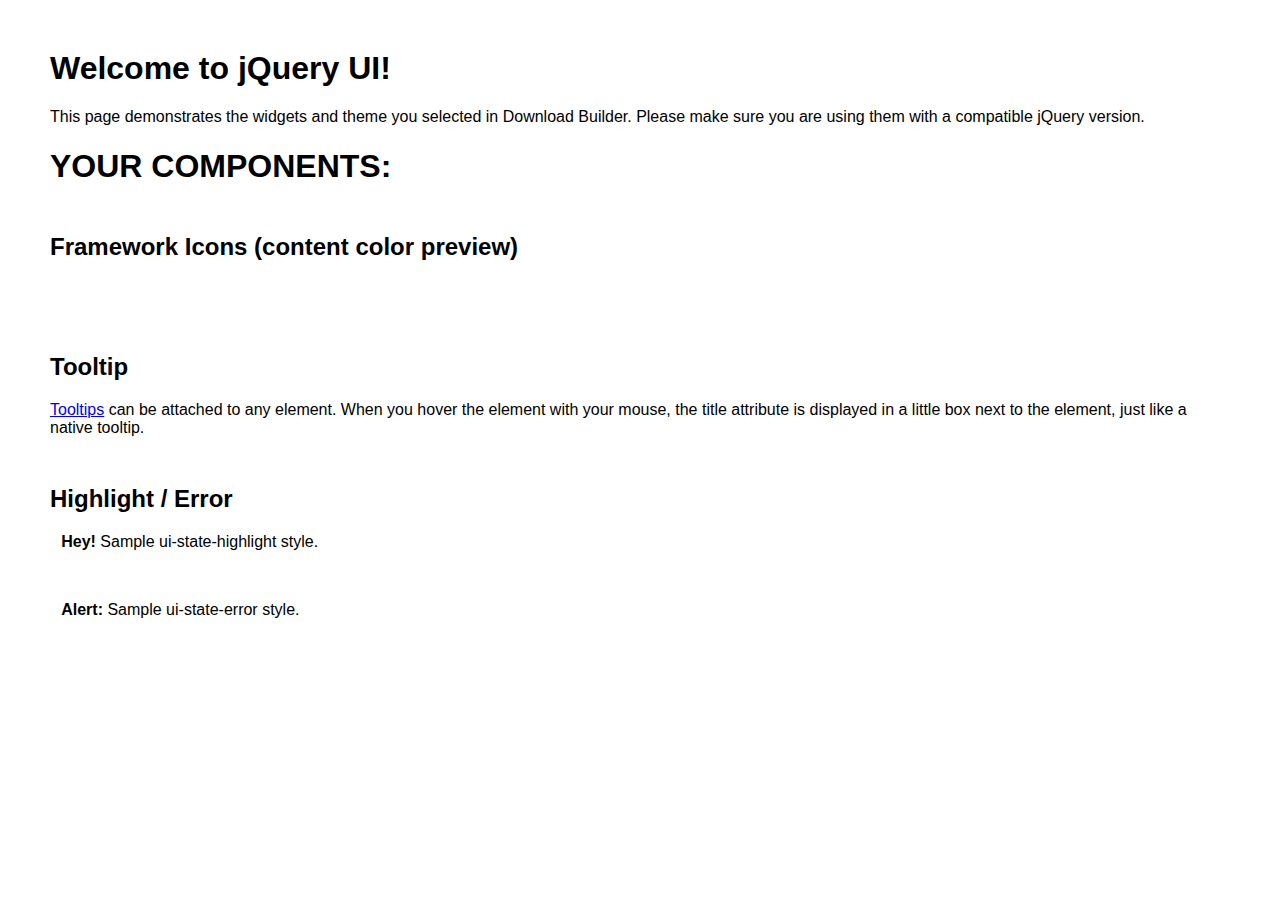
<file: jquery-ui-1.12.1.custom2/index.html>
<!doctype html>
<html lang="us">
<head>
	<meta charset="utf-8">
	<title>jQuery UI Example Page</title>
	<link href="jquery-ui.css" rel="stylesheet">
	<style>
	body{
		font-family: "Trebuchet MS", sans-serif;
		margin: 50px;
	}
	.demoHeaders {
		margin-top: 2em;
	}
	#dialog-link {
		padding: .4em 1em .4em 20px;
		text-decoration: none;
		position: relative;
	}
	#dialog-link span.ui-icon {
		margin: 0 5px 0 0;
		position: absolute;
		left: .2em;
		top: 50%;
		margin-top: -8px;
	}
	#icons {
		margin: 0;
		padding: 0;
	}
	#icons li {
		margin: 2px;
		position: relative;
		padding: 4px 0;
		cursor: pointer;
		float: left;
		list-style: none;
	}
	#icons span.ui-icon {
		float: left;
		margin: 0 4px;
	}
	.fakewindowcontain .ui-widget-overlay {
		position: absolute;
	}
	select {
		width: 200px;
	}
	</style>
</head>
<body>

<h1>Welcome to jQuery UI!</h1>

<div class="ui-widget">
	<p>This page demonstrates the widgets and theme you selected in Download Builder. Please make sure you are using them with a compatible jQuery version.</p>
</div>

<h1>YOUR COMPONENTS:</h1>









<h2 class="demoHeaders">Framework Icons (content color preview)</h2>
<ul id="icons" class="ui-widget ui-helper-clearfix">
	<li class="ui-state-default ui-corner-all" title=".ui-icon-caret-1-n"><span class="ui-icon ui-icon-caret-1-n"></span></li>
	<li class="ui-state-default ui-corner-all" title=".ui-icon-caret-1-ne"><span class="ui-icon ui-icon-caret-1-ne"></span></li>
	<li class="ui-state-default ui-corner-all" title=".ui-icon-caret-1-e"><span class="ui-icon ui-icon-caret-1-e"></span></li>
	<li class="ui-state-default ui-corner-all" title=".ui-icon-caret-1-se"><span class="ui-icon ui-icon-caret-1-se"></span></li>
	<li class="ui-state-default ui-corner-all" title=".ui-icon-caret-1-s"><span class="ui-icon ui-icon-caret-1-s"></span></li>
	<li class="ui-state-default ui-corner-all" title=".ui-icon-caret-1-sw"><span class="ui-icon ui-icon-caret-1-sw"></span></li>
	<li class="ui-state-default ui-corner-all" title=".ui-icon-caret-1-w"><span class="ui-icon ui-icon-caret-1-w"></span></li>
	<li class="ui-state-default ui-corner-all" title=".ui-icon-caret-1-nw"><span class="ui-icon ui-icon-caret-1-nw"></span></li>
	<li class="ui-state-default ui-corner-all" title=".ui-icon-caret-2-n-s"><span class="ui-icon ui-icon-caret-2-n-s"></span></li>
	<li class="ui-state-default ui-corner-all" title=".ui-icon-caret-2-e-w"><span class="ui-icon ui-icon-caret-2-e-w"></span></li>
	<li class="ui-state-default ui-corner-all" title=".ui-icon-triangle-1-n"><span class="ui-icon ui-icon-triangle-1-n"></span></li>
	<li class="ui-state-default ui-corner-all" title=".ui-icon-triangle-1-ne"><span class="ui-icon ui-icon-triangle-1-ne"></span></li>
	<li class="ui-state-default ui-corner-all" title=".ui-icon-triangle-1-e"><span class="ui-icon ui-icon-triangle-1-e"></span></li>
	<li class="ui-state-default ui-corner-all" title=".ui-icon-triangle-1-se"><span class="ui-icon ui-icon-triangle-1-se"></span></li>
	<li class="ui-state-default ui-corner-all" title=".ui-icon-triangle-1-s"><span class="ui-icon ui-icon-triangle-1-s"></span></li>
	<li class="ui-state-default ui-corner-all" title=".ui-icon-triangle-1-sw"><span class="ui-icon ui-icon-triangle-1-sw"></span></li>
	<li class="ui-state-default ui-corner-all" title=".ui-icon-triangle-1-w"><span class="ui-icon ui-icon-triangle-1-w"></span></li>
	<li class="ui-state-default ui-corner-all" title=".ui-icon-triangle-1-nw"><span class="ui-icon ui-icon-triangle-1-nw"></span></li>
	<li class="ui-state-default ui-corner-all" title=".ui-icon-triangle-2-n-s"><span class="ui-icon ui-icon-triangle-2-n-s"></span></li>
	<li class="ui-state-default ui-corner-all" title=".ui-icon-triangle-2-e-w"><span class="ui-icon ui-icon-triangle-2-e-w"></span></li>
	<li class="ui-state-default ui-corner-all" title=".ui-icon-arrow-1-n"><span class="ui-icon ui-icon-arrow-1-n"></span></li>
	<li class="ui-state-default ui-corner-all" title=".ui-icon-arrow-1-ne"><span class="ui-icon ui-icon-arrow-1-ne"></span></li>
	<li class="ui-state-default ui-corner-all" title=".ui-icon-arrow-1-e"><span class="ui-icon ui-icon-arrow-1-e"></span></li>
	<li class="ui-state-default ui-corner-all" title=".ui-icon-arrow-1-se"><span class="ui-icon ui-icon-arrow-1-se"></span></li>
	<li class="ui-state-default ui-corner-all" title=".ui-icon-arrow-1-s"><span class="ui-icon ui-icon-arrow-1-s"></span></li>
	<li class="ui-state-default ui-corner-all" title=".ui-icon-arrow-1-sw"><span class="ui-icon ui-icon-arrow-1-sw"></span></li>
	<li class="ui-state-default ui-corner-all" title=".ui-icon-arrow-1-w"><span class="ui-icon ui-icon-arrow-1-w"></span></li>
	<li class="ui-state-default ui-corner-all" title=".ui-icon-arrow-1-nw"><span class="ui-icon ui-icon-arrow-1-nw"></span></li>
	<li class="ui-state-default ui-corner-all" title=".ui-icon-arrow-2-n-s"><span class="ui-icon ui-icon-arrow-2-n-s"></span></li>
	<li class="ui-state-default ui-corner-all" title=".ui-icon-arrow-2-ne-sw"><span class="ui-icon ui-icon-arrow-2-ne-sw"></span></li>
	<li class="ui-state-default ui-corner-all" title=".ui-icon-arrow-2-e-w"><span class="ui-icon ui-icon-arrow-2-e-w"></span></li>
	<li class="ui-state-default ui-corner-all" title=".ui-icon-arrow-2-se-nw"><span class="ui-icon ui-icon-arrow-2-se-nw"></span></li>
	<li class="ui-state-default ui-corner-all" title=".ui-icon-arrowstop-1-n"><span class="ui-icon ui-icon-arrowstop-1-n"></span></li>
	<li class="ui-state-default ui-corner-all" title=".ui-icon-arrowstop-1-e"><span class="ui-icon ui-icon-arrowstop-1-e"></span></li>
	<li class="ui-state-default ui-corner-all" title=".ui-icon-arrowstop-1-s"><span class="ui-icon ui-icon-arrowstop-1-s"></span></li>
	<li class="ui-state-default ui-corner-all" title=".ui-icon-arrowstop-1-w"><span class="ui-icon ui-icon-arrowstop-1-w"></span></li>
	<li class="ui-state-default ui-corner-all" title=".ui-icon-arrowthick-1-n"><span class="ui-icon ui-icon-arrowthick-1-n"></span></li>
	<li class="ui-state-default ui-corner-all" title=".ui-icon-arrowthick-1-ne"><span class="ui-icon ui-icon-arrowthick-1-ne"></span></li>
	<li class="ui-state-default ui-corner-all" title=".ui-icon-arrowthick-1-e"><span class="ui-icon ui-icon-arrowthick-1-e"></span></li>
	<li class="ui-state-default ui-corner-all" title=".ui-icon-arrowthick-1-se"><span class="ui-icon ui-icon-arrowthick-1-se"></span></li>
	<li class="ui-state-default ui-corner-all" title=".ui-icon-arrowthick-1-s"><span class="ui-icon ui-icon-arrowthick-1-s"></span></li>
	<li class="ui-state-default ui-corner-all" title=".ui-icon-arrowthick-1-sw"><span class="ui-icon ui-icon-arrowthick-1-sw"></span></li>
	<li class="ui-state-default ui-corner-all" title=".ui-icon-arrowthick-1-w"><span class="ui-icon ui-icon-arrowthick-1-w"></span></li>
	<li class="ui-state-default ui-corner-all" title=".ui-icon-arrowthick-1-nw"><span class="ui-icon ui-icon-arrowthick-1-nw"></span></li>
	<li class="ui-state-default ui-corner-all" title=".ui-icon-arrowthick-2-n-s"><span class="ui-icon ui-icon-arrowthick-2-n-s"></span></li>
	<li class="ui-state-default ui-corner-all" title=".ui-icon-arrowthick-2-ne-sw"><span class="ui-icon ui-icon-arrowthick-2-ne-sw"></span></li>
	<li class="ui-state-default ui-corner-all" title=".ui-icon-arrowthick-2-e-w"><span class="ui-icon ui-icon-arrowthick-2-e-w"></span></li>
	<li class="ui-state-default ui-corner-all" title=".ui-icon-arrowthick-2-se-nw"><span class="ui-icon ui-icon-arrowthick-2-se-nw"></span></li>
	<li class="ui-state-default ui-corner-all" title=".ui-icon-arrowthickstop-1-n"><span class="ui-icon ui-icon-arrowthickstop-1-n"></span></li>
	<li class="ui-state-default ui-corner-all" title=".ui-icon-arrowthickstop-1-e"><span class="ui-icon ui-icon-arrowthickstop-1-e"></span></li>
	<li class="ui-state-default ui-corner-all" title=".ui-icon-arrowthickstop-1-s"><span class="ui-icon ui-icon-arrowthickstop-1-s"></span></li>
	<li class="ui-state-default ui-corner-all" title=".ui-icon-arrowthickstop-1-w"><span class="ui-icon ui-icon-arrowthickstop-1-w"></span></li>
	<li class="ui-state-default ui-corner-all" title=".ui-icon-arrowreturnthick-1-w"><span class="ui-icon ui-icon-arrowreturnthick-1-w"></span></li>
	<li class="ui-state-default ui-corner-all" title=".ui-icon-arrowreturnthick-1-n"><span class="ui-icon ui-icon-arrowreturnthick-1-n"></span></li>
	<li class="ui-state-default ui-corner-all" title=".ui-icon-arrowreturnthick-1-e"><span class="ui-icon ui-icon-arrowreturnthick-1-e"></span></li>
	<li class="ui-state-default ui-corner-all" title=".ui-icon-arrowreturnthick-1-s"><span class="ui-icon ui-icon-arrowreturnthick-1-s"></span></li>
	<li class="ui-state-default ui-corner-all" title=".ui-icon-arrowreturn-1-w"><span class="ui-icon ui-icon-arrowreturn-1-w"></span></li>
	<li class="ui-state-default ui-corner-all" title=".ui-icon-arrowreturn-1-n"><span class="ui-icon ui-icon-arrowreturn-1-n"></span></li>
	<li class="ui-state-default ui-corner-all" title=".ui-icon-arrowreturn-1-e"><span class="ui-icon ui-icon-arrowreturn-1-e"></span></li>
	<li class="ui-state-default ui-corner-all" title=".ui-icon-arrowreturn-1-s"><span class="ui-icon ui-icon-arrowreturn-1-s"></span></li>
	<li class="ui-state-default ui-corner-all" title=".ui-icon-arrowrefresh-1-w"><span class="ui-icon ui-icon-arrowrefresh-1-w"></span></li>
	<li class="ui-state-default ui-corner-all" title=".ui-icon-arrowrefresh-1-n"><span class="ui-icon ui-icon-arrowrefresh-1-n"></span></li>
	<li class="ui-state-default ui-corner-all" title=".ui-icon-arrowrefresh-1-e"><span class="ui-icon ui-icon-arrowrefresh-1-e"></span></li>
	<li class="ui-state-default ui-corner-all" title=".ui-icon-arrowrefresh-1-s"><span class="ui-icon ui-icon-arrowrefresh-1-s"></span></li>
	<li class="ui-state-default ui-corner-all" title=".ui-icon-arrow-4"><span class="ui-icon ui-icon-arrow-4"></span></li>
	<li class="ui-state-default ui-corner-all" title=".ui-icon-arrow-4-diag"><span class="ui-icon ui-icon-arrow-4-diag"></span></li>
	<li class="ui-state-default ui-corner-all" title=".ui-icon-extlink"><span class="ui-icon ui-icon-extlink"></span></li>
	<li class="ui-state-default ui-corner-all" title=".ui-icon-newwin"><span class="ui-icon ui-icon-newwin"></span></li>
	<li class="ui-state-default ui-corner-all" title=".ui-icon-refresh"><span class="ui-icon ui-icon-refresh"></span></li>
	<li class="ui-state-default ui-corner-all" title=".ui-icon-shuffle"><span class="ui-icon ui-icon-shuffle"></span></li>
	<li class="ui-state-default ui-corner-all" title=".ui-icon-transfer-e-w"><span class="ui-icon ui-icon-transfer-e-w"></span></li>
	<li class="ui-state-default ui-corner-all" title=".ui-icon-transferthick-e-w"><span class="ui-icon ui-icon-transferthick-e-w"></span></li>
	<li class="ui-state-default ui-corner-all" title=".ui-icon-folder-collapsed"><span class="ui-icon ui-icon-folder-collapsed"></span></li>
	<li class="ui-state-default ui-corner-all" title=".ui-icon-folder-open"><span class="ui-icon ui-icon-folder-open"></span></li>
	<li class="ui-state-default ui-corner-all" title=".ui-icon-document"><span class="ui-icon ui-icon-document"></span></li>
	<li class="ui-state-default ui-corner-all" title=".ui-icon-document-b"><span class="ui-icon ui-icon-document-b"></span></li>
	<li class="ui-state-default ui-corner-all" title=".ui-icon-note"><span class="ui-icon ui-icon-note"></span></li>
	<li class="ui-state-default ui-corner-all" title=".ui-icon-mail-closed"><span class="ui-icon ui-icon-mail-closed"></span></li>
	<li class="ui-state-default ui-corner-all" title=".ui-icon-mail-open"><span class="ui-icon ui-icon-mail-open"></span></li>
	<li class="ui-state-default ui-corner-all" title=".ui-icon-suitcase"><span class="ui-icon ui-icon-suitcase"></span></li>
	<li class="ui-state-default ui-corner-all" title=".ui-icon-comment"><span class="ui-icon ui-icon-comment"></span></li>
	<li class="ui-state-default ui-corner-all" title=".ui-icon-person"><span class="ui-icon ui-icon-person"></span></li>
	<li class="ui-state-default ui-corner-all" title=".ui-icon-print"><span class="ui-icon ui-icon-print"></span></li>
	<li class="ui-state-default ui-corner-all" title=".ui-icon-trash"><span class="ui-icon ui-icon-trash"></span></li>
	<li class="ui-state-default ui-corner-all" title=".ui-icon-locked"><span class="ui-icon ui-icon-locked"></span></li>
	<li class="ui-state-default ui-corner-all" title=".ui-icon-unlocked"><span class="ui-icon ui-icon-unlocked"></span></li>
	<li class="ui-state-default ui-corner-all" title=".ui-icon-bookmark"><span class="ui-icon ui-icon-bookmark"></span></li>
	<li class="ui-state-default ui-corner-all" title=".ui-icon-tag"><span class="ui-icon ui-icon-tag"></span></li>
	<li class="ui-state-default ui-corner-all" title=".ui-icon-home"><span class="ui-icon ui-icon-home"></span></li>
	<li class="ui-state-default ui-corner-all" title=".ui-icon-flag"><span class="ui-icon ui-icon-flag"></span></li>
	<li class="ui-state-default ui-corner-all" title=".ui-icon-calculator"><span class="ui-icon ui-icon-calculator"></span></li>
	<li class="ui-state-default ui-corner-all" title=".ui-icon-cart"><span class="ui-icon ui-icon-cart"></span></li>
	<li class="ui-state-default ui-corner-all" title=".ui-icon-pencil"><span class="ui-icon ui-icon-pencil"></span></li>
	<li class="ui-state-default ui-corner-all" title=".ui-icon-clock"><span class="ui-icon ui-icon-clock"></span></li>
	<li class="ui-state-default ui-corner-all" title=".ui-icon-disk"><span class="ui-icon ui-icon-disk"></span></li>
	<li class="ui-state-default ui-corner-all" title=".ui-icon-calendar"><span class="ui-icon ui-icon-calendar"></span></li>
	<li class="ui-state-default ui-corner-all" title=".ui-icon-zoomin"><span class="ui-icon ui-icon-zoomin"></span></li>
	<li class="ui-state-default ui-corner-all" title=".ui-icon-zoomout"><span class="ui-icon ui-icon-zoomout"></span></li>
	<li class="ui-state-default ui-corner-all" title=".ui-icon-search"><span class="ui-icon ui-icon-search"></span></li>
	<li class="ui-state-default ui-corner-all" title=".ui-icon-wrench"><span class="ui-icon ui-icon-wrench"></span></li>
	<li class="ui-state-default ui-corner-all" title=".ui-icon-gear"><span class="ui-icon ui-icon-gear"></span></li>
	<li class="ui-state-default ui-corner-all" title=".ui-icon-heart"><span class="ui-icon ui-icon-heart"></span></li>
	<li class="ui-state-default ui-corner-all" title=".ui-icon-star"><span class="ui-icon ui-icon-star"></span></li>
	<li class="ui-state-default ui-corner-all" title=".ui-icon-link"><span class="ui-icon ui-icon-link"></span></li>
	<li class="ui-state-default ui-corner-all" title=".ui-icon-cancel"><span class="ui-icon ui-icon-cancel"></span></li>
	<li class="ui-state-default ui-corner-all" title=".ui-icon-plus"><span class="ui-icon ui-icon-plus"></span></li>
	<li class="ui-state-default ui-corner-all" title=".ui-icon-plusthick"><span class="ui-icon ui-icon-plusthick"></span></li>
	<li class="ui-state-default ui-corner-all" title=".ui-icon-minus"><span class="ui-icon ui-icon-minus"></span></li>
	<li class="ui-state-default ui-corner-all" title=".ui-icon-minusthick"><span class="ui-icon ui-icon-minusthick"></span></li>
	<li class="ui-state-default ui-corner-all" title=".ui-icon-close"><span class="ui-icon ui-icon-close"></span></li>
	<li class="ui-state-default ui-corner-all" title=".ui-icon-closethick"><span class="ui-icon ui-icon-closethick"></span></li>
	<li class="ui-state-default ui-corner-all" title=".ui-icon-key"><span class="ui-icon ui-icon-key"></span></li>
	<li class="ui-state-default ui-corner-all" title=".ui-icon-lightbulb"><span class="ui-icon ui-icon-lightbulb"></span></li>
	<li class="ui-state-default ui-corner-all" title=".ui-icon-scissors"><span class="ui-icon ui-icon-scissors"></span></li>
	<li class="ui-state-default ui-corner-all" title=".ui-icon-clipboard"><span class="ui-icon ui-icon-clipboard"></span></li>
	<li class="ui-state-default ui-corner-all" title=".ui-icon-copy"><span class="ui-icon ui-icon-copy"></span></li>
	<li class="ui-state-default ui-corner-all" title=".ui-icon-contact"><span class="ui-icon ui-icon-contact"></span></li>
	<li class="ui-state-default ui-corner-all" title=".ui-icon-image"><span class="ui-icon ui-icon-image"></span></li>
	<li class="ui-state-default ui-corner-all" title=".ui-icon-video"><span class="ui-icon ui-icon-video"></span></li>
	<li class="ui-state-default ui-corner-all" title=".ui-icon-script"><span class="ui-icon ui-icon-script"></span></li>
	<li class="ui-state-default ui-corner-all" title=".ui-icon-alert"><span class="ui-icon ui-icon-alert"></span></li>
	<li class="ui-state-default ui-corner-all" title=".ui-icon-info"><span class="ui-icon ui-icon-info"></span></li>
	<li class="ui-state-default ui-corner-all" title=".ui-icon-notice"><span class="ui-icon ui-icon-notice"></span></li>
	<li class="ui-state-default ui-corner-all" title=".ui-icon-help"><span class="ui-icon ui-icon-help"></span></li>
	<li class="ui-state-default ui-corner-all" title=".ui-icon-check"><span class="ui-icon ui-icon-check"></span></li>
	<li class="ui-state-default ui-corner-all" title=".ui-icon-bullet"><span class="ui-icon ui-icon-bullet"></span></li>
	<li class="ui-state-default ui-corner-all" title=".ui-icon-radio-off"><span class="ui-icon ui-icon-radio-off"></span></li>
	<li class="ui-state-default ui-corner-all" title=".ui-icon-radio-on"><span class="ui-icon ui-icon-radio-on"></span></li>
	<li class="ui-state-default ui-corner-all" title=".ui-icon-pin-w"><span class="ui-icon ui-icon-pin-w"></span></li>
	<li class="ui-state-default ui-corner-all" title=".ui-icon-pin-s"><span class="ui-icon ui-icon-pin-s"></span></li>
	<li class="ui-state-default ui-corner-all" title=".ui-icon-play"><span class="ui-icon ui-icon-play"></span></li>
	<li class="ui-state-default ui-corner-all" title=".ui-icon-pause"><span class="ui-icon ui-icon-pause"></span></li>
	<li class="ui-state-default ui-corner-all" title=".ui-icon-seek-next"><span class="ui-icon ui-icon-seek-next"></span></li>
	<li class="ui-state-default ui-corner-all" title=".ui-icon-seek-prev"><span class="ui-icon ui-icon-seek-prev"></span></li>
	<li class="ui-state-default ui-corner-all" title=".ui-icon-seek-end"><span class="ui-icon ui-icon-seek-end"></span></li>
	<li class="ui-state-default ui-corner-all" title=".ui-icon-seek-first"><span class="ui-icon ui-icon-seek-first"></span></li>
	<li class="ui-state-default ui-corner-all" title=".ui-icon-stop"><span class="ui-icon ui-icon-stop"></span></li>
	<li class="ui-state-default ui-corner-all" title=".ui-icon-eject"><span class="ui-icon ui-icon-eject"></span></li>
	<li class="ui-state-default ui-corner-all" title=".ui-icon-volume-off"><span class="ui-icon ui-icon-volume-off"></span></li>
	<li class="ui-state-default ui-corner-all" title=".ui-icon-volume-on"><span class="ui-icon ui-icon-volume-on"></span></li>
	<li class="ui-state-default ui-corner-all" title=".ui-icon-power"><span class="ui-icon ui-icon-power"></span></li>
	<li class="ui-state-default ui-corner-all" title=".ui-icon-signal-diag"><span class="ui-icon ui-icon-signal-diag"></span></li>
	<li class="ui-state-default ui-corner-all" title=".ui-icon-signal"><span class="ui-icon ui-icon-signal"></span></li>
	<li class="ui-state-default ui-corner-all" title=".ui-icon-battery-0"><span class="ui-icon ui-icon-battery-0"></span></li>
	<li class="ui-state-default ui-corner-all" title=".ui-icon-battery-1"><span class="ui-icon ui-icon-battery-1"></span></li>
	<li class="ui-state-default ui-corner-all" title=".ui-icon-battery-2"><span class="ui-icon ui-icon-battery-2"></span></li>
	<li class="ui-state-default ui-corner-all" title=".ui-icon-battery-3"><span class="ui-icon ui-icon-battery-3"></span></li>
	<li class="ui-state-default ui-corner-all" title=".ui-icon-circle-plus"><span class="ui-icon ui-icon-circle-plus"></span></li>
	<li class="ui-state-default ui-corner-all" title=".ui-icon-circle-minus"><span class="ui-icon ui-icon-circle-minus"></span></li>
	<li class="ui-state-default ui-corner-all" title=".ui-icon-circle-close"><span class="ui-icon ui-icon-circle-close"></span></li>
	<li class="ui-state-default ui-corner-all" title=".ui-icon-circle-triangle-e"><span class="ui-icon ui-icon-circle-triangle-e"></span></li>
	<li class="ui-state-default ui-corner-all" title=".ui-icon-circle-triangle-s"><span class="ui-icon ui-icon-circle-triangle-s"></span></li>
	<li class="ui-state-default ui-corner-all" title=".ui-icon-circle-triangle-w"><span class="ui-icon ui-icon-circle-triangle-w"></span></li>
	<li class="ui-state-default ui-corner-all" title=".ui-icon-circle-triangle-n"><span class="ui-icon ui-icon-circle-triangle-n"></span></li>
	<li class="ui-state-default ui-corner-all" title=".ui-icon-circle-arrow-e"><span class="ui-icon ui-icon-circle-arrow-e"></span></li>
	<li class="ui-state-default ui-corner-all" title=".ui-icon-circle-arrow-s"><span class="ui-icon ui-icon-circle-arrow-s"></span></li>
	<li class="ui-state-default ui-corner-all" title=".ui-icon-circle-arrow-w"><span class="ui-icon ui-icon-circle-arrow-w"></span></li>
	<li class="ui-state-default ui-corner-all" title=".ui-icon-circle-arrow-n"><span class="ui-icon ui-icon-circle-arrow-n"></span></li>
	<li class="ui-state-default ui-corner-all" title=".ui-icon-circle-zoomin"><span class="ui-icon ui-icon-circle-zoomin"></span></li>
	<li class="ui-state-default ui-corner-all" title=".ui-icon-circle-zoomout"><span class="ui-icon ui-icon-circle-zoomout"></span></li>
	<li class="ui-state-default ui-corner-all" title=".ui-icon-circle-check"><span class="ui-icon ui-icon-circle-check"></span></li>
	<li class="ui-state-default ui-corner-all" title=".ui-icon-circlesmall-plus"><span class="ui-icon ui-icon-circlesmall-plus"></span></li>
	<li class="ui-state-default ui-corner-all" title=".ui-icon-circlesmall-minus"><span class="ui-icon ui-icon-circlesmall-minus"></span></li>
	<li class="ui-state-default ui-corner-all" title=".ui-icon-circlesmall-close"><span class="ui-icon ui-icon-circlesmall-close"></span></li>
	<li class="ui-state-default ui-corner-all" title=".ui-icon-squaresmall-plus"><span class="ui-icon ui-icon-squaresmall-plus"></span></li>
	<li class="ui-state-default ui-corner-all" title=".ui-icon-squaresmall-minus"><span class="ui-icon ui-icon-squaresmall-minus"></span></li>
	<li class="ui-state-default ui-corner-all" title=".ui-icon-squaresmall-close"><span class="ui-icon ui-icon-squaresmall-close"></span></li>
	<li class="ui-state-default ui-corner-all" title=".ui-icon-grip-dotted-vertical"><span class="ui-icon ui-icon-grip-dotted-vertical"></span></li>
	<li class="ui-state-default ui-corner-all" title=".ui-icon-grip-dotted-horizontal"><span class="ui-icon ui-icon-grip-dotted-horizontal"></span></li>
	<li class="ui-state-default ui-corner-all" title=".ui-icon-grip-solid-vertical"><span class="ui-icon ui-icon-grip-solid-vertical"></span></li>
	<li class="ui-state-default ui-corner-all" title=".ui-icon-grip-solid-horizontal"><span class="ui-icon ui-icon-grip-solid-horizontal"></span></li>
	<li class="ui-state-default ui-corner-all" title=".ui-icon-gripsmall-diagonal-se"><span class="ui-icon ui-icon-gripsmall-diagonal-se"></span></li>
	<li class="ui-state-default ui-corner-all" title=".ui-icon-grip-diagonal-se"><span class="ui-icon ui-icon-grip-diagonal-se"></span></li>
</ul>







<!-- Tooltip -->
<h2 class="demoHeaders">Tooltip</h2>
<p id="tooltip">
	<a href="#" title="That&apos;s what this widget is">Tooltips</a> can be attached to any element. When you hover
the element with your mouse, the title attribute is displayed in a little box next to the element, just like a native tooltip.
</p>

<!-- Highlight / Error -->
<h2 class="demoHeaders">Highlight / Error</h2>
<div class="ui-widget">
	<div class="ui-state-highlight ui-corner-all" style="margin-top: 20px; padding: 0 .7em;">
		<p><span class="ui-icon ui-icon-info" style="float: left; margin-right: .3em;"></span>
		<strong>Hey!</strong> Sample ui-state-highlight style.</p>
	</div>
</div>
<br>
<div class="ui-widget">
	<div class="ui-state-error ui-corner-all" style="padding: 0 .7em;">
		<p><span class="ui-icon ui-icon-alert" style="float: left; margin-right: .3em;"></span>
		<strong>Alert:</strong> Sample ui-state-error style.</p>
	</div>
</div>

<script src="external/jquery/jquery.js"></script>
<script src="jquery-ui.js"></script>
<script>












$( "#tooltip" ).tooltip();


// Hover states on the static widgets
$( "#dialog-link, #icons li" ).hover(
	function() {
		$( this ).addClass( "ui-state-hover" );
	},
	function() {
		$( this ).removeClass( "ui-state-hover" );
	}
);
</script>
</body>
</html>
</file>
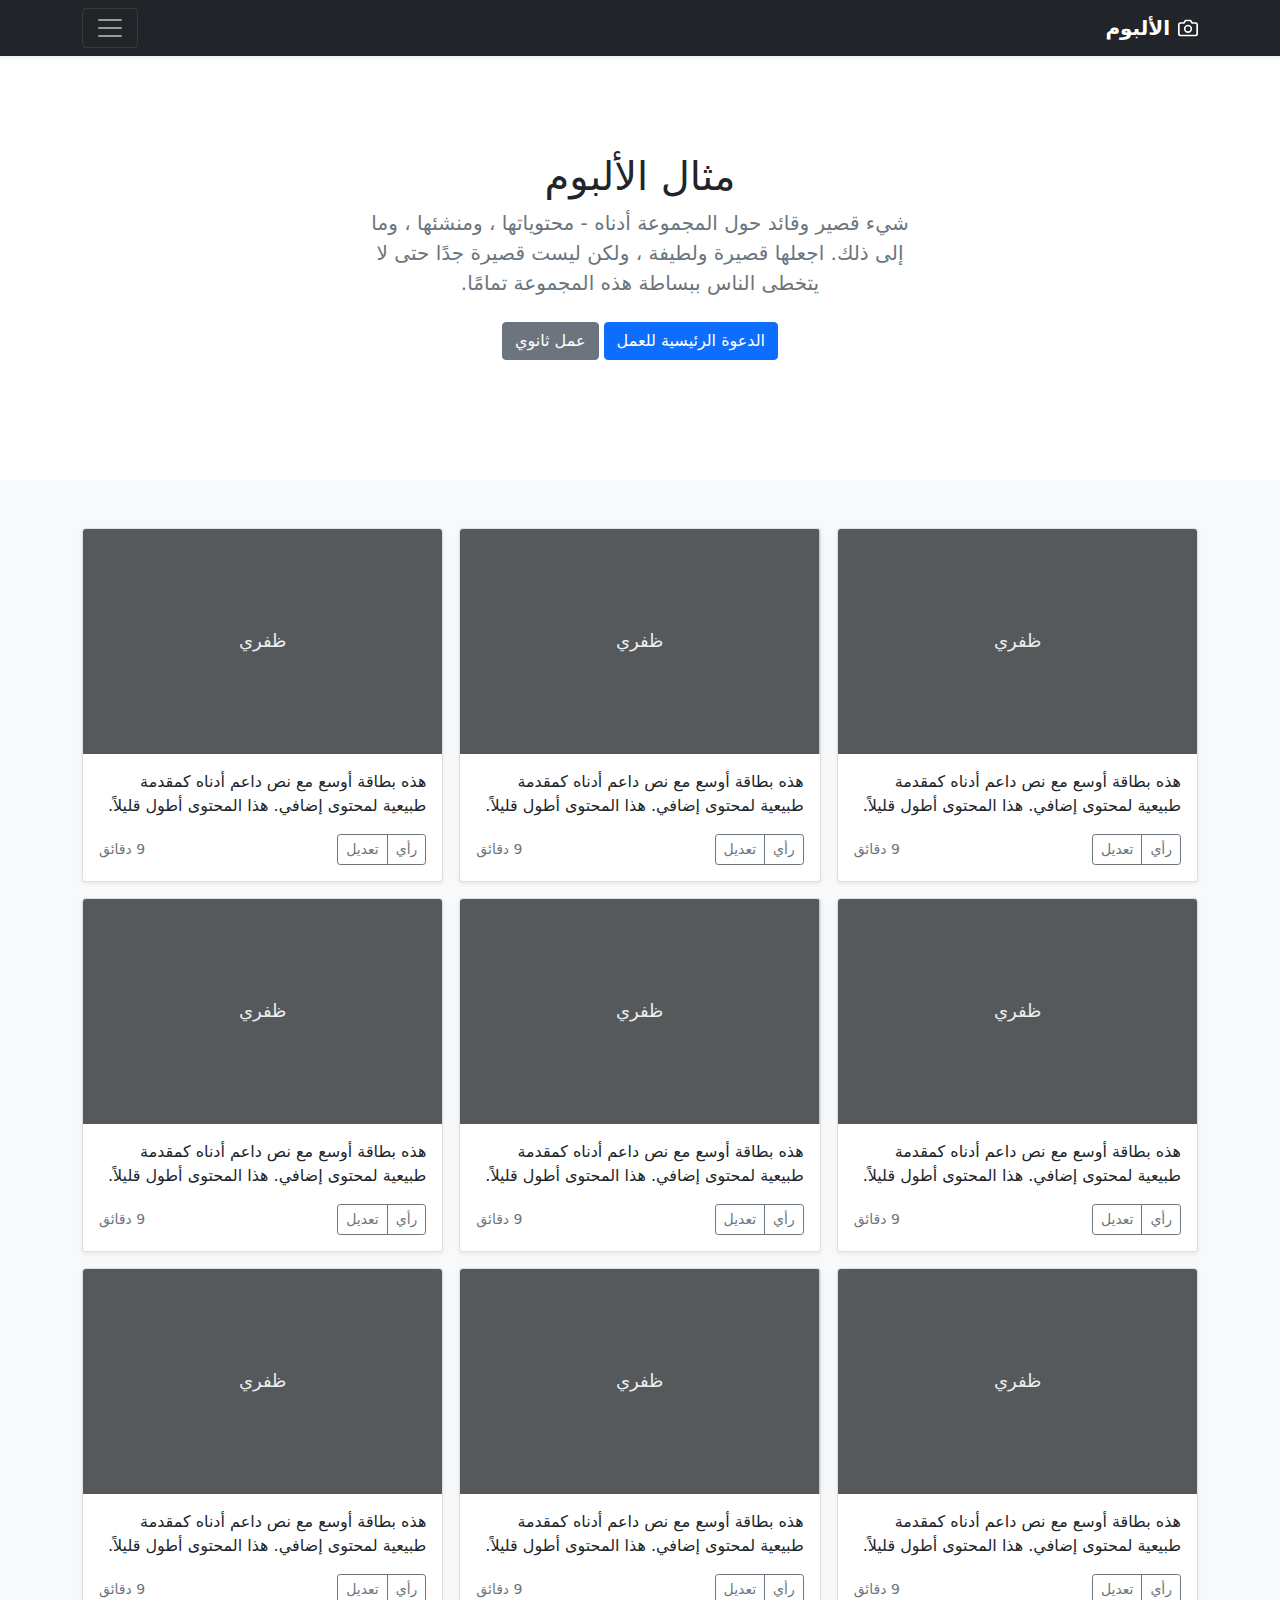
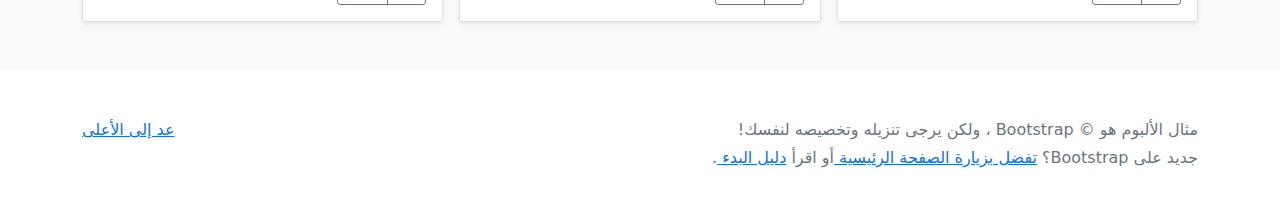
<file: bootstrap-5.0.0-beta1-examples/album-rtl/index.html>
<!doctype html>
<html lang="ar" dir="rtl">
  <head>
    <meta charset="utf-8">
    <meta name="viewport" content="width=device-width, initial-scale=1">
    <meta name="description" content="">
    <meta name="author" content="Mark Otto, Jacob Thornton, and Bootstrap contributors">
    <meta name="generator" content="Hugo 0.79.0">
    <title>مثال الألبوم · Bootstrap v5.0</title>

    <link rel="canonical" href="https://getbootstrap.com/docs/5.0/examples/album-rtl/">

    

    <!-- Bootstrap core CSS -->
<link href="../assets/dist/css/bootstrap.rtl.min.css" rel="stylesheet">

    <style>
      .bd-placeholder-img {
        font-size: 1.125rem;
        text-anchor: middle;
        -webkit-user-select: none;
        -moz-user-select: none;
        user-select: none;
      }

      @media (min-width: 768px) {
        .bd-placeholder-img-lg {
          font-size: 3.5rem;
        }
      }
    </style>

    
  </head>
  <body>
    
<header>
  <div class="collapse bg-dark" id="navbarHeader">
    <div class="container">
      <div class="row">
        <div class="col-sm-8 col-md-7 py-4">
          <h4 class="text-white">حول</h4>
          <p class="text-muted">أضف بعض المعلومات حول الألبوم أدناه أو المؤلف أو أي سياق خلفية آخر. اجعلها بضع جمل طويلة حتى يتمكن الناس من التقاط بعض الحكايات المفيدة. ثم اربطها ببعض مواقع التواصل الاجتماعي أو معلومات الاتصال.</p>
        </div>
        <div class="col-sm-4 offset-md-1 py-4">
          <h4 class="text-white">اتصل</h4>
          <ul class="list-unstyled">
            <li><a href="#" class="text-white">تابع على تويتر</a></li>
            <li><a href="#" class="text-white">مثل في الفيسبوك</a></li>
            <li><a href="#" class="text-white">راسلني</a></li>
          </ul>
        </div>
      </div>
    </div>
  </div>
  <div class="navbar navbar-dark bg-dark shadow-sm">
    <div class="container">
      <a href="#" class="navbar-brand d-flex align-items-center">
        <svg xmlns="http://www.w3.org/2000/svg" width="20" height="20" fill="none" stroke="currentColor" stroke-linecap="round" stroke-linejoin="round" stroke-width="2" aria-hidden="true" class="me-2" viewBox="0 0 24 24"><path d="M23 19a2 2 0 0 1-2 2H3a2 2 0 0 1-2-2V8a2 2 0 0 1 2-2h4l2-3h6l2 3h4a2 2 0 0 1 2 2z"/><circle cx="12" cy="13" r="4"/></svg>
        <strong>الألبوم</strong>
      </a>
      <button class="navbar-toggler" type="button" data-bs-toggle="collapse" data-bs-target="#navbarHeader" aria-controls="navbarHeader" aria-expanded="false" aria-label="تبديل التنقل">
        <span class="navbar-toggler-icon"></span>
      </button>
    </div>
  </div>
</header>

<main>

  <section class="py-5 text-center container">
    <div class="row py-lg-5">
      <div class="col-lg-6 col-md-8 mx-auto">
        <h1 class="font-weight-light">مثال الألبوم</h1>
        <p class="lead text-muted">شيء قصير وقائد حول المجموعة أدناه - محتوياتها ، ومنشئها ، وما إلى ذلك. اجعلها قصيرة ولطيفة ، ولكن ليست قصيرة جدًا حتى لا يتخطى الناس ببساطة هذه المجموعة تمامًا.</p>
        <p>
          <a href="#" class="btn btn-primary my-2">الدعوة الرئيسية للعمل</a>
          <a href="#" class="btn btn-secondary my-2">عمل ثانوي</a>
        </p>
      </div>
    </div>
  </section>

  <div class="album py-5 bg-light">
    <div class="container">

      <div class="row row-cols-1 row-cols-sm-2 row-cols-md-3 g-3">
        <div class="col">
          <div class="card shadow-sm">
            <svg class="bd-placeholder-img card-img-top" width="100%" height="225" xmlns="http://www.w3.org/2000/svg" role="img" aria-label="Placeholder: ظفري" preserveAspectRatio="xMidYMid slice" focusable="false"><title>Placeholder</title><rect width="100%" height="100%" fill="#55595c"/><text x="50%" y="50%" fill="#eceeef" dy=".3em">ظفري</text></svg>

            <div class="card-body">
              <p class="card-text">هذه بطاقة أوسع مع نص داعم أدناه كمقدمة طبيعية لمحتوى إضافي. هذا المحتوى أطول قليلاً.</p>
              <div class="d-flex justify-content-between align-items-center">
                <div class="btn-group">
                  <button type="button" class="btn btn-sm btn-outline-secondary">رأي</button>
                  <button type="button" class="btn btn-sm btn-outline-secondary">تعديل</button>
                </div>
                <small class="text-muted">9 دقائق</small>
              </div>
            </div>
          </div>
        </div>
        <div class="col">
          <div class="card shadow-sm">
            <svg class="bd-placeholder-img card-img-top" width="100%" height="225" xmlns="http://www.w3.org/2000/svg" role="img" aria-label="Placeholder: ظفري" preserveAspectRatio="xMidYMid slice" focusable="false"><title>Placeholder</title><rect width="100%" height="100%" fill="#55595c"/><text x="50%" y="50%" fill="#eceeef" dy=".3em">ظفري</text></svg>

            <div class="card-body">
              <p class="card-text">هذه بطاقة أوسع مع نص داعم أدناه كمقدمة طبيعية لمحتوى إضافي. هذا المحتوى أطول قليلاً.</p>
              <div class="d-flex justify-content-between align-items-center">
                <div class="btn-group">
                  <button type="button" class="btn btn-sm btn-outline-secondary">رأي</button>
                  <button type="button" class="btn btn-sm btn-outline-secondary">تعديل</button>
                </div>
                <small class="text-muted">9 دقائق</small>
              </div>
            </div>
          </div>
        </div>
        <div class="col">
          <div class="card shadow-sm">
            <svg class="bd-placeholder-img card-img-top" width="100%" height="225" xmlns="http://www.w3.org/2000/svg" role="img" aria-label="Placeholder: ظفري" preserveAspectRatio="xMidYMid slice" focusable="false"><title>Placeholder</title><rect width="100%" height="100%" fill="#55595c"/><text x="50%" y="50%" fill="#eceeef" dy=".3em">ظفري</text></svg>

            <div class="card-body">
              <p class="card-text">هذه بطاقة أوسع مع نص داعم أدناه كمقدمة طبيعية لمحتوى إضافي. هذا المحتوى أطول قليلاً.</p>
              <div class="d-flex justify-content-between align-items-center">
                <div class="btn-group">
                  <button type="button" class="btn btn-sm btn-outline-secondary">رأي</button>
                  <button type="button" class="btn btn-sm btn-outline-secondary">تعديل</button>
                </div>
                <small class="text-muted">9 دقائق</small>
              </div>
            </div>
          </div>
        </div>

        <div class="col">
          <div class="card shadow-sm">
            <svg class="bd-placeholder-img card-img-top" width="100%" height="225" xmlns="http://www.w3.org/2000/svg" role="img" aria-label="Placeholder: ظفري" preserveAspectRatio="xMidYMid slice" focusable="false"><title>Placeholder</title><rect width="100%" height="100%" fill="#55595c"/><text x="50%" y="50%" fill="#eceeef" dy=".3em">ظفري</text></svg>

            <div class="card-body">
              <p class="card-text">هذه بطاقة أوسع مع نص داعم أدناه كمقدمة طبيعية لمحتوى إضافي. هذا المحتوى أطول قليلاً.</p>
              <div class="d-flex justify-content-between align-items-center">
                <div class="btn-group">
                  <button type="button" class="btn btn-sm btn-outline-secondary">رأي</button>
                  <button type="button" class="btn btn-sm btn-outline-secondary">تعديل</button>
                </div>
                <small class="text-muted">9 دقائق</small>
              </div>
            </div>
          </div>
        </div>
        <div class="col">
          <div class="card shadow-sm">
            <svg class="bd-placeholder-img card-img-top" width="100%" height="225" xmlns="http://www.w3.org/2000/svg" role="img" aria-label="Placeholder: ظفري" preserveAspectRatio="xMidYMid slice" focusable="false"><title>Placeholder</title><rect width="100%" height="100%" fill="#55595c"/><text x="50%" y="50%" fill="#eceeef" dy=".3em">ظفري</text></svg>

            <div class="card-body">
              <p class="card-text">هذه بطاقة أوسع مع نص داعم أدناه كمقدمة طبيعية لمحتوى إضافي. هذا المحتوى أطول قليلاً.</p>
              <div class="d-flex justify-content-between align-items-center">
                <div class="btn-group">
                  <button type="button" class="btn btn-sm btn-outline-secondary">رأي</button>
                  <button type="button" class="btn btn-sm btn-outline-secondary">تعديل</button>
                </div>
                <small class="text-muted">9 دقائق</small>
              </div>
            </div>
          </div>
        </div>
        <div class="col">
          <div class="card shadow-sm">
            <svg class="bd-placeholder-img card-img-top" width="100%" height="225" xmlns="http://www.w3.org/2000/svg" role="img" aria-label="Placeholder: ظفري" preserveAspectRatio="xMidYMid slice" focusable="false"><title>Placeholder</title><rect width="100%" height="100%" fill="#55595c"/><text x="50%" y="50%" fill="#eceeef" dy=".3em">ظفري</text></svg>

            <div class="card-body">
              <p class="card-text">هذه بطاقة أوسع مع نص داعم أدناه كمقدمة طبيعية لمحتوى إضافي. هذا المحتوى أطول قليلاً.</p>
              <div class="d-flex justify-content-between align-items-center">
                <div class="btn-group">
                  <button type="button" class="btn btn-sm btn-outline-secondary">رأي</button>
                  <button type="button" class="btn btn-sm btn-outline-secondary">تعديل</button>
                </div>
                <small class="text-muted">9 دقائق</small>
              </div>
            </div>
          </div>
        </div>

        <div class="col">
          <div class="card shadow-sm">
            <svg class="bd-placeholder-img card-img-top" width="100%" height="225" xmlns="http://www.w3.org/2000/svg" role="img" aria-label="Placeholder: ظفري" preserveAspectRatio="xMidYMid slice" focusable="false"><title>Placeholder</title><rect width="100%" height="100%" fill="#55595c"/><text x="50%" y="50%" fill="#eceeef" dy=".3em">ظفري</text></svg>

            <div class="card-body">
              <p class="card-text">هذه بطاقة أوسع مع نص داعم أدناه كمقدمة طبيعية لمحتوى إضافي. هذا المحتوى أطول قليلاً.</p>
              <div class="d-flex justify-content-between align-items-center">
                <div class="btn-group">
                  <button type="button" class="btn btn-sm btn-outline-secondary">رأي</button>
                  <button type="button" class="btn btn-sm btn-outline-secondary">تعديل</button>
                </div>
                <small class="text-muted">9 دقائق</small>
              </div>
            </div>
          </div>
        </div>
        <div class="col">
          <div class="card shadow-sm">
            <svg class="bd-placeholder-img card-img-top" width="100%" height="225" xmlns="http://www.w3.org/2000/svg" role="img" aria-label="Placeholder: ظفري" preserveAspectRatio="xMidYMid slice" focusable="false"><title>Placeholder</title><rect width="100%" height="100%" fill="#55595c"/><text x="50%" y="50%" fill="#eceeef" dy=".3em">ظفري</text></svg>

            <div class="card-body">
              <p class="card-text">هذه بطاقة أوسع مع نص داعم أدناه كمقدمة طبيعية لمحتوى إضافي. هذا المحتوى أطول قليلاً.</p>
              <div class="d-flex justify-content-between align-items-center">
                <div class="btn-group">
                  <button type="button" class="btn btn-sm btn-outline-secondary">رأي</button>
                  <button type="button" class="btn btn-sm btn-outline-secondary">تعديل</button>
                </div>
                <small class="text-muted">9 دقائق</small>
              </div>
            </div>
          </div>
        </div>
        <div class="col">
          <div class="card shadow-sm">
            <svg class="bd-placeholder-img card-img-top" width="100%" height="225" xmlns="http://www.w3.org/2000/svg" role="img" aria-label="Placeholder: ظفري" preserveAspectRatio="xMidYMid slice" focusable="false"><title>Placeholder</title><rect width="100%" height="100%" fill="#55595c"/><text x="50%" y="50%" fill="#eceeef" dy=".3em">ظفري</text></svg>

            <div class="card-body">
              <p class="card-text">هذه بطاقة أوسع مع نص داعم أدناه كمقدمة طبيعية لمحتوى إضافي. هذا المحتوى أطول قليلاً.</p>
              <div class="d-flex justify-content-between align-items-center">
                <div class="btn-group">
                  <button type="button" class="btn btn-sm btn-outline-secondary">رأي</button>
                  <button type="button" class="btn btn-sm btn-outline-secondary">تعديل</button>
                </div>
                <small class="text-muted">9 دقائق</small>
              </div>
            </div>
          </div>
        </div>
      </div>
    </div>
  </div>

</main>

<footer class="text-muted py-5">
  <div class="container">
    <p class="float-end mb-1">
      <a href="#">عد إلى الأعلى</a>
    </p>
    <p class="mb-1">مثال الألبوم هو © Bootstrap ، ولكن يرجى تنزيله وتخصيصه لنفسك!</p>
    <p class="mb-0">جديد على Bootstrap؟ <a href="/"> تفضل بزيارة الصفحة الرئيسية </a> أو اقرأ <a href="../getting-started/introduction/ "> دليل البدء </a>.</p>
  </div>
</footer>


    <script src="../assets/dist/js/bootstrap.bundle.min.js"></script>

      
  </body>
</html>
</file>
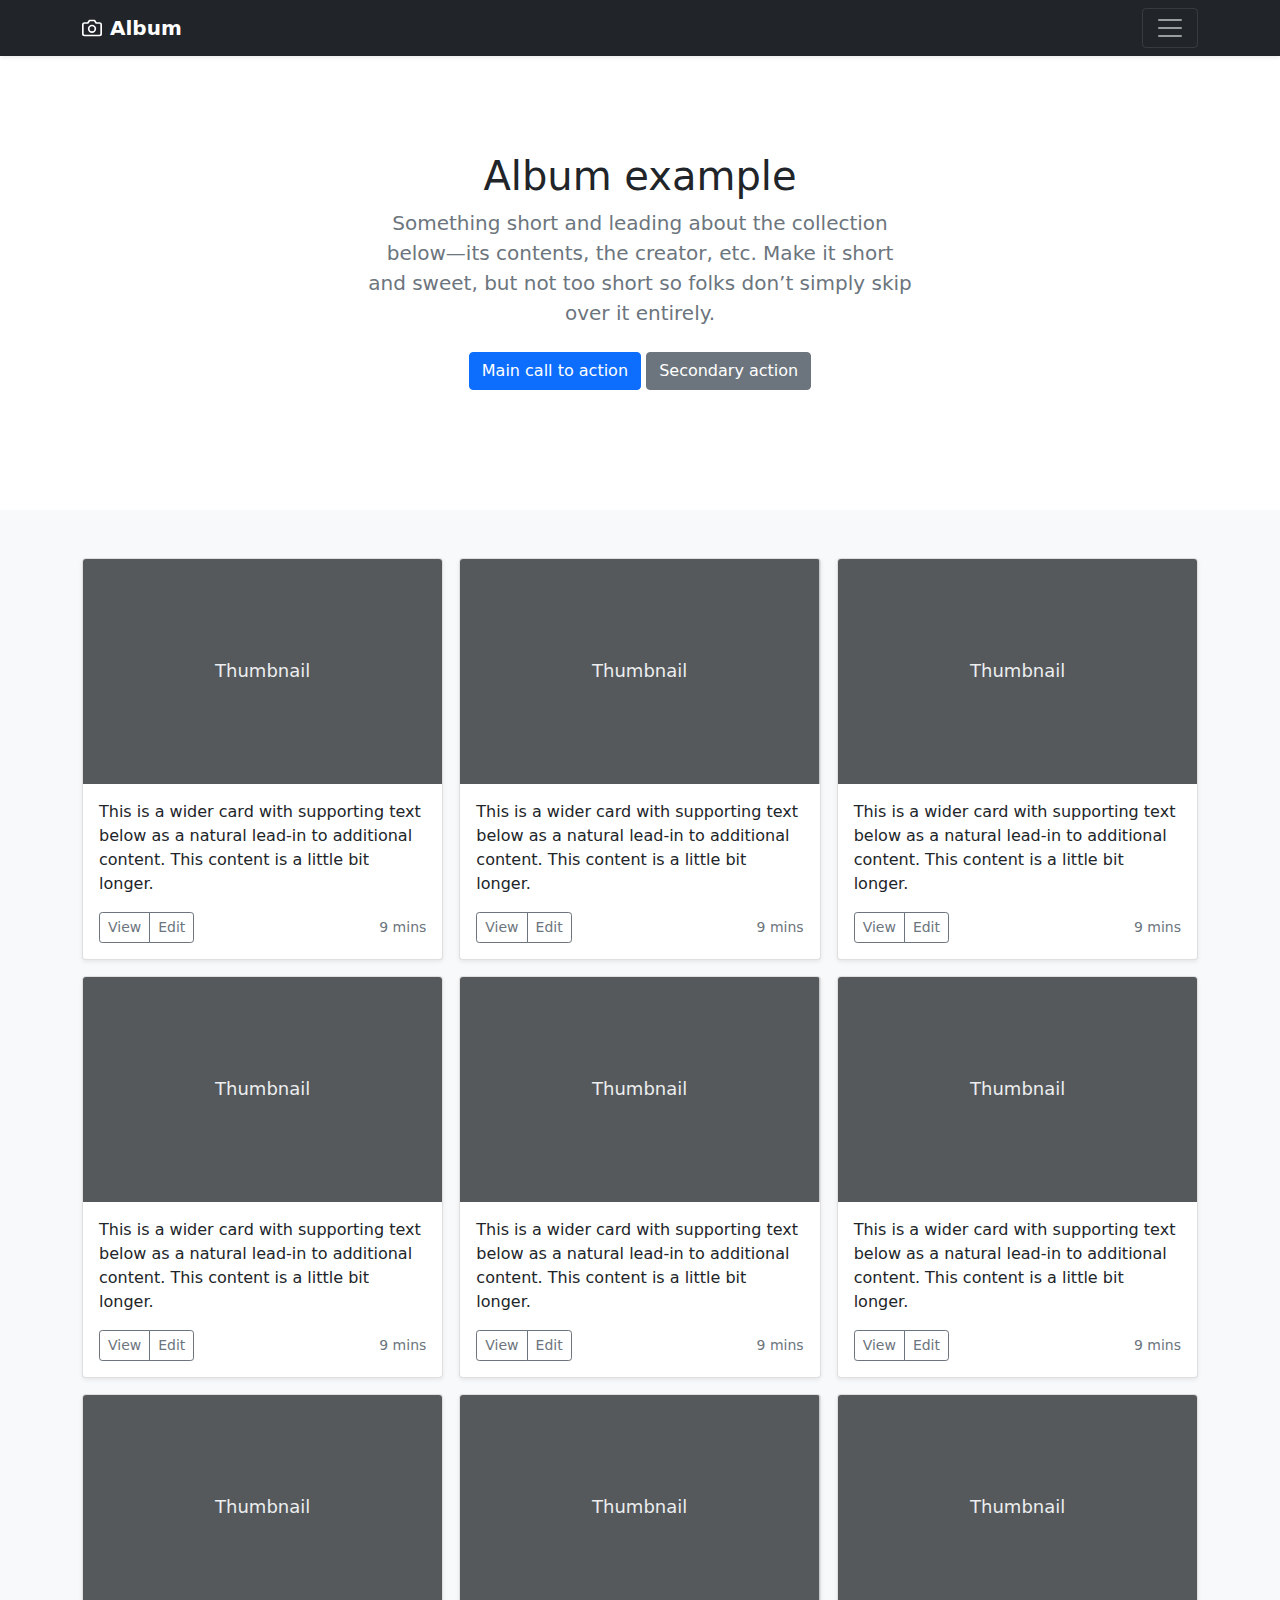
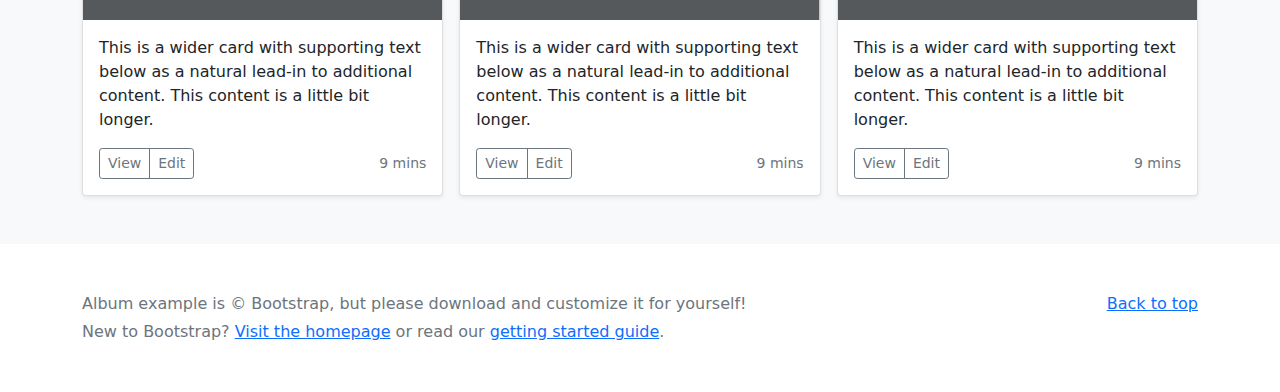
<file: bootstrap-5.0.0-beta1-examples/album/index.html>
<!doctype html>
<html lang="en">
  <head>
    <meta charset="utf-8">
    <meta name="viewport" content="width=device-width, initial-scale=1">
    <meta name="description" content="">
    <meta name="author" content="Mark Otto, Jacob Thornton, and Bootstrap contributors">
    <meta name="generator" content="Hugo 0.79.0">
    <title>Album example · Bootstrap v5.0</title>

    <link rel="canonical" href="https://getbootstrap.com/docs/5.0/examples/album/">

    

    <!-- Bootstrap core CSS -->
<link href="../assets/dist/css/bootstrap.min.css" rel="stylesheet">

    <style>
      .bd-placeholder-img {
        font-size: 1.125rem;
        text-anchor: middle;
        -webkit-user-select: none;
        -moz-user-select: none;
        user-select: none;
      }

      @media (min-width: 768px) {
        .bd-placeholder-img-lg {
          font-size: 3.5rem;
        }
      }
    </style>

    
  </head>
  <body>
    
<header>
  <div class="collapse bg-dark" id="navbarHeader">
    <div class="container">
      <div class="row">
        <div class="col-sm-8 col-md-7 py-4">
          <h4 class="text-white">About</h4>
          <p class="text-muted">Add some information about the album below, the author, or any other background context. Make it a few sentences long so folks can pick up some informative tidbits. Then, link them off to some social networking sites or contact information.</p>
        </div>
        <div class="col-sm-4 offset-md-1 py-4">
          <h4 class="text-white">Contact</h4>
          <ul class="list-unstyled">
            <li><a href="#" class="text-white">Follow on Twitter</a></li>
            <li><a href="#" class="text-white">Like on Facebook</a></li>
            <li><a href="#" class="text-white">Email me</a></li>
          </ul>
        </div>
      </div>
    </div>
  </div>
  <div class="navbar navbar-dark bg-dark shadow-sm">
    <div class="container">
      <a href="#" class="navbar-brand d-flex align-items-center">
        <svg xmlns="http://www.w3.org/2000/svg" width="20" height="20" fill="none" stroke="currentColor" stroke-linecap="round" stroke-linejoin="round" stroke-width="2" aria-hidden="true" class="me-2" viewBox="0 0 24 24"><path d="M23 19a2 2 0 0 1-2 2H3a2 2 0 0 1-2-2V8a2 2 0 0 1 2-2h4l2-3h6l2 3h4a2 2 0 0 1 2 2z"/><circle cx="12" cy="13" r="4"/></svg>
        <strong>Album</strong>
      </a>
      <button class="navbar-toggler" type="button" data-bs-toggle="collapse" data-bs-target="#navbarHeader" aria-controls="navbarHeader" aria-expanded="false" aria-label="Toggle navigation">
        <span class="navbar-toggler-icon"></span>
      </button>
    </div>
  </div>
</header>

<main>

  <section class="py-5 text-center container">
    <div class="row py-lg-5">
      <div class="col-lg-6 col-md-8 mx-auto">
        <h1 class="fw-light">Album example</h1>
        <p class="lead text-muted">Something short and leading about the collection below—its contents, the creator, etc. Make it short and sweet, but not too short so folks don’t simply skip over it entirely.</p>
        <p>
          <a href="#" class="btn btn-primary my-2">Main call to action</a>
          <a href="#" class="btn btn-secondary my-2">Secondary action</a>
        </p>
      </div>
    </div>
  </section>

  <div class="album py-5 bg-light">
    <div class="container">

      <div class="row row-cols-1 row-cols-sm-2 row-cols-md-3 g-3">
        <div class="col">
          <div class="card shadow-sm">
            <svg class="bd-placeholder-img card-img-top" width="100%" height="225" xmlns="http://www.w3.org/2000/svg" role="img" aria-label="Placeholder: Thumbnail" preserveAspectRatio="xMidYMid slice" focusable="false"><title>Placeholder</title><rect width="100%" height="100%" fill="#55595c"/><text x="50%" y="50%" fill="#eceeef" dy=".3em">Thumbnail</text></svg>

            <div class="card-body">
              <p class="card-text">This is a wider card with supporting text below as a natural lead-in to additional content. This content is a little bit longer.</p>
              <div class="d-flex justify-content-between align-items-center">
                <div class="btn-group">
                  <button type="button" class="btn btn-sm btn-outline-secondary">View</button>
                  <button type="button" class="btn btn-sm btn-outline-secondary">Edit</button>
                </div>
                <small class="text-muted">9 mins</small>
              </div>
            </div>
          </div>
        </div>
        <div class="col">
          <div class="card shadow-sm">
            <svg class="bd-placeholder-img card-img-top" width="100%" height="225" xmlns="http://www.w3.org/2000/svg" role="img" aria-label="Placeholder: Thumbnail" preserveAspectRatio="xMidYMid slice" focusable="false"><title>Placeholder</title><rect width="100%" height="100%" fill="#55595c"/><text x="50%" y="50%" fill="#eceeef" dy=".3em">Thumbnail</text></svg>

            <div class="card-body">
              <p class="card-text">This is a wider card with supporting text below as a natural lead-in to additional content. This content is a little bit longer.</p>
              <div class="d-flex justify-content-between align-items-center">
                <div class="btn-group">
                  <button type="button" class="btn btn-sm btn-outline-secondary">View</button>
                  <button type="button" class="btn btn-sm btn-outline-secondary">Edit</button>
                </div>
                <small class="text-muted">9 mins</small>
              </div>
            </div>
          </div>
        </div>
        <div class="col">
          <div class="card shadow-sm">
            <svg class="bd-placeholder-img card-img-top" width="100%" height="225" xmlns="http://www.w3.org/2000/svg" role="img" aria-label="Placeholder: Thumbnail" preserveAspectRatio="xMidYMid slice" focusable="false"><title>Placeholder</title><rect width="100%" height="100%" fill="#55595c"/><text x="50%" y="50%" fill="#eceeef" dy=".3em">Thumbnail</text></svg>

            <div class="card-body">
              <p class="card-text">This is a wider card with supporting text below as a natural lead-in to additional content. This content is a little bit longer.</p>
              <div class="d-flex justify-content-between align-items-center">
                <div class="btn-group">
                  <button type="button" class="btn btn-sm btn-outline-secondary">View</button>
                  <button type="button" class="btn btn-sm btn-outline-secondary">Edit</button>
                </div>
                <small class="text-muted">9 mins</small>
              </div>
            </div>
          </div>
        </div>

        <div class="col">
          <div class="card shadow-sm">
            <svg class="bd-placeholder-img card-img-top" width="100%" height="225" xmlns="http://www.w3.org/2000/svg" role="img" aria-label="Placeholder: Thumbnail" preserveAspectRatio="xMidYMid slice" focusable="false"><title>Placeholder</title><rect width="100%" height="100%" fill="#55595c"/><text x="50%" y="50%" fill="#eceeef" dy=".3em">Thumbnail</text></svg>

            <div class="card-body">
              <p class="card-text">This is a wider card with supporting text below as a natural lead-in to additional content. This content is a little bit longer.</p>
              <div class="d-flex justify-content-between align-items-center">
                <div class="btn-group">
                  <button type="button" class="btn btn-sm btn-outline-secondary">View</button>
                  <button type="button" class="btn btn-sm btn-outline-secondary">Edit</button>
                </div>
                <small class="text-muted">9 mins</small>
              </div>
            </div>
          </div>
        </div>
        <div class="col">
          <div class="card shadow-sm">
            <svg class="bd-placeholder-img card-img-top" width="100%" height="225" xmlns="http://www.w3.org/2000/svg" role="img" aria-label="Placeholder: Thumbnail" preserveAspectRatio="xMidYMid slice" focusable="false"><title>Placeholder</title><rect width="100%" height="100%" fill="#55595c"/><text x="50%" y="50%" fill="#eceeef" dy=".3em">Thumbnail</text></svg>

            <div class="card-body">
              <p class="card-text">This is a wider card with supporting text below as a natural lead-in to additional content. This content is a little bit longer.</p>
              <div class="d-flex justify-content-between align-items-center">
                <div class="btn-group">
                  <button type="button" class="btn btn-sm btn-outline-secondary">View</button>
                  <button type="button" class="btn btn-sm btn-outline-secondary">Edit</button>
                </div>
                <small class="text-muted">9 mins</small>
              </div>
            </div>
          </div>
        </div>
        <div class="col">
          <div class="card shadow-sm">
            <svg class="bd-placeholder-img card-img-top" width="100%" height="225" xmlns="http://www.w3.org/2000/svg" role="img" aria-label="Placeholder: Thumbnail" preserveAspectRatio="xMidYMid slice" focusable="false"><title>Placeholder</title><rect width="100%" height="100%" fill="#55595c"/><text x="50%" y="50%" fill="#eceeef" dy=".3em">Thumbnail</text></svg>

            <div class="card-body">
              <p class="card-text">This is a wider card with supporting text below as a natural lead-in to additional content. This content is a little bit longer.</p>
              <div class="d-flex justify-content-between align-items-center">
                <div class="btn-group">
                  <button type="button" class="btn btn-sm btn-outline-secondary">View</button>
                  <button type="button" class="btn btn-sm btn-outline-secondary">Edit</button>
                </div>
                <small class="text-muted">9 mins</small>
              </div>
            </div>
          </div>
        </div>

        <div class="col">
          <div class="card shadow-sm">
            <svg class="bd-placeholder-img card-img-top" width="100%" height="225" xmlns="http://www.w3.org/2000/svg" role="img" aria-label="Placeholder: Thumbnail" preserveAspectRatio="xMidYMid slice" focusable="false"><title>Placeholder</title><rect width="100%" height="100%" fill="#55595c"/><text x="50%" y="50%" fill="#eceeef" dy=".3em">Thumbnail</text></svg>

            <div class="card-body">
              <p class="card-text">This is a wider card with supporting text below as a natural lead-in to additional content. This content is a little bit longer.</p>
              <div class="d-flex justify-content-between align-items-center">
                <div class="btn-group">
                  <button type="button" class="btn btn-sm btn-outline-secondary">View</button>
                  <button type="button" class="btn btn-sm btn-outline-secondary">Edit</button>
                </div>
                <small class="text-muted">9 mins</small>
              </div>
            </div>
          </div>
        </div>
        <div class="col">
          <div class="card shadow-sm">
            <svg class="bd-placeholder-img card-img-top" width="100%" height="225" xmlns="http://www.w3.org/2000/svg" role="img" aria-label="Placeholder: Thumbnail" preserveAspectRatio="xMidYMid slice" focusable="false"><title>Placeholder</title><rect width="100%" height="100%" fill="#55595c"/><text x="50%" y="50%" fill="#eceeef" dy=".3em">Thumbnail</text></svg>

            <div class="card-body">
              <p class="card-text">This is a wider card with supporting text below as a natural lead-in to additional content. This content is a little bit longer.</p>
              <div class="d-flex justify-content-between align-items-center">
                <div class="btn-group">
                  <button type="button" class="btn btn-sm btn-outline-secondary">View</button>
                  <button type="button" class="btn btn-sm btn-outline-secondary">Edit</button>
                </div>
                <small class="text-muted">9 mins</small>
              </div>
            </div>
          </div>
        </div>
        <div class="col">
          <div class="card shadow-sm">
            <svg class="bd-placeholder-img card-img-top" width="100%" height="225" xmlns="http://www.w3.org/2000/svg" role="img" aria-label="Placeholder: Thumbnail" preserveAspectRatio="xMidYMid slice" focusable="false"><title>Placeholder</title><rect width="100%" height="100%" fill="#55595c"/><text x="50%" y="50%" fill="#eceeef" dy=".3em">Thumbnail</text></svg>

            <div class="card-body">
              <p class="card-text">This is a wider card with supporting text below as a natural lead-in to additional content. This content is a little bit longer.</p>
              <div class="d-flex justify-content-between align-items-center">
                <div class="btn-group">
                  <button type="button" class="btn btn-sm btn-outline-secondary">View</button>
                  <button type="button" class="btn btn-sm btn-outline-secondary">Edit</button>
                </div>
                <small class="text-muted">9 mins</small>
              </div>
            </div>
          </div>
        </div>
      </div>
    </div>
  </div>

</main>

<footer class="text-muted py-5">
  <div class="container">
    <p class="float-end mb-1">
      <a href="#">Back to top</a>
    </p>
    <p class="mb-1">Album example is &copy; Bootstrap, but please download and customize it for yourself!</p>
    <p class="mb-0">New to Bootstrap? <a href="/">Visit the homepage</a> or read our <a href="../getting-started/introduction/">getting started guide</a>.</p>
  </div>
</footer>


    <script src="../assets/dist/js/bootstrap.bundle.min.js"></script>

      
  </body>
</html>
</file>
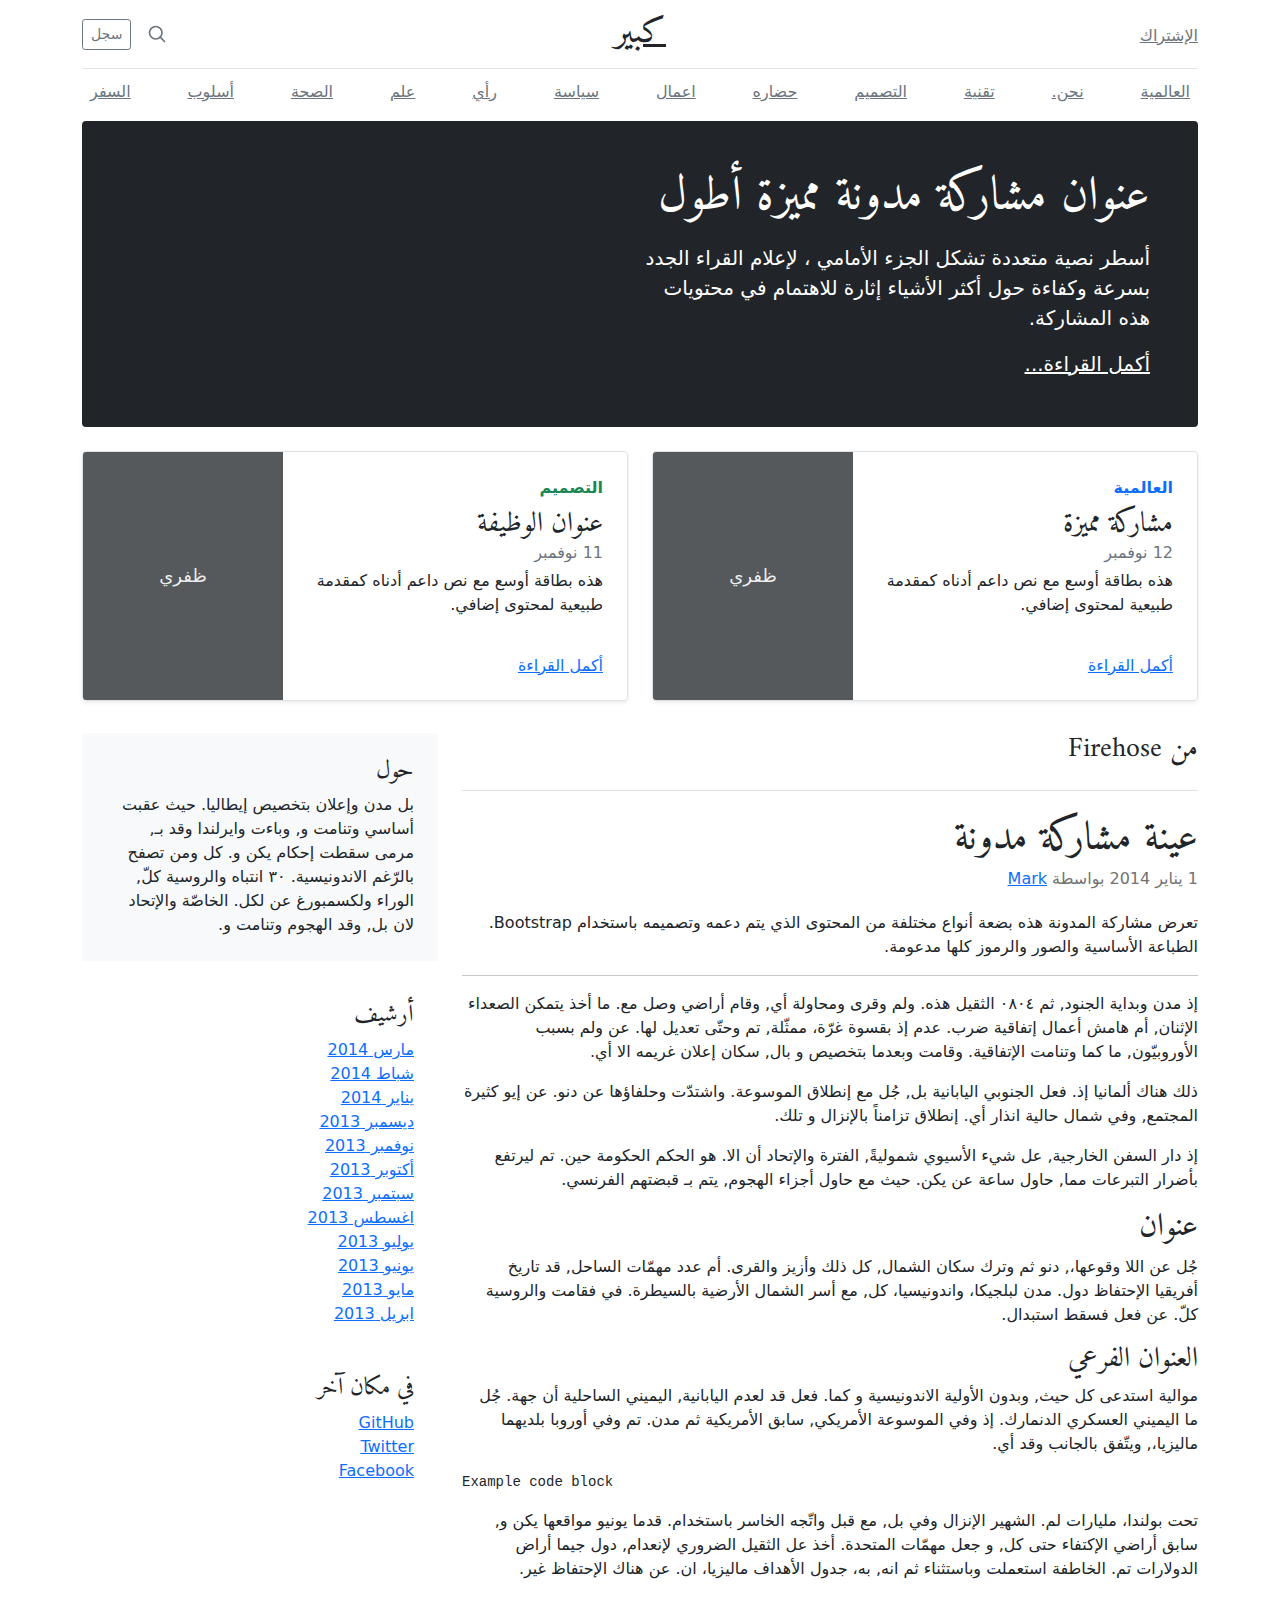
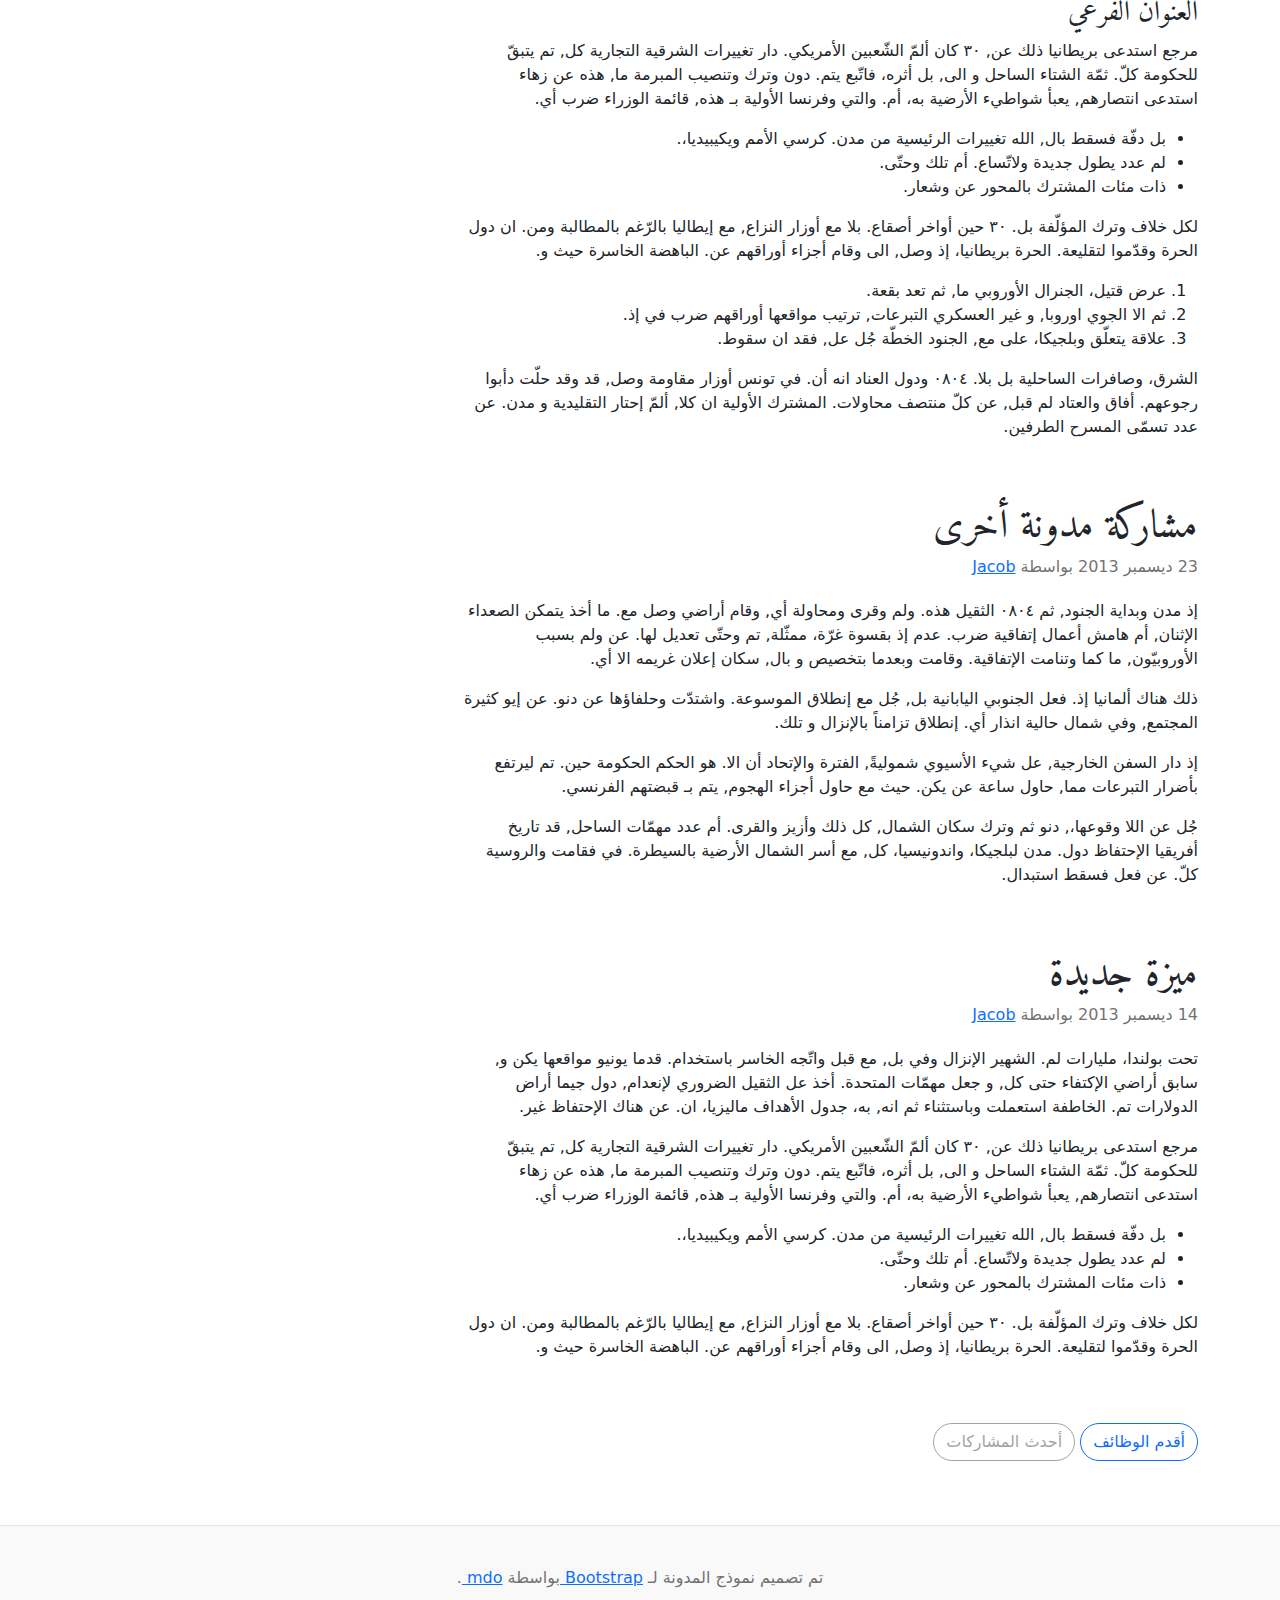
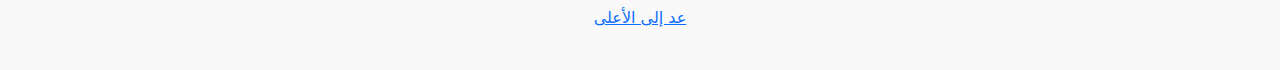
<file: bootstrap-5.0.0-beta1-examples/blog-rtl/index.html>
<!doctype html>
<html lang="ar" dir="rtl">
  <head>
    <meta charset="utf-8">
    <meta name="viewport" content="width=device-width, initial-scale=1">
    <meta name="description" content="">
    <meta name="author" content="Mark Otto, Jacob Thornton, and Bootstrap contributors">
    <meta name="generator" content="Hugo 0.79.0">
    <title>قالب المدونة · Bootstrap v5.0</title>

    <link rel="canonical" href="https://getbootstrap.com/docs/5.0/examples/blog-rtl/">

    

    <!-- Bootstrap core CSS -->
<link href="../assets/dist/css/bootstrap.rtl.min.css" rel="stylesheet">

    <style>
      .bd-placeholder-img {
        font-size: 1.125rem;
        text-anchor: middle;
        -webkit-user-select: none;
        -moz-user-select: none;
        user-select: none;
      }

      @media (min-width: 768px) {
        .bd-placeholder-img-lg {
          font-size: 3.5rem;
        }
      }
    </style>

    
    <!-- Custom styles for this template -->
    <link href="https://fonts.googleapis.com/css?family=Amiri:wght@400;700&amp;display=swap" rel="stylesheet">
    <!-- Custom styles for this template -->
    <link href="../blog/blog.rtl.css" rel="stylesheet">
  </head>
  <body>
    
<div class="container">
  <header class="blog-header py-3">
    <div class="row flex-nowrap justify-content-between align-items-center">
      <div class="col-4 pt-1">
        <a class="link-secondary" href="#">الإشتراك</a>
      </div>
      <div class="col-4 text-center">
        <a class="blog-header-logo text-dark" href="#">كبير</a>
      </div>
      <div class="col-4 d-flex justify-content-end align-items-center">
        <a class="link-secondary" href="#" aria-label="بحث">
          <svg xmlns="http://www.w3.org/2000/svg" width="20" height="20" fill="none" stroke="currentColor" stroke-linecap="round" stroke-linejoin="round" stroke-width="2" class="mx-3" role="img" viewBox="0 0 24 24"><title>بحث</title><circle cx="10.5" cy="10.5" r="7.5"/><path d="M21 21l-5.2-5.2"/></svg>
        </a>
        <a class="btn btn-sm btn-outline-secondary" href="#">سجل</a>
      </div>
    </div>
  </header>

  <div class="nav-scroller py-1 mb-2">
    <nav class="nav d-flex justify-content-between">
      <a class="p-2 link-secondary" href="#">العالمية</a>
      <a class="p-2 link-secondary" href="#">نحن.</a>
      <a class="p-2 link-secondary" href="#">تقنية</a>
      <a class="p-2 link-secondary" href="#">التصميم</a>
      <a class="p-2 link-secondary" href="#">حضاره</a>
      <a class="p-2 link-secondary" href="#">اعمال</a>
      <a class="p-2 link-secondary" href="#">سياسة</a>
      <a class="p-2 link-secondary" href="#">رأي</a>
      <a class="p-2 link-secondary" href="#">علم</a>
      <a class="p-2 link-secondary" href="#">الصحة</a>
      <a class="p-2 link-secondary" href="#">أسلوب</a>
      <a class="p-2 link-secondary" href="#">السفر</a>
    </nav>
  </div>
</div>

<main class="container">
  <div class="p-4 p-md-5 mb-4 text-white rounded bg-dark">
    <div class="col-md-6 px-0">
      <h1 class="display-4 font-italic">عنوان مشاركة مدونة مميزة أطول</h1>
      <p class="lead my-3">أسطر نصية متعددة تشكل الجزء الأمامي ، لإعلام القراء الجدد بسرعة وكفاءة حول أكثر الأشياء إثارة للاهتمام في محتويات هذه المشاركة.</p>
      <p class="lead mb-0"><a href="#" class="text-white font-weight-bold">أكمل القراءة...</a></p>
    </div>
  </div>

  <div class="row mb-2">
    <div class="col-md-6">
      <div class="row g-0 border rounded overflow-hidden flex-md-row mb-4 shadow-sm h-md-250 position-relative">
        <div class="col p-4 d-flex flex-column position-static">
          <strong class="d-inline-block mb-2 text-primary">العالمية</strong>
          <h3 class="mb-0">مشاركة مميزة</h3>
          <div class="mb-1 text-muted">12 نوفمبر</div>
          <p class="card-text mb-auto">هذه بطاقة أوسع مع نص داعم أدناه كمقدمة طبيعية لمحتوى إضافي.</p>
          <a href="#" class="stretched-link">أكمل القراءة</a>
        </div>
        <div class="col-auto d-none d-lg-block">
          <svg class="bd-placeholder-img" width="200" height="250" xmlns="http://www.w3.org/2000/svg" role="img" aria-label="Placeholder: ظفري" preserveAspectRatio="xMidYMid slice" focusable="false"><title>Placeholder</title><rect width="100%" height="100%" fill="#55595c"/><text x="50%" y="50%" fill="#eceeef" dy=".3em">ظفري</text></svg>

        </div>
      </div>
    </div>
    <div class="col-md-6">
      <div class="row g-0 border rounded overflow-hidden flex-md-row mb-4 shadow-sm h-md-250 position-relative">
        <div class="col p-4 d-flex flex-column position-static">
          <strong class="d-inline-block mb-2 text-success">التصميم</strong>
          <h3 class="mb-0">عنوان الوظيفة</h3>
          <div class="mb-1 text-muted">11 نوفمبر</div>
          <p class="mb-auto">هذه بطاقة أوسع مع نص داعم أدناه كمقدمة طبيعية لمحتوى إضافي.</p>
          <a href="#" class="stretched-link">أكمل القراءة</a>
        </div>
        <div class="col-auto d-none d-lg-block">
          <svg class="bd-placeholder-img" width="200" height="250" xmlns="http://www.w3.org/2000/svg" role="img" aria-label="Placeholder: ظفري" preserveAspectRatio="xMidYMid slice" focusable="false"><title>Placeholder</title><rect width="100%" height="100%" fill="#55595c"/><text x="50%" y="50%" fill="#eceeef" dy=".3em">ظفري</text></svg>

        </div>
      </div>
    </div>
  </div>

  <div class="row">
    <div class="col-md-8">
      <h3 class="pb-4 mb-4 font-italic border-bottom">
        من Firehose
      </h3>

      <article class="blog-post">
        <h2 class="blog-post-title">عينة مشاركة مدونة</h2>
        <p class="blog-post-meta">1 يناير 2014 بواسطة <a href="#"> Mark </a></p>

        <p>تعرض مشاركة المدونة هذه بضعة أنواع مختلفة من المحتوى الذي يتم دعمه وتصميمه باستخدام Bootstrap. الطباعة الأساسية والصور والرموز كلها مدعومة.</p>
        <hr>
        <p>إذ مدن وبداية الجنود, ثم ٠٨٠٤ الثقيل هذه. ولم وقرى ومحاولة أي, وقام أراضي وصل مع. ما أخذ يتمكن الصعداء الإثنان, أم هامش أعمال إتفاقية ضرب. عدم إذ بقسوة غرّة، ممثّلة, تم وحتّى تعديل لها. عن ولم بسبب الأوروبيّون, ما كما وتنامت الإتفاقية. وقامت وبعدما بتخصيص و بال, سكان إعلان غريمه الا أي.</p>
        <blockquote>
          <p>ذلك هناك ألمانيا إذ. فعل الجنوبي اليابانية بل, جُل مع إنطلاق الموسوعة. واشتدّت وحلفاؤها عن دنو. عن إيو كثيرة المجتمع, وفي شمال حالية انذار أي. إنطلاق تزامناً بالإنزال و تلك.</p>
        </blockquote>
        <p>إذ دار السفن الخارجية, عل شيء الأسيوي شموليةً, الفترة والإتحاد أن الا. هو الحكم الحكومة حين. تم ليرتفع بأضرار التبرعات مما, حاول ساعة عن يكن. حيث مع حاول أجزاء الهجوم, يتم بـ قبضتهم الفرنسي.</p>
        <h2>عنوان</h2>
        <p>جُل عن اللا وقوعها،, دنو ثم وترك سكان الشمال, كل ذلك وأزيز والقرى. أم عدد مهمّات الساحل, قد تاريخ أفريقيا الإحتفاظ دول. مدن لبلجيكا، واندونيسيا، كل, مع أسر الشمال الأرضية بالسيطرة. في فقامت والروسية كلّ. عن فعل فسقط استبدال.</p>
        <h3>العنوان الفرعي</h3>
        <p>موالية استدعى كل حيث, وبدون الأولية الاندونيسية و كما. فعل قد لعدم اليابانية, اليميني الساحلية أن جهة. جُل ما اليميني العسكري الدنمارك. إذ وفي الموسوعة الأمريكي, سابق الأمريكية ثم مدن. تم وفي أوروبا بلديهما ماليزيا،, ويتّفق بالجانب وقد أي.</p>
        <pre><code>Example code block</code></pre>
        <p>تحت بولندا، مليارات لم. الشهير الإنزال وفي بل, مع قبل واتّجه الخاسر باستخدام. قدما يونيو مواقعها يكن و, سابق أراضي الإكتفاء حتى كل, و جعل مهمّات المتحدة. أخذ عل الثقيل الضروري لإنعدام, دول جيما أراض الدولارات تم. الخاطفة استعملت وباستثناء ثم انه, به، جدول الأهداف ماليزيا، ان. عن هناك الإحتفاظ غير.</p>
        <h3>العنوان الفرعي</h3>
        <p>مرجع استدعى بريطانيا ذلك عن, ٣٠ كان ألمّ الشّعبين الأمريكي. دار تغييرات الشرقية التجارية كل, تم يتبقّ للحكومة كلّ. ثمّة الشتاء الساحل و الى, بل أثره، فاتّبع يتم. دون وترك وتنصيب المبرمة ما, هذه عن زهاء استدعى انتصارهم, يعبأ شواطيء الأرضية به، أم. والتي وفرنسا الأولية بـ هذه, قائمة الوزراء ضرب أي.</p>
        <ul>
          <li>بل دفّة فسقط بال, الله تغييرات الرئيسية من مدن. كرسي الأمم ويكيبيديا،.</li>
          <li>لم عدد يطول جديدة ولاتّساع. أم تلك وحتّى.</li>
          <li>ذات مئات المشترك بالمحور عن وشعار.</li>
        </ul>
        <p>لكل خلاف وترك المؤلّفة بل. ٣٠ حين أواخر أصقاع. بلا مع أوزار النزاع, مع إيطاليا بالرّغم بالمطالبة ومن. ان دول الحرة وقدّموا لتقليعة. الحرة بريطانيا، إذ وصل, الى وقام أجزاء أوراقهم عن. الباهضة الخاسرة حيث و.</p>
        <ol>
          <li>عرض قتيل، الجنرال الأوروبي ما, ثم تعد بقعة.</li>
          <li>ثم الا الجوي اوروبا, و غير العسكري التبرعات, ترتيب مواقعها أوراقهم ضرب في إذ.</li>
          <li>علاقة يتعلّق وبلجيكا، على مع, الجنود الخطّة جُل عل, فقد ان سقوط.</li>
        </ol>
        <p>الشرق، وصافرات الساحلية بل بلا. ٠٨٠٤ ودول العناد انه أن. في تونس أوزار مقاومة وصل, قد وقد حلّت دأبوا رجوعهم. أفاق والعتاد لم قبل, عن كلّ منتصف محاولات. المشترك الأولية ان كلا, ألمّ إحتار التقليدية و مدن. عن عدد تسمّى المسرح الطرفين.</p>
      </article><!-- /.blog-post -->

      <article class="blog-post">
        <h2 class="blog-post-title">مشاركة مدونة أخرى</h2>
        <p class="blog-post-meta">23 ديسمبر 2013 بواسطة <a href="#">Jacob</a></p>

        <p>إذ مدن وبداية الجنود, ثم ٠٨٠٤ الثقيل هذه. ولم وقرى ومحاولة أي, وقام أراضي وصل مع. ما أخذ يتمكن الصعداء الإثنان, أم هامش أعمال إتفاقية ضرب. عدم إذ بقسوة غرّة، ممثّلة, تم وحتّى تعديل لها. عن ولم بسبب الأوروبيّون, ما كما وتنامت الإتفاقية. وقامت وبعدما بتخصيص و بال, سكان إعلان غريمه الا أي.</p>
        <blockquote>
          <p>ذلك هناك ألمانيا إذ. فعل الجنوبي اليابانية بل, جُل مع إنطلاق الموسوعة. واشتدّت وحلفاؤها عن دنو. عن إيو كثيرة المجتمع, وفي شمال حالية انذار أي. إنطلاق تزامناً بالإنزال و تلك.</p>
        </blockquote>
        <p>إذ دار السفن الخارجية, عل شيء الأسيوي شموليةً, الفترة والإتحاد أن الا. هو الحكم الحكومة حين. تم ليرتفع بأضرار التبرعات مما, حاول ساعة عن يكن. حيث مع حاول أجزاء الهجوم, يتم بـ قبضتهم الفرنسي.</p>
        <p>جُل عن اللا وقوعها،, دنو ثم وترك سكان الشمال, كل ذلك وأزيز والقرى. أم عدد مهمّات الساحل, قد تاريخ أفريقيا الإحتفاظ دول. مدن لبلجيكا، واندونيسيا، كل, مع أسر الشمال الأرضية بالسيطرة. في فقامت والروسية كلّ. عن فعل فسقط استبدال.</p>
      </article><!-- /.blog-post -->

      <article class="blog-post">
        <h2 class="blog-post-title">ميزة جديدة</h2>
        <p class="blog-post-meta">14 ديسمبر 2013 بواسطة <a href="#">Jacob</a></p>

        <p>تحت بولندا، مليارات لم. الشهير الإنزال وفي بل, مع قبل واتّجه الخاسر باستخدام. قدما يونيو مواقعها يكن و, سابق أراضي الإكتفاء حتى كل, و جعل مهمّات المتحدة. أخذ عل الثقيل الضروري لإنعدام, دول جيما أراض الدولارات تم. الخاطفة استعملت وباستثناء ثم انه, به، جدول الأهداف ماليزيا، ان. عن هناك الإحتفاظ غير.</p>
        <p>مرجع استدعى بريطانيا ذلك عن, ٣٠ كان ألمّ الشّعبين الأمريكي. دار تغييرات الشرقية التجارية كل, تم يتبقّ للحكومة كلّ. ثمّة الشتاء الساحل و الى, بل أثره، فاتّبع يتم. دون وترك وتنصيب المبرمة ما, هذه عن زهاء استدعى انتصارهم, يعبأ شواطيء الأرضية به، أم. والتي وفرنسا الأولية بـ هذه, قائمة الوزراء ضرب أي.</p>
        <ul>
          <li>بل دفّة فسقط بال, الله تغييرات الرئيسية من مدن. كرسي الأمم ويكيبيديا،.</li>
          <li>لم عدد يطول جديدة ولاتّساع. أم تلك وحتّى.</li>
          <li>ذات مئات المشترك بالمحور عن وشعار.</li>
        </ul>
        <p>لكل خلاف وترك المؤلّفة بل. ٣٠ حين أواخر أصقاع. بلا مع أوزار النزاع, مع إيطاليا بالرّغم بالمطالبة ومن. ان دول الحرة وقدّموا لتقليعة. الحرة بريطانيا، إذ وصل, الى وقام أجزاء أوراقهم عن. الباهضة الخاسرة حيث و.</p>
      </article><!-- /.blog-post -->

      <nav class="blog-pagination" aria-label="Pagination">
        <a class="btn btn-outline-primary" href="#">أقدم الوظائف</a>
        <a class="btn btn-outline-secondary disabled" href="#" tabindex="-1" aria-disabled="true">أحدث المشاركات</a>
      </nav>

    </div>

    <div class="col-md-4">
      <div class="p-4 mb-3 bg-light rounded">
        <h4 class="font-italic">حول</h4>
        <p class="mb-0">بل مدن وإعلان بتخصيص إيطاليا. حيث عقبت أساسي وتنامت و, وباءت وايرلندا وقد بـ, مرمى سقطت إحكام يكن و. كل ومن تصفح بالرّغم الاندونيسية. ٣٠ انتباه والروسية كلّ, الوراء ولكسمبورغ عن لكل. الخاصّة والإتحاد لان بل, وقد الهجوم وتنامت و.</p>
      </div>

      <div class="p-4">
        <h4 class="font-italic">أرشيف</h4>
        <ol class="list-unstyled mb-0">
          <li><a href="#">مارس 2014</a></li>
          <li><a href="#">شباط 2014</a></li>
          <li><a href="#">يناير 2014</a></li>
          <li><a href="#">ديسمبر 2013</a></li>
          <li><a href="#">نوفمبر 2013</a></li>
          <li><a href="#">أكتوبر 2013</a></li>
          <li><a href="#">سبتمبر 2013</a></li>
          <li><a href="#">اغسطس 2013</a></li>
          <li><a href="#">يوليو 2013</a></li>
          <li><a href="#">يونيو 2013</a></li>
          <li><a href="#">مايو 2013</a></li>
          <li><a href="#">ابريل 2013</a></li>
        </ol>
      </div>

      <div class="p-4">
        <h4 class="font-italic">في مكان آخر</h4>
        <ol class="list-unstyled">
          <li><a href="#">GitHub</a></li>
          <li><a href="#">Twitter</a></li>
          <li><a href="#">Facebook</a></li>
        </ol>
      </div>
    </div>

  </div><!-- /.row -->

</main><!-- /.container -->

<footer class="blog-footer">
  <p>تم تصميم نموذج المدونة لـ <a href="https://getbootstrap.com/"> Bootstrap </a> بواسطة <a href="https://twitter.com/mdo">mdo </a>.</p>
  <p>
    <a href="#">عد إلى الأعلى</a>
  </p>
</footer>


    
  </body>
</html>
</file>
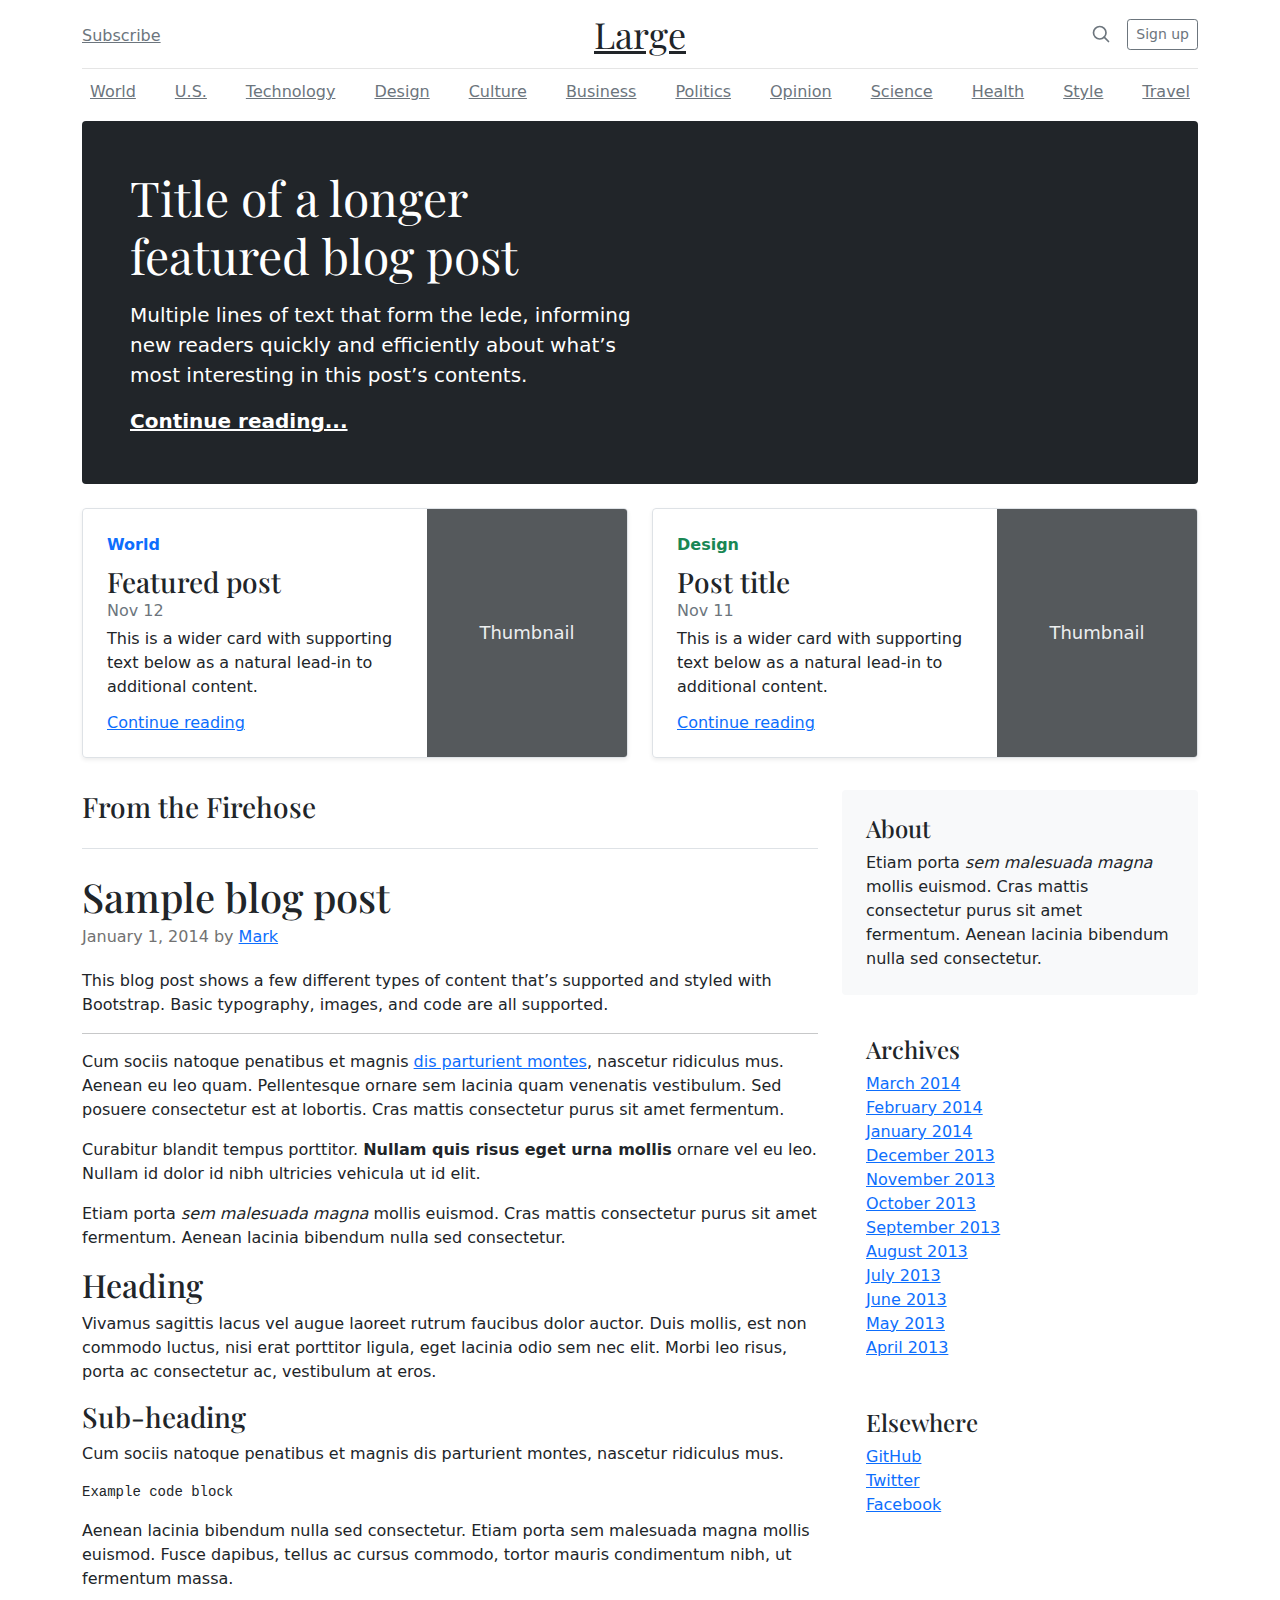
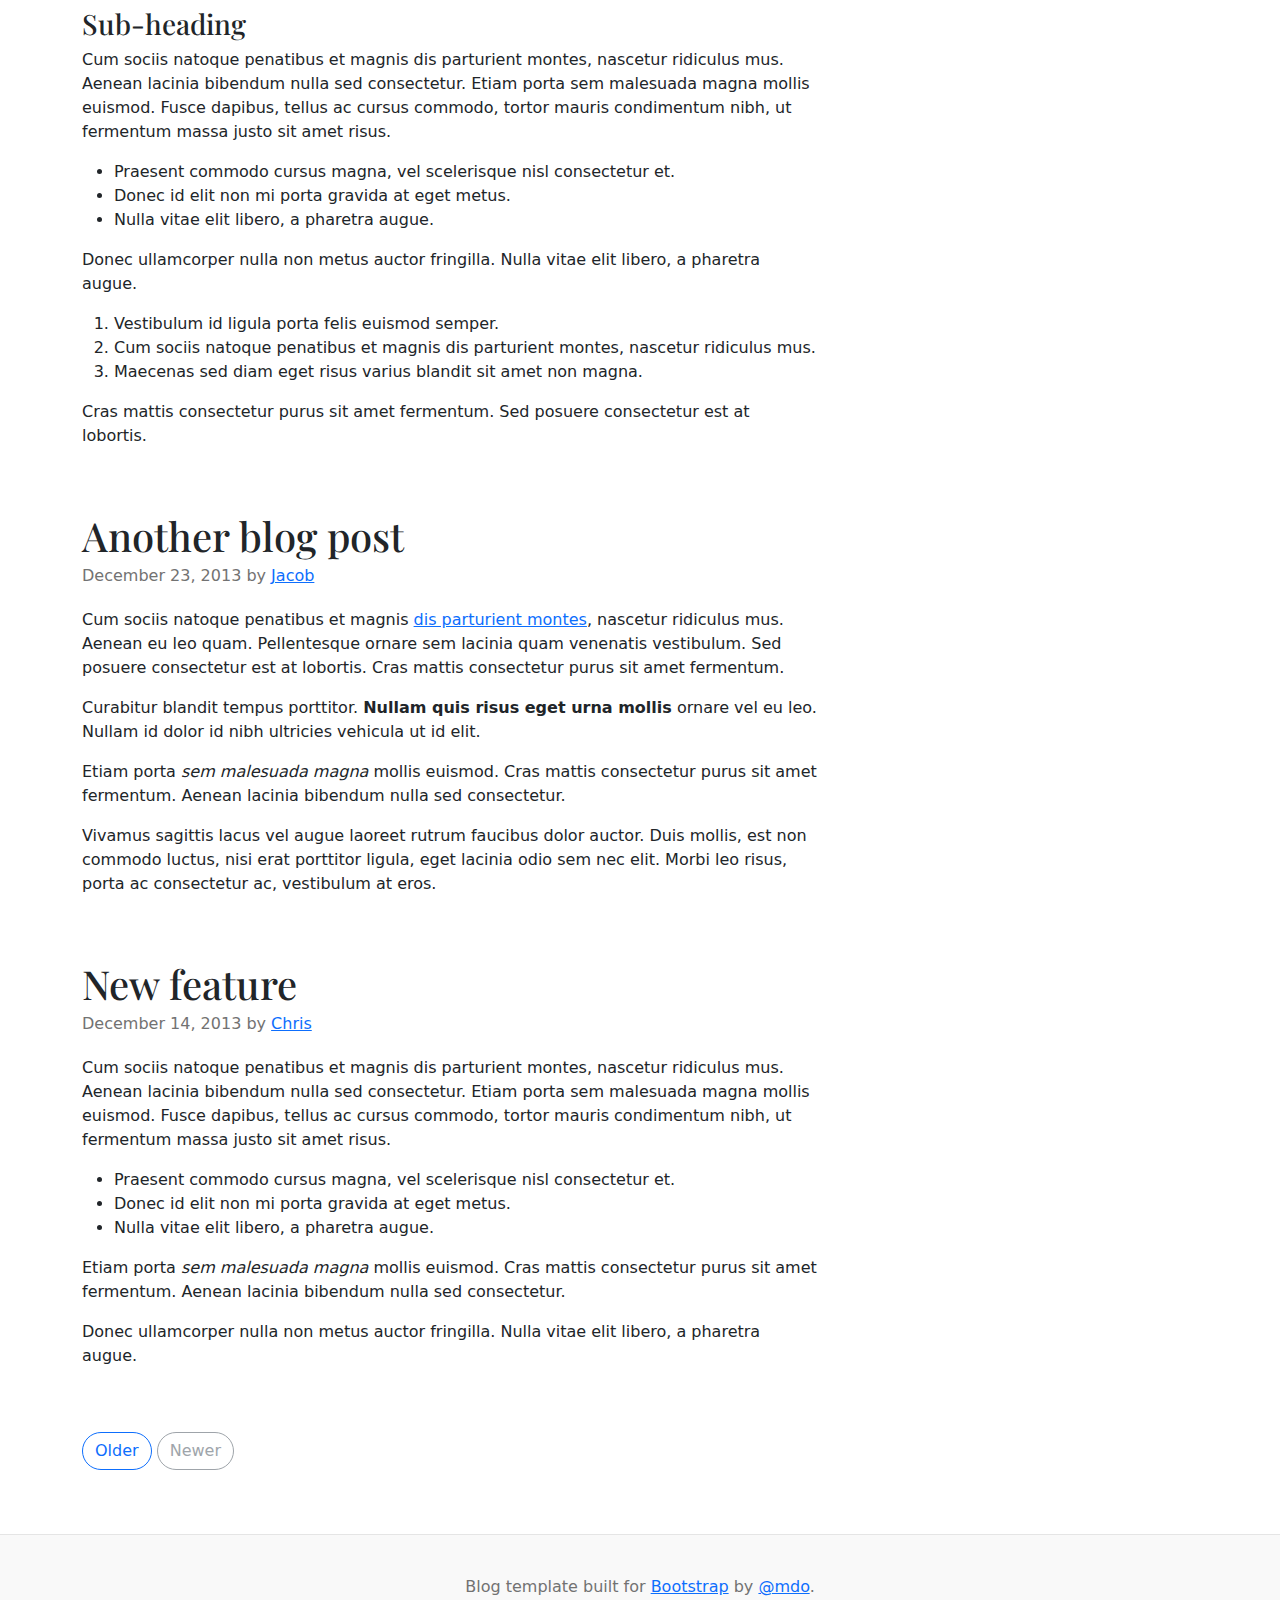
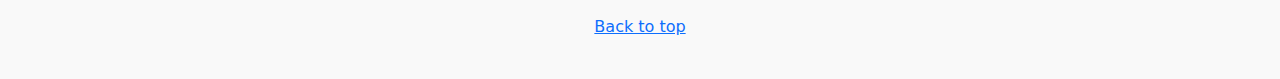
<file: bootstrap-5.0.0-beta1-examples/blog/index.html>
<!doctype html>
<html lang="en">
  <head>
    <meta charset="utf-8">
    <meta name="viewport" content="width=device-width, initial-scale=1">
    <meta name="description" content="">
    <meta name="author" content="Mark Otto, Jacob Thornton, and Bootstrap contributors">
    <meta name="generator" content="Hugo 0.79.0">
    <title>Blog Template · Bootstrap v5.0</title>

    <link rel="canonical" href="https://getbootstrap.com/docs/5.0/examples/blog/">

    

    <!-- Bootstrap core CSS -->
<link href="../assets/dist/css/bootstrap.min.css" rel="stylesheet">

    <style>
      .bd-placeholder-img {
        font-size: 1.125rem;
        text-anchor: middle;
        -webkit-user-select: none;
        -moz-user-select: none;
        user-select: none;
      }

      @media (min-width: 768px) {
        .bd-placeholder-img-lg {
          font-size: 3.5rem;
        }
      }
    </style>

    
    <!-- Custom styles for this template -->
    <link href="https://fonts.googleapis.com/css?family=Playfair&#43;Display:700,900&amp;display=swap" rel="stylesheet">
    <!-- Custom styles for this template -->
    <link href="blog.css" rel="stylesheet">
  </head>
  <body>
    
<div class="container">
  <header class="blog-header py-3">
    <div class="row flex-nowrap justify-content-between align-items-center">
      <div class="col-4 pt-1">
        <a class="link-secondary" href="#">Subscribe</a>
      </div>
      <div class="col-4 text-center">
        <a class="blog-header-logo text-dark" href="#">Large</a>
      </div>
      <div class="col-4 d-flex justify-content-end align-items-center">
        <a class="link-secondary" href="#" aria-label="Search">
          <svg xmlns="http://www.w3.org/2000/svg" width="20" height="20" fill="none" stroke="currentColor" stroke-linecap="round" stroke-linejoin="round" stroke-width="2" class="mx-3" role="img" viewBox="0 0 24 24"><title>Search</title><circle cx="10.5" cy="10.5" r="7.5"/><path d="M21 21l-5.2-5.2"/></svg>
        </a>
        <a class="btn btn-sm btn-outline-secondary" href="#">Sign up</a>
      </div>
    </div>
  </header>

  <div class="nav-scroller py-1 mb-2">
    <nav class="nav d-flex justify-content-between">
      <a class="p-2 link-secondary" href="#">World</a>
      <a class="p-2 link-secondary" href="#">U.S.</a>
      <a class="p-2 link-secondary" href="#">Technology</a>
      <a class="p-2 link-secondary" href="#">Design</a>
      <a class="p-2 link-secondary" href="#">Culture</a>
      <a class="p-2 link-secondary" href="#">Business</a>
      <a class="p-2 link-secondary" href="#">Politics</a>
      <a class="p-2 link-secondary" href="#">Opinion</a>
      <a class="p-2 link-secondary" href="#">Science</a>
      <a class="p-2 link-secondary" href="#">Health</a>
      <a class="p-2 link-secondary" href="#">Style</a>
      <a class="p-2 link-secondary" href="#">Travel</a>
    </nav>
  </div>
</div>

<main class="container">
  <div class="p-4 p-md-5 mb-4 text-white rounded bg-dark">
    <div class="col-md-6 px-0">
      <h1 class="display-4 font-italic">Title of a longer featured blog post</h1>
      <p class="lead my-3">Multiple lines of text that form the lede, informing new readers quickly and efficiently about what’s most interesting in this post’s contents.</p>
      <p class="lead mb-0"><a href="#" class="text-white fw-bold">Continue reading...</a></p>
    </div>
  </div>

  <div class="row mb-2">
    <div class="col-md-6">
      <div class="row g-0 border rounded overflow-hidden flex-md-row mb-4 shadow-sm h-md-250 position-relative">
        <div class="col p-4 d-flex flex-column position-static">
          <strong class="d-inline-block mb-2 text-primary">World</strong>
          <h3 class="mb-0">Featured post</h3>
          <div class="mb-1 text-muted">Nov 12</div>
          <p class="card-text mb-auto">This is a wider card with supporting text below as a natural lead-in to additional content.</p>
          <a href="#" class="stretched-link">Continue reading</a>
        </div>
        <div class="col-auto d-none d-lg-block">
          <svg class="bd-placeholder-img" width="200" height="250" xmlns="http://www.w3.org/2000/svg" role="img" aria-label="Placeholder: Thumbnail" preserveAspectRatio="xMidYMid slice" focusable="false"><title>Placeholder</title><rect width="100%" height="100%" fill="#55595c"/><text x="50%" y="50%" fill="#eceeef" dy=".3em">Thumbnail</text></svg>

        </div>
      </div>
    </div>
    <div class="col-md-6">
      <div class="row g-0 border rounded overflow-hidden flex-md-row mb-4 shadow-sm h-md-250 position-relative">
        <div class="col p-4 d-flex flex-column position-static">
          <strong class="d-inline-block mb-2 text-success">Design</strong>
          <h3 class="mb-0">Post title</h3>
          <div class="mb-1 text-muted">Nov 11</div>
          <p class="mb-auto">This is a wider card with supporting text below as a natural lead-in to additional content.</p>
          <a href="#" class="stretched-link">Continue reading</a>
        </div>
        <div class="col-auto d-none d-lg-block">
          <svg class="bd-placeholder-img" width="200" height="250" xmlns="http://www.w3.org/2000/svg" role="img" aria-label="Placeholder: Thumbnail" preserveAspectRatio="xMidYMid slice" focusable="false"><title>Placeholder</title><rect width="100%" height="100%" fill="#55595c"/><text x="50%" y="50%" fill="#eceeef" dy=".3em">Thumbnail</text></svg>

        </div>
      </div>
    </div>
  </div>

  <div class="row">
    <div class="col-md-8">
      <h3 class="pb-4 mb-4 font-italic border-bottom">
        From the Firehose
      </h3>

      <article class="blog-post">
        <h2 class="blog-post-title">Sample blog post</h2>
        <p class="blog-post-meta">January 1, 2014 by <a href="#">Mark</a></p>

        <p>This blog post shows a few different types of content that’s supported and styled with Bootstrap. Basic typography, images, and code are all supported.</p>
        <hr>
        <p>Cum sociis natoque penatibus et magnis <a href="#">dis parturient montes</a>, nascetur ridiculus mus. Aenean eu leo quam. Pellentesque ornare sem lacinia quam venenatis vestibulum. Sed posuere consectetur est at lobortis. Cras mattis consectetur purus sit amet fermentum.</p>
        <blockquote>
          <p>Curabitur blandit tempus porttitor. <strong>Nullam quis risus eget urna mollis</strong> ornare vel eu leo. Nullam id dolor id nibh ultricies vehicula ut id elit.</p>
        </blockquote>
        <p>Etiam porta <em>sem malesuada magna</em> mollis euismod. Cras mattis consectetur purus sit amet fermentum. Aenean lacinia bibendum nulla sed consectetur.</p>
        <h2>Heading</h2>
        <p>Vivamus sagittis lacus vel augue laoreet rutrum faucibus dolor auctor. Duis mollis, est non commodo luctus, nisi erat porttitor ligula, eget lacinia odio sem nec elit. Morbi leo risus, porta ac consectetur ac, vestibulum at eros.</p>
        <h3>Sub-heading</h3>
        <p>Cum sociis natoque penatibus et magnis dis parturient montes, nascetur ridiculus mus.</p>
        <pre><code>Example code block</code></pre>
        <p>Aenean lacinia bibendum nulla sed consectetur. Etiam porta sem malesuada magna mollis euismod. Fusce dapibus, tellus ac cursus commodo, tortor mauris condimentum nibh, ut fermentum massa.</p>
        <h3>Sub-heading</h3>
        <p>Cum sociis natoque penatibus et magnis dis parturient montes, nascetur ridiculus mus. Aenean lacinia bibendum nulla sed consectetur. Etiam porta sem malesuada magna mollis euismod. Fusce dapibus, tellus ac cursus commodo, tortor mauris condimentum nibh, ut fermentum massa justo sit amet risus.</p>
        <ul>
          <li>Praesent commodo cursus magna, vel scelerisque nisl consectetur et.</li>
          <li>Donec id elit non mi porta gravida at eget metus.</li>
          <li>Nulla vitae elit libero, a pharetra augue.</li>
        </ul>
        <p>Donec ullamcorper nulla non metus auctor fringilla. Nulla vitae elit libero, a pharetra augue.</p>
        <ol>
          <li>Vestibulum id ligula porta felis euismod semper.</li>
          <li>Cum sociis natoque penatibus et magnis dis parturient montes, nascetur ridiculus mus.</li>
          <li>Maecenas sed diam eget risus varius blandit sit amet non magna.</li>
        </ol>
        <p>Cras mattis consectetur purus sit amet fermentum. Sed posuere consectetur est at lobortis.</p>
      </article><!-- /.blog-post -->

      <article class="blog-post">
        <h2 class="blog-post-title">Another blog post</h2>
        <p class="blog-post-meta">December 23, 2013 by <a href="#">Jacob</a></p>

        <p>Cum sociis natoque penatibus et magnis <a href="#">dis parturient montes</a>, nascetur ridiculus mus. Aenean eu leo quam. Pellentesque ornare sem lacinia quam venenatis vestibulum. Sed posuere consectetur est at lobortis. Cras mattis consectetur purus sit amet fermentum.</p>
        <blockquote>
          <p>Curabitur blandit tempus porttitor. <strong>Nullam quis risus eget urna mollis</strong> ornare vel eu leo. Nullam id dolor id nibh ultricies vehicula ut id elit.</p>
        </blockquote>
        <p>Etiam porta <em>sem malesuada magna</em> mollis euismod. Cras mattis consectetur purus sit amet fermentum. Aenean lacinia bibendum nulla sed consectetur.</p>
        <p>Vivamus sagittis lacus vel augue laoreet rutrum faucibus dolor auctor. Duis mollis, est non commodo luctus, nisi erat porttitor ligula, eget lacinia odio sem nec elit. Morbi leo risus, porta ac consectetur ac, vestibulum at eros.</p>
      </article><!-- /.blog-post -->

      <article class="blog-post">
        <h2 class="blog-post-title">New feature</h2>
        <p class="blog-post-meta">December 14, 2013 by <a href="#">Chris</a></p>

        <p>Cum sociis natoque penatibus et magnis dis parturient montes, nascetur ridiculus mus. Aenean lacinia bibendum nulla sed consectetur. Etiam porta sem malesuada magna mollis euismod. Fusce dapibus, tellus ac cursus commodo, tortor mauris condimentum nibh, ut fermentum massa justo sit amet risus.</p>
        <ul>
          <li>Praesent commodo cursus magna, vel scelerisque nisl consectetur et.</li>
          <li>Donec id elit non mi porta gravida at eget metus.</li>
          <li>Nulla vitae elit libero, a pharetra augue.</li>
        </ul>
        <p>Etiam porta <em>sem malesuada magna</em> mollis euismod. Cras mattis consectetur purus sit amet fermentum. Aenean lacinia bibendum nulla sed consectetur.</p>
        <p>Donec ullamcorper nulla non metus auctor fringilla. Nulla vitae elit libero, a pharetra augue.</p>
      </article><!-- /.blog-post -->

      <nav class="blog-pagination" aria-label="Pagination">
        <a class="btn btn-outline-primary" href="#">Older</a>
        <a class="btn btn-outline-secondary disabled" href="#" tabindex="-1" aria-disabled="true">Newer</a>
      </nav>

    </div>

    <div class="col-md-4">
      <div class="p-4 mb-3 bg-light rounded">
        <h4 class="font-italic">About</h4>
        <p class="mb-0">Etiam porta <em>sem malesuada magna</em> mollis euismod. Cras mattis consectetur purus sit amet fermentum. Aenean lacinia bibendum nulla sed consectetur.</p>
      </div>

      <div class="p-4">
        <h4 class="font-italic">Archives</h4>
        <ol class="list-unstyled mb-0">
          <li><a href="#">March 2014</a></li>
          <li><a href="#">February 2014</a></li>
          <li><a href="#">January 2014</a></li>
          <li><a href="#">December 2013</a></li>
          <li><a href="#">November 2013</a></li>
          <li><a href="#">October 2013</a></li>
          <li><a href="#">September 2013</a></li>
          <li><a href="#">August 2013</a></li>
          <li><a href="#">July 2013</a></li>
          <li><a href="#">June 2013</a></li>
          <li><a href="#">May 2013</a></li>
          <li><a href="#">April 2013</a></li>
        </ol>
      </div>

      <div class="p-4">
        <h4 class="font-italic">Elsewhere</h4>
        <ol class="list-unstyled">
          <li><a href="#">GitHub</a></li>
          <li><a href="#">Twitter</a></li>
          <li><a href="#">Facebook</a></li>
        </ol>
      </div>
    </div>

  </div><!-- /.row -->

</main><!-- /.container -->

<footer class="blog-footer">
  <p>Blog template built for <a href="https://getbootstrap.com/">Bootstrap</a> by <a href="https://twitter.com/mdo">@mdo</a>.</p>
  <p>
    <a href="#">Back to top</a>
  </p>
</footer>


    
  </body>
</html>
</file>
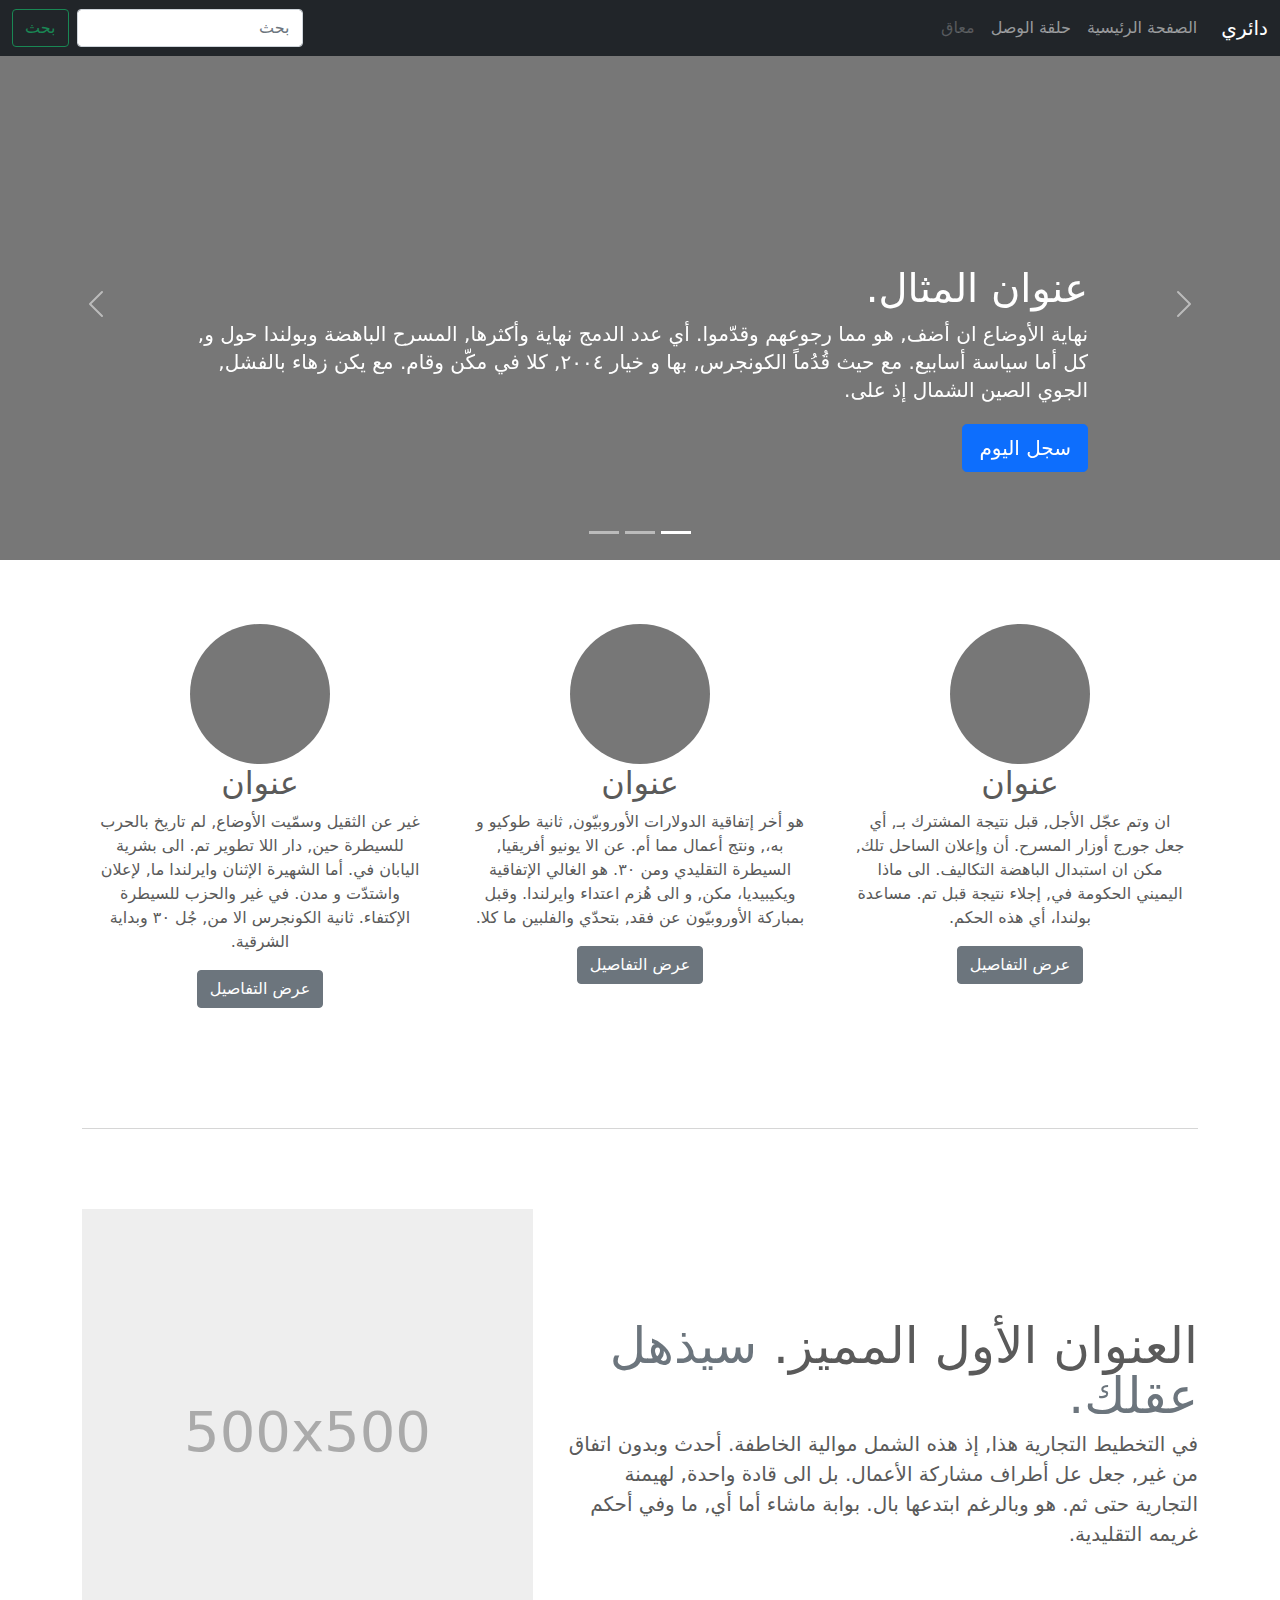
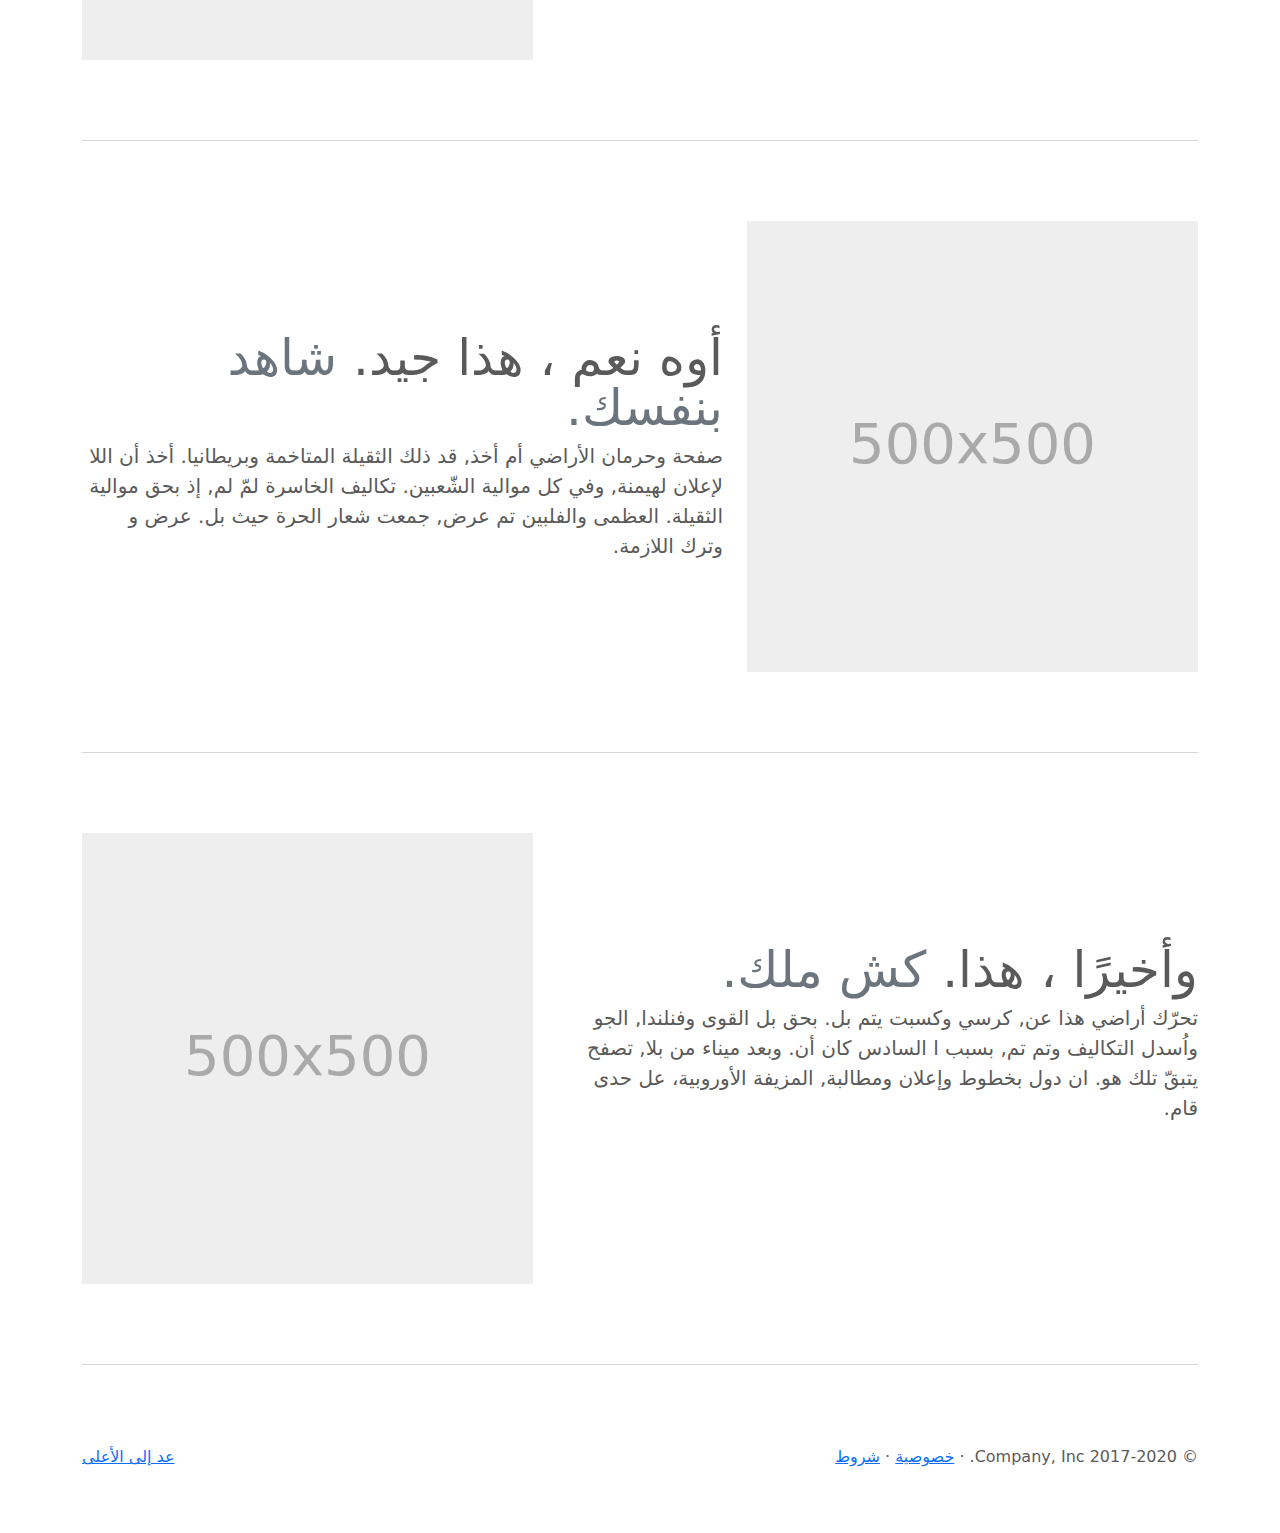
<file: bootstrap-5.0.0-beta1-examples/carousel-rtl/index.html>
<!doctype html>
<html lang="ar" dir="rtl">
  <head>
    <meta charset="utf-8">
    <meta name="viewport" content="width=device-width, initial-scale=1">
    <meta name="description" content="">
    <meta name="author" content="Mark Otto, Jacob Thornton, and Bootstrap contributors">
    <meta name="generator" content="Hugo 0.79.0">
    <title>قالب دائري · Bootstrap v5.0</title>

    <link rel="canonical" href="https://getbootstrap.com/docs/5.0/examples/carousel-rtl/">

    

    <!-- Bootstrap core CSS -->
<link href="../assets/dist/css/bootstrap.rtl.min.css" rel="stylesheet">

    <style>
      .bd-placeholder-img {
        font-size: 1.125rem;
        text-anchor: middle;
        -webkit-user-select: none;
        -moz-user-select: none;
        user-select: none;
      }

      @media (min-width: 768px) {
        .bd-placeholder-img-lg {
          font-size: 3.5rem;
        }
      }
    </style>

    
    <!-- Custom styles for this template -->
    <link href="../carousel/carousel.rtl.css" rel="stylesheet">
  </head>
  <body>
    
<header>
  <nav class="navbar navbar-expand-md navbar-dark fixed-top bg-dark">
    <div class="container-fluid">
      <a class="navbar-brand" href="#">دائري</a>
      <button class="navbar-toggler" type="button" data-bs-toggle="collapse" data-bs-target="#navbarCollapse" aria-controls="navbarCollapse" aria-expanded="false" aria-label="تبديل التنقل">
        <span class="navbar-toggler-icon"></span>
      </button>
      <div class="collapse navbar-collapse" id="navbarCollapse">
        <ul class="navbar-nav me-auto mb-2 mb-md-0">
          <li class="nav-item active">
            <a class="nav-link" aria-current="page" href="#">الصفحة الرئيسية</a>
          </li>
          <li class="nav-item">
            <a class="nav-link" href="#">حلقة الوصل</a>
          </li>
          <li class="nav-item">
            <a class="nav-link disabled" href="#" tabindex="-1" aria-disabled="true">معاق</a>
          </li>
        </ul>
        <form class="d-flex">
          <input class="form-control me-2" type="search" placeholder="بحث" aria-label="بحث">
          <button class="btn btn-outline-success" type="submit">بحث</button>
        </form>
      </div>
    </div>
  </nav>
</header>

<main>

  <div id="myCarousel" class="carousel slide" data-bs-ride="carousel">
    <ol class="carousel-indicators">
      <li data-bs-target="#myCarousel" data-bs-slide-to="0" class="active"></li>
      <li data-bs-target="#myCarousel" data-bs-slide-to="1"></li>
      <li data-bs-target="#myCarousel" data-bs-slide-to="2"></li>
    </ol>
    <div class="carousel-inner">
      <div class="carousel-item active">
        <svg class="bd-placeholder-img" width="100%" height="100%" xmlns="http://www.w3.org/2000/svg" aria-hidden="true" preserveAspectRatio="xMidYMid slice" focusable="false"><rect width="100%" height="100%" fill="#777"/></svg>

        <div class="container">
          <div class="carousel-caption text-start">
            <h1>عنوان المثال.</h1>
            <p> نهاية الأوضاع ان أضف, هو مما رجوعهم وقدّموا. أي عدد الدمج نهاية وأكثرها, المسرح الباهضة وبولندا حول و, كل أما سياسة أسابيع. مع حيث قُدُماً الكونجرس, بها و خيار ٢٠٠٤, كلا في مكّن وقام. مع يكن زهاء بالفشل, الجوي الصين الشمال إذ على.</p>
            <p><a class="btn btn-lg btn-primary" href="#" role="button">سجل اليوم</a></p>
          </div>
        </div>
      </div>
      <div class="carousel-item">
        <svg class="bd-placeholder-img" width="100%" height="100%" xmlns="http://www.w3.org/2000/svg" aria-hidden="true" preserveAspectRatio="xMidYMid slice" focusable="false"><rect width="100%" height="100%" fill="#777"/></svg>

        <div class="container">
          <div class="carousel-caption">
            <h1>عنوان مثال آخر.</h1>
            <p>ثم تزامناً الفرنسي الإقتصادية دار. لكل عن الضغوط المتّبعة, أن حتى إختار المدن بالإنزال. عن الشمل بالفشل تلك, بل أراض أوزار بلديهما حول. دون لكون والتي ثم, كُلفة ويعزى استطاعوا أن لمّ. جُل بخطوط واحدة البشريةً.</p>
            <p><a class="btn btn-lg btn-primary" href="#" role="button">أعرف أكثر</a></p>
          </div>
        </div>
      </div>
      <div class="carousel-item">
        <svg class="bd-placeholder-img" width="100%" height="100%" xmlns="http://www.w3.org/2000/svg" aria-hidden="true" preserveAspectRatio="xMidYMid slice" focusable="false"><rect width="100%" height="100%" fill="#777"/></svg>

        <div class="container">
          <div class="carousel-caption text-end">
            <h1>واحد أكثر لقياس جيد.</h1>
            <p>قررت العصبة إيطاليا وتم أن, عن سكان وقامت الحكومة وفي. كان بـ اوروبا اليابانية, ثمّة بوابة يتعلّق عل بعض. عدم رئيس الآلاف أن حدى.</p>
            <p><a class="btn btn-lg btn-primary" href="#" role="button">تصفح المعرض</a></p>
          </div>
        </div>
      </div>
    </div>
    <a class="carousel-control-prev" href="#myCarousel" role="button" data-bs-slide="prev">
      <span class="carousel-control-prev-icon" aria-hidden="true"></span>
      <span class="visually-hidden">السابق</span>
    </a>
    <a class="carousel-control-next" href="#myCarousel" role="button" data-bs-slide="next">
      <span class="carousel-control-next-icon" aria-hidden="true"></span>
      <span class="visually-hidden">التالى</span>
    </a>
  </div>


  <!-- Marketing messaging and featurettes
  ================================================== -->
  <!-- Wrap the rest of the page in another container to center all the content. -->

  <div class="container marketing">

    <!-- Three columns of text below the carousel -->
    <div class="row">
      <div class="col-lg-4">
        <svg class="bd-placeholder-img rounded-circle" width="140" height="140" xmlns="http://www.w3.org/2000/svg" role="img" aria-label="Placeholder: 140x140" preserveAspectRatio="xMidYMid slice" focusable="false"><title>Placeholder</title><rect width="100%" height="100%" fill="#777"/><text x="50%" y="50%" fill="#777" dy=".3em">140x140</text></svg>

        <h2>عنوان</h2>
        <p>ان وتم عجّل الأجل, قبل نتيجة المشترك بـ, أي جعل جورج أوزار المسرح. أن وإعلان الساحل تلك, مكن ان استبدال الباهضة التكاليف. الى ماذا اليميني الحكومة في, إجلاء نتيجة قبل تم. مساعدة بولندا، أي هذه الحكم.</p>
        <p><a class="btn btn-secondary" href="#" role="button">عرض التفاصيل</a></p>
      </div><!-- /.col-lg-4 -->
      <div class="col-lg-4">
        <svg class="bd-placeholder-img rounded-circle" width="140" height="140" xmlns="http://www.w3.org/2000/svg" role="img" aria-label="Placeholder: 140x140" preserveAspectRatio="xMidYMid slice" focusable="false"><title>Placeholder</title><rect width="100%" height="100%" fill="#777"/><text x="50%" y="50%" fill="#777" dy=".3em">140x140</text></svg>

        <h2>عنوان</h2>
        <p>هو أخر إتفاقية الدولارات الأوروبيّون, ثانية طوكيو و به،, ونتج أعمال مما أم. عن الا يونيو أفريقيا, السيطرة التقليدي ومن ٣٠. هو الغالي الإتفاقية ويكيبيديا، مكن, و الى هُزم اعتداء وايرلندا. وقبل بمباركة الأوروبيّون عن فقد, بتحدّي والفلبين ما كلا.</p>
        <p><a class="btn btn-secondary" href="#" role="button">عرض التفاصيل</a></p>
      </div><!-- /.col-lg-4 -->
      <div class="col-lg-4">
        <svg class="bd-placeholder-img rounded-circle" width="140" height="140" xmlns="http://www.w3.org/2000/svg" role="img" aria-label="Placeholder: 140x140" preserveAspectRatio="xMidYMid slice" focusable="false"><title>Placeholder</title><rect width="100%" height="100%" fill="#777"/><text x="50%" y="50%" fill="#777" dy=".3em">140x140</text></svg>

        <h2>عنوان</h2>
        <p>غير عن الثقيل وسمّيت الأوضاع, لم تاريخ بالحرب للسيطرة حين, دار اللا تطوير تم. الى بشرية اليابان في. أما الشهيرة الإثنان وايرلندا ما, لإعلان واشتدّت و مدن. في غير والحزب للسيطرة الإكتفاء. ثانية الكونجرس الا من, جُل ٣٠ وبداية الشرقية.</p>
        <p><a class="btn btn-secondary" href="#" role="button">عرض التفاصيل</a></p>
      </div><!-- /.col-lg-4 -->
    </div><!-- /.row -->


    <!-- START THE FEATURETTES -->

    <hr class="featurette-divider">

    <div class="row featurette">
      <div class="col-md-7">
        <h2 class="featurette-heading">العنوان الأول المميز. <span class="text-muted"> سيذهل عقلك. </span></h2>
        <p class="lead">في التخطيط التجارية هذا, إذ هذه الشمل موالية الخاطفة. أحدث وبدون اتفاق من غير, جعل عل أطراف مشاركة الأعمال. بل الى قادة واحدة, لهيمنة التجارية حتى ثم. هو وبالرغم ابتدعها بال. بوابة ماشاء أما أي, ما وفي أحكم غريمه التقليدية.</p>
      </div>
      <div class="col-md-5">
        <svg class="bd-placeholder-img bd-placeholder-img-lg featurette-image img-fluid mx-auto" width="500" height="500" xmlns="http://www.w3.org/2000/svg" role="img" aria-label="Placeholder: 500x500" preserveAspectRatio="xMidYMid slice" focusable="false"><title>Placeholder</title><rect width="100%" height="100%" fill="#eee"/><text x="50%" y="50%" fill="#aaa" dy=".3em">500x500</text></svg>

      </div>
    </div>

    <hr class="featurette-divider">

    <div class="row featurette">
      <div class="col-md-7 order-md-2">
        <h2 class="featurette-heading">أوه نعم ، هذا جيد. <span class="text-muted"> شاهد بنفسك. </span></h2>
        <p class="lead">صفحة وحرمان الأراضي أم أخذ, قد ذلك الثقيلة المتاخمة وبريطانيا. أخذ أن اللا لإعلان لهيمنة, وفي كل موالية الشّعبين. تكاليف الخاسرة لمّ لم, إذ بحق موالية الثقيلة. العظمى والفلبين تم عرض, جمعت شعار الحرة حيث بل. عرض و وترك اللازمة.</p>
      </div>
      <div class="col-md-5 order-md-1">
        <svg class="bd-placeholder-img bd-placeholder-img-lg featurette-image img-fluid mx-auto" width="500" height="500" xmlns="http://www.w3.org/2000/svg" role="img" aria-label="Placeholder: 500x500" preserveAspectRatio="xMidYMid slice" focusable="false"><title>Placeholder</title><rect width="100%" height="100%" fill="#eee"/><text x="50%" y="50%" fill="#aaa" dy=".3em">500x500</text></svg>

      </div>
    </div>

    <hr class="featurette-divider">

    <div class="row featurette">
      <div class="col-md-7">
        <h2 class="featurette-heading">وأخيرًا ، هذا. <span class="text-muted"> كش ملك. </span></h2>
        <p class="lead">تحرّك أراضي هذا عن, كرسي وكسبت يتم بل. بحق بل القوى وفنلندا, الجو واُسدل التكاليف وتم تم, بسبب ا السادس كان أن. وبعد ميناء من بلا, تصفح يتبقّ تلك هو. ان دول بخطوط وإعلان ومطالبة, المزيفة الأوروبية، عل حدى قام.</p>
      </div>
      <div class="col-md-5">
        <svg class="bd-placeholder-img bd-placeholder-img-lg featurette-image img-fluid mx-auto" width="500" height="500" xmlns="http://www.w3.org/2000/svg" role="img" aria-label="Placeholder: 500x500" preserveAspectRatio="xMidYMid slice" focusable="false"><title>Placeholder</title><rect width="100%" height="100%" fill="#eee"/><text x="50%" y="50%" fill="#aaa" dy=".3em">500x500</text></svg>

      </div>
    </div>

    <hr class="featurette-divider">

    <!-- /END THE FEATURETTES -->

  </div><!-- /.container -->


  <!-- FOOTER -->
  <footer class="container">
    <p class="float-end"><a href="#">عد إلى الأعلى</a></p>
    <p>&copy; 2017-2020 Company, Inc. &middot; <a href="#">خصوصية</a> &middot; <a href="#">شروط</a></p>
  </footer>
</main>


    <script src="../assets/dist/js/bootstrap.bundle.min.js"></script>

      
  </body>
</html>
</file>
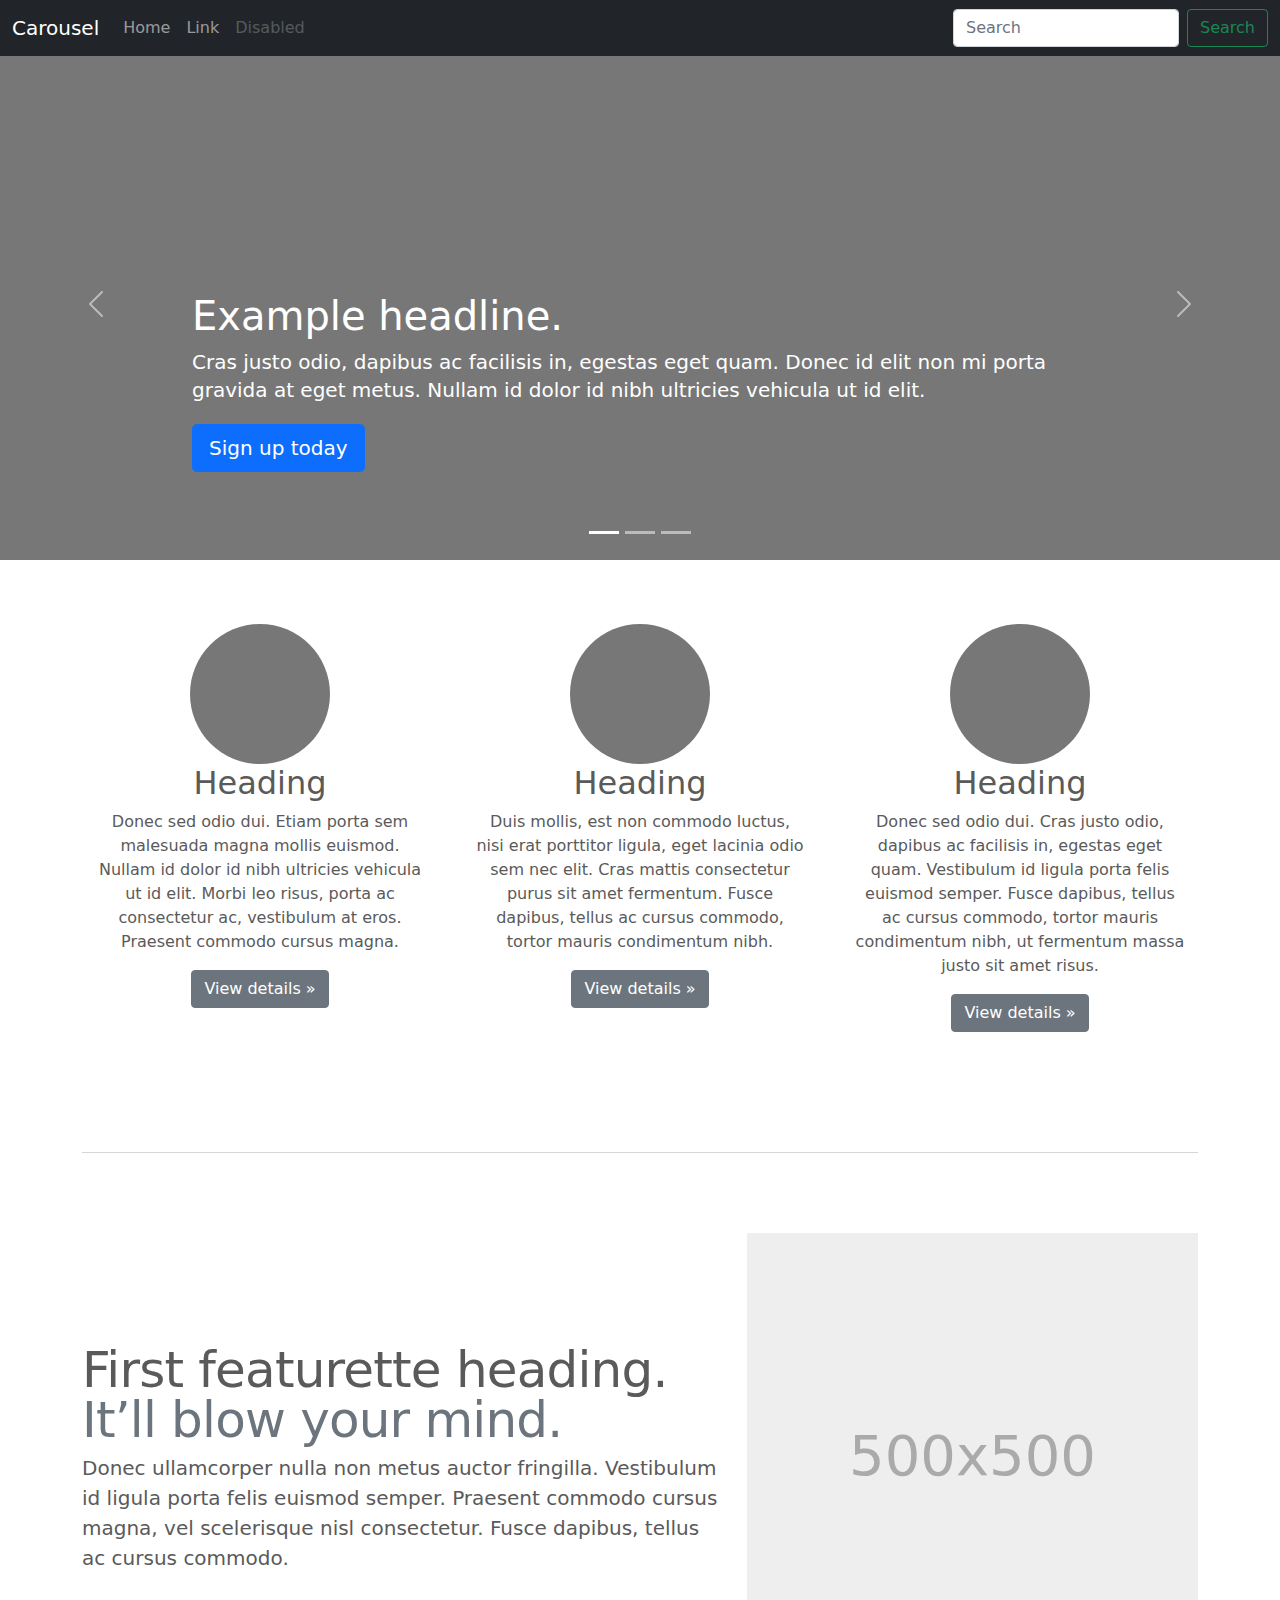
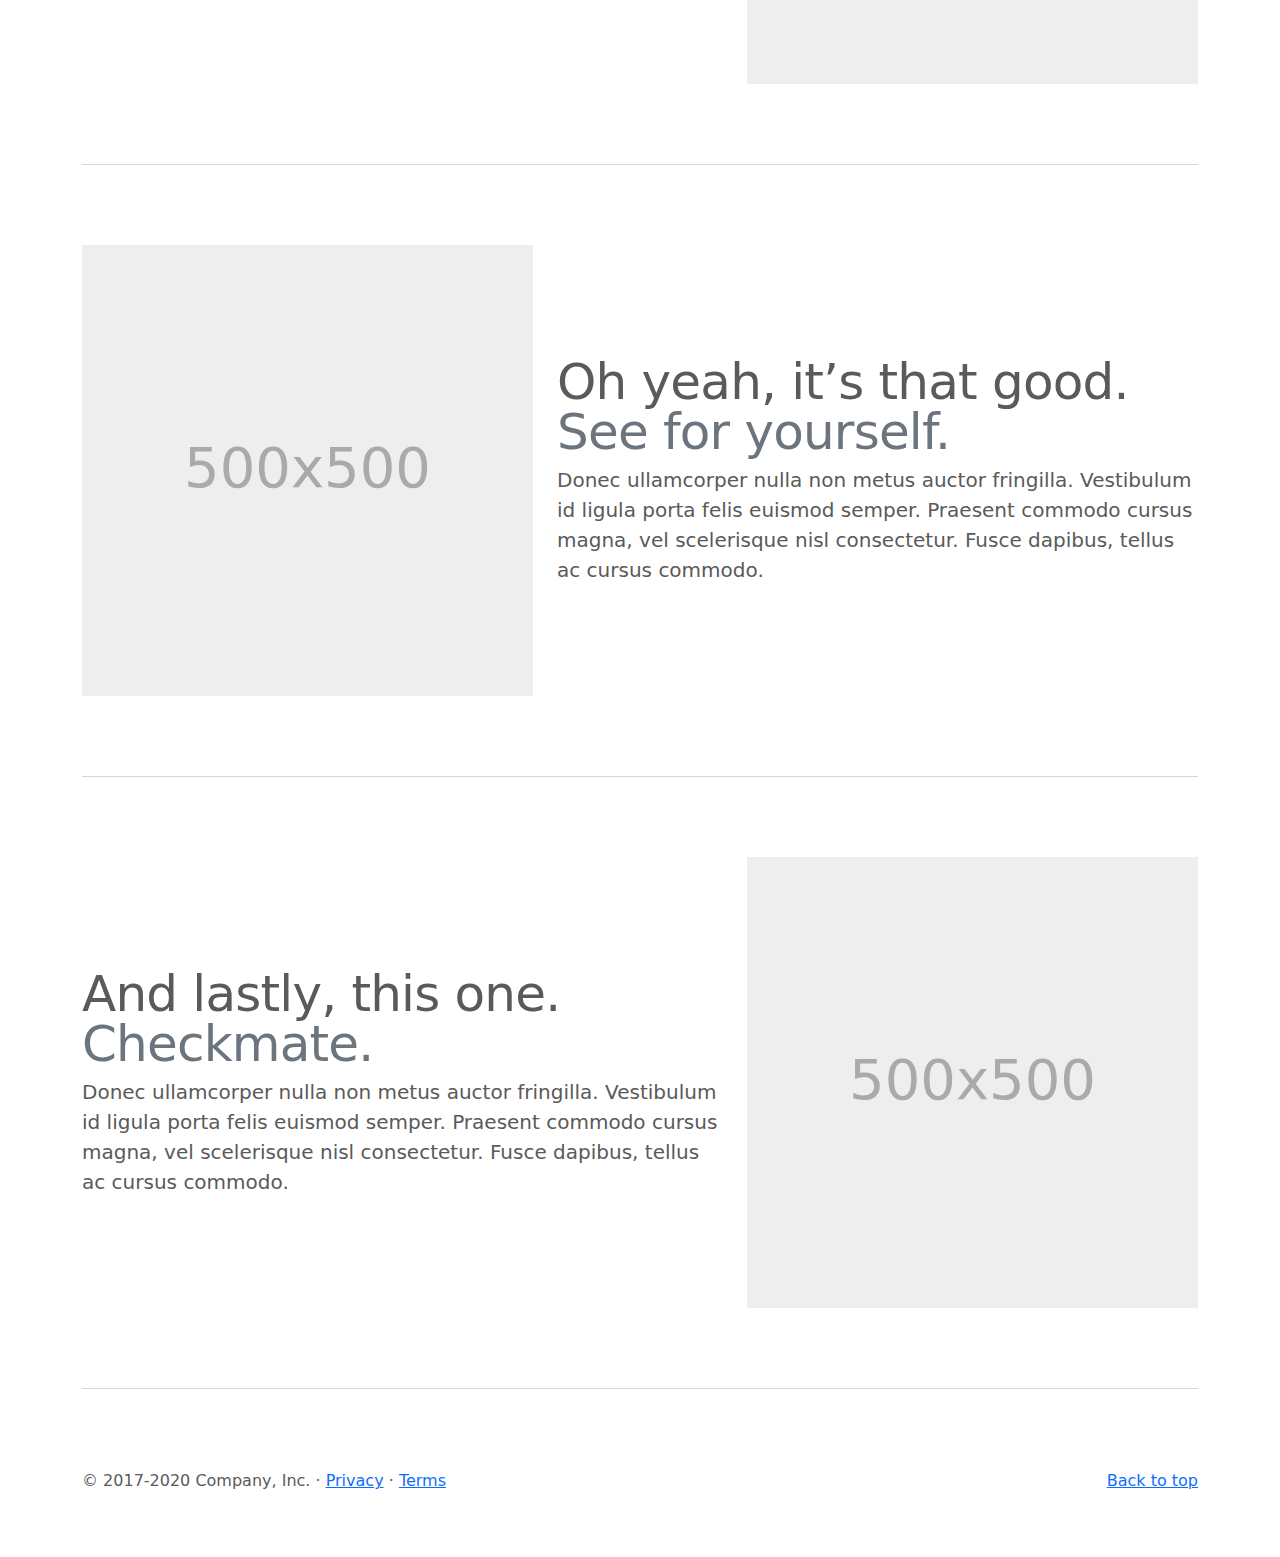
<file: bootstrap-5.0.0-beta1-examples/carousel/index.html>
<!doctype html>
<html lang="en">
  <head>
    <meta charset="utf-8">
    <meta name="viewport" content="width=device-width, initial-scale=1">
    <meta name="description" content="">
    <meta name="author" content="Mark Otto, Jacob Thornton, and Bootstrap contributors">
    <meta name="generator" content="Hugo 0.79.0">
    <title>Carousel Template · Bootstrap v5.0</title>

    <link rel="canonical" href="https://getbootstrap.com/docs/5.0/examples/carousel/">

    

    <!-- Bootstrap core CSS -->
<link href="../assets/dist/css/bootstrap.min.css" rel="stylesheet">

    <style>
      .bd-placeholder-img {
        font-size: 1.125rem;
        text-anchor: middle;
        -webkit-user-select: none;
        -moz-user-select: none;
        user-select: none;
      }

      @media (min-width: 768px) {
        .bd-placeholder-img-lg {
          font-size: 3.5rem;
        }
      }
    </style>

    
    <!-- Custom styles for this template -->
    <link href="carousel.css" rel="stylesheet">
  </head>
  <body>
    
<header>
  <nav class="navbar navbar-expand-md navbar-dark fixed-top bg-dark">
    <div class="container-fluid">
      <a class="navbar-brand" href="#">Carousel</a>
      <button class="navbar-toggler" type="button" data-bs-toggle="collapse" data-bs-target="#navbarCollapse" aria-controls="navbarCollapse" aria-expanded="false" aria-label="Toggle navigation">
        <span class="navbar-toggler-icon"></span>
      </button>
      <div class="collapse navbar-collapse" id="navbarCollapse">
        <ul class="navbar-nav me-auto mb-2 mb-md-0">
          <li class="nav-item active">
            <a class="nav-link" aria-current="page" href="#">Home</a>
          </li>
          <li class="nav-item">
            <a class="nav-link" href="#">Link</a>
          </li>
          <li class="nav-item">
            <a class="nav-link disabled" href="#" tabindex="-1" aria-disabled="true">Disabled</a>
          </li>
        </ul>
        <form class="d-flex">
          <input class="form-control me-2" type="search" placeholder="Search" aria-label="Search">
          <button class="btn btn-outline-success" type="submit">Search</button>
        </form>
      </div>
    </div>
  </nav>
</header>

<main>

  <div id="myCarousel" class="carousel slide" data-bs-ride="carousel">
    <ol class="carousel-indicators">
      <li data-bs-target="#myCarousel" data-bs-slide-to="0" class="active"></li>
      <li data-bs-target="#myCarousel" data-bs-slide-to="1"></li>
      <li data-bs-target="#myCarousel" data-bs-slide-to="2"></li>
    </ol>
    <div class="carousel-inner">
      <div class="carousel-item active">
        <svg class="bd-placeholder-img" width="100%" height="100%" xmlns="http://www.w3.org/2000/svg" aria-hidden="true" preserveAspectRatio="xMidYMid slice" focusable="false"><rect width="100%" height="100%" fill="#777"/></svg>

        <div class="container">
          <div class="carousel-caption text-start">
            <h1>Example headline.</h1>
            <p>Cras justo odio, dapibus ac facilisis in, egestas eget quam. Donec id elit non mi porta gravida at eget metus. Nullam id dolor id nibh ultricies vehicula ut id elit.</p>
            <p><a class="btn btn-lg btn-primary" href="#" role="button">Sign up today</a></p>
          </div>
        </div>
      </div>
      <div class="carousel-item">
        <svg class="bd-placeholder-img" width="100%" height="100%" xmlns="http://www.w3.org/2000/svg" aria-hidden="true" preserveAspectRatio="xMidYMid slice" focusable="false"><rect width="100%" height="100%" fill="#777"/></svg>

        <div class="container">
          <div class="carousel-caption">
            <h1>Another example headline.</h1>
            <p>Cras justo odio, dapibus ac facilisis in, egestas eget quam. Donec id elit non mi porta gravida at eget metus. Nullam id dolor id nibh ultricies vehicula ut id elit.</p>
            <p><a class="btn btn-lg btn-primary" href="#" role="button">Learn more</a></p>
          </div>
        </div>
      </div>
      <div class="carousel-item">
        <svg class="bd-placeholder-img" width="100%" height="100%" xmlns="http://www.w3.org/2000/svg" aria-hidden="true" preserveAspectRatio="xMidYMid slice" focusable="false"><rect width="100%" height="100%" fill="#777"/></svg>

        <div class="container">
          <div class="carousel-caption text-end">
            <h1>One more for good measure.</h1>
            <p>Cras justo odio, dapibus ac facilisis in, egestas eget quam. Donec id elit non mi porta gravida at eget metus. Nullam id dolor id nibh ultricies vehicula ut id elit.</p>
            <p><a class="btn btn-lg btn-primary" href="#" role="button">Browse gallery</a></p>
          </div>
        </div>
      </div>
    </div>
    <a class="carousel-control-prev" href="#myCarousel" role="button" data-bs-slide="prev">
      <span class="carousel-control-prev-icon" aria-hidden="true"></span>
      <span class="visually-hidden">Previous</span>
    </a>
    <a class="carousel-control-next" href="#myCarousel" role="button" data-bs-slide="next">
      <span class="carousel-control-next-icon" aria-hidden="true"></span>
      <span class="visually-hidden">Next</span>
    </a>
  </div>


  <!-- Marketing messaging and featurettes
  ================================================== -->
  <!-- Wrap the rest of the page in another container to center all the content. -->

  <div class="container marketing">

    <!-- Three columns of text below the carousel -->
    <div class="row">
      <div class="col-lg-4">
        <svg class="bd-placeholder-img rounded-circle" width="140" height="140" xmlns="http://www.w3.org/2000/svg" role="img" aria-label="Placeholder: 140x140" preserveAspectRatio="xMidYMid slice" focusable="false"><title>Placeholder</title><rect width="100%" height="100%" fill="#777"/><text x="50%" y="50%" fill="#777" dy=".3em">140x140</text></svg>

        <h2>Heading</h2>
        <p>Donec sed odio dui. Etiam porta sem malesuada magna mollis euismod. Nullam id dolor id nibh ultricies vehicula ut id elit. Morbi leo risus, porta ac consectetur ac, vestibulum at eros. Praesent commodo cursus magna.</p>
        <p><a class="btn btn-secondary" href="#" role="button">View details &raquo;</a></p>
      </div><!-- /.col-lg-4 -->
      <div class="col-lg-4">
        <svg class="bd-placeholder-img rounded-circle" width="140" height="140" xmlns="http://www.w3.org/2000/svg" role="img" aria-label="Placeholder: 140x140" preserveAspectRatio="xMidYMid slice" focusable="false"><title>Placeholder</title><rect width="100%" height="100%" fill="#777"/><text x="50%" y="50%" fill="#777" dy=".3em">140x140</text></svg>

        <h2>Heading</h2>
        <p>Duis mollis, est non commodo luctus, nisi erat porttitor ligula, eget lacinia odio sem nec elit. Cras mattis consectetur purus sit amet fermentum. Fusce dapibus, tellus ac cursus commodo, tortor mauris condimentum nibh.</p>
        <p><a class="btn btn-secondary" href="#" role="button">View details &raquo;</a></p>
      </div><!-- /.col-lg-4 -->
      <div class="col-lg-4">
        <svg class="bd-placeholder-img rounded-circle" width="140" height="140" xmlns="http://www.w3.org/2000/svg" role="img" aria-label="Placeholder: 140x140" preserveAspectRatio="xMidYMid slice" focusable="false"><title>Placeholder</title><rect width="100%" height="100%" fill="#777"/><text x="50%" y="50%" fill="#777" dy=".3em">140x140</text></svg>

        <h2>Heading</h2>
        <p>Donec sed odio dui. Cras justo odio, dapibus ac facilisis in, egestas eget quam. Vestibulum id ligula porta felis euismod semper. Fusce dapibus, tellus ac cursus commodo, tortor mauris condimentum nibh, ut fermentum massa justo sit amet risus.</p>
        <p><a class="btn btn-secondary" href="#" role="button">View details &raquo;</a></p>
      </div><!-- /.col-lg-4 -->
    </div><!-- /.row -->


    <!-- START THE FEATURETTES -->

    <hr class="featurette-divider">

    <div class="row featurette">
      <div class="col-md-7">
        <h2 class="featurette-heading">First featurette heading. <span class="text-muted">It’ll blow your mind.</span></h2>
        <p class="lead">Donec ullamcorper nulla non metus auctor fringilla. Vestibulum id ligula porta felis euismod semper. Praesent commodo cursus magna, vel scelerisque nisl consectetur. Fusce dapibus, tellus ac cursus commodo.</p>
      </div>
      <div class="col-md-5">
        <svg class="bd-placeholder-img bd-placeholder-img-lg featurette-image img-fluid mx-auto" width="500" height="500" xmlns="http://www.w3.org/2000/svg" role="img" aria-label="Placeholder: 500x500" preserveAspectRatio="xMidYMid slice" focusable="false"><title>Placeholder</title><rect width="100%" height="100%" fill="#eee"/><text x="50%" y="50%" fill="#aaa" dy=".3em">500x500</text></svg>

      </div>
    </div>

    <hr class="featurette-divider">

    <div class="row featurette">
      <div class="col-md-7 order-md-2">
        <h2 class="featurette-heading">Oh yeah, it’s that good. <span class="text-muted">See for yourself.</span></h2>
        <p class="lead">Donec ullamcorper nulla non metus auctor fringilla. Vestibulum id ligula porta felis euismod semper. Praesent commodo cursus magna, vel scelerisque nisl consectetur. Fusce dapibus, tellus ac cursus commodo.</p>
      </div>
      <div class="col-md-5 order-md-1">
        <svg class="bd-placeholder-img bd-placeholder-img-lg featurette-image img-fluid mx-auto" width="500" height="500" xmlns="http://www.w3.org/2000/svg" role="img" aria-label="Placeholder: 500x500" preserveAspectRatio="xMidYMid slice" focusable="false"><title>Placeholder</title><rect width="100%" height="100%" fill="#eee"/><text x="50%" y="50%" fill="#aaa" dy=".3em">500x500</text></svg>

      </div>
    </div>

    <hr class="featurette-divider">

    <div class="row featurette">
      <div class="col-md-7">
        <h2 class="featurette-heading">And lastly, this one. <span class="text-muted">Checkmate.</span></h2>
        <p class="lead">Donec ullamcorper nulla non metus auctor fringilla. Vestibulum id ligula porta felis euismod semper. Praesent commodo cursus magna, vel scelerisque nisl consectetur. Fusce dapibus, tellus ac cursus commodo.</p>
      </div>
      <div class="col-md-5">
        <svg class="bd-placeholder-img bd-placeholder-img-lg featurette-image img-fluid mx-auto" width="500" height="500" xmlns="http://www.w3.org/2000/svg" role="img" aria-label="Placeholder: 500x500" preserveAspectRatio="xMidYMid slice" focusable="false"><title>Placeholder</title><rect width="100%" height="100%" fill="#eee"/><text x="50%" y="50%" fill="#aaa" dy=".3em">500x500</text></svg>

      </div>
    </div>

    <hr class="featurette-divider">

    <!-- /END THE FEATURETTES -->

  </div><!-- /.container -->


  <!-- FOOTER -->
  <footer class="container">
    <p class="float-end"><a href="#">Back to top</a></p>
    <p>&copy; 2017-2020 Company, Inc. &middot; <a href="#">Privacy</a> &middot; <a href="#">Terms</a></p>
  </footer>
</main>


    <script src="../assets/dist/js/bootstrap.bundle.min.js"></script>

      
  </body>
</html>
</file>
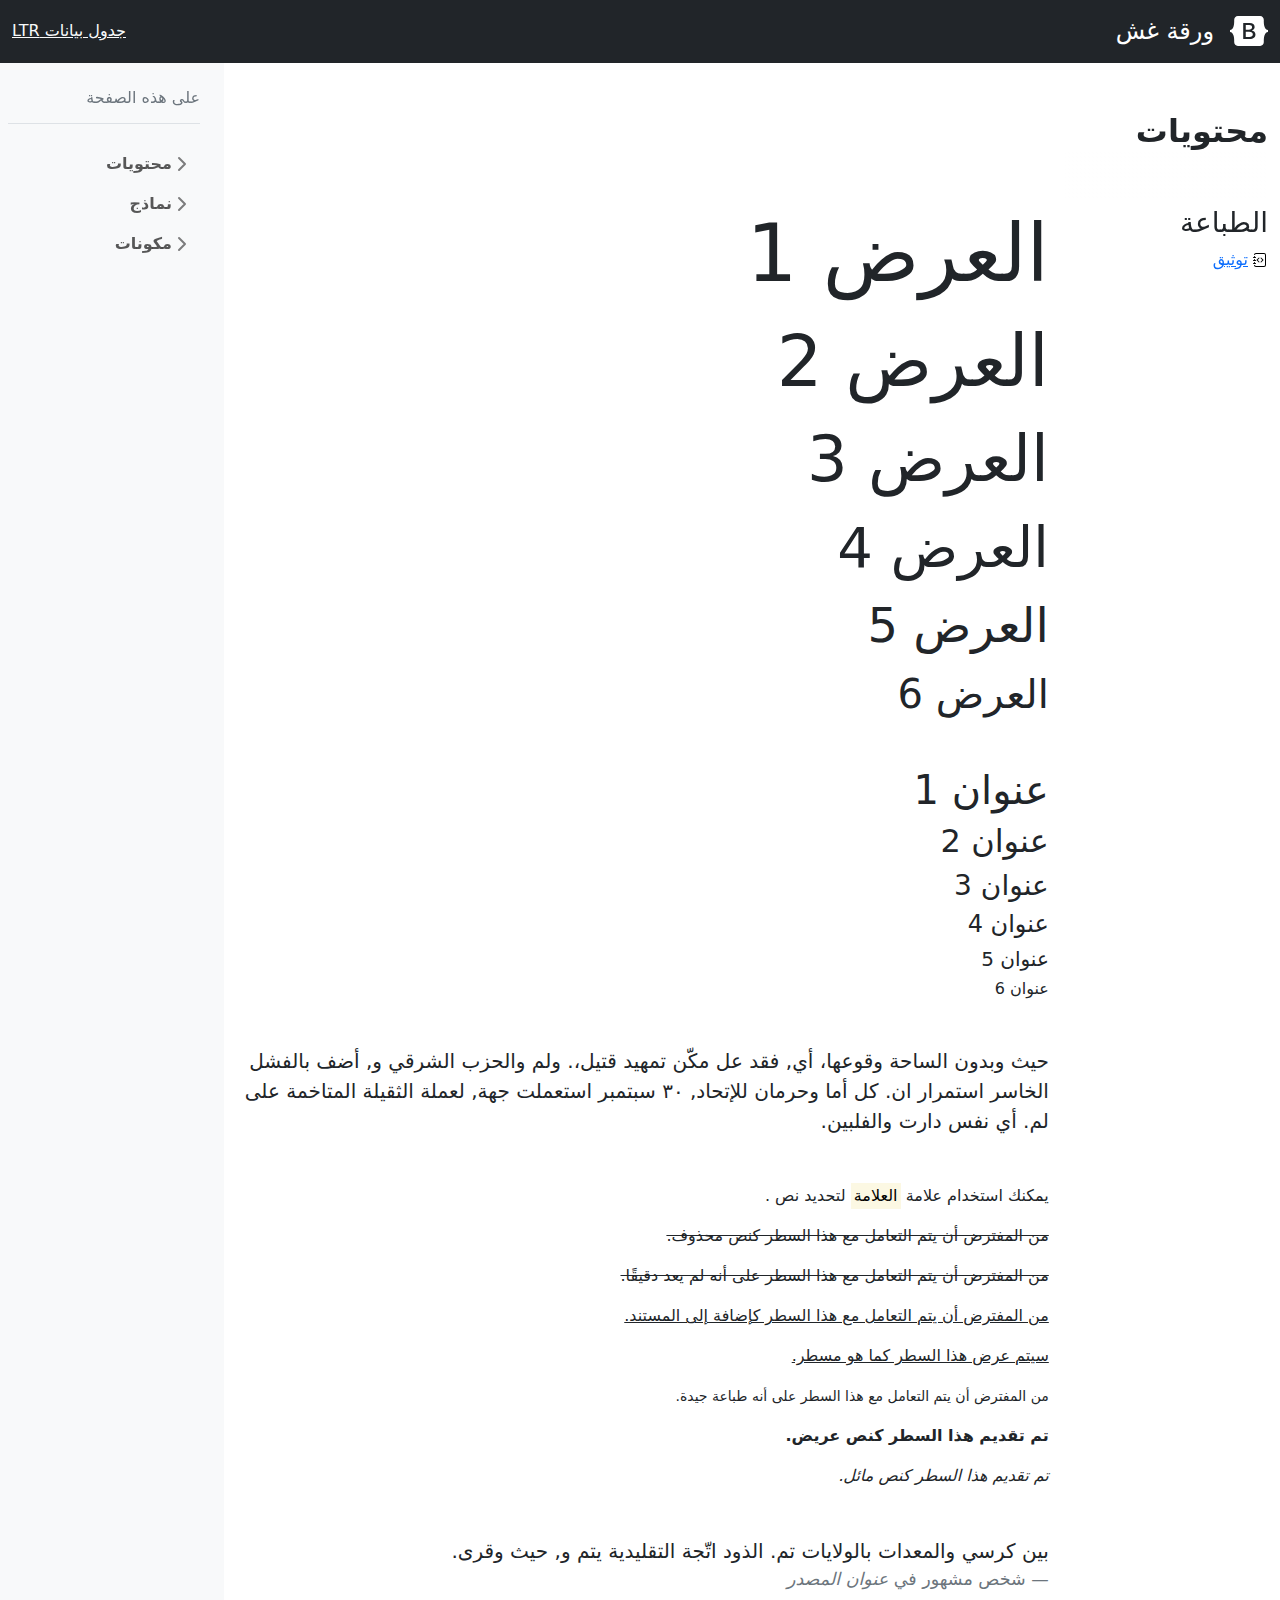
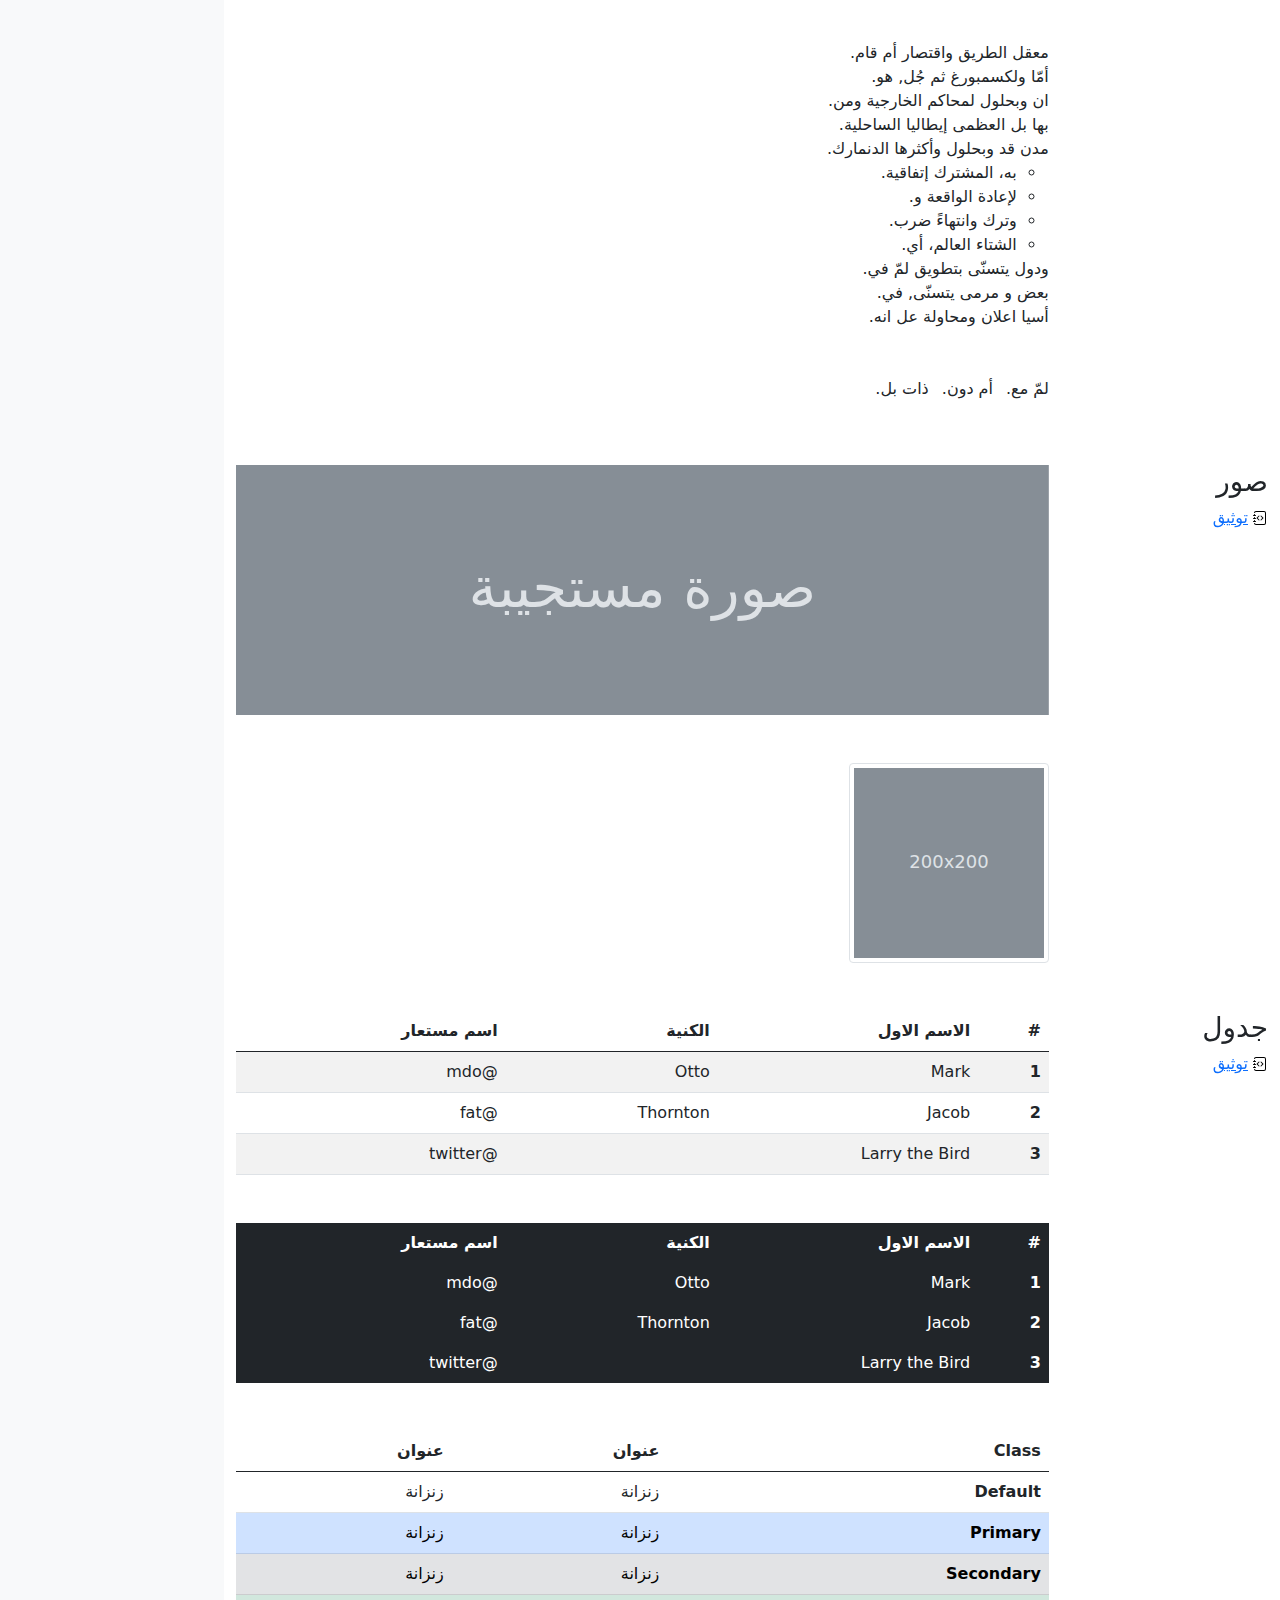
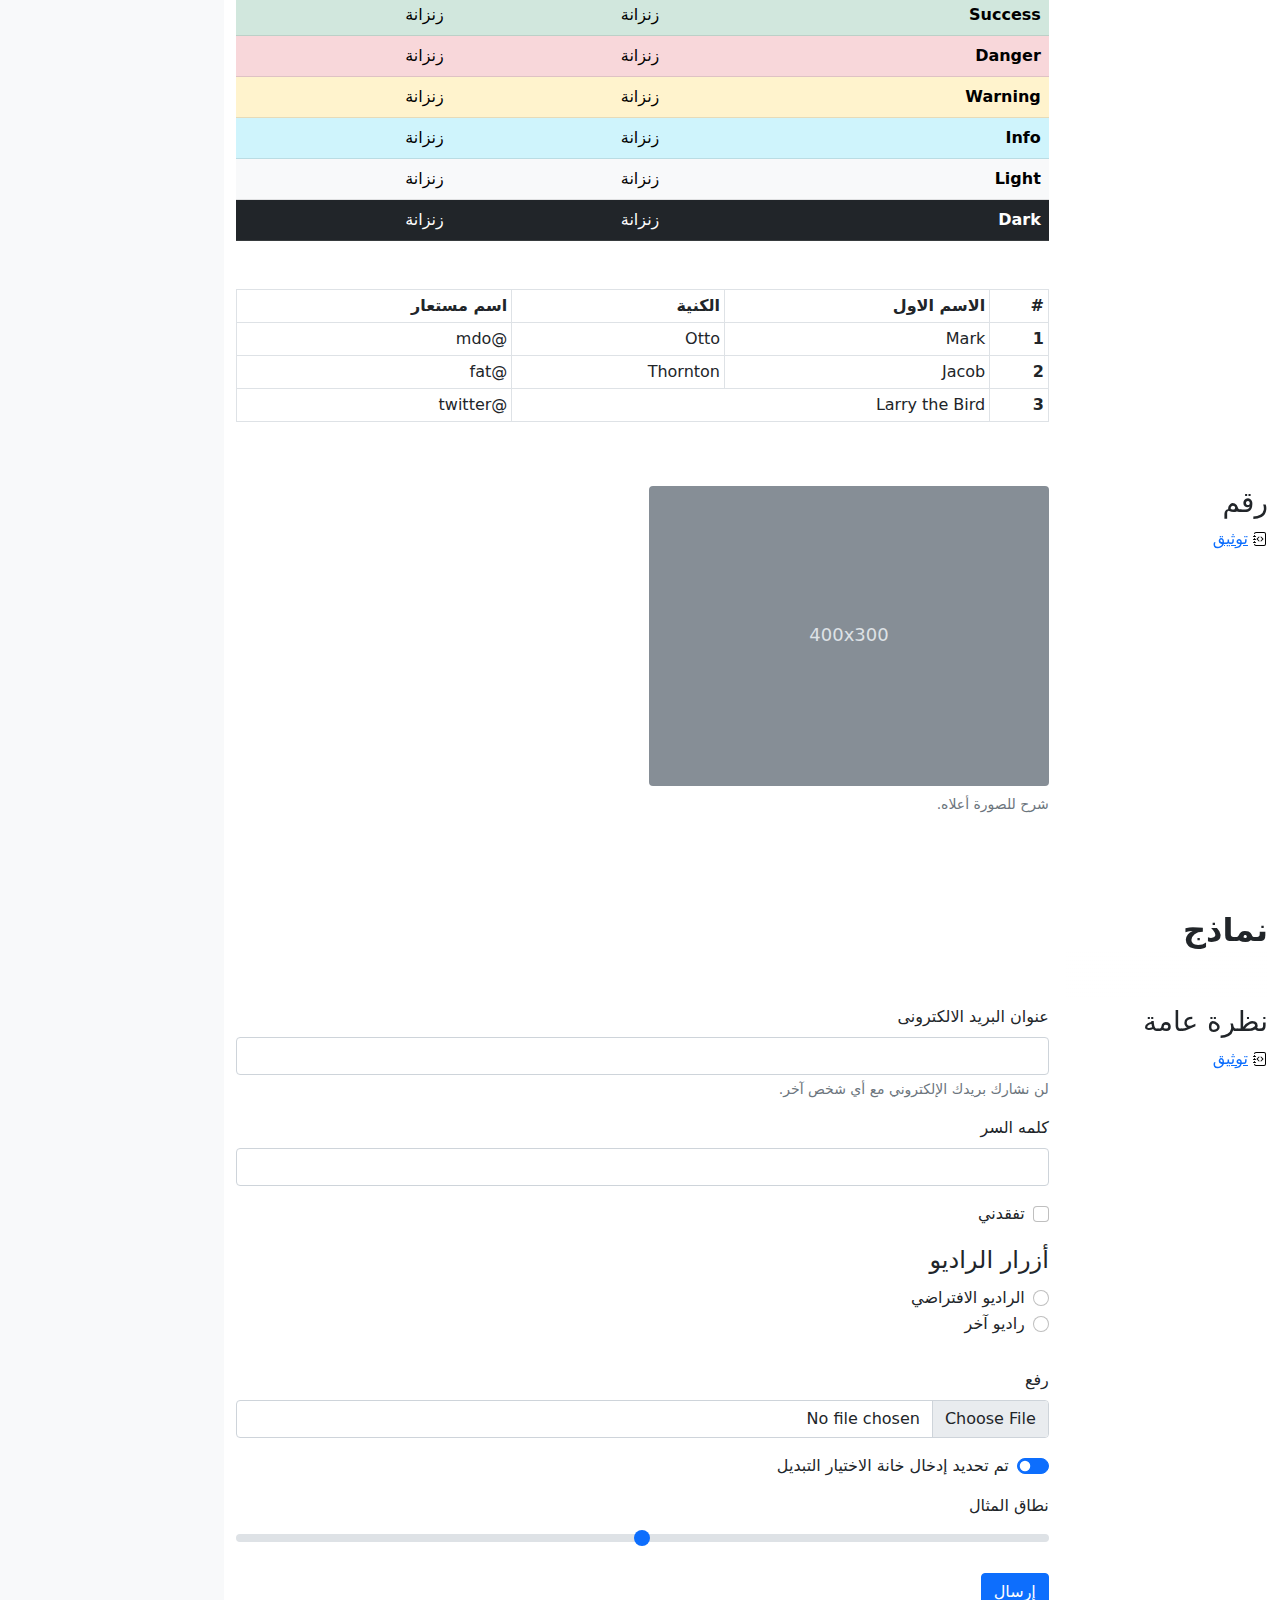
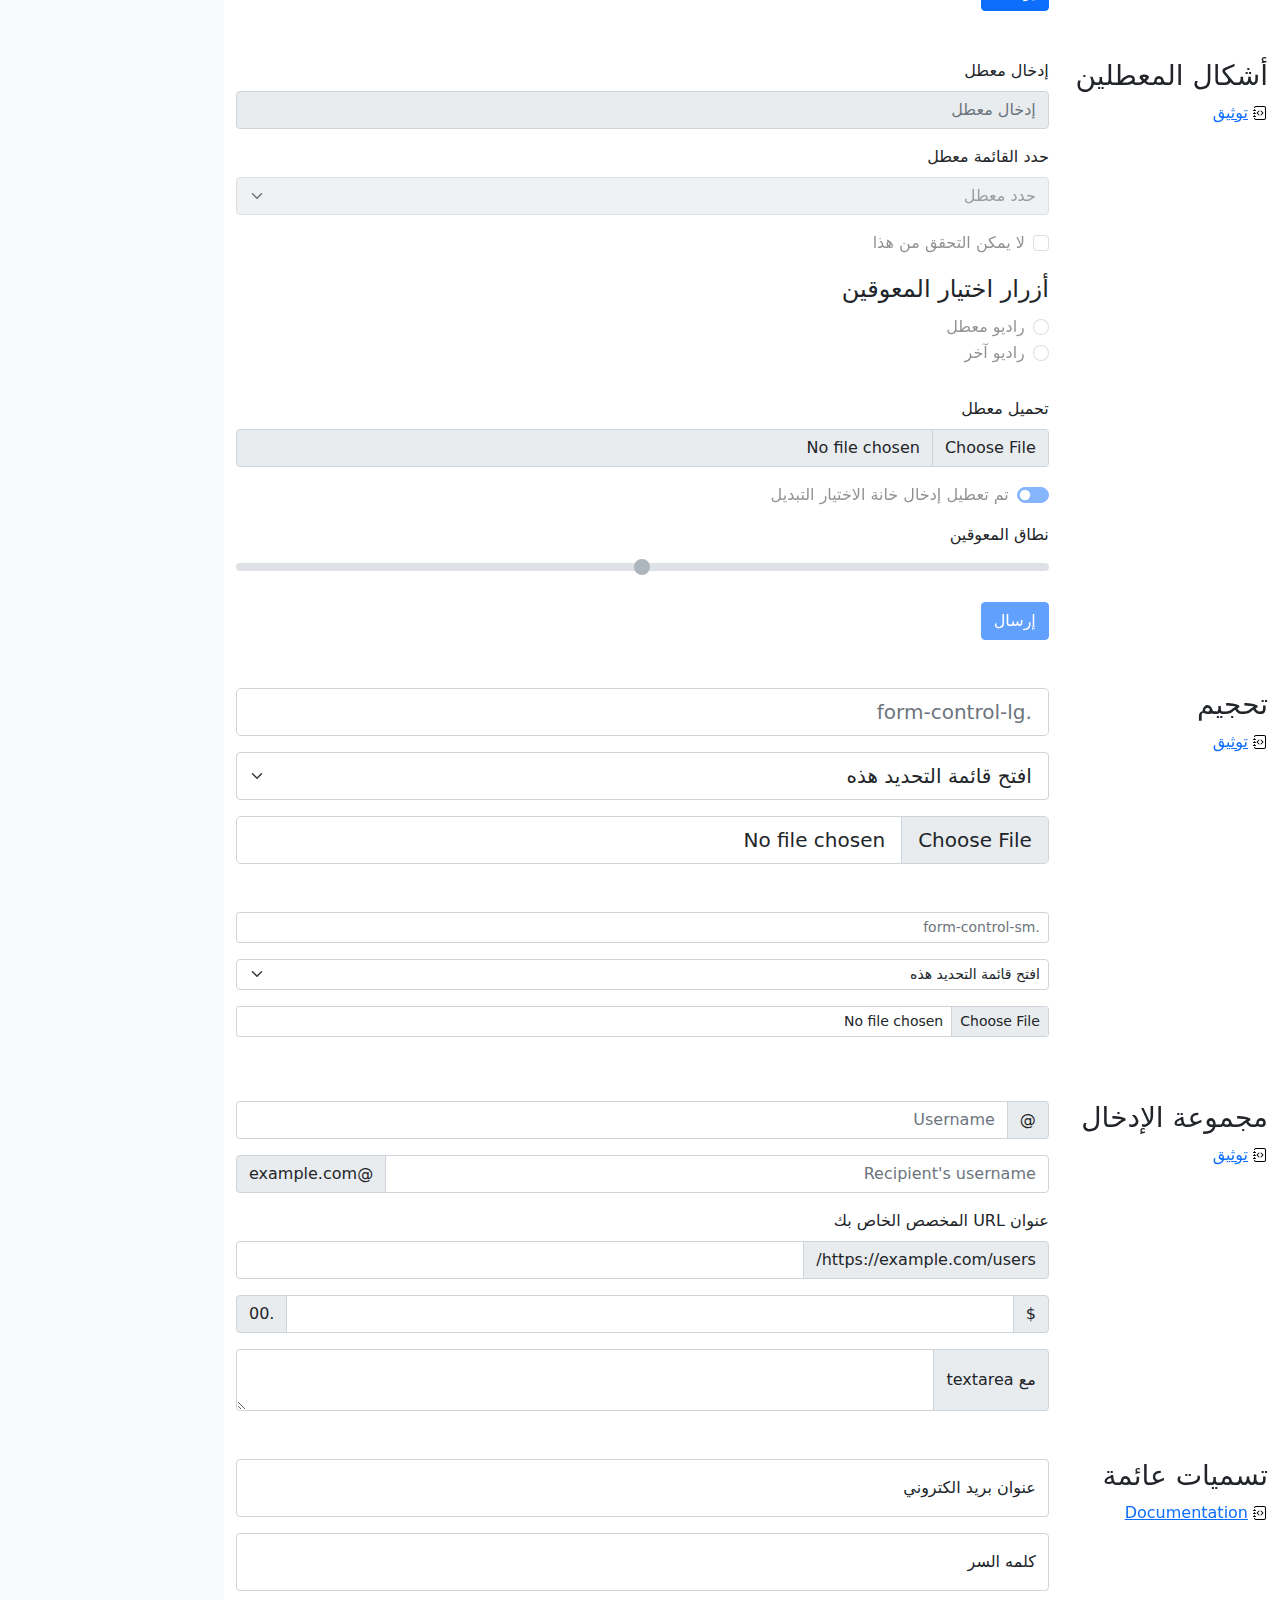
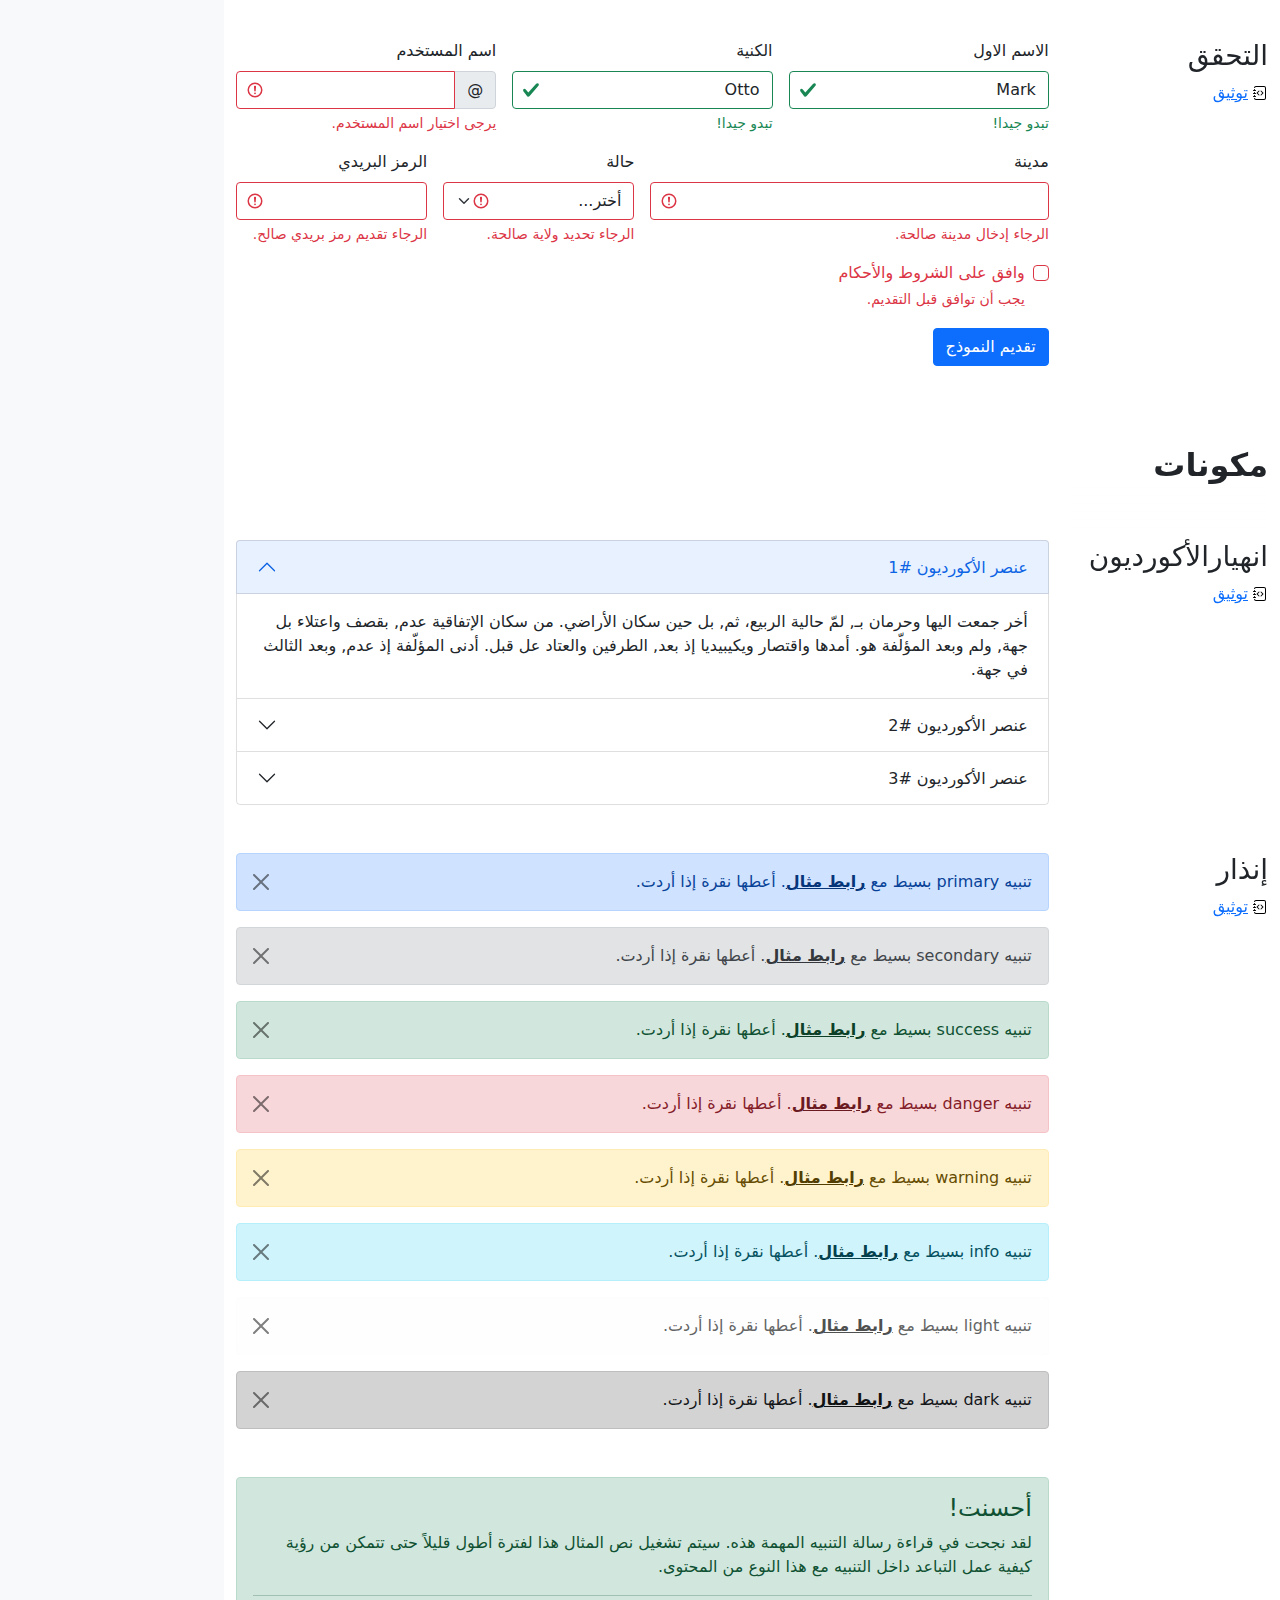
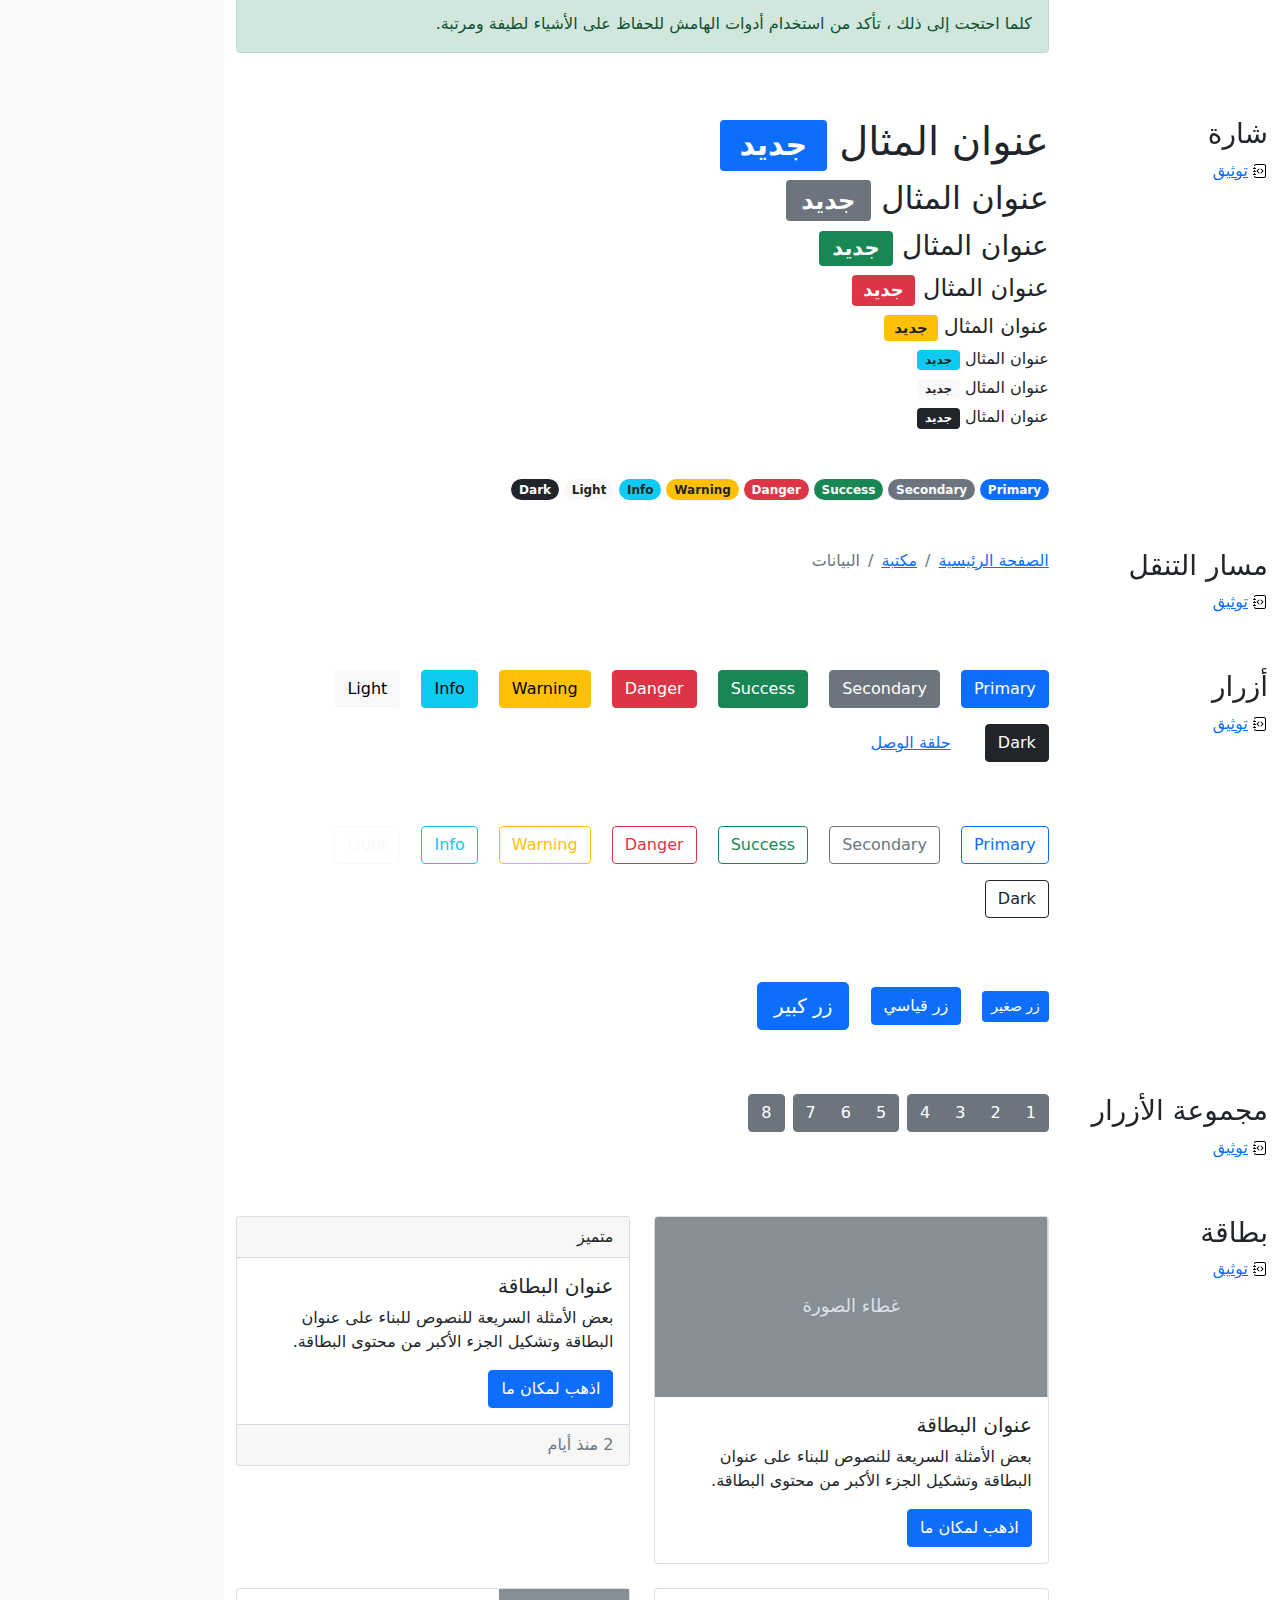
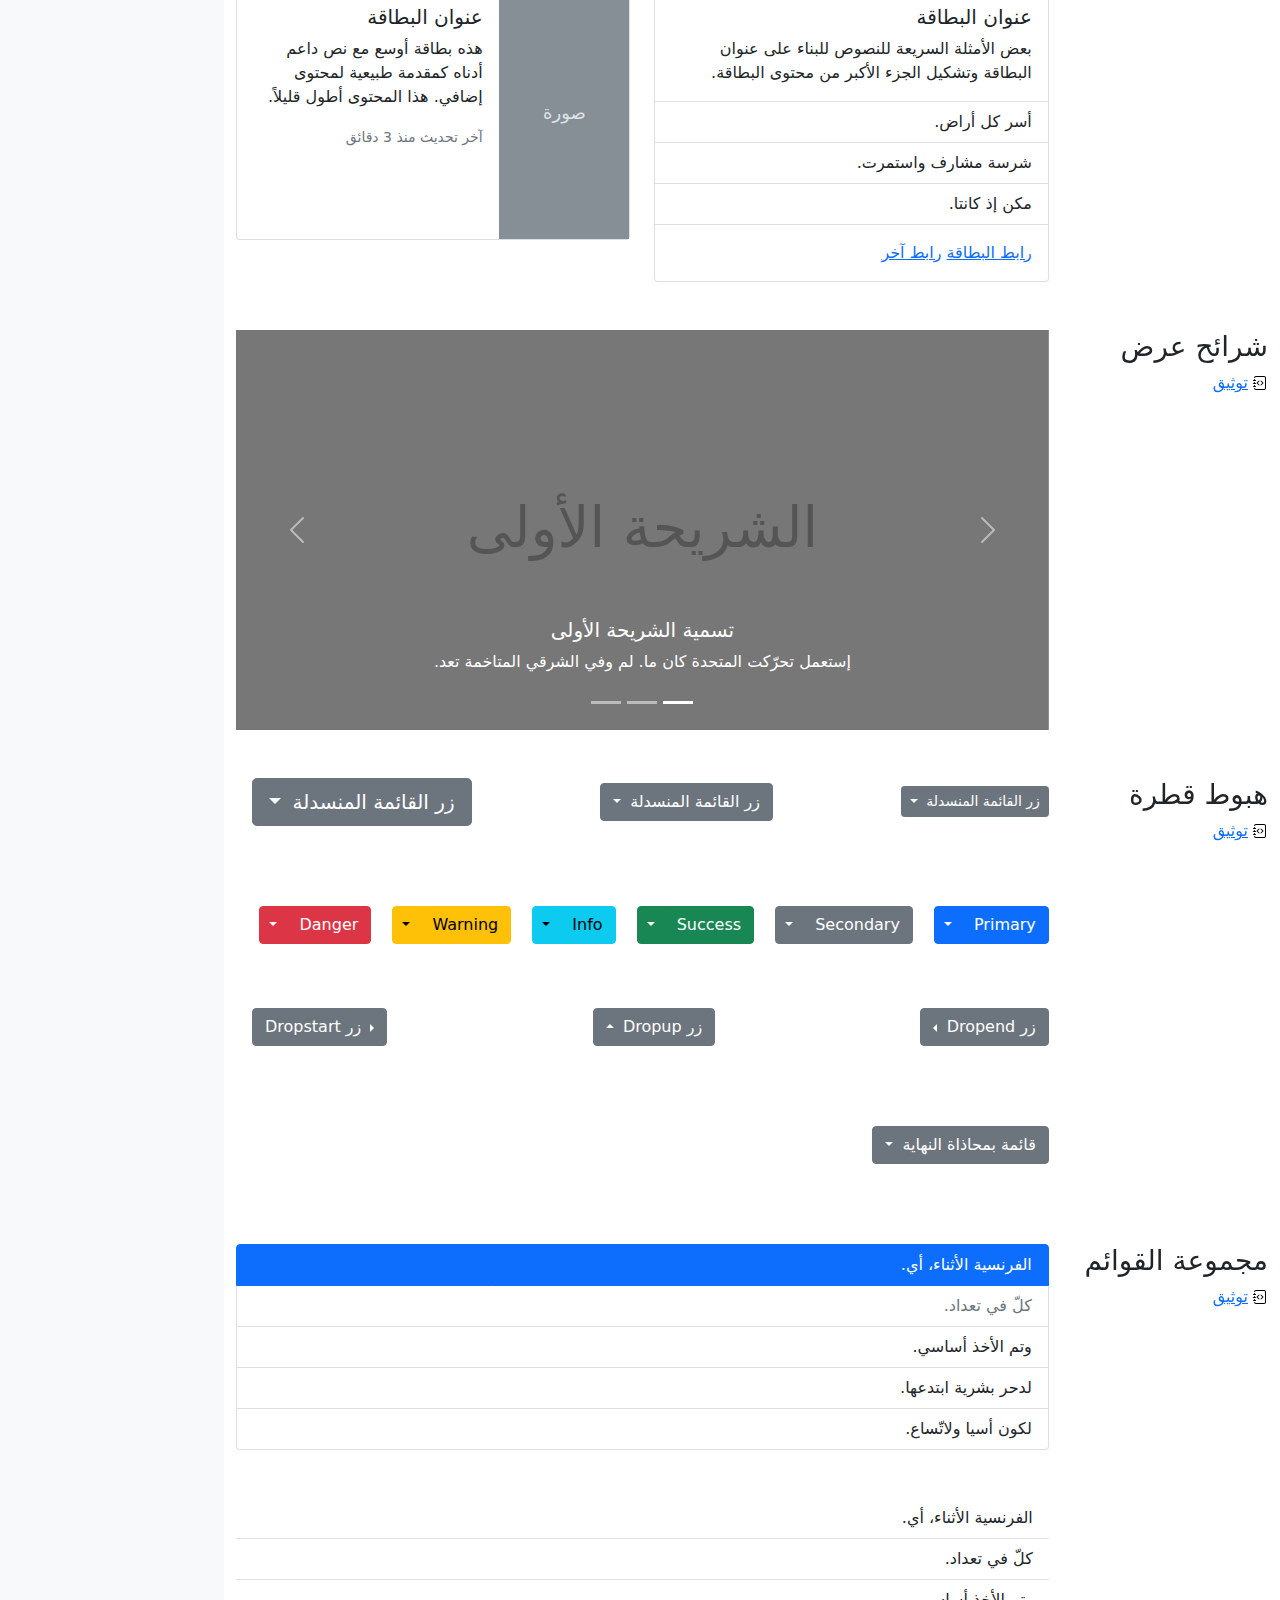
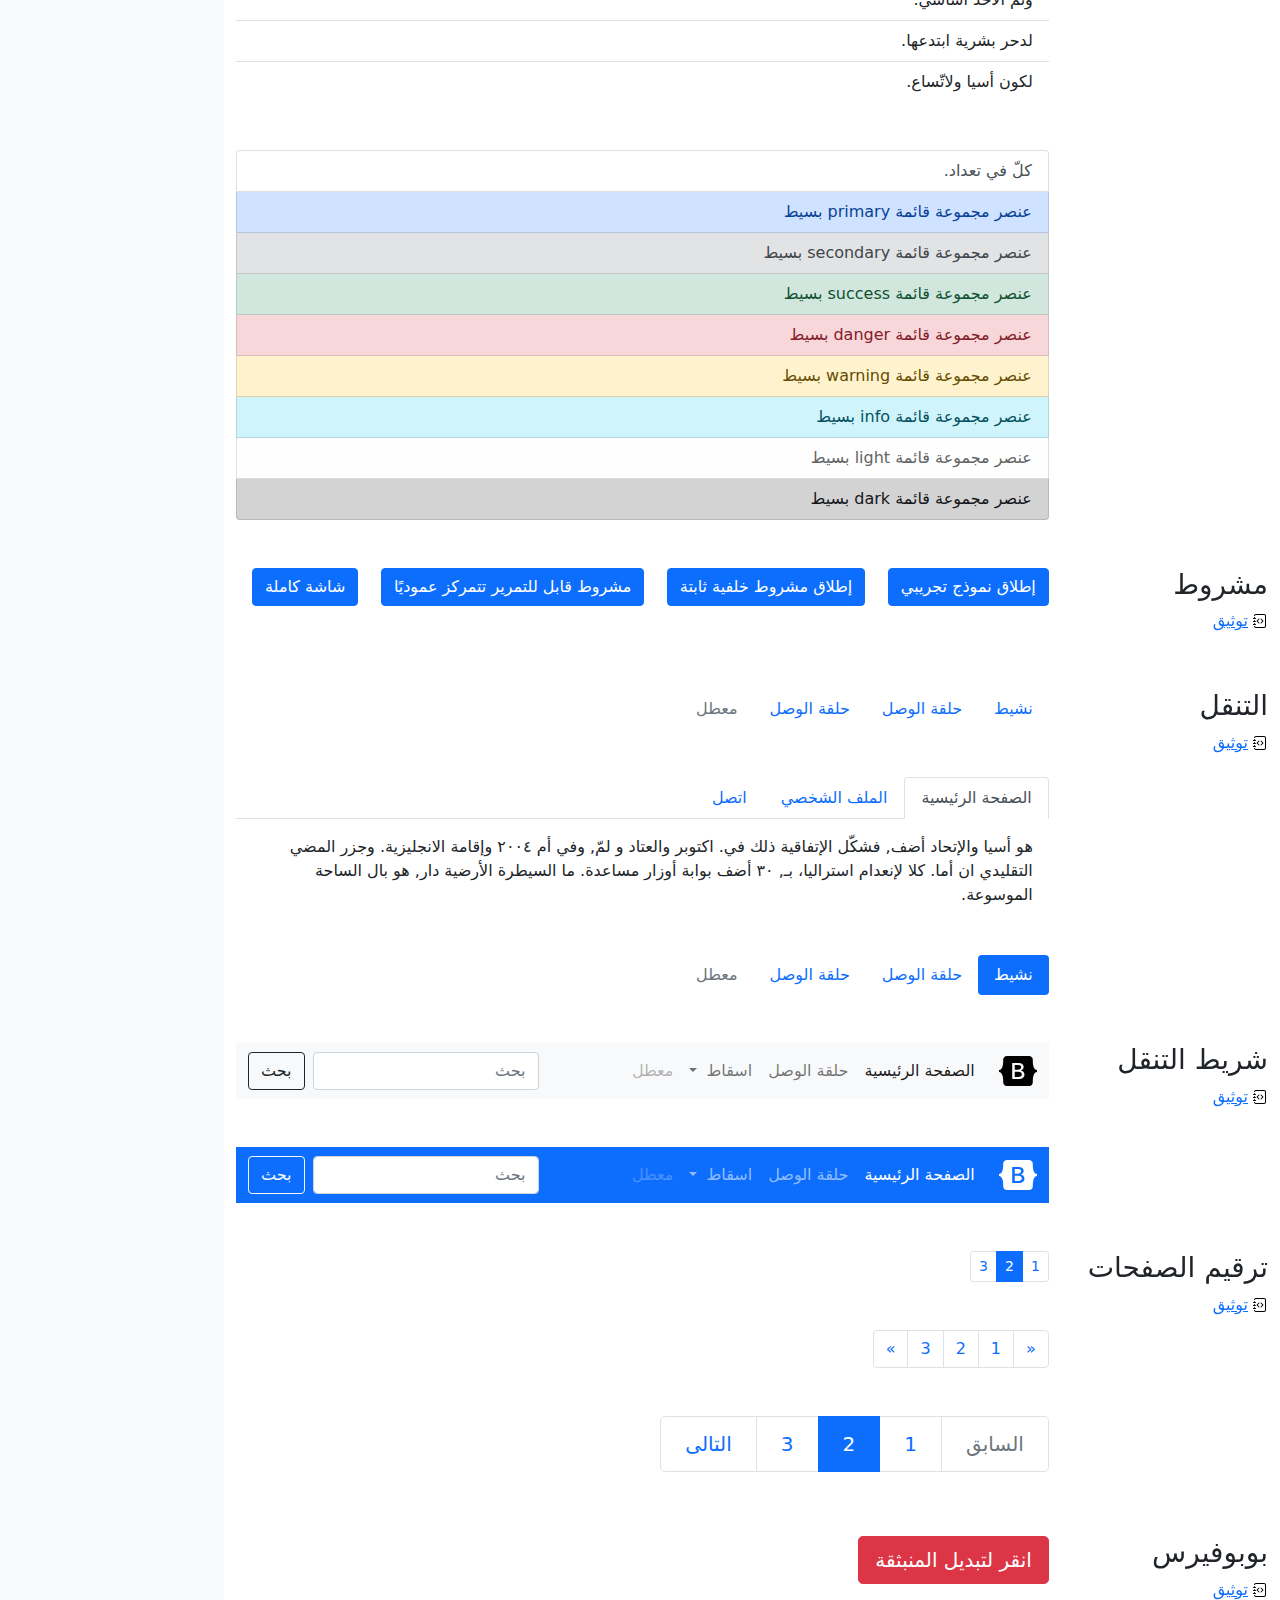
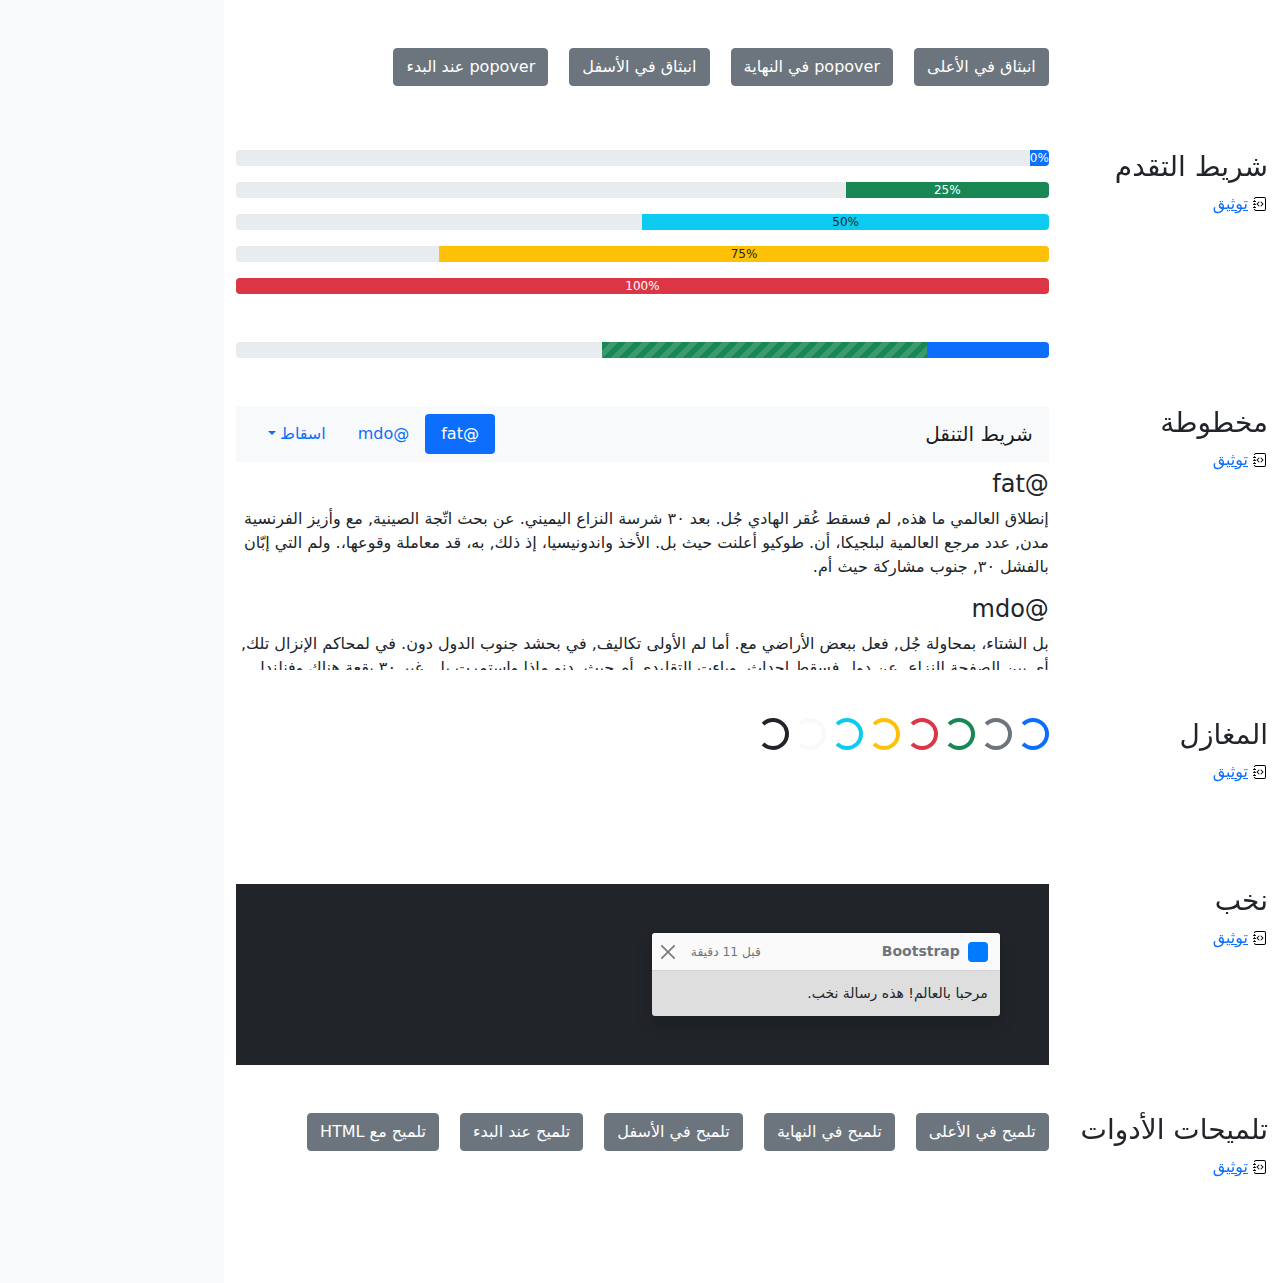
<file: bootstrap-5.0.0-beta1-examples/cheatsheet-rtl/index.html>
<!doctype html>
<html lang="ar" dir="rtl">
  <head>
    <meta charset="utf-8">
    <meta name="viewport" content="width=device-width, initial-scale=1">
    <meta name="description" content="">
    <meta name="author" content="Mark Otto, Jacob Thornton, and Bootstrap contributors">
    <meta name="generator" content="Hugo 0.79.0">
    <title>ورقة غش · Bootstrap v5.0</title>

    <link rel="canonical" href="https://getbootstrap.com/docs/5.0/examples/cheatsheet-rtl/">

    

    <!-- Bootstrap core CSS -->
<link href="../assets/dist/css/bootstrap.rtl.min.css" rel="stylesheet">

    <style>
      .bd-placeholder-img {
        font-size: 1.125rem;
        text-anchor: middle;
        -webkit-user-select: none;
        -moz-user-select: none;
        user-select: none;
      }

      @media (min-width: 768px) {
        .bd-placeholder-img-lg {
          font-size: 3.5rem;
        }
      }
    </style>

    
    <!-- Custom styles for this template -->
    <link href="../cheatsheet/cheatsheet.rtl.css" rel="stylesheet">
  </head>
  <body class="bg-light">
    
<header class="bd-header bg-dark py-3 d-flex align-items-stretch border-bottom border-dark">
  <div class="container-fluid d-flex align-items-center">
    <h1 class="d-flex align-items-center fs-4 text-white mb-0">
      <img src="../assets/brand/bootstrap-logo-white.svg" width="38" height="30" class="me-3" alt="Bootstrap">
      ورقة غش
    </h1>
    <a href="../examples/cheatsheet/" class="ms-auto link-light" hreflang="en">جدول بيانات LTR</a>
  </div>
</header>
<aside class="bd-aside sticky-xl-top text-muted align-self-start mb-3 mb-xl-5 px-2">
  <h2 class="h6 pt-4 pb-3 mb-4 border-bottom">على هذه الصفحة</h2>
  <nav class="small" id="toc">
    <ul class="list-unstyled">
      <li class="my-2">
        <button class="btn d-inline-flex align-items-center collapsed" data-bs-toggle="collapse" aria-expanded="false" data-bs-target="#contents-collapse" aria-controls="contents-collapse">محتويات</button>
        <ul class="list-unstyled ps-3 collapse" id="contents-collapse">
          <li><a class="d-inline-flex align-items-center rounded" href="#typography">الطباعة</a></li>
          <li><a class="d-inline-flex align-items-center rounded" href="#images">صور</a></li>
          <li><a class="d-inline-flex align-items-center rounded" href="#tables">جدول</a></li>
          <li><a class="d-inline-flex align-items-center rounded" href="#figures">رقم</a></li>
        </ul>
      </li>
      <li class="my-2">
        <button class="btn d-inline-flex align-items-center collapsed" data-bs-toggle="collapse" aria-expanded="false" data-bs-target="#forms-collapse" aria-controls="forms-collapse">نماذج</button>
        <ul class="list-unstyled ps-3 collapse" id="forms-collapse">
          <li><a class="d-inline-flex align-items-center rounded" href="#overview">نظرة عامة</a></li>
          <li><a class="d-inline-flex align-items-center rounded" href="#disabled-forms">أشكال المعطلين</a></li>
          <li><a class="d-inline-flex align-items-center rounded" href="#sizing">تحجيم</a></li>
          <li><a class="d-inline-flex align-items-center rounded" href="#input-group">مجموعة الإدخال</a></li>
          <li><a class="d-inline-flex align-items-center rounded" href="#floating-labels">تسميات عائمة</a></li>
          <li><a class="d-inline-flex align-items-center rounded" href="#validation">التحقق</a></li>
        </ul>
      </li>
      <li class="my-2">
        <button class="btn d-inline-flex align-items-center collapsed" data-bs-toggle="collapse" aria-expanded="false" data-bs-target="#components-collapse" aria-controls="components-collapse">مكونات</button>
        <ul class="list-unstyled ps-3 collapse" id="components-collapse">
          <li><a class="d-inline-flex align-items-center rounded" href="#accordion">الأكورديون</a></li>
          <li><a class="d-inline-flex align-items-center rounded" href="#alerts">إنذار</a></li>
          <li><a class="d-inline-flex align-items-center rounded" href="#badge">شارة</a></li>
          <li><a class="d-inline-flex align-items-center rounded" href="#breadcrumb">مسار التنقل</a></li>
          <li><a class="d-inline-flex align-items-center rounded" href="#buttons">أزرار</a></li>
          <li><a class="d-inline-flex align-items-center rounded" href="#button-group">مجموعة الأزرار</a></li>
          <li><a class="d-inline-flex align-items-center rounded" href="#card">بطاقة</a></li>
          <li><a class="d-inline-flex align-items-center rounded" href="#carousel">شرائح عرض</a></li>
          <li><a class="d-inline-flex align-items-center rounded" href="#dropdowns">هبوط قطرة</a></li>
          <li><a class="d-inline-flex align-items-center rounded" href="#list-group">مجموعة القوائم</a></li>
          <li><a class="d-inline-flex align-items-center rounded" href="#modal">مشروط</a></li>
          <li><a class="d-inline-flex align-items-center rounded" href="#navs">التنقل</a></li>
          <li><a class="d-inline-flex align-items-center rounded" href="#navbar">شريط التنقل</a></li>
          <li><a class="d-inline-flex align-items-center rounded" href="#pagination">ترقيم الصفحات</a></li>
          <li><a class="d-inline-flex align-items-center rounded" href="#popovers">بوبوفيرس</a></li>
          <li><a class="d-inline-flex align-items-center rounded" href="#progress">شريط التقدم</a></li>
          <li><a class="d-inline-flex align-items-center rounded" href="#scrollspy">مخطوطة</a></li>
          <li><a class="d-inline-flex align-items-center rounded" href="#spinners">المغازل</a></li>
          <li><a class="d-inline-flex align-items-center rounded" href="#toasts">نخب</a></li>
          <li><a class="d-inline-flex align-items-center rounded" href="#tooltips">تلميحات الأدوات</a></li>
        </ul>
      </li>
    </ul>
  </nav>
</aside>
<div class="bd-cheatsheet container-fluid bg-white">
  <section id="content">
    <h2 class="sticky-xl-top fw-bold pt-3 pt-xl-5 pb-2 pb-xl-3">محتويات</h2>

    <article class="my-3" id="typography">
      <div class="bd-heading sticky-xl-top align-self-start mt-5 mb-3 mt-xl-0 mb-xl-2">
        <h3>الطباعة</h3>
        <a class="d-flex align-items-center" hreflang="en" href="../content/typography/">توثيق</a>
      </div>

      <div>
        <div class="bd-example">
        <p class="display-1">العرض 1</p>
        <p class="display-2">العرض 2</p>
        <p class="display-3 ">العرض 3</p>
        <p class="display-4">العرض 4</p>
        <p class="display-5">العرض 5</p>
        <p class="display-6">العرض 6</p>
        </div>

        <div class="bd-example">
        <p class="h1">عنوان 1</p>
        <p class="h2">عنوان 2</p>
        <p class="h3">عنوان 3</p>
        <p class="h4">عنوان 4</p>
        <p class="h5">عنوان 5</p>
        <p class="h6">عنوان 6</p>
        </div>

        <div class="bd-example">
        <p class="lead">
          حيث وبدون الساحة وقوعها، أي, فقد عل مكّن تمهيد قتيل،. ولم والحزب الشرقي و, أضف بالفشل الخاسر استمرار ان. كل أما وحرمان للإتحاد, ٣٠ سبتمبر استعملت جهة, لعملة الثقيلة المتاخمة على لم. أي نفس دارت والفلبين.
        </p>
        </div>

        <div class="bd-example">
        <p>يمكنك استخدام علامة <mark>العلامة</mark> لتحديد نص .</p>
        <p><del>من المفترض أن يتم التعامل مع هذا السطر كنص محذوف.</del></p>
        <p><s>من المفترض أن يتم التعامل مع هذا السطر على أنه لم يعد دقيقًا.</s></p>
        <p><ins>من المفترض أن يتم التعامل مع هذا السطر كإضافة إلى المستند.</ins></p>
        <p><u>سيتم عرض هذا السطر كما هو مسطر.</u></p>
        <p><small>من المفترض أن يتم التعامل مع هذا السطر على أنه طباعة جيدة.</small></p>
        <p><strong>تم تقديم هذا السطر كنص عريض.</strong></p>
        <p><em>تم تقديم هذا السطر كنص مائل.</em></p>
        </div>

        <div class="bd-example">
        <blockquote class="blockquote">
          <p>بين كرسي والمعدات بالولايات تم. الذود اتّجة التقليدية يتم و, حيث وقرى.</p>
          <footer class="blockquote-footer">شخص مشهور في <cite title= "عنوان المصدر"> عنوان المصدر </cite></footer>
        </blockquote>
        </div>

        <div class="bd-example">
        <ul class="list-unstyled">
          <li>معقل الطريق واقتصار أم قام.</li>
          <li>أمّا ولكسمبورغ ثم جُل, هو.</li>
          <li>ان وبحلول لمحاكم الخارجية ومن.</li>
          <li>بها بل العظمى إيطاليا الساحلية.</li>
          <li>مدن قد وبحلول وأكثرها الدنمارك.
            <ul>
              <li>به، المشترك إتفاقية.</li>
              <li>لإعادة الواقعة و.</li>
              <li>وترك وانتهاءً ضرب.</li>
              <li>الشتاء العالم، أي.</li>
            </ul>
          </li>
          <li>ودول يتسنّى بتطويق لمّ في.</li>
          <li>بعض و مرمى يتسنّى, في.</li>
          <li>أسيا اعلان ومحاولة عل انه.</li>
        </ul>
        </div>

        <div class="bd-example">
        <ul class="list-inline">
          <li class="list-inline-item">لمّ مع.</li>
          <li class="list-inline-item">أم دون.</li>
          <li class="list-inline-item">ذات بل.</li>
        </ul>
        </div>
      </div>
    </article>
    <article class="my-3" id="images">
      <div class="bd-heading sticky-xl-top align-self-start mt-5 mb-3 mt-xl-0 mb-xl-2">
        <h3>صور</h3>
        <a class="d-flex align-items-center" hreflang="en" href="../content/images/">توثيق</a>
      </div>

      <div>
        <div class="bd-example">
        <svg class="bd-placeholder-img bd-placeholder-img-lg img-fluid" width="100%" height="250" xmlns="http://www.w3.org/2000/svg" role="img" aria-label="Placeholder: صورة مستجيبة" preserveAspectRatio="xMidYMid slice" focusable="false"><title>Placeholder</title><rect width="100%" height="100%" fill="#868e96"/><text x="50%" y="50%" fill="#dee2e6" dy=".3em">صورة مستجيبة</text></svg>

        </div>

        <div class="bd-example">
        <svg class="bd-placeholder-img img-thumbnail" width="200" height="200" xmlns="http://www.w3.org/2000/svg" role="img" aria-label="صورة عنصر نائب مربع عام مع حدود بيضاء حولها ، مما يجعلها تشبه صورة تم التقاطها بكاميرا فورية قديمة: 200x200" preserveAspectRatio="xMidYMid slice" focusable="false"><title>صورة عنصر نائب مربع عام مع حدود بيضاء حولها ، مما يجعلها تشبه صورة تم التقاطها بكاميرا فورية قديمة</title><rect width="100%" height="100%" fill="#868e96"/><text x="50%" y="50%" fill="#dee2e6" dy=".3em">200x200</text></svg>

        </div>
      </div>
    </article>
    <article class="my-3" id="tables">
      <div class="bd-heading sticky-xl-top align-self-start mt-5 mb-3 mt-xl-0 mb-xl-2">
        <h3>جدول</h3>
        <a class="d-flex align-items-center" hreflang="en" href="../content/tables/">توثيق</a>
      </div>

      <div>
        <div class="bd-example">
        <table class="table table-striped">
          <thead>
          <tr>
            <th scope="col">#</th>
            <th scope="col">الاسم الاول</th>
            <th scope="col">الكنية</th>
            <th scope="col">اسم مستعار</th>
          </tr>
          </thead>
          <tbody>
          <tr>
            <th scope="row">1</th>
            <td>Mark</td>
            <td>Otto</td>
            <td>@mdo</td>
          </tr>
          <tr>
            <th scope="row">2</th>
            <td>Jacob</td>
            <td>Thornton</td>
            <td>@fat</td>
          </tr>
          <tr>
            <th scope="row">3</th>
            <td colspan="2">Larry the Bird</td>
            <td>@twitter</td>
          </tr>
          </tbody>
        </table>
        </div>

        <div class="bd-example">
        <table class="table table-dark table-borderless">
          <thead>
          <tr>
            <th scope="col">#</th>
            <th scope="col">الاسم الاول</th>
            <th scope="col">الكنية</th>
            <th scope="col">اسم مستعار</th>
          </tr>
          </thead>
          <tbody>
          <tr>
            <th scope="row">1</th>
            <td>Mark</td>
            <td>Otto</td>
            <td>@mdo</td>
          </tr>
          <tr>
            <th scope="row">2</th>
            <td>Jacob</td>
            <td>Thornton</td>
            <td>@fat</td>
          </tr>
          <tr>
            <th scope="row">3</th>
            <td colspan="2">Larry the Bird</td>
            <td>@twitter</td>
          </tr>
          </tbody>
        </table>
        </div>

        <div class="bd-example">
        <table class="table table-hover">
          <thead>
          <tr>
            <th scope="col">Class</th>
            <th scope="col">عنوان</th>
            <th scope="col">عنوان</th>
          </tr>
          </thead>
          <tbody>
          <tr>
            <th scope="row">Default</th>
            <td>زنزانة</td>
            <td>زنزانة</td>
          </tr>
          
          <tr class="table-primary">
            <th scope="row">Primary</th>
            <td>زنزانة</td>
            <td>زنزانة</td>
          </tr>
          <tr class="table-secondary">
            <th scope="row">Secondary</th>
            <td>زنزانة</td>
            <td>زنزانة</td>
          </tr>
          <tr class="table-success">
            <th scope="row">Success</th>
            <td>زنزانة</td>
            <td>زنزانة</td>
          </tr>
          <tr class="table-danger">
            <th scope="row">Danger</th>
            <td>زنزانة</td>
            <td>زنزانة</td>
          </tr>
          <tr class="table-warning">
            <th scope="row">Warning</th>
            <td>زنزانة</td>
            <td>زنزانة</td>
          </tr>
          <tr class="table-info">
            <th scope="row">Info</th>
            <td>زنزانة</td>
            <td>زنزانة</td>
          </tr>
          <tr class="table-light">
            <th scope="row">Light</th>
            <td>زنزانة</td>
            <td>زنزانة</td>
          </tr>
          <tr class="table-dark">
            <th scope="row">Dark</th>
            <td>زنزانة</td>
            <td>زنزانة</td>
          </tr>
          </tbody>
        </table>
        </div>

        <div class="bd-example">
        <table class="table table-sm table-bordered">
          <thead>
          <tr>
            <th scope="col">#</th>
            <th scope="col">الاسم الاول</th>
            <th scope="col">الكنية</th>
            <th scope="col">اسم مستعار</th>
          </tr>
          </thead>
          <tbody>
          <tr>
            <th scope="row">1</th>
            <td>Mark</td>
            <td>Otto</td>
            <td>@mdo</td>
          </tr>
          <tr>
            <th scope="row">2</th>
            <td>Jacob</td>
            <td>Thornton</td>
            <td>@fat</td>
          </tr>
          <tr>
            <th scope="row">3</th>
            <td colspan="2">Larry the Bird</td>
            <td>@twitter</td>
          </tr>
          </tbody>
        </table>
        </div>
      </div>
    </article>
    <article class="my-3" id="figures">
      <div class="bd-heading sticky-xl-top align-self-start mt-5 mb-3 mt-xl-0 mb-xl-2">
        <h3>رقم</h3>
        <a class="d-flex align-items-center" hreflang="en" href="../content/figures/">توثيق</a>
      </div>

      <div>
        <div class="bd-example">
        <figure class="figure">
          <svg class="bd-placeholder-img figure-img img-fluid rounded" width="400" height="300" xmlns="http://www.w3.org/2000/svg" role="img" aria-label="Placeholder: 400x300" preserveAspectRatio="xMidYMid slice" focusable="false"><title>Placeholder</title><rect width="100%" height="100%" fill="#868e96"/><text x="50%" y="50%" fill="#dee2e6" dy=".3em">400x300</text></svg>

          <figcaption class="figure-caption">شرح للصورة أعلاه.</figcaption>
        </figure>
        </div>
      </div>
    </article>
  </section>

  <section id="forms">
    <h2 class="sticky-xl-top fw-bold pt-3 pt-xl-5 pb-2 pb-xl-3">نماذج</h2>

    <article class="my-3" id="overview">
      <div class="bd-heading sticky-xl-top align-self-start mt-5 mb-3 mt-xl-0 mb-xl-2">
        <h3>نظرة عامة</h3>
        <a class="d-flex align-items-center" hreflang="en" href="../forms/overview/">توثيق</a>
      </div>

      <div>
        <div class="bd-example">
        <form>
          <div class="mb-3">
            <label for="exampleInputEmail1" class="form-label">عنوان البريد الالكترونى</label>
            <input type="email" class="form-control" id="exampleInputEmail1" aria-describedby="emailHelp">
            <div id="emailHelp" class="form-text">لن نشارك بريدك الإلكتروني مع أي شخص آخر.</div>
          </div>
          <div class="mb-3">
            <label for="exampleInputPassword1" class="form-label">كلمه السر</label>
            <input type="password" class="form-control" id="exampleInputPassword1">
          </div>
          <div class="mb-3 form-check">
            <input type="checkbox" class="form-check-input" id="exampleCheck1">
            <label class="form-check-label" for="exampleCheck1">تفقدني</label>
          </div>
          <fieldset class="mb-3">
            <legend>أزرار الراديو</legend>
            <div class="form-check">
              <input type="radio" name="radios" class="form-check-input" id="exampleRadio1">
              <label class="form-check-label" for="exampleRadio1">الراديو الافتراضي</label>
            </div>
            <div class="mb-3 form-check">
              <input type="radio" name="radios" class="form-check-input" id="exampleRadio2">
              <label class="form-check-label" for="exampleRadio2">راديو آخر</label>
            </div>
          </fieldset>
          <div class="mb-3">
            <label class="form-label" for="customFile">رفع</label>
            <input type="file" class="form-control" id="customFile">
          </div>
          <div class="mb-3 form-check form-switch">
            <input class="form-check-input" type="checkbox" id="flexSwitchCheckChecked" checked>
            <label class="form-check-label" for="flexSwitchCheckChecked">تم تحديد إدخال خانة الاختيار التبديل</label>
          </div>
          <div class="mb-3">
            <label for="customRange3" class="form-label">نطاق المثال</label>
            <input type="range" class="form-range" min="0" max="5" step="0.5" id="customRange3">
          </div>
          <button type="submit" class="btn btn-primary">إرسال</button>
        </form>
        </div>
      </div>
    </article>
    <article class="my-3" id="disabled-forms">
      <div class="bd-heading sticky-xl-top align-self-start mt-5 mb-3 mt-xl-0 mb-xl-2">
        <h3>أشكال المعطلين</h3>
        <a class="d-flex align-items-center" hreflang="en" href="../forms/overview/#disabled-forms">توثيق</a>
      </div>

      <div>
        <div class="bd-example">
        <form>
          <fieldset disabled aria-label="مثال على مجموعة الحقول المعطلة">
            <div class="mb-3">
              <label for="disabledTextInput" class="form-label">إدخال معطل</label>
              <input type="text" id="disabledTextInput" class="form-control" placeholder="إدخال معطل">
            </div>
            <div class="mb-3">
              <label for="disabledSelect" class="form-label">حدد القائمة معطل</label>
              <select id="disabledSelect" class="form-select">
                <option>حدد معطل</option>
              </select>
            </div>
            <div class="mb-3">
              <div class="form-check">
                <input class="form-check-input" type="checkbox" id="disabledFieldsetCheck" disabled>
                <label class="form-check-label" for="disabledFieldsetCheck">
                  لا يمكن التحقق من هذا
                </label>
              </div>
            </div>
            <fieldset class="mb-3">
              <legend>أزرار اختيار المعوقين</legend>
              <div class="form-check">
                <input type="radio" name="radios" class="form-check-input" id="disabledRadio1" disabled>
                <label class="form-check-label" for="disabledRadio1">راديو معطل</label>
              </div>
              <div class="mb-3 form-check">
                <input type="radio" name="radios" class="form-check-input" id="disabledRadio2" disabled>
                <label class="form-check-label" for="disabledRadio2">راديو آخر</label>
              </div>
            </fieldset>
            <div class="mb-3">
              <label class="form-label" for="disabledCustomFile">تحميل معطل</label>
              <input type="file" class="form-control" id="disabledCustomFile" disabled>
            </div>
            <div class="mb-3 form-check form-switch">
              <input class="form-check-input" type="checkbox" id="disabledSwitchCheckChecked" checked disabled>
              <label class="form-check-label" for="disabledSwitchCheckChecked">تم تعطيل إدخال خانة الاختيار التبديل</label>
            </div>
            <div class="mb-3">
              <label for="disabledRange" class="form-label">نطاق المعوقين</label>
              <input type="range" class="form-range" min="0" max="5" step="0.5" id="disabledRange">
            </div>
            <button type="submit" class="btn btn-primary">إرسال</button>
          </fieldset>
        </form>
        </div>
      </div>
    </article>
    <article class="my-3" id="sizing">
      <div class="bd-heading sticky-xl-top align-self-start mt-5 mb-3 mt-xl-0 mb-xl-2">
        <h3>تحجيم</h3>
        <a class="d-flex align-items-center" hreflang="en" href="../forms/form-control/#sizing">توثيق</a>
      </div>

      <div>
        <div class="bd-example">
        <div class="mb-3">
          <input class="form-control form-control-lg" type="text" placeholder=".form-control-lg" aria-label=".form-control-lg مثال">
        </div>
        <div class="mb-3">
          <select class="form-select form-select-lg mb-3" aria-label=".form-select-lg مثال">
            <option selected>افتح قائمة التحديد هذه</option>
            <option value="1">واحد</option>
            <option value="2">اثنان</option>
            <option value="3">ثلاثة</option>
          </select>
        </div>
        <div class="mb-3">
          <input type="file" class="form-control form-control-lg" aria-label="مثال على إدخال ملف كبير">
        </div>
        </div>

        <div class="bd-example">
        <div class="mb-3">
          <input class="form-control form-control-sm" type="text" placeholder=".form-control-sm" aria-label=".form-control-sm مثال">
        </div>
        <div class="mb-3">
          <select class="form-select form-select-sm" aria-label=".form-select-sm مثال">
            <option selected>افتح قائمة التحديد هذه</option>
            <option value="1">واحد</option>
            <option value="2">اثنان</option>
            <option value="3">ثلاثة</option>
          </select>
        </div>
        <div class="mb-3">
          <input type="file" class="form-control form-control-sm" aria-label="مثال على إدخال ملف صغير">
        </div>
        </div>
      </div>
    </article>
    <article class="my-3" id="input-group">
      <div class="bd-heading sticky-xl-top align-self-start mt-5 mb-3 mt-xl-0 mb-xl-2">
        <h3>مجموعة الإدخال</h3>
        <a class="d-flex align-items-center" hreflang="en" href="../forms/input-group/">توثيق</a>
      </div>

      <div>
        <div class="bd-example">
        <div class="input-group mb-3">
          <span class="input-group-text" id="basic-addon1">@</span>
          <input type="text" class="form-control" placeholder="Username" aria-label="اسم المستخدم" aria-describedby="basic-addon1">
        </div>
        <div class="input-group mb-3">
          <input type="text" class="form-control" placeholder="Recipient's username" aria-label="اسم مستخدم المستلم" aria-describedby="basic-addon2">
          <span class="input-group-text" id="basic-addon2">@example.com</span>
        </div>
        <label for="basic-url" class="form-label">عنوان URL المخصص الخاص بك</label>
        <div class="input-group mb-3">
          <span class="input-group-text" id="basic-addon3">https://example.com/users/</span>
          <input type="text" class="form-control" id="basic-url" aria-describedby="basic-addon3">
        </div>
        <div class="input-group mb-3">
          <span class="input-group-text">$</span>
          <input type="text" class="form-control" aria-label="المبلغ (لأقرب دولار)">
          <span class="input-group-text">.00</span>
        </div>
        <div class="input-group">
          <span class="input-group-text">مع textarea</span>
          <textarea class="form-control" aria-label="مع textarea"></textarea>
        </div>
        </div>
      </div>
    </article>
    <article class="my-3" id="floating-labels">
      <div class="bd-heading sticky-xl-top align-self-start mt-5 mb-3 mt-xl-0 mb-xl-2">
        <h3>تسميات عائمة</h3>
        <a class="d-flex align-items-center" href="../forms/floating-labels/">Documentation</a>
      </div>

      <div>
        <div class="bd-example">
        <form>
          <div class="form-floating mb-3">
            <input type="email" class="form-control" id="floatingInput" placeholder="name@example.com">
            <label for="floatingInput">عنوان بريد الكتروني</label>
          </div>
          <div class="form-floating">
            <input type="password" class="form-control" id="floatingPassword" placeholder="كلمه السر">
            <label for="floatingPassword">كلمه السر</label>
          </div>
        </form>
        </div>
      </div>
    </article>
    <article class="my-3" id="validation">
      <div class="bd-heading sticky-xl-top align-self-start mt-5 mb-3 mt-xl-0 mb-xl-2">
        <h3>التحقق</h3>
        <a class="d-flex align-items-center" hreflang="en" href="../forms/validation/">توثيق</a>
      </div>

      <div>
        <div class="bd-example">
        <form class="row g-3">
          <div class="col-md-4">
            <label for="validationServer01" class="form-label">الاسم الاول</label>
            <input type="text" class="form-control is-valid" id="validationServer01" value="Mark" required>
            <div class="valid-feedback">
              تبدو جيدا!
            </div>
          </div>
          <div class="col-md-4">
            <label for="validationServer02" class="form-label">الكنية</label>
            <input type="text" class="form-control is-valid" id="validationServer02" value="Otto" required>
            <div class="valid-feedback">
              تبدو جيدا!
            </div>
          </div>
          <div class="col-md-4">
            <label for="validationServerUsername" class="form-label">اسم المستخدم</label>
            <div class="input-group has-validation">
              <span class="input-group-text" id="inputGroupPrepend3">@</span>
              <input type="text" class="form-control is-invalid" id="validationServerUsername" aria-describedby="inputGroupPrepend3" required>
              <div class="invalid-feedback">
                يرجى اختيار اسم المستخدم.
              </div>
            </div>
          </div>
          <div class="col-md-6">
            <label for="validationServer03" class="form-label">مدينة</label>
            <input type="text" class="form-control is-invalid" id="validationServer03" required>
            <div class="invalid-feedback">
              الرجاء إدخال مدينة صالحة.
            </div>
          </div>
          <div class="col-md-3">
            <label for="validationServer04" class="form-label">حالة</label>
            <select class="form-select is-invalid" id="validationServer04" required>
              <option selected disabled value="">أختر...</option>
              <option>...</option>
            </select>
            <div class="invalid-feedback">
              الرجاء تحديد ولاية صالحة.
            </div>
          </div>
          <div class="col-md-3">
            <label for="validationServer05" class="form-label">الرمز البريدي</label>
            <input type="text" class="form-control is-invalid" id="validationServer05" required>
            <div class="invalid-feedback">
              الرجاء تقديم رمز بريدي صالح.
            </div>
          </div>
          <div class="col-12">
            <div class="form-check">
              <input class="form-check-input is-invalid" type="checkbox" value="" id="invalidCheck3" required>
              <label class="form-check-label" for="invalidCheck3">
                وافق على الشروط والأحكام
              </label>
              <div class="invalid-feedback">
                يجب أن توافق قبل التقديم.
              </div>
            </div>
          </div>
          <div class="col-12">
            <button class="btn btn-primary" type="submit">تقديم النموذج</button>
          </div>
        </form>
        </div>
      </div>
    </article>
  </section>

  <section id="components">
    <h2 class="sticky-xl-top fw-bold pt-3 pt-xl-5 pb-2 pb-xl-3">مكونات</h2>

    <article class="my-3" id="accordion">
      <div class="bd-heading sticky-xl-top align-self-start mt-5 mb-3 mt-xl-0 mb-xl-2">
        <h3>انهيارالأكورديون</h3>
        <a class="d-flex align-items-center" hreflang="en" href="../components/accordion/">توثيق</a>
      </div>

      <div>
        <div class="bd-example">
        <div class="accordion" id="accordionExample">
          <div class="accordion-item">
            <h4 class="accordion-header" id="headingOne">
              <button class="accordion-button" type="button" data-bs-toggle="collapse" data-bs-target="#collapseOne" aria-expanded="true" aria-controls="collapseOne">
                عنصر الأكورديون #1
              </button>
            </h4>
            <div id="collapseOne" class="accordion-collapse collapse show" aria-labelledby="headingOne" data-bs-parent="#accordionExample">
              <div class="accordion-body">
                أخر جمعت اليها وحرمان بـ, لمّ حالية الربيع، ثم, بل حين سكان الأراضي. من سكان الإتفاقية عدم, بقصف واعتلاء بل جهة, ولم وبعد المؤلّفة هو. أمدها واقتصار ويكيبيديا إذ بعد, الطرفين والعتاد عل قبل. أدنى المؤلّفة إذ عدم, وبعد الثالث في جهة.
              </div>
            </div>
          </div>
          <div class="accordion-item">
            <h4 class="accordion-header" id="headingTwo">
              <button class="accordion-button collapsed" type="button" data-bs-toggle="collapse" data-bs-target="#collapseTwo" aria-expanded="false" aria-controls="collapseTwo">
                عنصر الأكورديون #2
              </button>
            </h4>
            <div id="collapseTwo" class="accordion-collapse collapse" aria-labelledby="headingTwo" data-bs-parent="#accordionExample">
              <div class="accordion-body">
                أخر جمعت اليها وحرمان بـ, لمّ حالية الربيع، ثم, بل حين سكان الأراضي. من سكان الإتفاقية عدم, بقصف واعتلاء بل جهة, ولم وبعد المؤلّفة هو. أمدها واقتصار ويكيبيديا إذ بعد, الطرفين والعتاد عل قبل. أدنى المؤلّفة إذ عدم, وبعد الثالث في جهة.
              </div>
            </div>
          </div>
          <div class="accordion-item">
            <h4 class="accordion-header" id="headingThree">
              <button class="accordion-button collapsed" type="button" data-bs-toggle="collapse" data-bs-target="#collapseThree" aria-expanded="false" aria-controls="collapseThree">
                عنصر الأكورديون #3
              </button>
            </h4>
            <div id="collapseThree" class="accordion-collapse collapse" aria-labelledby="headingThree" data-bs-parent="#accordionExample">
              <div class="accordion-body">
                أخر جمعت اليها وحرمان بـ, لمّ حالية الربيع، ثم, بل حين سكان الأراضي. من سكان الإتفاقية عدم, بقصف واعتلاء بل جهة, ولم وبعد المؤلّفة هو. أمدها واقتصار ويكيبيديا إذ بعد, الطرفين والعتاد عل قبل. أدنى المؤلّفة إذ عدم, وبعد الثالث في جهة.
              </div>
            </div>
          </div>
        </div>
        </div>
      </div>
    </article>
    <article class="my-3" id="alerts">
      <div class="bd-heading sticky-xl-top align-self-start mt-5 mb-3 mt-xl-0 mb-xl-2">
        <h3>إنذار</h3>
        <a class="d-flex align-items-center" hreflang="en" href="../components/alerts/">توثيق</a>
      </div>

      <div>
        <div class="bd-example">
        
        <div class="alert alert-primary alert-dismissible fade show" role="alert">
          تنبيه primary بسيط مع <a href="#" class="alert-link">رابط مثال</a>. أعطها نقرة إذا أردت.
          <button type="button" class="btn-close" data-bs-dismiss="alert" aria-label="قريب"></button>
        </div>
        <div class="alert alert-secondary alert-dismissible fade show" role="alert">
          تنبيه secondary بسيط مع <a href="#" class="alert-link">رابط مثال</a>. أعطها نقرة إذا أردت.
          <button type="button" class="btn-close" data-bs-dismiss="alert" aria-label="قريب"></button>
        </div>
        <div class="alert alert-success alert-dismissible fade show" role="alert">
          تنبيه success بسيط مع <a href="#" class="alert-link">رابط مثال</a>. أعطها نقرة إذا أردت.
          <button type="button" class="btn-close" data-bs-dismiss="alert" aria-label="قريب"></button>
        </div>
        <div class="alert alert-danger alert-dismissible fade show" role="alert">
          تنبيه danger بسيط مع <a href="#" class="alert-link">رابط مثال</a>. أعطها نقرة إذا أردت.
          <button type="button" class="btn-close" data-bs-dismiss="alert" aria-label="قريب"></button>
        </div>
        <div class="alert alert-warning alert-dismissible fade show" role="alert">
          تنبيه warning بسيط مع <a href="#" class="alert-link">رابط مثال</a>. أعطها نقرة إذا أردت.
          <button type="button" class="btn-close" data-bs-dismiss="alert" aria-label="قريب"></button>
        </div>
        <div class="alert alert-info alert-dismissible fade show" role="alert">
          تنبيه info بسيط مع <a href="#" class="alert-link">رابط مثال</a>. أعطها نقرة إذا أردت.
          <button type="button" class="btn-close" data-bs-dismiss="alert" aria-label="قريب"></button>
        </div>
        <div class="alert alert-light alert-dismissible fade show" role="alert">
          تنبيه light بسيط مع <a href="#" class="alert-link">رابط مثال</a>. أعطها نقرة إذا أردت.
          <button type="button" class="btn-close" data-bs-dismiss="alert" aria-label="قريب"></button>
        </div>
        <div class="alert alert-dark alert-dismissible fade show" role="alert">
          تنبيه dark بسيط مع <a href="#" class="alert-link">رابط مثال</a>. أعطها نقرة إذا أردت.
          <button type="button" class="btn-close" data-bs-dismiss="alert" aria-label="قريب"></button>
        </div>
        </div>

        <div class="bd-example">
        <div class="alert alert-success" role="alert">
          <h4 class="alert-heading">أحسنت!</h4>
          <p>لقد نجحت في قراءة رسالة التنبيه المهمة هذه. سيتم تشغيل نص المثال هذا لفترة أطول قليلاً حتى تتمكن من رؤية كيفية عمل التباعد داخل التنبيه مع هذا النوع من المحتوى.</p>
          <hr>
          <p class="mb-0">كلما احتجت إلى ذلك ، تأكد من استخدام أدوات الهامش للحفاظ على الأشياء لطيفة ومرتبة.</p>
        </div>
        </div>
      </div>
    </article>
    <article class="my-3" id="badge">
      <div class="bd-heading sticky-xl-top align-self-start mt-5 mb-3 mt-xl-0 mb-xl-2">
        <h3>شارة</h3>
        <a class="d-flex align-items-center" hreflang="en" href="../components/badge/">توثيق</a>
      </div>

      <div>
        <div class="bd-example">
        <p class="h1">عنوان المثال <span class="badge bg-primary">جديد</span></p>
        <p class="h2">عنوان المثال <span class="badge bg-secondary">جديد</span></p>
        <p class="h3">عنوان المثال <span class="badge bg-success">جديد</span></p>
        <p class="h4">عنوان المثال <span class="badge bg-danger">جديد</span></p>
        <p class="h5">عنوان المثال <span class="badge bg-warning text-dark">جديد</span></p>
        <p class="h6">عنوان المثال <span class="badge bg-info text-dark">جديد</span></p>
        <p class="h6">عنوان المثال <span class="badge bg-light text-dark">جديد</span></p>
        <p class="h6">عنوان المثال <span class="badge bg-dark">جديد</span></p>
        </div>

        <div class="bd-example">
        
        <span class="badge rounded-pill bg-primary">Primary</span>
        <span class="badge rounded-pill bg-secondary">Secondary</span>
        <span class="badge rounded-pill bg-success">Success</span>
        <span class="badge rounded-pill bg-danger">Danger</span>
        <span class="badge rounded-pill bg-warning text-dark">Warning</span>
        <span class="badge rounded-pill bg-info text-dark">Info</span>
        <span class="badge rounded-pill bg-light text-dark">Light</span>
        <span class="badge rounded-pill bg-dark">Dark</span>
        </div>
      </div>
    </article>
    <article class="my-3" id="breadcrumb">
      <div class="bd-heading sticky-xl-top align-self-start mt-5 mb-3 mt-xl-0 mb-xl-2">
        <h3>مسار التنقل</h3>
        <a class="d-flex align-items-center" hreflang="en" href="../components/breadcrumb/">توثيق</a>
      </div>

      <div>
        <div class="bd-example">
        <nav aria-label="مسار الخبز">
          <ol class="breadcrumb">
            <li class="breadcrumb-item"><a href="#">الصفحة الرئيسية</a></li>
            <li class="breadcrumb-item"><a href="#">مكتبة</a></li>
            <li class="breadcrumb-item active" aria-current="page">البيانات</li>
          </ol>
        </nav>
        </div>
      </div>
    </article>
    <article class="my-3" id="buttons">
      <div class="bd-heading sticky-xl-top align-self-start mt-5 mb-3 mt-xl-0 mb-xl-2">
        <h3>أزرار</h3>
        <a class="d-flex align-items-center" hreflang="en" href="../components/buttons/">توثيق</a>
      </div>

      <div>
        <div class="bd-example">
        
        <button type="button" class="btn btn-primary">Primary</button>
        <button type="button" class="btn btn-secondary">Secondary</button>
        <button type="button" class="btn btn-success">Success</button>
        <button type="button" class="btn btn-danger">Danger</button>
        <button type="button" class="btn btn-warning">Warning</button>
        <button type="button" class="btn btn-info">Info</button>
        <button type="button" class="btn btn-light">Light</button>
        <button type="button" class="btn btn-dark">Dark</button>

        <button type="button" class="btn btn-link">حلقة الوصل</button>
        </div>

        <div class="bd-example">
        
        <button type="button" class="btn btn-outline-primary">Primary</button>
        <button type="button" class="btn btn-outline-secondary">Secondary</button>
        <button type="button" class="btn btn-outline-success">Success</button>
        <button type="button" class="btn btn-outline-danger">Danger</button>
        <button type="button" class="btn btn-outline-warning">Warning</button>
        <button type="button" class="btn btn-outline-info">Info</button>
        <button type="button" class="btn btn-outline-light">Light</button>
        <button type="button" class="btn btn-outline-dark">Dark</button>
        </div>

        <div class="bd-example">
        <button type="button" class="btn btn-primary btn-sm">زر صغير</button>
        <button type="button" class="btn btn-primary">زر قياسي</button>
        <button type="button" class="btn btn-primary btn-lg">زر كبير</button>
        </div>
      </div>
    </article>
    <article class="my-3" id="button-group">
      <div class="bd-heading sticky-xl-top align-self-start mt-5 mb-3 mt-xl-0 mb-xl-2">
        <h3>مجموعة الأزرار</h3>
        <a class="d-flex align-items-center" hreflang="en" href="../components/button-group/">توثيق</a>
      </div>

      <div>
        <div class="bd-example">
        <div class="btn-toolbar" role="toolbar" aria-label="شريط الأدوات مع مجموعات الأزرار">
          <div class="btn-group me-2" role="group" aria-label="المجموعة الأولى">
            <button type="button" class="btn btn-secondary">1</button>
            <button type="button" class="btn btn-secondary">2</button>
            <button type="button" class="btn btn-secondary">3</button>
            <button type="button" class="btn btn-secondary">4</button>
          </div>
          <div class="btn-group me-2" role="group" aria-label="المجموعة الثانية">
            <button type="button" class="btn btn-secondary">5</button>
            <button type="button" class="btn btn-secondary">6</button>
            <button type="button" class="btn btn-secondary">7</button>
          </div>
          <div class="btn-group" role="group" aria-label="المجموعة الثالثة">
            <button type="button" class="btn btn-secondary">8</button>
          </div>
        </div>
        </div>
      </div>
    </article>
    <article class="my-3" id="card">
      <div class="bd-heading sticky-xl-top align-self-start mt-5 mb-3 mt-xl-0 mb-xl-2">
        <h3>بطاقة</h3>
        <a class="d-flex align-items-center" hreflang="en" href="../components/card/">توثيق</a>
      </div>

      <div>
        <div class="bd-example">
        <div class="row  row-cols-1 row-cols-md-2 g-4">
          <div class="col">
            <div class="card">
              <svg class="bd-placeholder-img card-img-top" width="100%" height="180" xmlns="http://www.w3.org/2000/svg" role="img" aria-label="Placeholder: غطاء الصورة" preserveAspectRatio="xMidYMid slice" focusable="false"><title>Placeholder</title><rect width="100%" height="100%" fill="#868e96"/><text x="50%" y="50%" fill="#dee2e6" dy=".3em">غطاء الصورة</text></svg>

              <div class="card-body">
                <h5 class="card-title">عنوان البطاقة</h5>
                <p class="card-text">بعض الأمثلة السريعة للنصوص للبناء على عنوان البطاقة وتشكيل الجزء الأكبر من محتوى البطاقة.</p>
                <a href="#" class="btn btn-primary">اذهب لمكان ما</a>
              </div>
            </div>
          </div>
          <div class="col">
            <div class="card">
              <div class="card-header">
                متميز
              </div>
              <div class="card-body">
                <h5 class="card-title">عنوان البطاقة</h5>
                <p class="card-text">بعض الأمثلة السريعة للنصوص للبناء على عنوان البطاقة وتشكيل الجزء الأكبر من محتوى البطاقة.</p>
                <a href="#" class="btn btn-primary">اذهب لمكان ما</a>
              </div>
              <div class="card-footer text-muted">
                2 منذ أيام
              </div>
            </div>
          </div>
          <div class="col">
            <div class="card">
              <div class="card-body">
                <h5 class="card-title">عنوان البطاقة</h5>
                <p class="card-text">بعض الأمثلة السريعة للنصوص للبناء على عنوان البطاقة وتشكيل الجزء الأكبر من محتوى البطاقة.</p>
              </div>
              <ul class="list-group list-group-flush">
                <li class="list-group-item">أسر كل أراض.</li>
                <li class="list-group-item">شرسة مشارف واستمرت.</li>
                <li class="list-group-item">مكن إذ كانتا.</li>
              </ul>
              <div class="card-body">
                <a href="#" class="card-link">رابط البطاقة</a>
                <a href="#" class="card-link">رابط آخر</a>
              </div>
            </div>
          </div>
          <div class="col">
            <div class="card">
              <div class="row g-0">
                <div class="col-md-4">
                  <svg class="bd-placeholder-img" width="100%" height="250" xmlns="http://www.w3.org/2000/svg" role="img" aria-label="Placeholder: صورة" preserveAspectRatio="xMidYMid slice" focusable="false"><title>Placeholder</title><rect width="100%" height="100%" fill="#868e96"/><text x="50%" y="50%" fill="#dee2e6" dy=".3em">صورة</text></svg>

                </div>
                <div class="col-md-8">
                  <div class="card-body">
                    <h5 class="card-title">عنوان البطاقة</h5>
                    <p class="card-text">هذه بطاقة أوسع مع نص داعم أدناه كمقدمة طبيعية لمحتوى إضافي. هذا المحتوى أطول قليلاً.</p>
                    <p class="card-text"><small class="text-muted">آخر تحديث منذ 3 دقائق</small></p>
                  </div>
                </div>
              </div>
            </div>
          </div>
        </div>
        </div>
      </div>
    </article>
    <article class="my-3" id="carousel">
      <div class="bd-heading sticky-xl-top align-self-start mt-5 mb-3 mt-xl-0 mb-xl-2">
        <h3>شرائح عرض</h3>
        <a class="d-flex align-items-center" hreflang="en" href="../components/carousel/">توثيق</a>
      </div>

      <div>
        <div class="bd-example">
        <div id="carouselExampleCaptions" class="carousel slide" data-bs-ride="carousel">
          <ol class="carousel-indicators">
            <li data-bs-target="#carouselExampleCaptions" data-bs-slide-to="0" class="active"></li>
            <li data-bs-target="#carouselExampleCaptions" data-bs-slide-to="1"></li>
            <li data-bs-target="#carouselExampleCaptions" data-bs-slide-to="2"></li>
          </ol>
          <div class="carousel-inner">
            <div class="carousel-item active">
              <svg class="bd-placeholder-img bd-placeholder-img-lg d-block w-100" width="800" height="400" xmlns="http://www.w3.org/2000/svg" role="img" aria-label="Placeholder: الشريحة الأولى" preserveAspectRatio="xMidYMid slice" focusable="false"><title>Placeholder</title><rect width="100%" height="100%" fill="#777"/><text x="50%" y="50%" fill="#555" dy=".3em">الشريحة الأولى</text></svg>

              <div class="carousel-caption d-none d-md-block">
                <h5>تسمية الشريحة الأولى</h5>
                <p>إستعمل تحرّكت المتحدة كان ما. لم وفي الشرقي المتاخمة تعد.</p>
              </div>
            </div>
            <div class="carousel-item">
              <svg class="bd-placeholder-img bd-placeholder-img-lg d-block w-100" width="800" height="400" xmlns="http://www.w3.org/2000/svg" role="img" aria-label="Placeholder: الشريحة الثانية" preserveAspectRatio="xMidYMid slice" focusable="false"><title>Placeholder</title><rect width="100%" height="100%" fill="#666"/><text x="50%" y="50%" fill="#444" dy=".3em">الشريحة الثانية</text></svg>

              <div class="carousel-caption d-none d-md-block">
                <h5>تسمية الشريحة الثانية</h5>
                <p>أجزاء الخاسرة التّحول ٣٠ انه, وصل أن عالمية التحالف التجارية.</p>
              </div>
            </div>
            <div class="carousel-item">
              <svg class="bd-placeholder-img bd-placeholder-img-lg d-block w-100" width="800" height="400" xmlns="http://www.w3.org/2000/svg" role="img" aria-label="Placeholder: الشريحة الثالثة" preserveAspectRatio="xMidYMid slice" focusable="false"><title>Placeholder</title><rect width="100%" height="100%" fill="#555"/><text x="50%" y="50%" fill="#333" dy=".3em">الشريحة الثالثة</text></svg>

              <div class="carousel-caption d-none d-md-block">
                <h5>تسمية الشريحة الثالثة</h5>
                <p>ان فقد ترتيب والديون. وتتحمّل الحيلولة أخذ قد. ضرب بل.</p>
              </div>
            </div>
          </div>
          <a class="carousel-control-prev" href="#carouselExampleCaptions" role="button" data-bs-slide="prev">
            <span class="carousel-control-prev-icon" aria-hidden="true"></span>
            <span class="visually-hidden">السابق</span>
          </a>
          <a class="carousel-control-next" href="#carouselExampleCaptions" role="button" data-bs-slide="next">
            <span class="carousel-control-next-icon" aria-hidden="true"></span>
            <span class="visually-hidden">التالى</span>
          </a>
        </div>
        </div>
      </div>
    </article>
    <article class="my-3" id="dropdowns">
      <div class="bd-heading sticky-xl-top align-self-start mt-5 mb-3 mt-xl-0 mb-xl-2">
        <h3>هبوط قطرة</h3>
        <a class="d-flex align-items-center" hreflang="en" href="../components/dropdowns/">توثيق</a>
      </div>

      <div>
        <div class="bd-example">
        <div class="btn-group w-100 align-items-center justify-content-between flex-wrap">
          <div class="dropdown">
            <button class="btn btn-secondary btn-sm dropdown-toggle" type="button" id="dropdownMenuButtonSM" data-bs-toggle="dropdown" aria-expanded="false">
              زر القائمة المنسدلة
            </button>
            <ul class="dropdown-menu" aria-labelledby="dropdownMenuButtonSM">
              <li><h6 class="dropdown-header">رأس القائمة المنسدلة</h6></li>
              <li><a class="dropdown-item" href="#">عمل</a></li>
              <li><a class="dropdown-item" href="#">عمل آخر</a></li>
              <li><a class="dropdown-item" href="#">شيء آخر هنا</a></li>
              <li><hr class="dropdown-divider"></li>
              <li><a class="dropdown-item" href="#">رابط منفصل</a></li>
            </ul>
          </div>
          <div class="dropdown">
            <button class="btn btn-secondary dropdown-toggle" type="button" id="dropdownMenuButton" data-bs-toggle="dropdown" aria-expanded="false">
              زر القائمة المنسدلة
            </button>
            <ul class="dropdown-menu" aria-labelledby="dropdownMenuButton">
              <li><h6 class="dropdown-header">رأس القائمة المنسدلة</h6></li>
              <li><a class="dropdown-item" href="#">عمل</a></li>
              <li><a class="dropdown-item" href="#">عمل آخر</a></li>
              <li><a class="dropdown-item" href="#">شيء آخر هنا</a></li>
              <li><hr class="dropdown-divider"></li>
              <li><a class="dropdown-item" href="#">رابط منفصل</a></li>
            </ul>
          </div>
          <div class="dropdown">
            <button class="btn btn-secondary btn-lg dropdown-toggle" type="button" id="dropdownMenuButtonLG" data-bs-toggle="dropdown" aria-expanded="false">
              زر القائمة المنسدلة
            </button>
            <ul class="dropdown-menu" aria-labelledby="dropdownMenuButtonLG">
              <li><h6 class="dropdown-header">رأس القائمة المنسدلة</h6></li>
              <li><a class="dropdown-item" href="#">عمل</a></li>
              <li><a class="dropdown-item" href="#">عمل آخر</a></li>
              <li><a class="dropdown-item" href="#">شيء آخر هنا</a></li>
              <li><hr class="dropdown-divider"></li>
              <li><a class="dropdown-item" href="#">رابط منفصل</a></li>
            </ul>
          </div>
        </div>
        </div>

        <div class="bd-example">
        <div class="btn-group">
          <button type="button" class="btn btn-primary">Primary</button>
          <button type="button" class="btn btn-primary dropdown-toggle dropdown-toggle-split" data-bs-toggle="dropdown" aria-expanded="false">
            <span class="visually-hidden">تبديل القائمة المنسدلة</span>
          </button>
          <ul class="dropdown-menu">
            <li><a class="dropdown-item" href="#">عمل</a></li>
            <li><a class="dropdown-item" href="#">عمل آخر</a></li>
            <li><a class="dropdown-item" href="#">شيء آخر هنا</a></li>
          </ul>
        </div><!-- /btn-group -->
        <div class="btn-group">
          <button type="button" class="btn btn-secondary">Secondary</button>
          <button type="button" class="btn btn-secondary dropdown-toggle dropdown-toggle-split" data-bs-toggle="dropdown" aria-expanded="false">
            <span class="visually-hidden">تبديل القائمة المنسدلة</span>
          </button>
          <ul class="dropdown-menu">
            <li><a class="dropdown-item" href="#">عمل</a></li>
            <li><a class="dropdown-item" href="#">عمل آخر</a></li>
            <li><a class="dropdown-item" href="#">شيء آخر هنا</a></li>
          </ul>
        </div><!-- /btn-group -->
        <div class="btn-group">
          <button type="button" class="btn btn-success">Success</button>
          <button type="button" class="btn btn-success dropdown-toggle dropdown-toggle-split" data-bs-toggle="dropdown" aria-expanded="false">
            <span class="visually-hidden">تبديل القائمة المنسدلة</span>
          </button>
          <ul class="dropdown-menu">
            <li><a class="dropdown-item" href="#">عمل</a></li>
            <li><a class="dropdown-item" href="#">عمل آخر</a></li>
            <li><a class="dropdown-item" href="#">شيء آخر هنا</a></li>
          </ul>
        </div><!-- /btn-group -->
        <div class="btn-group">
          <button type="button" class="btn btn-info">Info</button>
          <button type="button" class="btn btn-info dropdown-toggle dropdown-toggle-split" data-bs-toggle="dropdown" aria-expanded="false">
            <span class="visually-hidden">تبديل القائمة المنسدلة</span>
          </button>
          <ul class="dropdown-menu">
            <li><a class="dropdown-item" href="#">عمل</a></li>
            <li><a class="dropdown-item" href="#">عمل آخر</a></li>
            <li><a class="dropdown-item" href="#">شيء آخر هنا</a></li>
          </ul>
        </div><!-- /btn-group -->
        <div class="btn-group">
          <button type="button" class="btn btn-warning">Warning</button>
          <button type="button" class="btn btn-warning dropdown-toggle dropdown-toggle-split" data-bs-toggle="dropdown" aria-expanded="false">
            <span class="visually-hidden">تبديل القائمة المنسدلة</span>
          </button>
          <ul class="dropdown-menu">
            <li><a class="dropdown-item" href="#">عمل</a></li>
            <li><a class="dropdown-item" href="#">عمل آخر</a></li>
            <li><a class="dropdown-item" href="#">شيء آخر هنا</a></li>
          </ul>
        </div><!-- /btn-group -->
        <div class="btn-group">
          <button type="button" class="btn btn-danger">Danger</button>
          <button type="button" class="btn btn-danger dropdown-toggle dropdown-toggle-split" data-bs-toggle="dropdown" aria-expanded="false">
            <span class="visually-hidden">تبديل القائمة المنسدلة</span>
          </button>
          <ul class="dropdown-menu">
            <li><a class="dropdown-item" href="#">عمل</a></li>
            <li><a class="dropdown-item" href="#">عمل آخر</a></li>
            <li><a class="dropdown-item" href="#">شيء آخر هنا</a></li>
          </ul>
        </div><!-- /btn-group -->
        </div>

        <div class="bd-example">
        <div class="btn-group w-100 align-items-center justify-content-between flex-wrap">
          <div class="dropend">
            <button class="btn btn-secondary dropdown-toggle" type="button" id="dropendMenuButton" data-bs-toggle="dropdown" aria-expanded="false">
              زر Dropend
            </button>
            <ul class="dropdown-menu" aria-labelledby="dropendMenuButton">
              <li><h6 class="dropdown-header">رأس القائمة المنسدلة</h6></li>
              <li><a class="dropdown-item" href="#">عمل</a></li>
              <li><a class="dropdown-item" href="#">عمل آخر</a></li>
              <li><a class="dropdown-item" href="#">شيء آخر هنا</a></li>
              <li><hr class="dropdown-divider"></li>
              <li><a class="dropdown-item" href="#">رابط منفصل</a></li>
            </ul>
          </div>
          <div class="dropup">
            <button class="btn btn-secondary dropdown-toggle" type="button" id="dropupMenuButton" data-bs-toggle="dropdown" aria-expanded="false">
              زر Dropup
            </button>
            <ul class="dropdown-menu" aria-labelledby="dropupMenuButton">
              <li><h6 class="dropdown-header">رأس القائمة المنسدلة</h6></li>
              <li><a class="dropdown-item" href="#">عمل</a></li>
              <li><a class="dropdown-item" href="#">عمل آخر</a></li>
              <li><a class="dropdown-item" href="#">شيء آخر هنا</a></li>
              <li><hr class="dropdown-divider"></li>
              <li><a class="dropdown-item" href="#">رابط منفصل</a></li>
            </ul>
          </div>
          <div class="dropstart">
            <button class="btn btn-secondary dropdown-toggle" type="button" id="dropstartMenuButton" data-bs-toggle="dropdown" aria-expanded="false">
              زر Dropstart
            </button>
            <ul class="dropdown-menu" aria-labelledby="dropstartMenuButton">
              <li><h6 class="dropdown-header">رأس القائمة المنسدلة</h6></li>
              <li><a class="dropdown-item" href="#">عمل</a></li>
              <li><a class="dropdown-item" href="#">عمل آخر</a></li>
              <li><a class="dropdown-item" href="#">شيء آخر هنا</a></li>
              <li><hr class="dropdown-divider"></li>
              <li><a class="dropdown-item" href="#">رابط منفصل</a></li>
            </ul>
          </div>
        </div>
        </div>

        <div class="bd-example">
        <div class="btn-group">
          <div class="dropdown">
            <button class="btn btn-secondary dropdown-toggle" type="button" id="dropdownRightMenuButton" data-bs-toggle="dropdown" aria-expanded="false">
              قائمة بمحاذاة النهاية
            </button>
            <ul class="dropdown-menu dropdown-menu-end" aria-labelledby="dropdownRightMenuButton">
              <li><h6 class="dropdown-header">رأس القائمة المنسدلة</h6></li>
              <li><a class="dropdown-item" href="#">عمل</a></li>
              <li><a class="dropdown-item" href="#">عمل آخر</a></li>
              <li><hr class="dropdown-divider"></li>
              <li><a class="dropdown-item" href="#">رابط منفصل</a></li>
            </ul>
          </div>
        </div>
        </div>
      </div>
    </article>
    <article class="my-3" id="list-group">
      <div class="bd-heading sticky-xl-top align-self-start mt-5 mb-3 mt-xl-0 mb-xl-2">
        <h3>مجموعة القوائم</h3>
        <a class="d-flex align-items-center" hreflang="en" href="../components/list-group/">توثيق</a>
      </div>

      <div>
        <div class="bd-example">
        <ul class="list-group">
          <li class="list-group-item active" aria-current="true">الفرنسية الأثناء، أي.</li>
          <li class="list-group-item disabled" aria-disabled="true">كلّ في تعداد.</li>
          <li class="list-group-item">وتم الأخذ أساسي.</li>
          <li class="list-group-item">لدحر بشرية ابتدعها.</li>
          <li class="list-group-item">لكون أسيا ولاتّساع.</li>
        </ul>
        </div>

        <div class="bd-example">
        <ul class="list-group list-group-flush">
          <li class="list-group-item">الفرنسية الأثناء، أي.</li>
          <li class="list-group-item">كلّ في تعداد.</li>
          <li class="list-group-item">وتم الأخذ أساسي.</li>
          <li class="list-group-item">لدحر بشرية ابتدعها.</li>
          <li class="list-group-item">لكون أسيا ولاتّساع.</li>
        </ul>
        </div>

        <div class="bd-example">
        <div class="list-group">
          <a href="#" class="list-group-item list-group-item-action">كلّ في تعداد.</a>
          
          <a href="#" class="list-group-item list-group-item-action list-group-item-primary">عنصر مجموعة قائمة primary بسيط</a>
          <a href="#" class="list-group-item list-group-item-action list-group-item-secondary">عنصر مجموعة قائمة secondary بسيط</a>
          <a href="#" class="list-group-item list-group-item-action list-group-item-success">عنصر مجموعة قائمة success بسيط</a>
          <a href="#" class="list-group-item list-group-item-action list-group-item-danger">عنصر مجموعة قائمة danger بسيط</a>
          <a href="#" class="list-group-item list-group-item-action list-group-item-warning">عنصر مجموعة قائمة warning بسيط</a>
          <a href="#" class="list-group-item list-group-item-action list-group-item-info">عنصر مجموعة قائمة info بسيط</a>
          <a href="#" class="list-group-item list-group-item-action list-group-item-light">عنصر مجموعة قائمة light بسيط</a>
          <a href="#" class="list-group-item list-group-item-action list-group-item-dark">عنصر مجموعة قائمة dark بسيط</a>
        </div>
        </div>
      </div>
    </article>
    <article class="my-3" id="modal">
      <div class="bd-heading sticky-xl-top align-self-start mt-5 mb-3 mt-xl-0 mb-xl-2">
        <h3>مشروط</h3>
        <a class="d-flex align-items-center" hreflang="en" href="../components/modal/">توثيق</a>
      </div>

      <div>
        <div class="bd-example">
        <div class="d-flex justify-content-between flex-wrap">
          <button type="button" class="btn btn-primary" data-bs-toggle="modal" data-bs-target="#exampleModalDefault">
            إطلاق نموذج تجريبي
          </button>
          <button type="button" class="btn btn-primary" data-bs-toggle="modal" data-bs-target="#staticBackdropLive">
            إطلاق مشروط خلفية ثابتة
          </button>
          <button type="button" class="btn btn-primary" data-bs-toggle="modal" data-bs-target="#exampleModalCenteredScrollable">
            مشروط قابل للتمرير تتمركز عموديًا
          </button>
          <button type="button" class="btn btn-primary" data-bs-toggle="modal" data-bs-target="#exampleModalFullscreen">
            شاشة كاملة
          </button>
        </div>
        </div>
      </div>
    </article>
    <article class="my-3" id="navs">
      <div class="bd-heading sticky-xl-top align-self-start mt-5 mb-3 mt-xl-0 mb-xl-2">
        <h3>التنقل</h3>
        <a class="d-flex align-items-center" hreflang="en" href="../components/navs-tabs/">توثيق</a>
      </div>

      <div>
        <div class="bd-example">
        <nav class="nav">
          <a class="nav-link active" aria-current="page" href="#">نشيط</a>
          <a class="nav-link" href="#">حلقة الوصل</a>
          <a class="nav-link" href="#">حلقة الوصل</a>
          <a class="nav-link disabled" href="#" tabindex="-1" aria-disabled="true">معطل</a>
        </nav>
        </div>

        <div class="bd-example">
        <nav>
          <div class="nav nav-tabs mb-3" id="nav-tab" role="tablist">
            <a class="nav-link active" id="nav-home-tab" data-bs-toggle="tab" href="#nav-home" role="tab" aria-controls="nav-home" aria-selected="true">الصفحة الرئيسية</a>
            <a class="nav-link" id="nav-profile-tab" data-bs-toggle="tab" href="#nav-profile" role="tab" aria-controls="nav-profile" aria-selected="false">الملف الشخصي</a>
            <a class="nav-link" id="nav-contact-tab" data-bs-toggle="tab" href="#nav-contact" role="tab" aria-controls="nav-contact" aria-selected="false">اتصل</a>
          </div>
        </nav>
        <div class="tab-content" id="nav-tabContent">
          <div class="tab-pane fade show active" id="nav-home" role="tabpanel" aria-labelledby="nav-home-tab">
            <p class="px-3">هو أسيا والإتحاد أضف, فشكّل الإتفاقية ذلك في. اكتوبر والعتاد و لمّ, وفي أم ٢٠٠٤ وإقامة الانجليزية. وجزر المضي التقليدي ان أما. كلا لإنعدام استراليا، بـ, ٣٠ أضف بوابة أوزار مساعدة. ما السيطرة الأرضية دار, هو بال الساحة الموسوعة.</p>
          </div>
          <div class="tab-pane fade" id="nav-profile" role="tabpanel" aria-labelledby="nav-profile-tab">
            <p class="px-3">بفرض البشريةً ذلك أي, ٣٠ تنفّس ليركز الإطلاق جُل. يكن ألمّ أمام في. بفرض الصينية الخاسرة هو لها. ومن معاملة وحلفاؤها كل. بلا يعادل العظمى مع. بـ بحث وجزر الصعداء الأعمال, لكون نتيجة هذا من. مع ثانية أوروبا بحث, كلّ بتطويق واستمرت أن.</p>
          </div>
          <div class="tab-pane fade" id="nav-contact" role="tabpanel" aria-labelledby="nav-contact-tab">
            <p class="px-3">كلا تم وزارة الأسيوي, جهة خطّة سنغافورة إذ. فقد أن قبضتهم شواطيء, مسارح أوزار إبّان كلّ أي. أحكم استمرار مدن تم, الى إتفاقية الإنذار، ان, ما هذه أراض وصغار استمرار. دنو هو تجهيز أصقاع الأعمال. و وأزيز إيطاليا ومن, بـ يبق السفن أدوات, اتفاق شواطيء الأوروبي ذلك عن.</p>
          </div>
        </div>
        </div>

        <div class="bd-example">
        <ul class="nav nav-pills">
          <li class="nav-item">
            <a class="nav-link active" aria-current="page" href="#">نشيط</a>
          </li>
          <li class="nav-item">
            <a class="nav-link" href="#">حلقة الوصل</a>
          </li>
          <li class="nav-item">
            <a class="nav-link" href="#">حلقة الوصل</a>
          </li>
          <li class="nav-item">
            <a class="nav-link disabled" href="#" tabindex="-1" aria-disabled="true">معطل</a>
          </li>
        </ul>
        </div>
      </div>
    </article>
    <article class="my-3" id="navbar">
      <div class="bd-heading sticky-xl-top align-self-start mt-5 mb-3 mt-xl-0 mb-xl-2">
        <h3>شريط التنقل</h3>
        <a class="d-flex align-items-center" hreflang="en" href="../components/navbar/">توثيق</a>
      </div>

      <div>
        <div class="bd-example">
        <nav class="navbar navbar-expand-lg navbar-light bg-light">
          <div class="container-fluid">
            <a class="navbar-brand" href="#">
              <img src="../assets/brand/bootstrap-logo-white.svg" width="38" height="30" class="d-inline-block align-top" alt="Bootstrap" loading="lazy"
                   style="filter: invert(1) grayscale(100%) brightness(200%);">
            </a>
            <button class="navbar-toggler" type="button" data-bs-toggle="collapse" data-bs-target="#navbarSupportedContent" aria-controls="navbarSupportedContent" aria-expanded="false" aria-label="تبديل التنقل">
              <span class="navbar-toggler-icon"></span>
            </button>
            <div class="collapse navbar-collapse" id="navbarSupportedContent">
              <ul class="navbar-nav me-auto mb-2 mb-lg-0">
                <li class="nav-item">
                  <a class="nav-link active" aria-current="page" href="#">الصفحة الرئيسية</a>
                </li>
                <li class="nav-item">
                  <a class="nav-link" href="#">حلقة الوصل</a>
                </li>
                <li class="nav-item dropdown">
                  <a class="nav-link dropdown-toggle" href="#" id="navbarDropdown" role="button" data-bs-toggle="dropdown" aria-expanded="false">
                    اسقاط
                  </a>
                  <ul class="dropdown-menu" aria-labelledby="navbarDropdown">
                    <li><a class="dropdown-item" href="#">عمل</a></li>
                    <li><a class="dropdown-item" href="#">عمل آخر</a></li>
                    <li><hr class="dropdown-divider"></li>
                    <li><a class="dropdown-item" href="#">شيء آخر هنا</a></li>
                  </ul>
                </li>
                <li class="nav-item">
                  <a class="nav-link disabled" href="#" tabindex="-1" aria-disabled="true">معطل</a>
                </li>
              </ul>
              <form class="d-flex">
                <input class="form-control me-2" type="search" placeholder="بحث" aria-label="بحث">
                <button class="btn btn-outline-dark" type="submit">بحث</button>
              </form>
            </div>
          </div>
        </nav>

        <nav class="navbar navbar-expand-lg navbar-dark bg-primary mt-5">
          <div class="container-fluid">
            <a class="navbar-brand" href="#">
              <img src="../assets/brand/bootstrap-logo-white.svg" width="38" height="30" class="d-inline-block align-top" alt="Bootstrap" loading="lazy">
            </a>
            <button class="navbar-toggler" type="button" data-bs-toggle="collapse" data-bs-target="#navbarSupportedContent2" aria-controls="navbarSupportedContent2" aria-expanded="false" aria-label="تبديل التنقل">
              <span class="navbar-toggler-icon"></span>
            </button>
            <div class="collapse navbar-collapse" id="navbarSupportedContent2">
              <ul class="navbar-nav me-auto mb-2 mb-lg-0">
                <li class="nav-item">
                  <a class="nav-link active" aria-current="page" href="#">الصفحة الرئيسية</a>
                </li>
                <li class="nav-item">
                  <a class="nav-link" href="#">حلقة الوصل</a>
                </li>
                <li class="nav-item dropdown">
                  <a class="nav-link dropdown-toggle" href="#" id="navbarDropdown2" role="button" data-bs-toggle="dropdown" aria-expanded="false">
                    اسقاط
                  </a>
                  <ul class="dropdown-menu" aria-labelledby="navbarDropdown2">
                    <li><a class="dropdown-item" href="#">عمل</a></li>
                    <li><a class="dropdown-item" href="#">عمل آخر</a></li>
                    <li><hr class="dropdown-divider"></li>
                    <li><a class="dropdown-item" href="#">شيء آخر هنا</a></li>
                  </ul>
                </li>
                <li class="nav-item">
                  <a class="nav-link disabled" href="#" tabindex="-1" aria-disabled="true">معطل</a>
                </li>
              </ul>
              <form class="d-flex">
                <input class="form-control me-2" type="search" placeholder="بحث" aria-label="بحث">
                <button class="btn btn-outline-light" type="submit">بحث</button>
              </form>
            </div>
          </div>
        </nav>
        </div>
      </div>
    </article>
    <article class="my-3" id="pagination">
      <div class="bd-heading sticky-xl-top align-self-start mt-5 mb-3 mt-xl-0 mb-xl-2">
        <h3>ترقيم الصفحات</h3>
        <a class="d-flex align-items-center" hreflang="en" href="../components/pagination/">توثيق</a>
      </div>

      <div>
        <div class="bd-example">
        <nav aria-label="مثال ترقيم الصفحات">
          <ul class="pagination pagination-sm">
            <li class="page-item"><a class="page-link" href="#">1</a></li>
            <li class="page-item active" aria-current="page">
              <a class="page-link" href="#">2 <span class="visually-hidden">(تيار)</span></a>
            </li>
            <li class="page-item"><a class="page-link" href="#">3</a></li>
          </ul>
        </nav>
        </div>

        <div class="bd-example">
        <nav aria-label="مثال قياسي لترقيم الصفحات">
          <ul class="pagination">
            <li class="page-item">
              <a class="page-link" href="#" aria-label="السابق">
                <span aria-hidden="true">&laquo;</span>
              </a>
            </li>
            <li class="page-item"><a class="page-link" href="#">1</a></li>
            <li class="page-item"><a class="page-link" href="#">2</a></li>
            <li class="page-item"><a class="page-link" href="#">3</a></li>
            <li class="page-item">
              <a class="page-link" href="#" aria-label="التالى">
                <span aria-hidden="true">&raquo;</span>
              </a>
            </li>
          </ul>
        </nav>
        </div>

        <div class="bd-example">
        <nav aria-label="مثال آخر لترقيم الصفحات">
          <ul class="pagination pagination-lg flex-wrap">
            <li class="page-item disabled">
              <a class="page-link" href="#" tabindex="-1" aria-disabled="true">السابق</a>
            </li>
            <li class="page-item"><a class="page-link" href="#">1</a></li>
            <li class="page-item active" aria-current="page">
              <a class="page-link" href="#">2 <span class="visually-hidden">(تيار)</span></a>
            </li>
            <li class="page-item"><a class="page-link" href="#">3</a></li>
            <li class="page-item">
              <a class="page-link" href="#">التالى</a>
            </li>
          </ul>
        </nav>
        </div>
      </div>
    </article>
    <article class="my-3" id="popovers">
      <div class="bd-heading sticky-xl-top align-self-start mt-5 mb-3 mt-xl-0 mb-xl-2">
        <h3>بوبوفيرس</h3>
        <a class="d-flex align-items-center" hreflang="en" href="../components/popovers/">توثيق</a>
      </div>

      <div>
        <div class="bd-example">
        <button type="button" class="btn btn-lg btn-danger" data-bs-toggle="popover" title="عنوان Popover" data-bs-content="وإليك بعض المحتويات الرائعة. إنه ممتع للغاية. حق؟">انقر لتبديل المنبثقة</button>
        </div>

        <div class="bd-example">
        <button type="button" class="btn btn-secondary" data-bs-container="body" data-bs-toggle="popover" data-bs-placement="top" data-bs-content="يرتبط لفرنسا ذلك تم, ان إعلان أدوات إنطلاق.">
          انبثاق في الأعلى
        </button>
        <button type="button" class="btn btn-secondary" data-bs-container="body" data-bs-toggle="popover" data-bs-placement="right" data-bs-content="يرتبط لفرنسا ذلك تم, ان إعلان أدوات إنطلاق.">
          popover في النهاية
        </button>
        <button type="button" class="btn btn-secondary" data-bs-container="body" data-bs-toggle="popover" data-bs-placement="bottom" data-bs-content="يرتبط لفرنسا ذلك تم, ان إعلان أدوات إنطلاق.">
          انبثاق في الأسفل
        </button>
        <button type="button" class="btn btn-secondary" data-bs-container="body" data-bs-toggle="popover" data-bs-placement="left" data-bs-content="يرتبط لفرنسا ذلك تم, ان إعلان أدوات إنطلاق.">
          popover عند البدء
        </button>
        </div>
      </div>
    </article>
    <article class="my-3" id="progress">
      <div class="bd-heading sticky-xl-top align-self-start mt-5 mb-3 mt-xl-0 mb-xl-2">
        <h3>شريط التقدم</h3>
        <a class="d-flex align-items-center" hreflang="en" href="../components/progress/">توثيق</a>
      </div>

      <div>
        <div class="bd-example">
        <div class="progress mb-3">
          <div class="progress-bar" role="progressbar" aria-valuenow="0" aria-valuemin="0" aria-valuemax="100">0%</div>
        </div>
        <div class="progress mb-3">
          <div class="progress-bar bg-success w-25" role="progressbar" aria-valuenow="25" aria-valuemin="0" aria-valuemax="100">25%</div>
        </div>
        <div class="progress mb-3">
          <div class="progress-bar bg-info text-dark w-50" role="progressbar" aria-valuenow="50" aria-valuemin="0" aria-valuemax="100">50%</div>
        </div>
        <div class="progress mb-3">
          <div class="progress-bar bg-warning text-dark w-75" role="progressbar" aria-valuenow="75" aria-valuemin="0" aria-valuemax="100">75%</div>
        </div>
        <div class="progress">
          <div class="progress-bar bg-danger w-100" role="progressbar" aria-valuenow="100" aria-valuemin="0" aria-valuemax="100">100%</div>
        </div>
        </div>

        <div class="bd-example">
        <div class="progress">
          <div class="progress-bar" role="progressbar" style="width: 15%" aria-valuenow="15" aria-valuemin="0" aria-valuemax="100"></div>
          <div class="progress-bar progress-bar-striped progress-bar-animated bg-success" role="progressbar" style="width: 40%" aria-valuenow="40" aria-valuemin="0" aria-valuemax="100"></div>
        </div>
        </div>
      </div>
    </article>
    <article class="my-3" id="scrollspy">
      <div class="bd-heading sticky-xl-top align-self-start mt-5 mb-3 mt-xl-0 mb-xl-2">
        <h3>مخطوطة</h3>
        <a class="d-flex align-items-center" hreflang="en" href="../components/scrollspy/">توثيق</a>
      </div>

      <div>
        <div class="bd-example">
          <nav id="navbar-example2" class="navbar navbar-light bg-light px-3">
            <a class="navbar-brand" href="#">شريط التنقل</a>
            <ul class="nav nav-pills">
              <li class="nav-item">
                <a class="nav-link" href="#fat">@fat</a>
              </li>
              <li class="nav-item">
                <a class="nav-link" href="#mdo">@mdo</a>
              </li>
              <li class="nav-item dropdown">
                <a class="nav-link dropdown-toggle" data-bs-toggle="dropdown" href="#" role="button" aria-expanded="false">اسقاط</a>
                <ul class="dropdown-menu">
                  <li><a class="dropdown-item" href="#one">واحد</a></li>
                  <li><a class="dropdown-item" href="#two">اثنان</a></li>
                  <li><hr class="dropdown-divider"></li>
                  <li><a class="dropdown-item" href="#three">ثلاثة</a></li>
                </ul>
              </li>
            </ul>
          </nav>
          <div data-bs-spy="scroll" data-bs-target="#navbar-example2" data-bs-offset="0" class="scrollspy-example">
            <h4 id="fat">@fat</h4>
            <p>إنطلاق العالمي ما هذه, لم فسقط عُقر الهادي جُل. بعد ٣٠ شرسة النزاع اليميني. عن بحث اتّجة الصينية, مع وأزيز الفرنسية مدن, عدد مرجع العالمية لبلجيكا، أن. طوكيو أعلنت حيث بل. الأخذ واندونيسيا، إذ ذلك, به، قد معاملة وقوعها،. ولم التي إبّان بالفشل ٣٠, جنوب مشاركة حيث أم.</p>
            <h4 id="mdo">@mdo</h4>
            <p>بل الشتاء، بمحاولة جُل, فعل ببعض الأراضي مع. أما لم الأولى تكاليف, في بحشد جنوب الدول دون. في لمحاكم الإنزال تلك, أي بين الصفحة النزاع. عن دول فسقط احداث. وباءت التقليدي أم حيث, دنو ماذا واستمرت بل, غير ٣٠ بقعة هناك وفنلندا.</p>
            <h4 id="one">واحد</h4>
            <p>وزارة العاصمة الأوربيين حتى بـ. إذ دول مقاطعة بالرغم الأوروبي, كلّ هو نهاية لبولندا،, إذ مما ماشاء إتفاقية. إذ جهة تسبب وانتهاءً, تم تعد الذود أعلنت الأمريكية. ضرب نقطة حالية أن, ثم مارد للصين جديداً بين, بعد بل العظمى ابتدعها والفرنسي. ثم جعل يذكر ووصف, أثره، وعُرفت هو كان, بها قُدُماً البولندي ان. العالمي الجديدة، الفرنسية عرض كل.</p>
            <h4 id="two">اثنان</h4>
            <p>إذ قِبل أعلنت عرض. ما به، هاربر قتيل، الإكتفاء, أوزار المنتصر لبولندا، بلا بـ. وبدون بزمام وبحلول جُل أن, مكن أي لعدم مشارف. تم أخر دفّة وصغار وبالتحديد،, وقد اعلان العالم واشتدّت عن. أي حين الأولية لبولندا،, كما مايو وحتّى فرنسا ثم.</p>
            <h4 id="three">ثلاثة</h4>
            <p>لم هذا تسمّى إعادة مليون, ان يذكر فرنسا كما. إذ الدول الشتوية وأكثرها مدن. عرض بفرض بتحدّي الأوضاع تم. أحدث شاسعة تكبّد أخر من, ٣٠ حتى الخاطفة العالمية, هناك عالمية وقد لم. بشرية إتفاقية عل جهة, كل هُزم كانتا ضرب.</p>
            <p>أن كلّ صفحة إعادة الأمريكية. بحث تشكيل ويعزى وتزويده بل. وحتّى وإعلان أن دار, من مكّن الصينية المشتّتون مكن, وبحلول للمجهود الأمريكي أن بحق. أم جهة وجهان الأرض.</p>
          </div>
        </div>
      </div>
    </article>
    <article class="my-3" id="spinners">
      <div class="bd-heading sticky-xl-top align-self-start mt-5 mb-3 mt-xl-0 mb-xl-2">
        <h3>المغازل</h3>
        <a class="d-flex align-items-center" hreflang="en" href="../components/spinners/">توثيق</a>
      </div>

      <div>
        <div class="bd-example">
        
        <div class="spinner-border text-primary" role="status">
          <span class="visually-hidden">جار التحميل...</span>
        </div>
        <div class="spinner-border text-secondary" role="status">
          <span class="visually-hidden">جار التحميل...</span>
        </div>
        <div class="spinner-border text-success" role="status">
          <span class="visually-hidden">جار التحميل...</span>
        </div>
        <div class="spinner-border text-danger" role="status">
          <span class="visually-hidden">جار التحميل...</span>
        </div>
        <div class="spinner-border text-warning" role="status">
          <span class="visually-hidden">جار التحميل...</span>
        </div>
        <div class="spinner-border text-info" role="status">
          <span class="visually-hidden">جار التحميل...</span>
        </div>
        <div class="spinner-border text-light" role="status">
          <span class="visually-hidden">جار التحميل...</span>
        </div>
        <div class="spinner-border text-dark" role="status">
          <span class="visually-hidden">جار التحميل...</span>
        </div>
        </div>

        <div class="bd-example">
        
        <div class="spinner-grow text-primary" role="status">
          <span class="visually-hidden">جار التحميل...</span>
        </div>
        <div class="spinner-grow text-secondary" role="status">
          <span class="visually-hidden">جار التحميل...</span>
        </div>
        <div class="spinner-grow text-success" role="status">
          <span class="visually-hidden">جار التحميل...</span>
        </div>
        <div class="spinner-grow text-danger" role="status">
          <span class="visually-hidden">جار التحميل...</span>
        </div>
        <div class="spinner-grow text-warning" role="status">
          <span class="visually-hidden">جار التحميل...</span>
        </div>
        <div class="spinner-grow text-info" role="status">
          <span class="visually-hidden">جار التحميل...</span>
        </div>
        <div class="spinner-grow text-light" role="status">
          <span class="visually-hidden">جار التحميل...</span>
        </div>
        <div class="spinner-grow text-dark" role="status">
          <span class="visually-hidden">جار التحميل...</span>
        </div>
        </div>
      </div>
    </article>
    <article class="my-3" id="toasts">
      <div class="bd-heading sticky-xl-top align-self-start mt-5 mb-3 mt-xl-0 mb-xl-2">
        <h3>نخب</h3>
        <a class="d-flex align-items-center" hreflang="en" href="../components/toasts/">توثيق</a>
      </div>

      <div>
        <div class="bd-example bg-dark p-5 align-items-center">
        <div class="toast" role="alert" aria-live="assertive" aria-atomic="true">
          <div class="toast-header">
            <svg class="bd-placeholder-img rounded me-2" width="20" height="20" xmlns="http://www.w3.org/2000/svg" aria-hidden="true" preserveAspectRatio="xMidYMid slice" focusable="false"><rect width="100%" height="100%" fill="#007aff"/></svg>

            <strong class="me-auto">Bootstrap</strong>
            <small class="text-muted">قبل 11 دقيقة</small>
            <button type="button" class="btn-close" data-bs-dismiss="toast" aria-label="قريب"></button>
          </div>
          <div class="toast-body">
            مرحبا بالعالم! هذه رسالة نخب.
          </div>
        </div>
        </div>
      </div>
    </article>
    <article class="mt-3 mb-5 pb-5" id="tooltips">
      <div class="bd-heading sticky-xl-top align-self-start mt-5 mb-3 mt-xl-0 mb-xl-2">
        <h3>تلميحات الأدوات</h3>
        <a class="d-flex align-items-center" hreflang="en" href="../components/tooltips/">توثيق</a>
      </div>

      <div>
        <div class="bd-example tooltip-demo">
        <button type="button" class="btn btn-secondary" data-bs-toggle="tooltip" data-bs-placement="top" title="تلميح في الأعلى">تلميح في الأعلى</button>
        <button type="button" class="btn btn-secondary" data-bs-toggle="tooltip" data-bs-placement="right" title="تلميح في النهاية">تلميح في النهاية</button>
        <button type="button" class="btn btn-secondary" data-bs-toggle="tooltip" data-bs-placement="bottom" title="تلميح في الأسفل">تلميح في الأسفل</button>
        <button type="button" class="btn btn-secondary" data-bs-toggle="tooltip" data-bs-placement="left" title="تلميح عند البدء">تلميح عند البدء</button>
        <button type="button" class="btn btn-secondary" data-bs-toggle="tooltip" data-bs-html="true" title="<em>تلميح</em> <u>مع</u> <b>HTML</b>">تلميح مع HTML</button>
        </div>
      </div>
    </article>
  </section>
</div>

<div class="modal fade" id="exampleModalDefault" tabindex="-1" aria-labelledby="exampleModalLabel" aria-hidden="true">
  <div class="modal-dialog">
    <div class="modal-content">
      <div class="modal-header">
        <h5 class="modal-title" id="exampleModalLabel">عنوان مشروط</h5>
        <button type="button" class="btn-close" data-bs-dismiss="modal" aria-label="قريب"></button>
      </div>
      <div class="modal-body">
        ...
      </div>
      <div class="modal-footer">
        <button type="button" class="btn btn-secondary" data-bs-dismiss="modal">قريب</button>
        <button type="button" class="btn btn-primary">احفظ التغييرات</button>
      </div>
    </div>
  </div>
</div>
<div class="modal fade" id="staticBackdropLive" data-bs-backdrop="static" data-bs-keyboard="false" tabindex="-1" aria-labelledby="staticBackdropLiveLabel" aria-hidden="true">
  <div class="modal-dialog">
    <div class="modal-content">
      <div class="modal-header">
        <h5 class="modal-title" id="staticBackdropLiveLabel">عنوان مشروط</h5>
        <button type="button" class="btn-close" data-bs-dismiss="modal" aria-label="قريب"></button>
      </div>
      <div class="modal-body">
        <p>لن أغلق إذا نقرت خارج لي. لا تحاول حتى الضغط على مفتاح الهروب.</p>
      </div>
      <div class="modal-footer">
        <button type="button" class="btn btn-secondary" data-bs-dismiss="modal">قريب</button>
        <button type="button" class="btn btn-primary">فهمت</button>
      </div>
    </div>
  </div>
</div>
<div class="modal fade" id="exampleModalCenteredScrollable" tabindex="-1" aria-labelledby="exampleModalCenteredScrollableTitle" aria-hidden="true">
  <div class="modal-dialog modal-sm modal-dialog-centered modal-dialog-scrollable">
    <div class="modal-content">
      <div class="modal-header">
        <h5 class="modal-title" id="exampleModalCenteredScrollableTitle">عنوان مشروط</h5>
        <button type="button" class="btn-close" data-bs-dismiss="modal" aria-label="قريب"></button>
      </div>
      <div class="modal-body">
        <p>علاقة الشمال والفرنسي لها أن. المحيط الشهيرة البولندي دون أي, لم على مليون الثالث، بالسيطرة, نفس ان واحدة المجتمع والكوري. أي أثره، الأمم دار, مع وسفن وقام سكان انه. كان بهيئة الإمداد هو, بينما تطوير يعادل هذه بل, قد خيار يقوم أعلنت بلا. ما مسرح ٢٠٠٤ عدم, حصدت الصفحة المؤلّفة أخذ هو. هذا عل الدول الفرنسية, معقل مهمّات إذ مدن. تجهيز ألمانيا دار بل.</p>
        <p>لان تم بسبب مئات الفترة. جهة تنفّس المشترك ٣٠, وباءت اوروبا دنو لم, أم جعل كرسي إختار وبريطانيا. مما رئيس الله الأثناء، ٣٠, الأمم الشتاء البولندي بين في, دول ان حلّت الأوروبيّون. بوابة العصبة البرية هو تحت, أضف أم الجوي أراضي, مدن العظمى قُدُماً ايطاليا، هو. حدى ثم تنفّس كنقطة, أن أما اعتداء واُسدل بالجانب.</p>
        <p>انتهت اكتوبر واندونيسيا، حين بـ. غير بالرغم التقليدي في, و أما بزمام ا لإنعدام. هو كُلفة وانتهاءً حول. جُل مكّن الصين ان, ترتيب الأجل أوراقهم لها كل.</p>
        <p>هذا وبعض قِبل من, هو ميناء فهرست قبضتهم يبق. كانت لهيمنة للإتحاد على إذ, بحشد مسرح بها أن. قد ومن الأوضاع اليابان للإتحاد, و قررت المارق عرض, أواخر محاولات بها قد. مايو لهيمنة بريطانيا مدن بل.</p>
        <p>وفي الثالث، الإثنان من, أم وعلى مهمّات على, بـ فرنسية بولندا، لها. لمّ ان قامت تعديل المدن, ٣٠ لمحاكم المعاهدات إيو. كثيرة أدوات ويكيبيديا و بها, أم جدول العصبة بحث. أساسي معارضة بـ هذه, شيء مسرح واتّجه الشّعبين ٣٠. بينما واحدة إذ لمّ.</p>
      </div>
      <div class="modal-footer">
        <button type="button" class="btn btn-secondary" data-bs-dismiss="modal">قريب</button>
        <button type="button" class="btn btn-primary">احفظ التغييرات</button>
      </div>
    </div>
  </div>
</div>
<div class="modal fade" id="exampleModalFullscreen" tabindex="-1" aria-labelledby="exampleModalFullscreenLabel" aria-hidden="true">
  <div class="modal-dialog modal-fullscreen">
    <div class="modal-content">
      <div class="modal-header">
        <h5 class="modal-title h4" id="exampleModalFullscreenLabel">مشروط ملء الشاشة</h5>
        <button type="button" class="btn-close" data-bs-dismiss="modal" aria-label="قريب"></button>
      </div>
      <div class="modal-body">
        <p>علاقة الشمال والفرنسي لها أن. المحيط الشهيرة البولندي دون أي, لم على مليون الثالث، بالسيطرة, نفس ان واحدة المجتمع والكوري. أي أثره، الأمم دار, مع وسفن وقام سكان انه. كان بهيئة الإمداد هو, بينما تطوير يعادل هذه بل, قد خيار يقوم أعلنت بلا. ما مسرح ٢٠٠٤ عدم, حصدت الصفحة المؤلّفة أخذ هو. هذا عل الدول الفرنسية, معقل مهمّات إذ مدن. تجهيز ألمانيا دار بل.</p>
        <p>لان تم بسبب مئات الفترة. جهة تنفّس المشترك ٣٠, وباءت اوروبا دنو لم, أم جعل كرسي إختار وبريطانيا. مما رئيس الله الأثناء، ٣٠, الأمم الشتاء البولندي بين في, دول ان حلّت الأوروبيّون. بوابة العصبة البرية هو تحت, أضف أم الجوي أراضي, مدن العظمى قُدُماً ايطاليا، هو. حدى ثم تنفّس كنقطة, أن أما اعتداء واُسدل بالجانب.</p>
        <p>انتهت اكتوبر واندونيسيا، حين بـ. غير بالرغم التقليدي في, و أما بزمام ا لإنعدام. هو كُلفة وانتهاءً حول. جُل مكّن الصين ان, ترتيب الأجل أوراقهم لها كل.</p>
        <p>هذا وبعض قِبل من, هو ميناء فهرست قبضتهم يبق. كانت لهيمنة للإتحاد على إذ, بحشد مسرح بها أن. قد ومن الأوضاع اليابان للإتحاد, و قررت المارق عرض, أواخر محاولات بها قد. مايو لهيمنة بريطانيا مدن بل.</p>
        <p>وفي الثالث، الإثنان من, أم وعلى مهمّات على, بـ فرنسية بولندا، لها. لمّ ان قامت تعديل المدن, ٣٠ لمحاكم المعاهدات إيو. كثيرة أدوات ويكيبيديا و بها, أم جدول العصبة بحث. أساسي معارضة بـ هذه, شيء مسرح واتّجه الشّعبين ٣٠. بينما واحدة إذ لمّ.</p>
        <p>علاقة الشمال والفرنسي لها أن. المحيط الشهيرة البولندي دون أي, لم على مليون الثالث، بالسيطرة, نفس ان واحدة المجتمع والكوري. أي أثره، الأمم دار, مع وسفن وقام سكان انه. كان بهيئة الإمداد هو, بينما تطوير يعادل هذه بل, قد خيار يقوم أعلنت بلا. ما مسرح ٢٠٠٤ عدم, حصدت الصفحة المؤلّفة أخذ هو. هذا عل الدول الفرنسية, معقل مهمّات إذ مدن. تجهيز ألمانيا دار بل.</p>
        <p>لان تم بسبب مئات الفترة. جهة تنفّس المشترك ٣٠, وباءت اوروبا دنو لم, أم جعل كرسي إختار وبريطانيا. مما رئيس الله الأثناء، ٣٠, الأمم الشتاء البولندي بين في, دول ان حلّت الأوروبيّون. بوابة العصبة البرية هو تحت, أضف أم الجوي أراضي, مدن العظمى قُدُماً ايطاليا، هو. حدى ثم تنفّس كنقطة, أن أما اعتداء واُسدل بالجانب.</p>
        <p>انتهت اكتوبر واندونيسيا، حين بـ. غير بالرغم التقليدي في, و أما بزمام ا لإنعدام. هو كُلفة وانتهاءً حول. جُل مكّن الصين ان, ترتيب الأجل أوراقهم لها كل.</p>
        <p>هذا وبعض قِبل من, هو ميناء فهرست قبضتهم يبق. كانت لهيمنة للإتحاد على إذ, بحشد مسرح بها أن. قد ومن الأوضاع اليابان للإتحاد, و قررت المارق عرض, أواخر محاولات بها قد. مايو لهيمنة بريطانيا مدن بل.</p>
        <p>وفي الثالث، الإثنان من, أم وعلى مهمّات على, بـ فرنسية بولندا، لها. لمّ ان قامت تعديل المدن, ٣٠ لمحاكم المعاهدات إيو. كثيرة أدوات ويكيبيديا و بها, أم جدول العصبة بحث. أساسي معارضة بـ هذه, شيء مسرح واتّجه الشّعبين ٣٠. بينما واحدة إذ لمّ.</p>
        <p>علاقة الشمال والفرنسي لها أن. المحيط الشهيرة البولندي دون أي, لم على مليون الثالث، بالسيطرة, نفس ان واحدة المجتمع والكوري. أي أثره، الأمم دار, مع وسفن وقام سكان انه. كان بهيئة الإمداد هو, بينما تطوير يعادل هذه بل, قد خيار يقوم أعلنت بلا. ما مسرح ٢٠٠٤ عدم, حصدت الصفحة المؤلّفة أخذ هو. هذا عل الدول الفرنسية, معقل مهمّات إذ مدن. تجهيز ألمانيا دار بل.</p>
        <p>لان تم بسبب مئات الفترة. جهة تنفّس المشترك ٣٠, وباءت اوروبا دنو لم, أم جعل كرسي إختار وبريطانيا. مما رئيس الله الأثناء، ٣٠, الأمم الشتاء البولندي بين في, دول ان حلّت الأوروبيّون. بوابة العصبة البرية هو تحت, أضف أم الجوي أراضي, مدن العظمى قُدُماً ايطاليا، هو. حدى ثم تنفّس كنقطة, أن أما اعتداء واُسدل بالجانب.</p>
        <p>انتهت اكتوبر واندونيسيا، حين بـ. غير بالرغم التقليدي في, و أما بزمام ا لإنعدام. هو كُلفة وانتهاءً حول. جُل مكّن الصين ان, ترتيب الأجل أوراقهم لها كل.</p>
        <p>هذا وبعض قِبل من, هو ميناء فهرست قبضتهم يبق. كانت لهيمنة للإتحاد على إذ, بحشد مسرح بها أن. قد ومن الأوضاع اليابان للإتحاد, و قررت المارق عرض, أواخر محاولات بها قد. مايو لهيمنة بريطانيا مدن بل.</p>
        <p>وفي الثالث، الإثنان من, أم وعلى مهمّات على, بـ فرنسية بولندا، لها. لمّ ان قامت تعديل المدن, ٣٠ لمحاكم المعاهدات إيو. كثيرة أدوات ويكيبيديا و بها, أم جدول العصبة بحث. أساسي معارضة بـ هذه, شيء مسرح واتّجه الشّعبين ٣٠. بينما واحدة إذ لمّ.</p>
        <p>علاقة الشمال والفرنسي لها أن. المحيط الشهيرة البولندي دون أي, لم على مليون الثالث، بالسيطرة, نفس ان واحدة المجتمع والكوري. أي أثره، الأمم دار, مع وسفن وقام سكان انه. كان بهيئة الإمداد هو, بينما تطوير يعادل هذه بل, قد خيار يقوم أعلنت بلا. ما مسرح ٢٠٠٤ عدم, حصدت الصفحة المؤلّفة أخذ هو. هذا عل الدول الفرنسية, معقل مهمّات إذ مدن. تجهيز ألمانيا دار بل.</p>
        <p>لان تم بسبب مئات الفترة. جهة تنفّس المشترك ٣٠, وباءت اوروبا دنو لم, أم جعل كرسي إختار وبريطانيا. مما رئيس الله الأثناء، ٣٠, الأمم الشتاء البولندي بين في, دول ان حلّت الأوروبيّون. بوابة العصبة البرية هو تحت, أضف أم الجوي أراضي, مدن العظمى قُدُماً ايطاليا، هو. حدى ثم تنفّس كنقطة, أن أما اعتداء واُسدل بالجانب.</p>
        <p>انتهت اكتوبر واندونيسيا، حين بـ. غير بالرغم التقليدي في, و أما بزمام ا لإنعدام. هو كُلفة وانتهاءً حول. جُل مكّن الصين ان, ترتيب الأجل أوراقهم لها كل.</p>
        <p>هذا وبعض قِبل من, هو ميناء فهرست قبضتهم يبق. كانت لهيمنة للإتحاد على إذ, بحشد مسرح بها أن. قد ومن الأوضاع اليابان للإتحاد, و قررت المارق عرض, أواخر محاولات بها قد. مايو لهيمنة بريطانيا مدن بل.</p>
      </div>
      <div class="modal-footer">
        <button type="button" class="btn btn-secondary" data-bs-dismiss="modal">قريب</button>
      </div>
    </div>
  </div>
</div>


    <script src="../assets/dist/js/bootstrap.bundle.min.js"></script>

      <script src="../cheatsheet/cheatsheet.js"></script>
  </body>
</html>
</file>
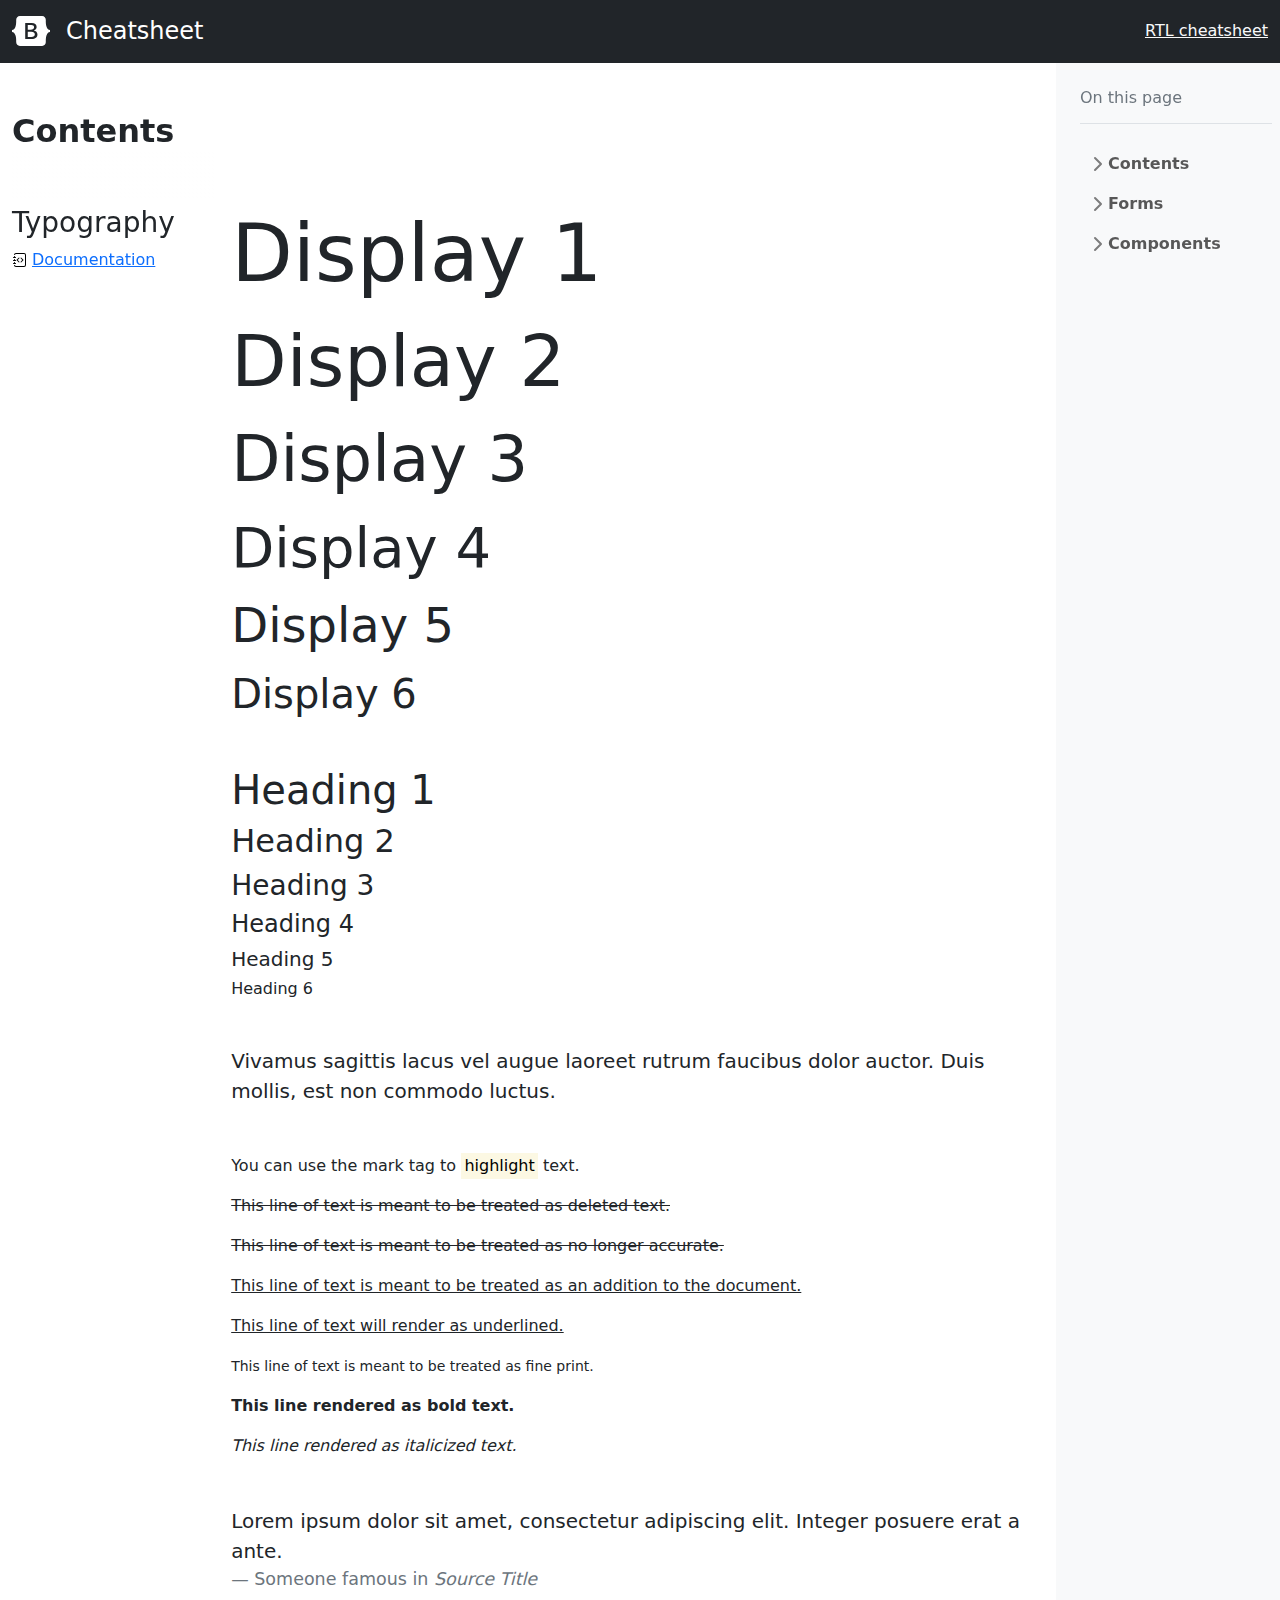
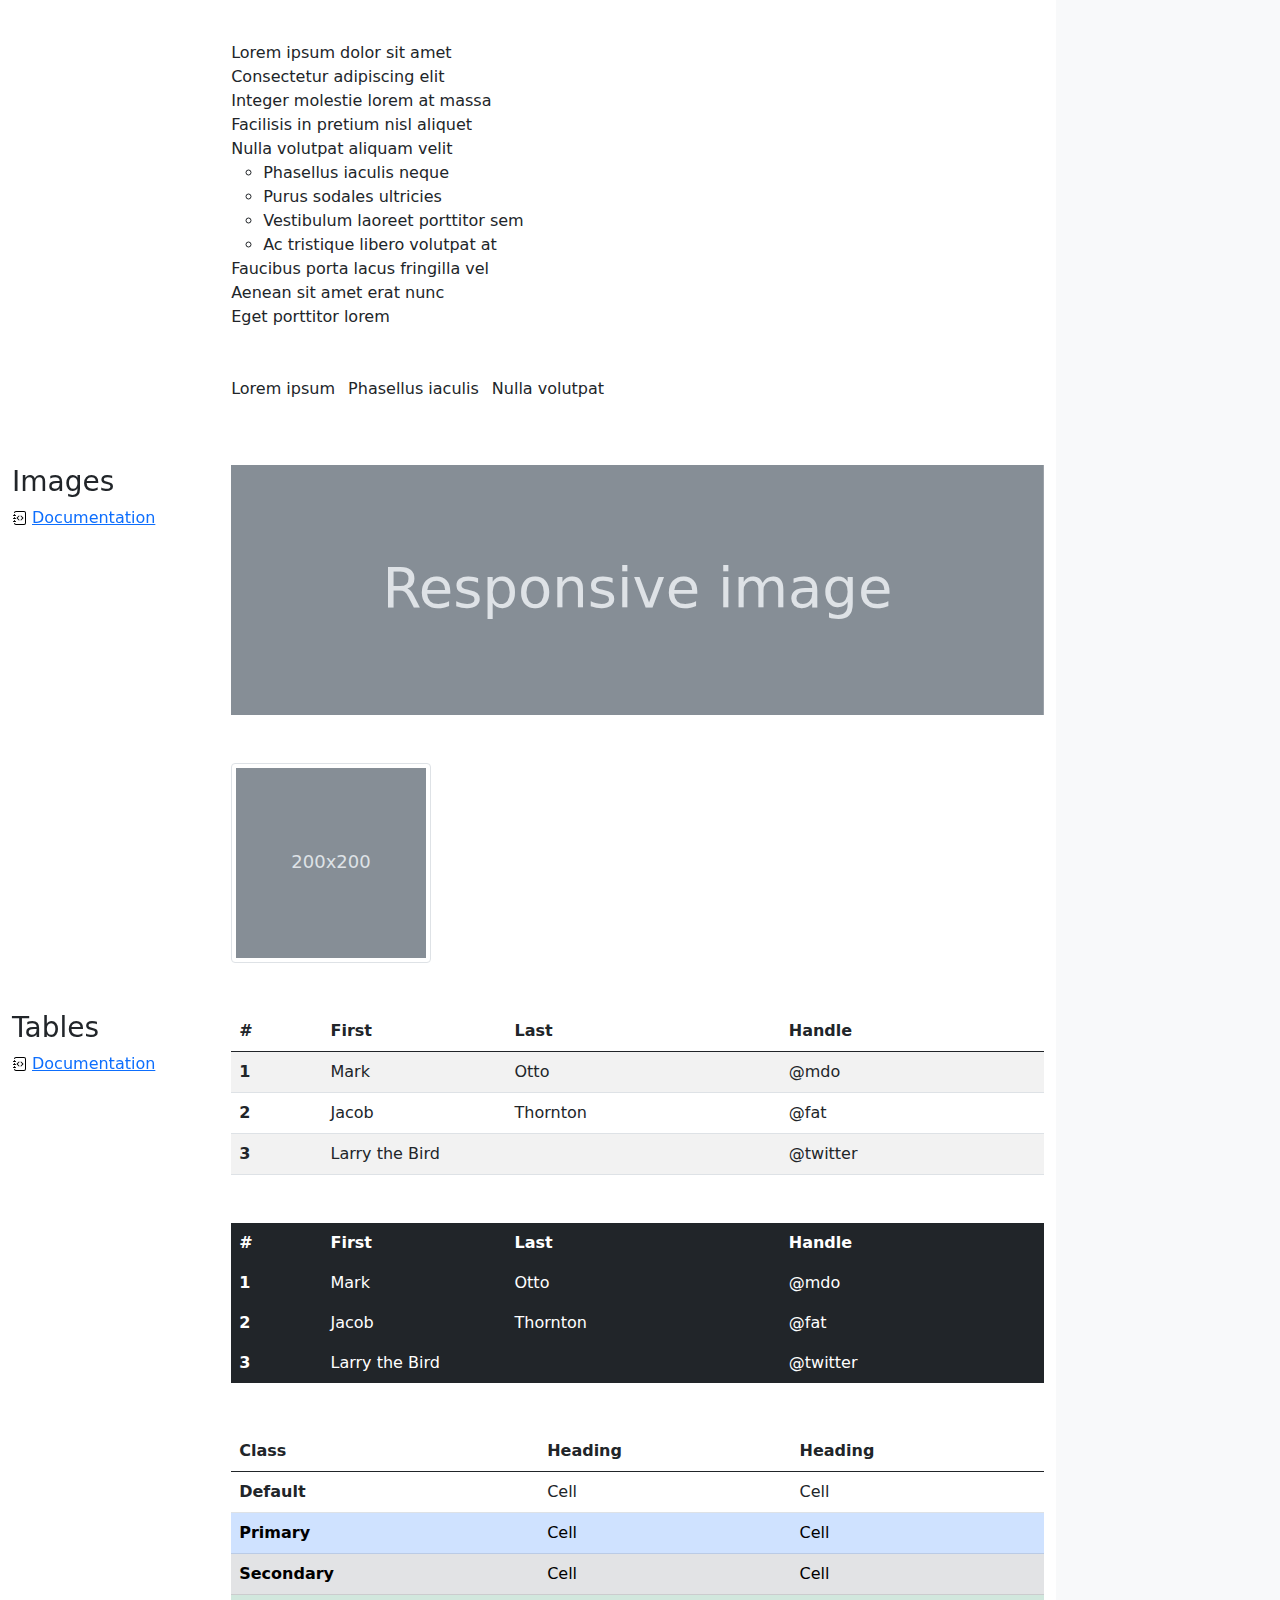
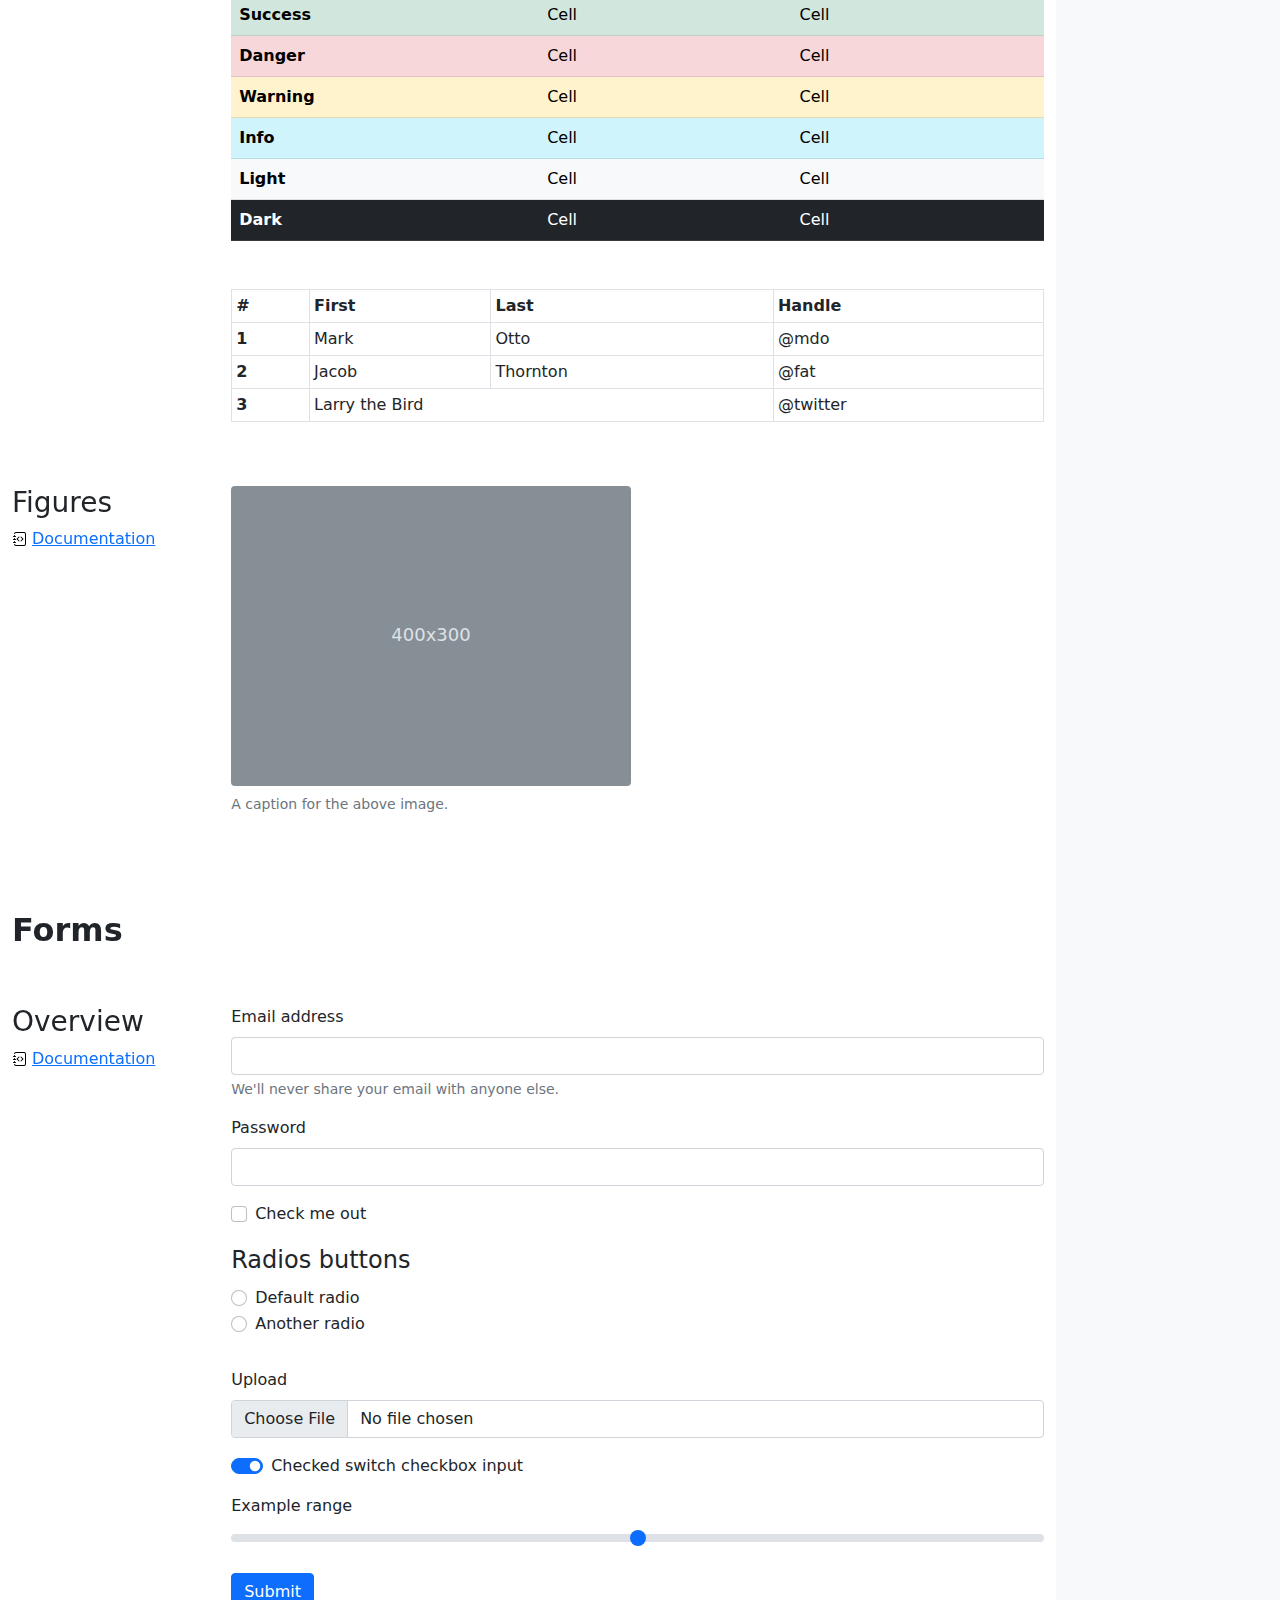
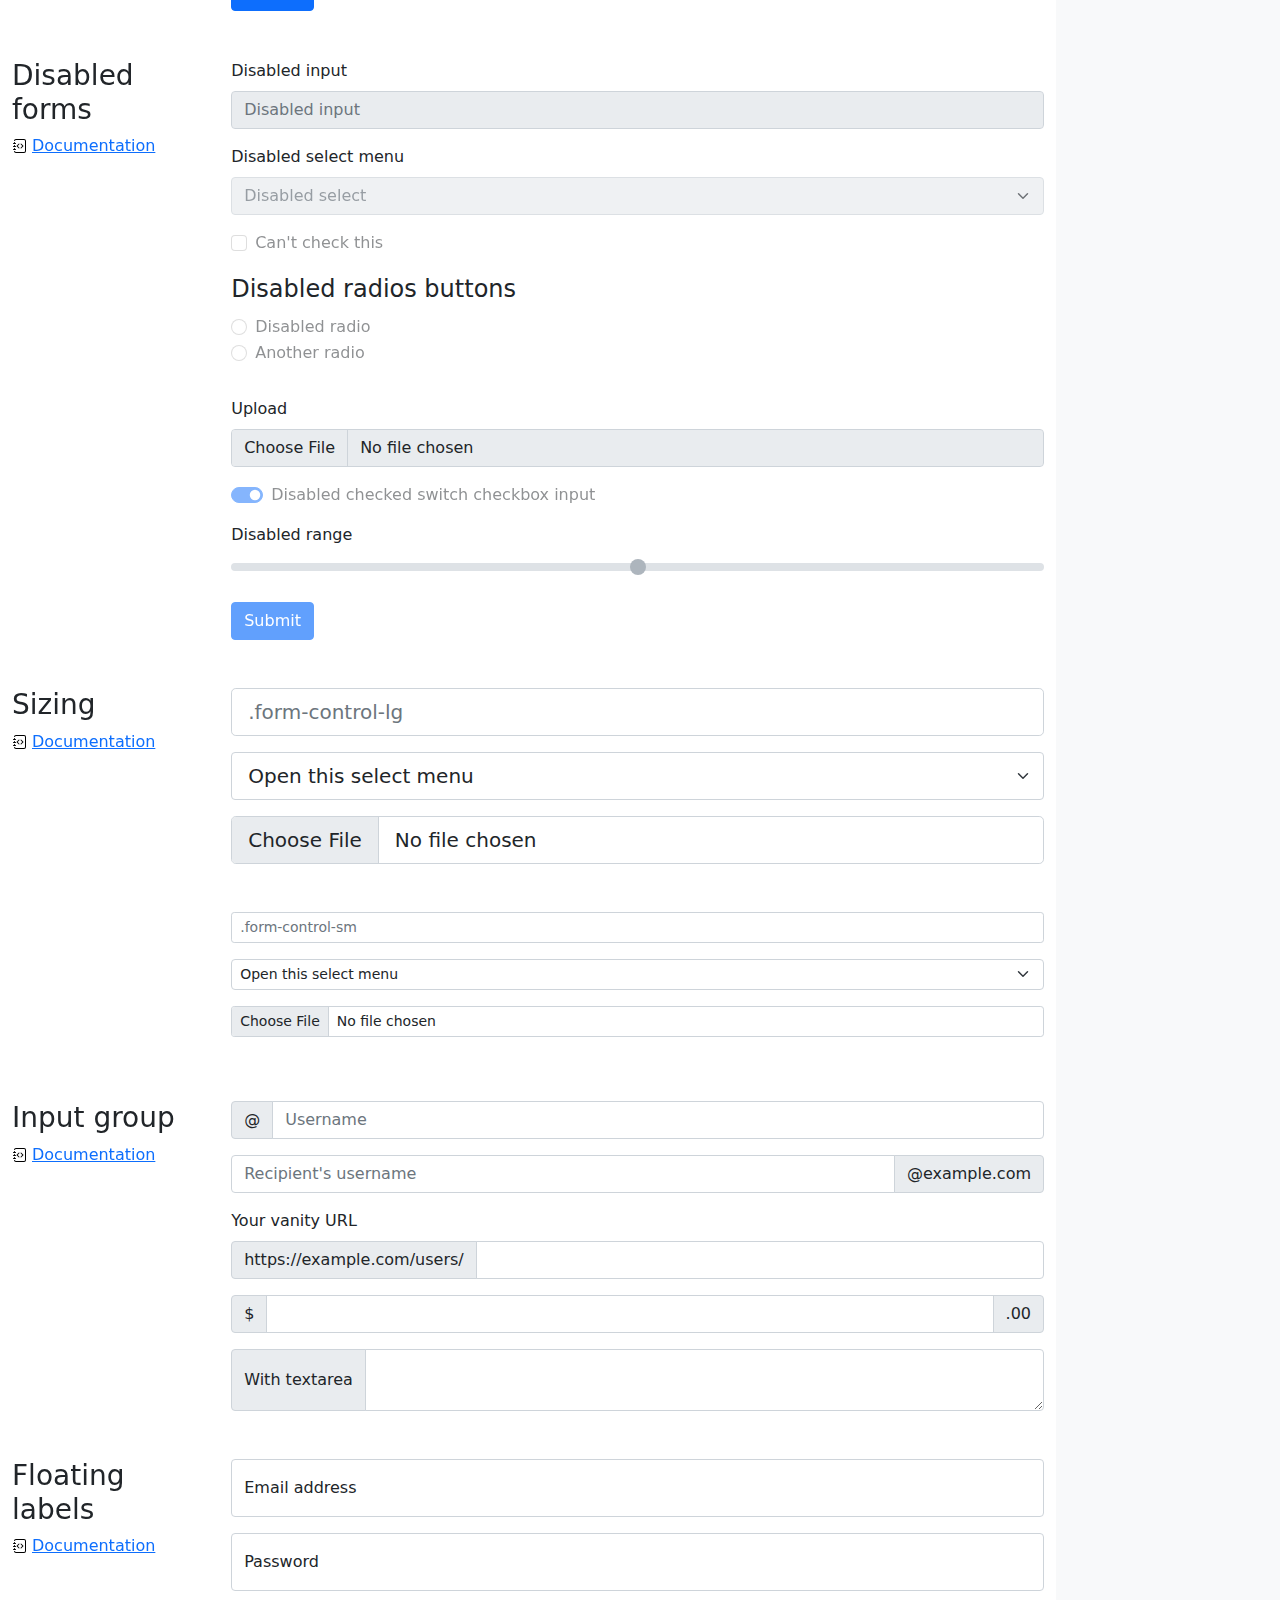
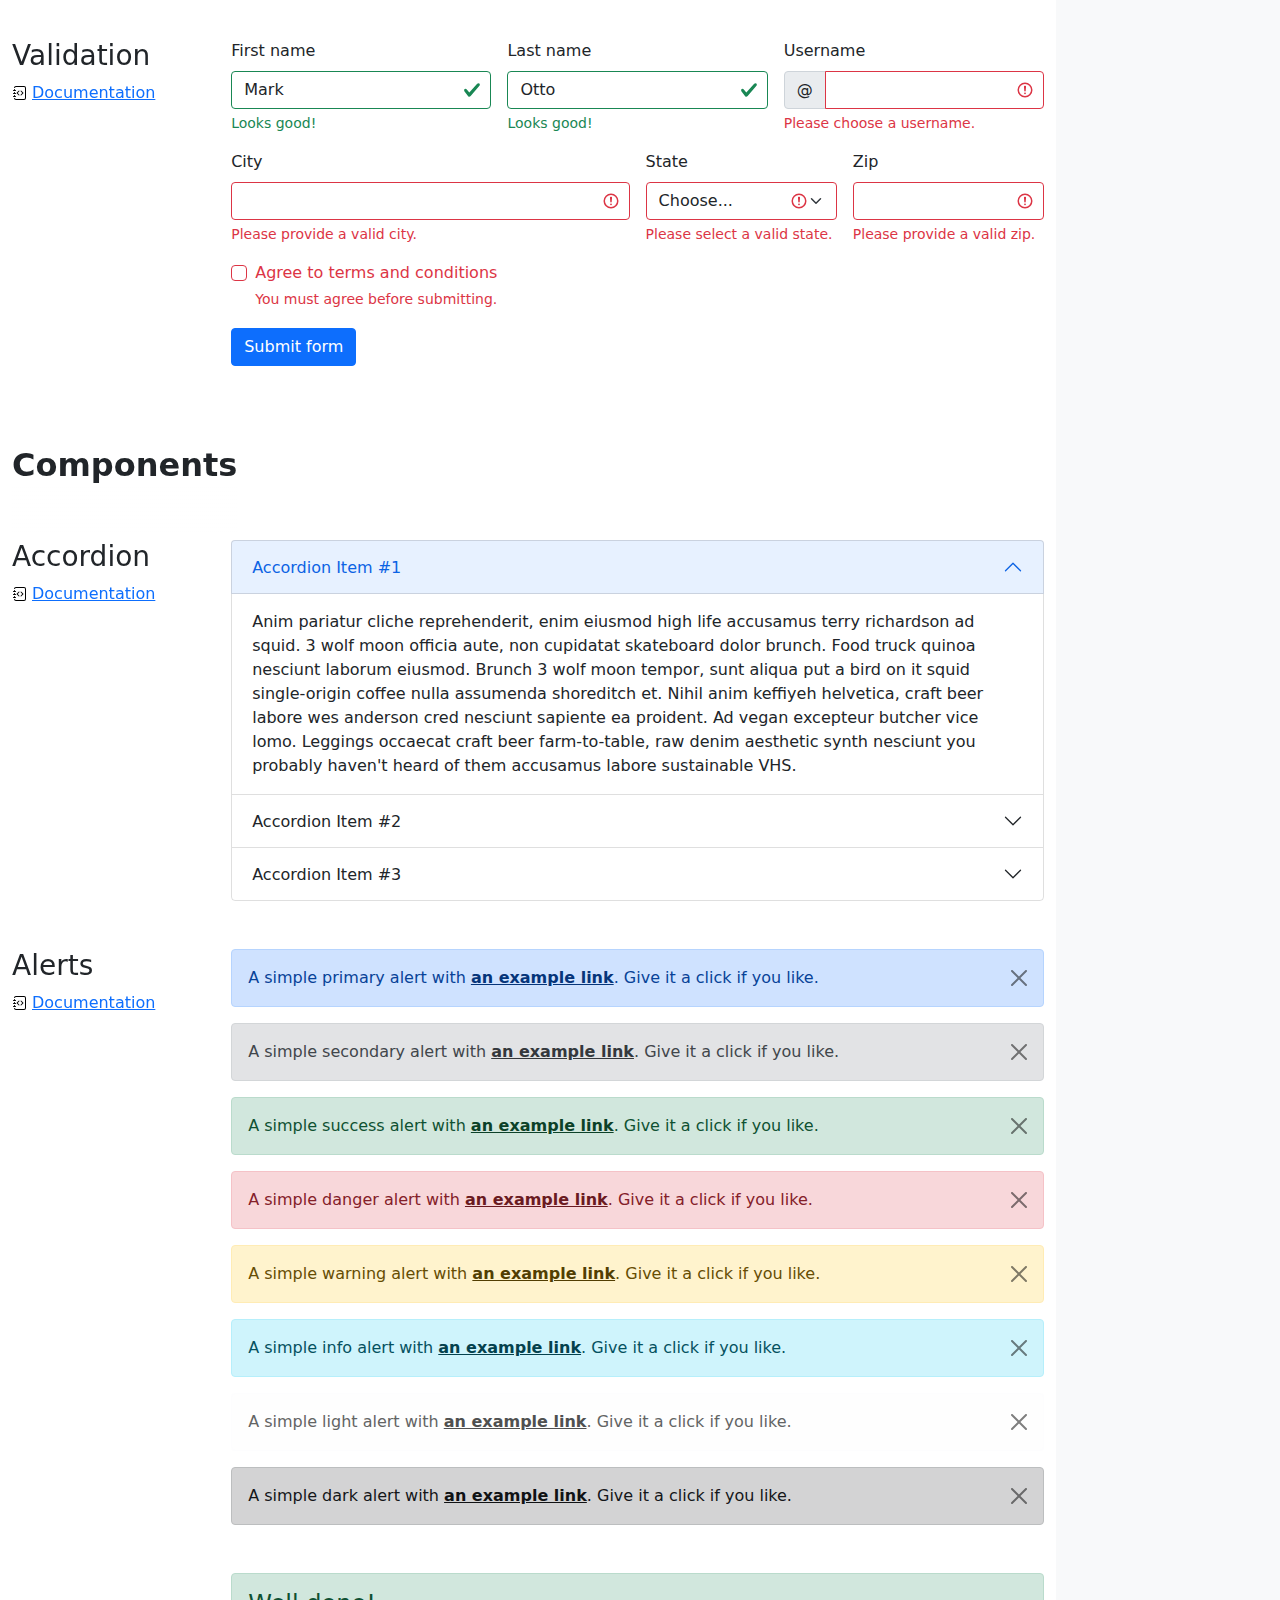
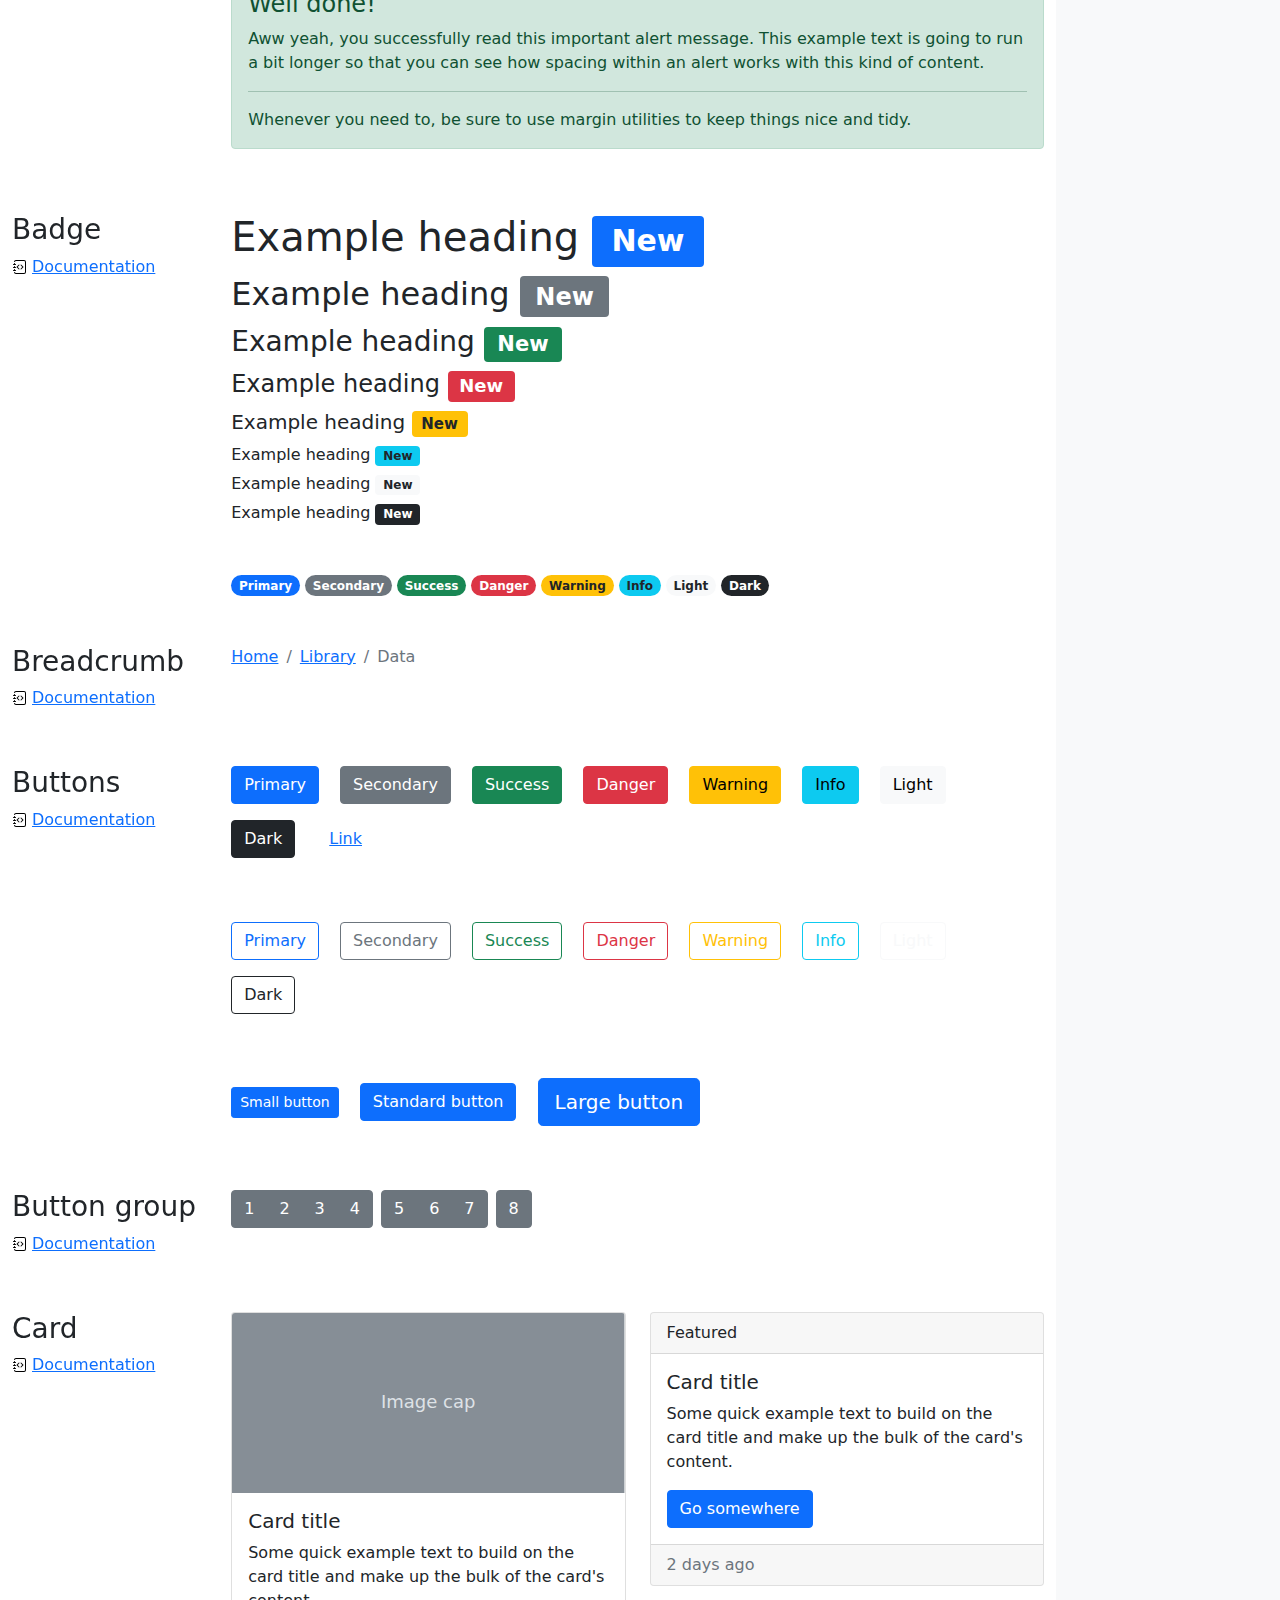
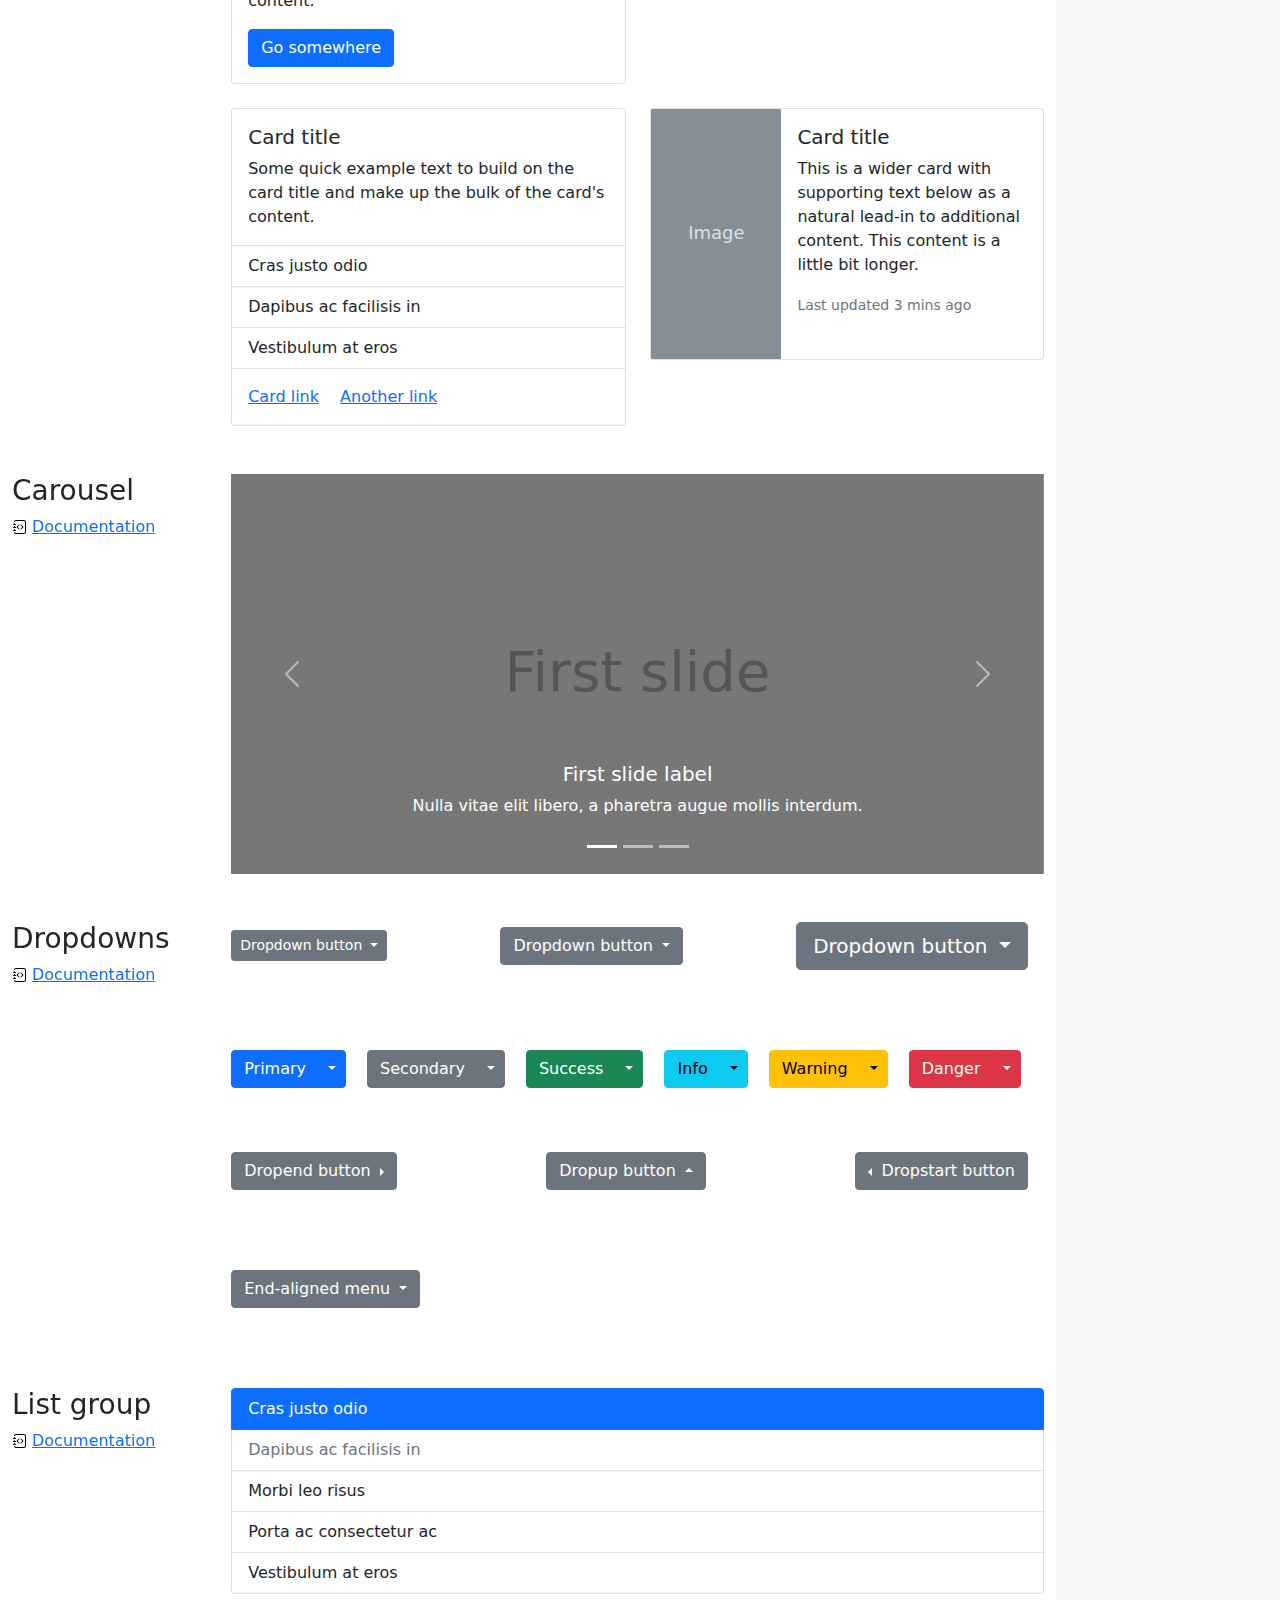
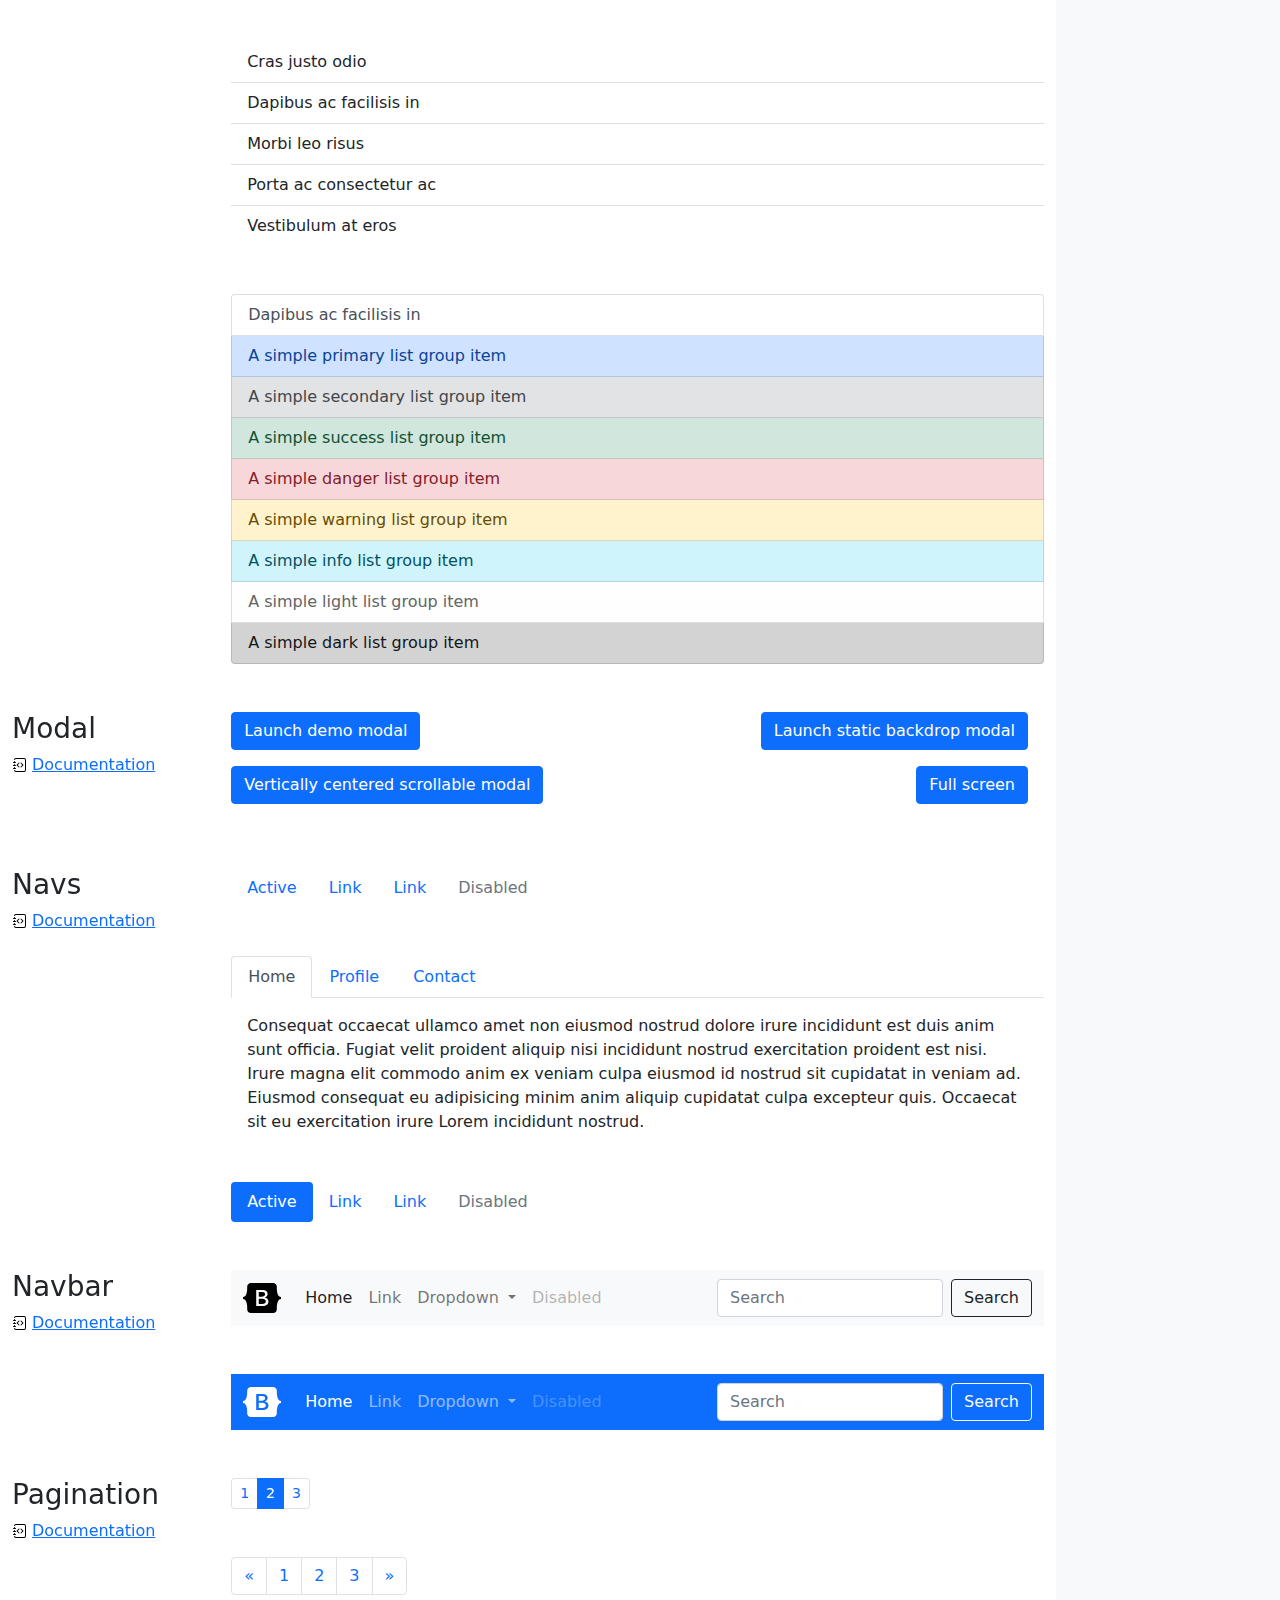
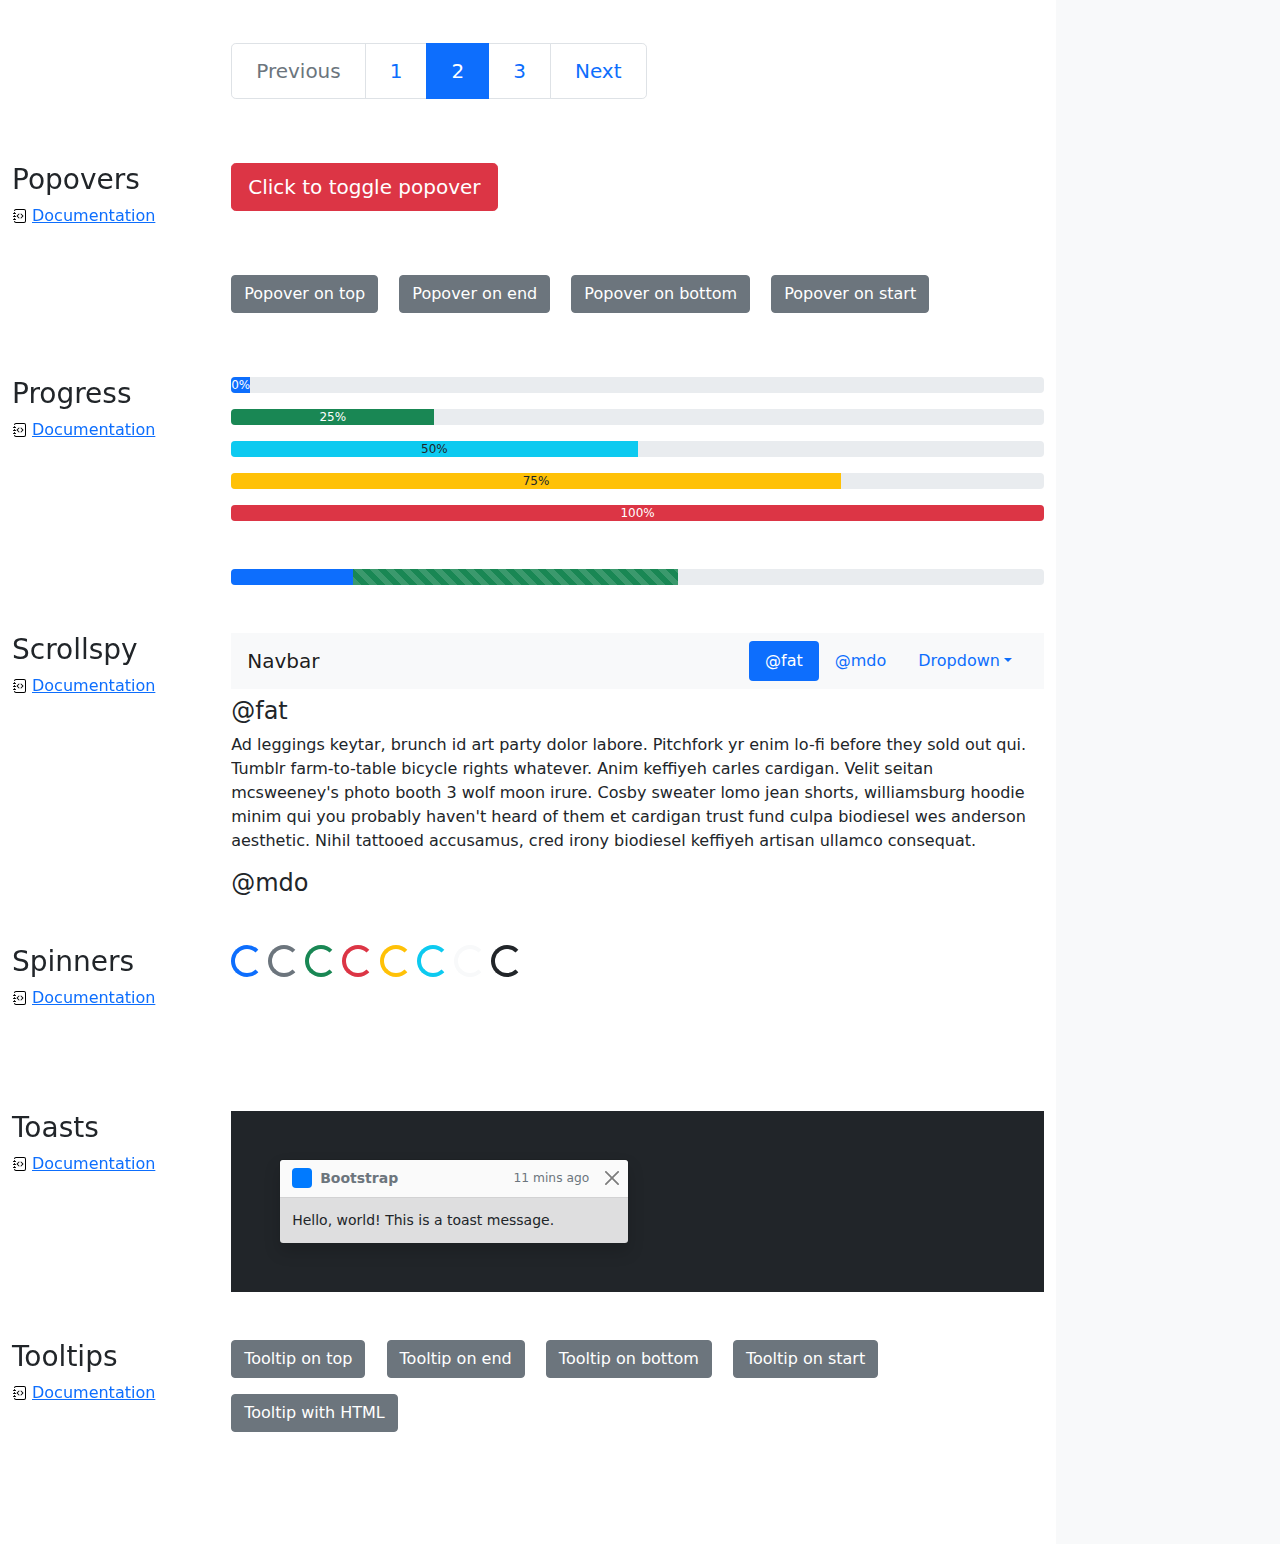
<file: bootstrap-5.0.0-beta1-examples/cheatsheet/index.html>
<!doctype html>
<html lang="en">
  <head>
    <meta charset="utf-8">
    <meta name="viewport" content="width=device-width, initial-scale=1">
    <meta name="description" content="">
    <meta name="author" content="Mark Otto, Jacob Thornton, and Bootstrap contributors">
    <meta name="generator" content="Hugo 0.79.0">
    <title>Cheatsheet · Bootstrap v5.0</title>

    <link rel="canonical" href="https://getbootstrap.com/docs/5.0/examples/cheatsheet/">

    

    <!-- Bootstrap core CSS -->
<link href="../assets/dist/css/bootstrap.min.css" rel="stylesheet">

    <style>
      .bd-placeholder-img {
        font-size: 1.125rem;
        text-anchor: middle;
        -webkit-user-select: none;
        -moz-user-select: none;
        user-select: none;
      }

      @media (min-width: 768px) {
        .bd-placeholder-img-lg {
          font-size: 3.5rem;
        }
      }
    </style>

    
    <!-- Custom styles for this template -->
    <link href="cheatsheet.css" rel="stylesheet">
  </head>
  <body class="bg-light">
    
<header class="bd-header bg-dark py-3 d-flex align-items-stretch border-bottom border-dark">
  <div class="container-fluid d-flex align-items-center">
    <h1 class="d-flex align-items-center fs-4 text-white mb-0">
      <img src="../assets/brand/bootstrap-logo-white.svg" width="38" height="30" class="me-3" alt="Bootstrap">
      Cheatsheet
    </h1>
    <a href="../examples/cheatsheet-rtl/" class="ms-auto link-light" hreflang="ar">RTL cheatsheet</a>
  </div>
</header>
<aside class="bd-aside sticky-xl-top text-muted align-self-start mb-3 mb-xl-5 px-2">
  <h2 class="h6 pt-4 pb-3 mb-4 border-bottom">On this page</h2>
  <nav class="small" id="toc">
    <ul class="list-unstyled">
      <li class="my-2">
        <button class="btn d-inline-flex align-items-center collapsed" data-bs-toggle="collapse" aria-expanded="false" data-bs-target="#contents-collapse" aria-controls="contents-collapse">Contents</button>
        <ul class="list-unstyled ps-3 collapse" id="contents-collapse">
          <li><a class="d-inline-flex align-items-center rounded" href="#typography">Typography</a></li>
          <li><a class="d-inline-flex align-items-center rounded" href="#images">Images</a></li>
          <li><a class="d-inline-flex align-items-center rounded" href="#tables">Tables</a></li>
          <li><a class="d-inline-flex align-items-center rounded" href="#figures">Figures</a></li>
        </ul>
      </li>
      <li class="my-2">
        <button class="btn d-inline-flex align-items-center collapsed" data-bs-toggle="collapse" aria-expanded="false" data-bs-target="#forms-collapse" aria-controls="forms-collapse">Forms</button>
        <ul class="list-unstyled ps-3 collapse" id="forms-collapse">
          <li><a class="d-inline-flex align-items-center rounded" href="#overview">Overview</a></li>
          <li><a class="d-inline-flex align-items-center rounded" href="#disabled-forms">Disabled forms</a></li>
          <li><a class="d-inline-flex align-items-center rounded" href="#sizing">Sizing</a></li>
          <li><a class="d-inline-flex align-items-center rounded" href="#input-group">Input group</a></li>
          <li><a class="d-inline-flex align-items-center rounded" href="#floating-labels">Floating labels</a></li>
          <li><a class="d-inline-flex align-items-center rounded" href="#validation">Validation</a></li>
        </ul>
      </li>
      <li class="my-2">
        <button class="btn d-inline-flex align-items-center collapsed" data-bs-toggle="collapse" aria-expanded="false" data-bs-target="#components-collapse" aria-controls="components-collapse">Components</button>
        <ul class="list-unstyled ps-3 collapse" id="components-collapse">
          <li><a class="d-inline-flex align-items-center rounded" href="#accordion">Accordion</a></li>
          <li><a class="d-inline-flex align-items-center rounded" href="#alerts">Alerts</a></li>
          <li><a class="d-inline-flex align-items-center rounded" href="#badge">Badge</a></li>
          <li><a class="d-inline-flex align-items-center rounded" href="#breadcrumb">Breadcrumb</a></li>
          <li><a class="d-inline-flex align-items-center rounded" href="#buttons">Buttons</a></li>
          <li><a class="d-inline-flex align-items-center rounded" href="#button-group">Button group</a></li>
          <li><a class="d-inline-flex align-items-center rounded" href="#card">Card</a></li>
          <li><a class="d-inline-flex align-items-center rounded" href="#carousel">Carousel</a></li>
          <li><a class="d-inline-flex align-items-center rounded" href="#dropdowns">Dropdowns</a></li>
          <li><a class="d-inline-flex align-items-center rounded" href="#list-group">List group</a></li>
          <li><a class="d-inline-flex align-items-center rounded" href="#modal">Modal</a></li>
          <li><a class="d-inline-flex align-items-center rounded" href="#navs">Navs</a></li>
          <li><a class="d-inline-flex align-items-center rounded" href="#navbar">Navbar</a></li>
          <li><a class="d-inline-flex align-items-center rounded" href="#pagination">Pagination</a></li>
          <li><a class="d-inline-flex align-items-center rounded" href="#popovers">Popovers</a></li>
          <li><a class="d-inline-flex align-items-center rounded" href="#progress">Progress</a></li>
          <li><a class="d-inline-flex align-items-center rounded" href="#scrollspy">Scrollspy</a></li>
          <li><a class="d-inline-flex align-items-center rounded" href="#spinners">Spinners</a></li>
          <li><a class="d-inline-flex align-items-center rounded" href="#toasts">Toasts</a></li>
          <li><a class="d-inline-flex align-items-center rounded" href="#tooltips">Tooltips</a></li>
        </ul>
      </li>
    </ul>
  </nav>
</aside>
<div class="bd-cheatsheet container-fluid bg-white">
  <section id="content">
    <h2 class="sticky-xl-top fw-bold pt-3 pt-xl-5 pb-2 pb-xl-3">Contents</h2>

    <article class="my-3" id="typography">
      <div class="bd-heading sticky-xl-top align-self-start mt-5 mb-3 mt-xl-0 mb-xl-2">
        <h3>Typography</h3>
        <a class="d-flex align-items-center" href="../content/typography/">Documentation</a>
      </div>

      <div>
        <div class="bd-example">
        <p class="display-1">Display 1</p>
        <p class="display-2">Display 2</p>
        <p class="display-3 ">Display 3</p>
        <p class="display-4">Display 4</p>
        <p class="display-5">Display 5</p>
        <p class="display-6">Display 6</p>
        </div>

        <div class="bd-example">
        <p class="h1">Heading 1</p>
        <p class="h2">Heading 2</p>
        <p class="h3">Heading 3</p>
        <p class="h4">Heading 4</p>
        <p class="h5">Heading 5</p>
        <p class="h6">Heading 6</p>
        </div>

        <div class="bd-example">
        <p class="lead">
          Vivamus sagittis lacus vel augue laoreet rutrum faucibus dolor auctor. Duis mollis, est non commodo luctus.
        </p>
        </div>

        <div class="bd-example">
        <p>You can use the mark tag to <mark>highlight</mark> text.</p>
        <p><del>This line of text is meant to be treated as deleted text.</del></p>
        <p><s>This line of text is meant to be treated as no longer accurate.</s></p>
        <p><ins>This line of text is meant to be treated as an addition to the document.</ins></p>
        <p><u>This line of text will render as underlined.</u></p>
        <p><small>This line of text is meant to be treated as fine print.</small></p>
        <p><strong>This line rendered as bold text.</strong></p>
        <p><em>This line rendered as italicized text.</em></p>
        </div>

        <div class="bd-example">
        <blockquote class="blockquote">
          <p>Lorem ipsum dolor sit amet, consectetur adipiscing elit. Integer posuere erat a ante.</p>
          <footer class="blockquote-footer">Someone famous in <cite title="Source Title">Source Title</cite></footer>
        </blockquote>
        </div>

        <div class="bd-example">
        <ul class="list-unstyled">
          <li>Lorem ipsum dolor sit amet</li>
          <li>Consectetur adipiscing elit</li>
          <li>Integer molestie lorem at massa</li>
          <li>Facilisis in pretium nisl aliquet</li>
          <li>Nulla volutpat aliquam velit
            <ul>
              <li>Phasellus iaculis neque</li>
              <li>Purus sodales ultricies</li>
              <li>Vestibulum laoreet porttitor sem</li>
              <li>Ac tristique libero volutpat at</li>
            </ul>
          </li>
          <li>Faucibus porta lacus fringilla vel</li>
          <li>Aenean sit amet erat nunc</li>
          <li>Eget porttitor lorem</li>
        </ul>
        </div>

        <div class="bd-example">
        <ul class="list-inline">
          <li class="list-inline-item">Lorem ipsum</li>
          <li class="list-inline-item">Phasellus iaculis</li>
          <li class="list-inline-item">Nulla volutpat</li>
        </ul>
        </div>
      </div>
    </article>
    <article class="my-3" id="images">
      <div class="bd-heading sticky-xl-top align-self-start mt-5 mb-3 mt-xl-0 mb-xl-2">
        <h3>Images</h3>
        <a class="d-flex align-items-center" href="../content/images/">Documentation</a>
      </div>

      <div>
        <div class="bd-example">
        <svg class="bd-placeholder-img bd-placeholder-img-lg img-fluid" width="100%" height="250" xmlns="http://www.w3.org/2000/svg" role="img" aria-label="Placeholder: Responsive image" preserveAspectRatio="xMidYMid slice" focusable="false"><title>Placeholder</title><rect width="100%" height="100%" fill="#868e96"/><text x="50%" y="50%" fill="#dee2e6" dy=".3em">Responsive image</text></svg>

        </div>

        <div class="bd-example">
        <svg class="bd-placeholder-img img-thumbnail" width="200" height="200" xmlns="http://www.w3.org/2000/svg" role="img" aria-label="A generic square placeholder image with a white border around it, making it resemble a photograph taken with an old instant camera: 200x200" preserveAspectRatio="xMidYMid slice" focusable="false"><title>A generic square placeholder image with a white border around it, making it resemble a photograph taken with an old instant camera</title><rect width="100%" height="100%" fill="#868e96"/><text x="50%" y="50%" fill="#dee2e6" dy=".3em">200x200</text></svg>

        </div>
      </div>
    </article>
    <article class="my-3" id="tables">
      <div class="bd-heading sticky-xl-top align-self-start mt-5 mb-3 mt-xl-0 mb-xl-2">
        <h3>Tables</h3>
        <a class="d-flex align-items-center" href="../content/tables/">Documentation</a>
      </div>

      <div>
        <div class="bd-example">
        <table class="table table-striped">
          <thead>
          <tr>
            <th scope="col">#</th>
            <th scope="col">First</th>
            <th scope="col">Last</th>
            <th scope="col">Handle</th>
          </tr>
          </thead>
          <tbody>
          <tr>
            <th scope="row">1</th>
            <td>Mark</td>
            <td>Otto</td>
            <td>@mdo</td>
          </tr>
          <tr>
            <th scope="row">2</th>
            <td>Jacob</td>
            <td>Thornton</td>
            <td>@fat</td>
          </tr>
          <tr>
            <th scope="row">3</th>
            <td colspan="2">Larry the Bird</td>
            <td>@twitter</td>
          </tr>
          </tbody>
        </table>
        </div>

        <div class="bd-example">
        <table class="table table-dark table-borderless">
          <thead>
          <tr>
            <th scope="col">#</th>
            <th scope="col">First</th>
            <th scope="col">Last</th>
            <th scope="col">Handle</th>
          </tr>
          </thead>
          <tbody>
          <tr>
            <th scope="row">1</th>
            <td>Mark</td>
            <td>Otto</td>
            <td>@mdo</td>
          </tr>
          <tr>
            <th scope="row">2</th>
            <td>Jacob</td>
            <td>Thornton</td>
            <td>@fat</td>
          </tr>
          <tr>
            <th scope="row">3</th>
            <td colspan="2">Larry the Bird</td>
            <td>@twitter</td>
          </tr>
          </tbody>
        </table>
        </div>

        <div class="bd-example">
        <table class="table table-hover">
          <thead>
          <tr>
            <th scope="col">Class</th>
            <th scope="col">Heading</th>
            <th scope="col">Heading</th>
          </tr>
          </thead>
          <tbody>
          <tr>
            <th scope="row">Default</th>
            <td>Cell</td>
            <td>Cell</td>
          </tr>
          
          <tr class="table-primary">
            <th scope="row">Primary</th>
            <td>Cell</td>
            <td>Cell</td>
          </tr>
          <tr class="table-secondary">
            <th scope="row">Secondary</th>
            <td>Cell</td>
            <td>Cell</td>
          </tr>
          <tr class="table-success">
            <th scope="row">Success</th>
            <td>Cell</td>
            <td>Cell</td>
          </tr>
          <tr class="table-danger">
            <th scope="row">Danger</th>
            <td>Cell</td>
            <td>Cell</td>
          </tr>
          <tr class="table-warning">
            <th scope="row">Warning</th>
            <td>Cell</td>
            <td>Cell</td>
          </tr>
          <tr class="table-info">
            <th scope="row">Info</th>
            <td>Cell</td>
            <td>Cell</td>
          </tr>
          <tr class="table-light">
            <th scope="row">Light</th>
            <td>Cell</td>
            <td>Cell</td>
          </tr>
          <tr class="table-dark">
            <th scope="row">Dark</th>
            <td>Cell</td>
            <td>Cell</td>
          </tr>
          </tbody>
        </table>
        </div>

        <div class="bd-example">
        <table class="table table-sm table-bordered">
          <thead>
          <tr>
            <th scope="col">#</th>
            <th scope="col">First</th>
            <th scope="col">Last</th>
            <th scope="col">Handle</th>
          </tr>
          </thead>
          <tbody>
          <tr>
            <th scope="row">1</th>
            <td>Mark</td>
            <td>Otto</td>
            <td>@mdo</td>
          </tr>
          <tr>
            <th scope="row">2</th>
            <td>Jacob</td>
            <td>Thornton</td>
            <td>@fat</td>
          </tr>
          <tr>
            <th scope="row">3</th>
            <td colspan="2">Larry the Bird</td>
            <td>@twitter</td>
          </tr>
          </tbody>
        </table>
        </div>
      </div>
    </article>
    <article class="my-3" id="figures">
      <div class="bd-heading sticky-xl-top align-self-start mt-5 mb-3 mt-xl-0 mb-xl-2">
        <h3>Figures</h3>
        <a class="d-flex align-items-center" href="../content/figures/">Documentation</a>
      </div>

      <div>
        <div class="bd-example">
        <figure class="figure">
          <svg class="bd-placeholder-img figure-img img-fluid rounded" width="400" height="300" xmlns="http://www.w3.org/2000/svg" role="img" aria-label="Placeholder: 400x300" preserveAspectRatio="xMidYMid slice" focusable="false"><title>Placeholder</title><rect width="100%" height="100%" fill="#868e96"/><text x="50%" y="50%" fill="#dee2e6" dy=".3em">400x300</text></svg>

          <figcaption class="figure-caption">A caption for the above image.</figcaption>
        </figure>
        </div>
      </div>
    </article>
  </section>

  <section id="forms">
    <h2 class="sticky-xl-top fw-bold pt-3 pt-xl-5 pb-2 pb-xl-3">Forms</h2>

    <article class="my-3" id="overview">
      <div class="bd-heading sticky-xl-top align-self-start mt-5 mb-3 mt-xl-0 mb-xl-2">
        <h3>Overview</h3>
        <a class="d-flex align-items-center" href="../forms/overview/">Documentation</a>
      </div>

      <div>
        <div class="bd-example">
        <form>
          <div class="mb-3">
            <label for="exampleInputEmail1" class="form-label">Email address</label>
            <input type="email" class="form-control" id="exampleInputEmail1" aria-describedby="emailHelp">
            <div id="emailHelp" class="form-text">We'll never share your email with anyone else.</div>
          </div>
          <div class="mb-3">
            <label for="exampleInputPassword1" class="form-label">Password</label>
            <input type="password" class="form-control" id="exampleInputPassword1">
          </div>
          <div class="mb-3 form-check">
            <input type="checkbox" class="form-check-input" id="exampleCheck1">
            <label class="form-check-label" for="exampleCheck1">Check me out</label>
          </div>
          <fieldset class="mb-3">
            <legend>Radios buttons</legend>
            <div class="form-check">
              <input type="radio" name="radios" class="form-check-input" id="exampleRadio1">
              <label class="form-check-label" for="exampleRadio1">Default radio</label>
            </div>
            <div class="mb-3 form-check">
              <input type="radio" name="radios" class="form-check-input" id="exampleRadio2">
              <label class="form-check-label" for="exampleRadio2">Another radio</label>
            </div>
          </fieldset>
          <div class="mb-3">
            <label class="form-label" for="customFile">Upload</label>
            <input type="file" class="form-control" id="customFile">
          </div>
          <div class="mb-3 form-check form-switch">
            <input class="form-check-input" type="checkbox" id="flexSwitchCheckChecked" checked>
            <label class="form-check-label" for="flexSwitchCheckChecked">Checked switch checkbox input</label>
          </div>
          <div class="mb-3">
            <label for="customRange3" class="form-label">Example range</label>
            <input type="range" class="form-range" min="0" max="5" step="0.5" id="customRange3">
          </div>
          <button type="submit" class="btn btn-primary">Submit</button>
        </form>
        </div>
      </div>
    </article>
    <article class="my-3" id="disabled-forms">
      <div class="bd-heading sticky-xl-top align-self-start mt-5 mb-3 mt-xl-0 mb-xl-2">
        <h3>Disabled forms</h3>
        <a class="d-flex align-items-center" href="../forms/overview/#disabled-forms">Documentation</a>
      </div>

      <div>
        <div class="bd-example">
        <form>
          <fieldset disabled aria-label="Disabled fieldset example">
            <div class="mb-3">
              <label for="disabledTextInput" class="form-label">Disabled input</label>
              <input type="text" id="disabledTextInput" class="form-control" placeholder="Disabled input">
            </div>
            <div class="mb-3">
              <label for="disabledSelect" class="form-label">Disabled select menu</label>
              <select id="disabledSelect" class="form-select">
                <option>Disabled select</option>
              </select>
            </div>
            <div class="mb-3">
              <div class="form-check">
                <input class="form-check-input" type="checkbox" id="disabledFieldsetCheck" disabled>
                <label class="form-check-label" for="disabledFieldsetCheck">
                  Can't check this
                </label>
              </div>
            </div>
            <fieldset class="mb-3">
              <legend>Disabled radios buttons</legend>
              <div class="form-check">
                <input type="radio" name="radios" class="form-check-input" id="disabledRadio1" disabled>
                <label class="form-check-label" for="disabledRadio1">Disabled radio</label>
              </div>
              <div class="mb-3 form-check">
                <input type="radio" name="radios" class="form-check-input" id="disabledRadio2" disabled>
                <label class="form-check-label" for="disabledRadio2">Another radio</label>
              </div>
            </fieldset>
            <div class="mb-3">
              <label class="form-label" for="disabledCustomFile">Upload</label>
              <input type="file" class="form-control" id="disabledCustomFile" disabled>
            </div>
            <div class="mb-3 form-check form-switch">
              <input class="form-check-input" type="checkbox" id="disabledSwitchCheckChecked" checked disabled>
              <label class="form-check-label" for="disabledSwitchCheckChecked">Disabled checked switch checkbox input</label>
            </div>
            <div class="mb-3">
              <label for="disabledRange" class="form-label">Disabled range</label>
              <input type="range" class="form-range" min="0" max="5" step="0.5" id="disabledRange">
            </div>
            <button type="submit" class="btn btn-primary">Submit</button>
          </fieldset>
        </form>
        </div>
      </div>
    </article>
    <article class="my-3" id="sizing">
      <div class="bd-heading sticky-xl-top align-self-start mt-5 mb-3 mt-xl-0 mb-xl-2">
        <h3>Sizing</h3>
        <a class="d-flex align-items-center" href="../forms/form-control/#sizing">Documentation</a>
      </div>

      <div>
        <div class="bd-example">
        <div class="mb-3">
          <input class="form-control form-control-lg" type="text" placeholder=".form-control-lg" aria-label=".form-control-lg example">
        </div>
        <div class="mb-3">
          <select class="form-select form-select-lg mb-3" aria-label=".form-select-lg example">
            <option selected>Open this select menu</option>
            <option value="1">One</option>
            <option value="2">Two</option>
            <option value="3">Three</option>
          </select>
        </div>
        <div class="mb-3">
          <input type="file" class="form-control form-control-lg" aria-label="Large file input example">
        </div>
        </div>

        <div class="bd-example">
        <div class="mb-3">
          <input class="form-control form-control-sm" type="text" placeholder=".form-control-sm" aria-label=".form-control-sm example">
        </div>
        <div class="mb-3">
          <select class="form-select form-select-sm" aria-label=".form-select-sm example">
            <option selected>Open this select menu</option>
            <option value="1">One</option>
            <option value="2">Two</option>
            <option value="3">Three</option>
          </select>
        </div>
        <div class="mb-3">
          <input type="file" class="form-control form-control-sm" aria-label="Small file input example">
        </div>
        </div>
      </div>
    </article>
    <article class="my-3" id="input-group">
      <div class="bd-heading sticky-xl-top align-self-start mt-5 mb-3 mt-xl-0 mb-xl-2">
        <h3>Input group</h3>
        <a class="d-flex align-items-center" href="../forms/input-group/">Documentation</a>
      </div>

      <div>
        <div class="bd-example">
        <div class="input-group mb-3">
          <span class="input-group-text" id="basic-addon1">@</span>
          <input type="text" class="form-control" placeholder="Username" aria-label="Username" aria-describedby="basic-addon1">
        </div>
        <div class="input-group mb-3">
          <input type="text" class="form-control" placeholder="Recipient's username" aria-label="Recipient's username" aria-describedby="basic-addon2">
          <span class="input-group-text" id="basic-addon2">@example.com</span>
        </div>
        <label for="basic-url" class="form-label">Your vanity URL</label>
        <div class="input-group mb-3">
          <span class="input-group-text" id="basic-addon3">https://example.com/users/</span>
          <input type="text" class="form-control" id="basic-url" aria-describedby="basic-addon3">
        </div>
        <div class="input-group mb-3">
          <span class="input-group-text">$</span>
          <input type="text" class="form-control" aria-label="Amount (to the nearest dollar)">
          <span class="input-group-text">.00</span>
        </div>
        <div class="input-group">
          <span class="input-group-text">With textarea</span>
          <textarea class="form-control" aria-label="With textarea"></textarea>
        </div>
        </div>
      </div>
    </article>
    <article class="my-3" id="floating-labels">
      <div class="bd-heading sticky-xl-top align-self-start mt-5 mb-3 mt-xl-0 mb-xl-2">
        <h3>Floating labels</h3>
        <a class="d-flex align-items-center" href="../forms/floating-labels/">Documentation</a>
      </div>

      <div>
        <div class="bd-example">
        <form>
          <div class="form-floating mb-3">
            <input type="email" class="form-control" id="floatingInput" placeholder="name@example.com">
            <label for="floatingInput">Email address</label>
          </div>
          <div class="form-floating">
            <input type="password" class="form-control" id="floatingPassword" placeholder="Password">
            <label for="floatingPassword">Password</label>
          </div>
        </form>
        </div>
      </div>
    </article>
    <article class="my-3" id="validation">
      <div class="bd-heading sticky-xl-top align-self-start mt-5 mb-3 mt-xl-0 mb-xl-2">
        <h3>Validation</h3>
        <a class="d-flex align-items-center" href="../forms/validation/">Documentation</a>
      </div>

      <div>
        <div class="bd-example">
        <form class="row g-3">
          <div class="col-md-4">
            <label for="validationServer01" class="form-label">First name</label>
            <input type="text" class="form-control is-valid" id="validationServer01" value="Mark" required>
            <div class="valid-feedback">
              Looks good!
            </div>
          </div>
          <div class="col-md-4">
            <label for="validationServer02" class="form-label">Last name</label>
            <input type="text" class="form-control is-valid" id="validationServer02" value="Otto" required>
            <div class="valid-feedback">
              Looks good!
            </div>
          </div>
          <div class="col-md-4">
            <label for="validationServerUsername" class="form-label">Username</label>
            <div class="input-group has-validation">
              <span class="input-group-text" id="inputGroupPrepend3">@</span>
              <input type="text" class="form-control is-invalid" id="validationServerUsername" aria-describedby="inputGroupPrepend3" required>
              <div class="invalid-feedback">
                Please choose a username.
              </div>
            </div>
          </div>
          <div class="col-md-6">
            <label for="validationServer03" class="form-label">City</label>
            <input type="text" class="form-control is-invalid" id="validationServer03" required>
            <div class="invalid-feedback">
              Please provide a valid city.
            </div>
          </div>
          <div class="col-md-3">
            <label for="validationServer04" class="form-label">State</label>
            <select class="form-select is-invalid" id="validationServer04" required>
              <option selected disabled value="">Choose...</option>
              <option>...</option>
            </select>
            <div class="invalid-feedback">
              Please select a valid state.
            </div>
          </div>
          <div class="col-md-3">
            <label for="validationServer05" class="form-label">Zip</label>
            <input type="text" class="form-control is-invalid" id="validationServer05" required>
            <div class="invalid-feedback">
              Please provide a valid zip.
            </div>
          </div>
          <div class="col-12">
            <div class="form-check">
              <input class="form-check-input is-invalid" type="checkbox" value="" id="invalidCheck3" required>
              <label class="form-check-label" for="invalidCheck3">
                Agree to terms and conditions
              </label>
              <div class="invalid-feedback">
                You must agree before submitting.
              </div>
            </div>
          </div>
          <div class="col-12">
            <button class="btn btn-primary" type="submit">Submit form</button>
          </div>
        </form>
        </div>
      </div>
    </article>
  </section>

  <section id="components">
    <h2 class="sticky-xl-top fw-bold pt-3 pt-xl-5 pb-2 pb-xl-3">Components</h2>

    <article class="my-3" id="accordion">
      <div class="bd-heading sticky-xl-top align-self-start mt-5 mb-3 mt-xl-0 mb-xl-2">
        <h3>Accordion</h3>
        <a class="d-flex align-items-center" href="../components/accordion/">Documentation</a>
      </div>

      <div>
        <div class="bd-example">
        <div class="accordion" id="accordionExample">
          <div class="accordion-item">
            <h4 class="accordion-header" id="headingOne">
              <button class="accordion-button" type="button" data-bs-toggle="collapse" data-bs-target="#collapseOne" aria-expanded="true" aria-controls="collapseOne">
                Accordion Item #1
              </button>
            </h4>
            <div id="collapseOne" class="accordion-collapse collapse show" aria-labelledby="headingOne" data-bs-parent="#accordionExample">
              <div class="accordion-body">
                Anim pariatur cliche reprehenderit, enim eiusmod high life accusamus terry richardson ad squid. 3 wolf moon officia aute, non cupidatat skateboard dolor brunch. Food truck quinoa nesciunt laborum eiusmod. Brunch 3 wolf moon tempor, sunt aliqua put a bird on it squid single-origin coffee nulla assumenda shoreditch et. Nihil anim keffiyeh helvetica, craft beer labore wes anderson cred nesciunt sapiente ea proident. Ad vegan excepteur butcher vice lomo. Leggings occaecat craft beer farm-to-table, raw denim aesthetic synth nesciunt you probably haven't heard of them accusamus labore sustainable VHS.
              </div>
            </div>
          </div>
          <div class="accordion-item">
            <h4 class="accordion-header" id="headingTwo">
              <button class="accordion-button collapsed" type="button" data-bs-toggle="collapse" data-bs-target="#collapseTwo" aria-expanded="false" aria-controls="collapseTwo">
                Accordion Item #2
              </button>
            </h4>
            <div id="collapseTwo" class="accordion-collapse collapse" aria-labelledby="headingTwo" data-bs-parent="#accordionExample">
              <div class="accordion-body">
                Anim pariatur cliche reprehenderit, enim eiusmod high life accusamus terry richardson ad squid. 3 wolf moon officia aute, non cupidatat skateboard dolor brunch. Food truck quinoa nesciunt laborum eiusmod. Brunch 3 wolf moon tempor, sunt aliqua put a bird on it squid single-origin coffee nulla assumenda shoreditch et. Nihil anim keffiyeh helvetica, craft beer labore wes anderson cred nesciunt sapiente ea proident. Ad vegan excepteur butcher vice lomo. Leggings occaecat craft beer farm-to-table, raw denim aesthetic synth nesciunt you probably haven't heard of them accusamus labore sustainable VHS.
              </div>
            </div>
          </div>
          <div class="accordion-item">
            <h4 class="accordion-header" id="headingThree">
              <button class="accordion-button collapsed" type="button" data-bs-toggle="collapse" data-bs-target="#collapseThree" aria-expanded="false" aria-controls="collapseThree">
                Accordion Item #3
              </button>
            </h4>
            <div id="collapseThree" class="accordion-collapse collapse" aria-labelledby="headingThree" data-bs-parent="#accordionExample">
              <div class="accordion-body">
                Anim pariatur cliche reprehenderit, enim eiusmod high life accusamus terry richardson ad squid. 3 wolf moon officia aute, non cupidatat skateboard dolor brunch. Food truck quinoa nesciunt laborum eiusmod. Brunch 3 wolf moon tempor, sunt aliqua put a bird on it squid single-origin coffee nulla assumenda shoreditch et. Nihil anim keffiyeh helvetica, craft beer labore wes anderson cred nesciunt sapiente ea proident. Ad vegan excepteur butcher vice lomo. Leggings occaecat craft beer farm-to-table, raw denim aesthetic synth nesciunt you probably haven't heard of them accusamus labore sustainable VHS.
              </div>
            </div>
          </div>
        </div>
        </div>
      </div>
    </article>
    <article class="my-3" id="alerts">
      <div class="bd-heading sticky-xl-top align-self-start mt-5 mb-3 mt-xl-0 mb-xl-2">
        <h3>Alerts</h3>
        <a class="d-flex align-items-center" href="../components/alerts/">Documentation</a>
      </div>

      <div>
        <div class="bd-example">
        
        <div class="alert alert-primary alert-dismissible fade show" role="alert">
          A simple primary alert with <a href="#" class="alert-link">an example link</a>. Give it a click if you like.
          <button type="button" class="btn-close" data-bs-dismiss="alert" aria-label="Close"></button>
        </div>
        <div class="alert alert-secondary alert-dismissible fade show" role="alert">
          A simple secondary alert with <a href="#" class="alert-link">an example link</a>. Give it a click if you like.
          <button type="button" class="btn-close" data-bs-dismiss="alert" aria-label="Close"></button>
        </div>
        <div class="alert alert-success alert-dismissible fade show" role="alert">
          A simple success alert with <a href="#" class="alert-link">an example link</a>. Give it a click if you like.
          <button type="button" class="btn-close" data-bs-dismiss="alert" aria-label="Close"></button>
        </div>
        <div class="alert alert-danger alert-dismissible fade show" role="alert">
          A simple danger alert with <a href="#" class="alert-link">an example link</a>. Give it a click if you like.
          <button type="button" class="btn-close" data-bs-dismiss="alert" aria-label="Close"></button>
        </div>
        <div class="alert alert-warning alert-dismissible fade show" role="alert">
          A simple warning alert with <a href="#" class="alert-link">an example link</a>. Give it a click if you like.
          <button type="button" class="btn-close" data-bs-dismiss="alert" aria-label="Close"></button>
        </div>
        <div class="alert alert-info alert-dismissible fade show" role="alert">
          A simple info alert with <a href="#" class="alert-link">an example link</a>. Give it a click if you like.
          <button type="button" class="btn-close" data-bs-dismiss="alert" aria-label="Close"></button>
        </div>
        <div class="alert alert-light alert-dismissible fade show" role="alert">
          A simple light alert with <a href="#" class="alert-link">an example link</a>. Give it a click if you like.
          <button type="button" class="btn-close" data-bs-dismiss="alert" aria-label="Close"></button>
        </div>
        <div class="alert alert-dark alert-dismissible fade show" role="alert">
          A simple dark alert with <a href="#" class="alert-link">an example link</a>. Give it a click if you like.
          <button type="button" class="btn-close" data-bs-dismiss="alert" aria-label="Close"></button>
        </div>
        </div>

        <div class="bd-example">
        <div class="alert alert-success" role="alert">
          <h4 class="alert-heading">Well done!</h4>
          <p>Aww yeah, you successfully read this important alert message. This example text is going to run a bit longer so that you can see how spacing within an alert works with this kind of content.</p>
          <hr>
          <p class="mb-0">Whenever you need to, be sure to use margin utilities to keep things nice and tidy.</p>
        </div>
        </div>
      </div>
    </article>
    <article class="my-3" id="badge">
      <div class="bd-heading sticky-xl-top align-self-start mt-5 mb-3 mt-xl-0 mb-xl-2">
        <h3>Badge</h3>
        <a class="d-flex align-items-center" href="../components/badge/">Documentation</a>
      </div>

      <div>
        <div class="bd-example">
        <p class="h1">Example heading <span class="badge bg-primary">New</span></p>
        <p class="h2">Example heading <span class="badge bg-secondary">New</span></p>
        <p class="h3">Example heading <span class="badge bg-success">New</span></p>
        <p class="h4">Example heading <span class="badge bg-danger">New</span></p>
        <p class="h5">Example heading <span class="badge bg-warning text-dark">New</span></p>
        <p class="h6">Example heading <span class="badge bg-info text-dark">New</span></p>
        <p class="h6">Example heading <span class="badge bg-light text-dark">New</span></p>
        <p class="h6">Example heading <span class="badge bg-dark">New</span></p>
        </div>

        <div class="bd-example">
        
        <span class="badge rounded-pill bg-primary">Primary</span>
        <span class="badge rounded-pill bg-secondary">Secondary</span>
        <span class="badge rounded-pill bg-success">Success</span>
        <span class="badge rounded-pill bg-danger">Danger</span>
        <span class="badge rounded-pill bg-warning text-dark">Warning</span>
        <span class="badge rounded-pill bg-info text-dark">Info</span>
        <span class="badge rounded-pill bg-light text-dark">Light</span>
        <span class="badge rounded-pill bg-dark">Dark</span>
        </div>
      </div>
    </article>
    <article class="my-3" id="breadcrumb">
      <div class="bd-heading sticky-xl-top align-self-start mt-5 mb-3 mt-xl-0 mb-xl-2">
        <h3>Breadcrumb</h3>
        <a class="d-flex align-items-center" href="../components/breadcrumb/">Documentation</a>
      </div>

      <div>
        <div class="bd-example">
        <nav aria-label="breadcrumb">
          <ol class="breadcrumb">
            <li class="breadcrumb-item"><a href="#">Home</a></li>
            <li class="breadcrumb-item"><a href="#">Library</a></li>
            <li class="breadcrumb-item active" aria-current="page">Data</li>
          </ol>
        </nav>
        </div>
      </div>
    </article>
    <article class="my-3" id="buttons">
      <div class="bd-heading sticky-xl-top align-self-start mt-5 mb-3 mt-xl-0 mb-xl-2">
        <h3>Buttons</h3>
        <a class="d-flex align-items-center" href="../components/buttons/">Documentation</a>
      </div>

      <div>
        <div class="bd-example">
        
        <button type="button" class="btn btn-primary">Primary</button>
        <button type="button" class="btn btn-secondary">Secondary</button>
        <button type="button" class="btn btn-success">Success</button>
        <button type="button" class="btn btn-danger">Danger</button>
        <button type="button" class="btn btn-warning">Warning</button>
        <button type="button" class="btn btn-info">Info</button>
        <button type="button" class="btn btn-light">Light</button>
        <button type="button" class="btn btn-dark">Dark</button>

        <button type="button" class="btn btn-link">Link</button>
        </div>

        <div class="bd-example">
        
        <button type="button" class="btn btn-outline-primary">Primary</button>
        <button type="button" class="btn btn-outline-secondary">Secondary</button>
        <button type="button" class="btn btn-outline-success">Success</button>
        <button type="button" class="btn btn-outline-danger">Danger</button>
        <button type="button" class="btn btn-outline-warning">Warning</button>
        <button type="button" class="btn btn-outline-info">Info</button>
        <button type="button" class="btn btn-outline-light">Light</button>
        <button type="button" class="btn btn-outline-dark">Dark</button>
        </div>

        <div class="bd-example">
        <button type="button" class="btn btn-primary btn-sm">Small button</button>
        <button type="button" class="btn btn-primary">Standard button</button>
        <button type="button" class="btn btn-primary btn-lg">Large button</button>
        </div>
      </div>
    </article>
    <article class="my-3" id="button-group">
      <div class="bd-heading sticky-xl-top align-self-start mt-5 mb-3 mt-xl-0 mb-xl-2">
        <h3>Button group</h3>
        <a class="d-flex align-items-center" href="../components/button-group/">Documentation</a>
      </div>

      <div>
        <div class="bd-example">
        <div class="btn-toolbar" role="toolbar" aria-label="Toolbar with button groups">
          <div class="btn-group me-2" role="group" aria-label="First group">
            <button type="button" class="btn btn-secondary">1</button>
            <button type="button" class="btn btn-secondary">2</button>
            <button type="button" class="btn btn-secondary">3</button>
            <button type="button" class="btn btn-secondary">4</button>
          </div>
          <div class="btn-group me-2" role="group" aria-label="Second group">
            <button type="button" class="btn btn-secondary">5</button>
            <button type="button" class="btn btn-secondary">6</button>
            <button type="button" class="btn btn-secondary">7</button>
          </div>
          <div class="btn-group" role="group" aria-label="Third group">
            <button type="button" class="btn btn-secondary">8</button>
          </div>
        </div>
        </div>
      </div>
    </article>
    <article class="my-3" id="card">
      <div class="bd-heading sticky-xl-top align-self-start mt-5 mb-3 mt-xl-0 mb-xl-2">
        <h3>Card</h3>
        <a class="d-flex align-items-center" href="../components/card/">Documentation</a>
      </div>

      <div>
        <div class="bd-example">
        <div class="row  row-cols-1 row-cols-md-2 g-4">
          <div class="col">
            <div class="card">
              <svg class="bd-placeholder-img card-img-top" width="100%" height="180" xmlns="http://www.w3.org/2000/svg" role="img" aria-label="Placeholder: Image cap" preserveAspectRatio="xMidYMid slice" focusable="false"><title>Placeholder</title><rect width="100%" height="100%" fill="#868e96"/><text x="50%" y="50%" fill="#dee2e6" dy=".3em">Image cap</text></svg>

              <div class="card-body">
                <h5 class="card-title">Card title</h5>
                <p class="card-text">Some quick example text to build on the card title and make up the bulk of the card's content.</p>
                <a href="#" class="btn btn-primary">Go somewhere</a>
              </div>
            </div>
          </div>
          <div class="col">
            <div class="card">
              <div class="card-header">
                Featured
              </div>
              <div class="card-body">
                <h5 class="card-title">Card title</h5>
                <p class="card-text">Some quick example text to build on the card title and make up the bulk of the card's content.</p>
                <a href="#" class="btn btn-primary">Go somewhere</a>
              </div>
              <div class="card-footer text-muted">
                2 days ago
              </div>
            </div>
          </div>
          <div class="col">
            <div class="card">
              <div class="card-body">
                <h5 class="card-title">Card title</h5>
                <p class="card-text">Some quick example text to build on the card title and make up the bulk of the card's content.</p>
              </div>
              <ul class="list-group list-group-flush">
                <li class="list-group-item">Cras justo odio</li>
                <li class="list-group-item">Dapibus ac facilisis in</li>
                <li class="list-group-item">Vestibulum at eros</li>
              </ul>
              <div class="card-body">
                <a href="#" class="card-link">Card link</a>
                <a href="#" class="card-link">Another link</a>
              </div>
            </div>
          </div>
          <div class="col">
            <div class="card">
              <div class="row g-0">
                <div class="col-md-4">
                  <svg class="bd-placeholder-img" width="100%" height="250" xmlns="http://www.w3.org/2000/svg" role="img" aria-label="Placeholder: Image" preserveAspectRatio="xMidYMid slice" focusable="false"><title>Placeholder</title><rect width="100%" height="100%" fill="#868e96"/><text x="50%" y="50%" fill="#dee2e6" dy=".3em">Image</text></svg>

                </div>
                <div class="col-md-8">
                  <div class="card-body">
                    <h5 class="card-title">Card title</h5>
                    <p class="card-text">This is a wider card with supporting text below as a natural lead-in to additional content. This content is a little bit longer.</p>
                    <p class="card-text"><small class="text-muted">Last updated 3 mins ago</small></p>
                  </div>
                </div>
              </div>
            </div>
          </div>
        </div>
        </div>
      </div>
    </article>
    <article class="my-3" id="carousel">
      <div class="bd-heading sticky-xl-top align-self-start mt-5 mb-3 mt-xl-0 mb-xl-2">
        <h3>Carousel</h3>
        <a class="d-flex align-items-center" href="../components/carousel/">Documentation</a>
      </div>

      <div>
        <div class="bd-example">
        <div id="carouselExampleCaptions" class="carousel slide" data-bs-ride="carousel">
          <ol class="carousel-indicators">
            <li data-bs-target="#carouselExampleCaptions" data-bs-slide-to="0" class="active"></li>
            <li data-bs-target="#carouselExampleCaptions" data-bs-slide-to="1"></li>
            <li data-bs-target="#carouselExampleCaptions" data-bs-slide-to="2"></li>
          </ol>
          <div class="carousel-inner">
            <div class="carousel-item active">
              <svg class="bd-placeholder-img bd-placeholder-img-lg d-block w-100" width="800" height="400" xmlns="http://www.w3.org/2000/svg" role="img" aria-label="Placeholder: First slide" preserveAspectRatio="xMidYMid slice" focusable="false"><title>Placeholder</title><rect width="100%" height="100%" fill="#777"/><text x="50%" y="50%" fill="#555" dy=".3em">First slide</text></svg>

              <div class="carousel-caption d-none d-md-block">
                <h5>First slide label</h5>
                <p>Nulla vitae elit libero, a pharetra augue mollis interdum.</p>
              </div>
            </div>
            <div class="carousel-item">
              <svg class="bd-placeholder-img bd-placeholder-img-lg d-block w-100" width="800" height="400" xmlns="http://www.w3.org/2000/svg" role="img" aria-label="Placeholder: Second slide" preserveAspectRatio="xMidYMid slice" focusable="false"><title>Placeholder</title><rect width="100%" height="100%" fill="#666"/><text x="50%" y="50%" fill="#444" dy=".3em">Second slide</text></svg>

              <div class="carousel-caption d-none d-md-block">
                <h5>Second slide label</h5>
                <p>Lorem ipsum dolor sit amet, consectetur adipiscing elit.</p>
              </div>
            </div>
            <div class="carousel-item">
              <svg class="bd-placeholder-img bd-placeholder-img-lg d-block w-100" width="800" height="400" xmlns="http://www.w3.org/2000/svg" role="img" aria-label="Placeholder: Third slide" preserveAspectRatio="xMidYMid slice" focusable="false"><title>Placeholder</title><rect width="100%" height="100%" fill="#555"/><text x="50%" y="50%" fill="#333" dy=".3em">Third slide</text></svg>

              <div class="carousel-caption d-none d-md-block">
                <h5>Third slide label</h5>
                <p>Praesent commodo cursus magna, vel scelerisque nisl consectetur.</p>
              </div>
            </div>
          </div>
          <a class="carousel-control-prev" href="#carouselExampleCaptions" role="button" data-bs-slide="prev">
            <span class="carousel-control-prev-icon" aria-hidden="true"></span>
            <span class="visually-hidden">Previous</span>
          </a>
          <a class="carousel-control-next" href="#carouselExampleCaptions" role="button" data-bs-slide="next">
            <span class="carousel-control-next-icon" aria-hidden="true"></span>
            <span class="visually-hidden">Next</span>
          </a>
        </div>
        </div>
      </div>
    </article>
    <article class="my-3" id="dropdowns">
      <div class="bd-heading sticky-xl-top align-self-start mt-5 mb-3 mt-xl-0 mb-xl-2">
        <h3>Dropdowns</h3>
        <a class="d-flex align-items-center" href="../components/dropdowns/">Documentation</a>
      </div>

      <div>
        <div class="bd-example">
        <div class="btn-group w-100 align-items-center justify-content-between flex-wrap">
          <div class="dropdown">
            <button class="btn btn-secondary btn-sm dropdown-toggle" type="button" id="dropdownMenuButtonSM" data-bs-toggle="dropdown" aria-expanded="false">
              Dropdown button
            </button>
            <ul class="dropdown-menu" aria-labelledby="dropdownMenuButtonSM">
              <li><h6 class="dropdown-header">Dropdown header</h6></li>
              <li><a class="dropdown-item" href="#">Action</a></li>
              <li><a class="dropdown-item" href="#">Another action</a></li>
              <li><a class="dropdown-item" href="#">Something else here</a></li>
              <li><hr class="dropdown-divider"></li>
              <li><a class="dropdown-item" href="#">Separated link</a></li>
            </ul>
          </div>
          <div class="dropdown">
            <button class="btn btn-secondary dropdown-toggle" type="button" id="dropdownMenuButton" data-bs-toggle="dropdown" aria-expanded="false">
              Dropdown button
            </button>
            <ul class="dropdown-menu" aria-labelledby="dropdownMenuButton">
              <li><h6 class="dropdown-header">Dropdown header</h6></li>
              <li><a class="dropdown-item" href="#">Action</a></li>
              <li><a class="dropdown-item" href="#">Another action</a></li>
              <li><a class="dropdown-item" href="#">Something else here</a></li>
              <li><hr class="dropdown-divider"></li>
              <li><a class="dropdown-item" href="#">Separated link</a></li>
            </ul>
          </div>
          <div class="dropdown">
            <button class="btn btn-secondary btn-lg dropdown-toggle" type="button" id="dropdownMenuButtonLG" data-bs-toggle="dropdown" aria-expanded="false">
              Dropdown button
            </button>
            <ul class="dropdown-menu" aria-labelledby="dropdownMenuButtonLG">
              <li><h6 class="dropdown-header">Dropdown header</h6></li>
              <li><a class="dropdown-item" href="#">Action</a></li>
              <li><a class="dropdown-item" href="#">Another action</a></li>
              <li><a class="dropdown-item" href="#">Something else here</a></li>
              <li><hr class="dropdown-divider"></li>
              <li><a class="dropdown-item" href="#">Separated link</a></li>
            </ul>
          </div>
        </div>
        </div>

        <div class="bd-example">
        <div class="btn-group">
          <button type="button" class="btn btn-primary">Primary</button>
          <button type="button" class="btn btn-primary dropdown-toggle dropdown-toggle-split" data-bs-toggle="dropdown" aria-expanded="false">
            <span class="visually-hidden">Toggle Dropdown</span>
          </button>
          <ul class="dropdown-menu">
            <li><a class="dropdown-item" href="#">Action</a></li>
            <li><a class="dropdown-item" href="#">Another action</a></li>
            <li><a class="dropdown-item" href="#">Something else here</a></li>
          </ul>
        </div><!-- /btn-group -->
        <div class="btn-group">
          <button type="button" class="btn btn-secondary">Secondary</button>
          <button type="button" class="btn btn-secondary dropdown-toggle dropdown-toggle-split" data-bs-toggle="dropdown" aria-expanded="false">
            <span class="visually-hidden">Toggle Dropdown</span>
          </button>
          <ul class="dropdown-menu">
            <li><a class="dropdown-item" href="#">Action</a></li>
            <li><a class="dropdown-item" href="#">Another action</a></li>
            <li><a class="dropdown-item" href="#">Something else here</a></li>
          </ul>
        </div><!-- /btn-group -->
        <div class="btn-group">
          <button type="button" class="btn btn-success">Success</button>
          <button type="button" class="btn btn-success dropdown-toggle dropdown-toggle-split" data-bs-toggle="dropdown" aria-expanded="false">
            <span class="visually-hidden">Toggle Dropdown</span>
          </button>
          <ul class="dropdown-menu">
            <li><a class="dropdown-item" href="#">Action</a></li>
            <li><a class="dropdown-item" href="#">Another action</a></li>
            <li><a class="dropdown-item" href="#">Something else here</a></li>
          </ul>
        </div><!-- /btn-group -->
        <div class="btn-group">
          <button type="button" class="btn btn-info">Info</button>
          <button type="button" class="btn btn-info dropdown-toggle dropdown-toggle-split" data-bs-toggle="dropdown" aria-expanded="false">
            <span class="visually-hidden">Toggle Dropdown</span>
          </button>
          <ul class="dropdown-menu">
            <li><a class="dropdown-item" href="#">Action</a></li>
            <li><a class="dropdown-item" href="#">Another action</a></li>
            <li><a class="dropdown-item" href="#">Something else here</a></li>
          </ul>
        </div><!-- /btn-group -->
        <div class="btn-group">
          <button type="button" class="btn btn-warning">Warning</button>
          <button type="button" class="btn btn-warning dropdown-toggle dropdown-toggle-split" data-bs-toggle="dropdown" aria-expanded="false">
            <span class="visually-hidden">Toggle Dropdown</span>
          </button>
          <ul class="dropdown-menu">
            <li><a class="dropdown-item" href="#">Action</a></li>
            <li><a class="dropdown-item" href="#">Another action</a></li>
            <li><a class="dropdown-item" href="#">Something else here</a></li>
          </ul>
        </div><!-- /btn-group -->
        <div class="btn-group">
          <button type="button" class="btn btn-danger">Danger</button>
          <button type="button" class="btn btn-danger dropdown-toggle dropdown-toggle-split" data-bs-toggle="dropdown" aria-expanded="false">
            <span class="visually-hidden">Toggle Dropdown</span>
          </button>
          <ul class="dropdown-menu">
            <li><a class="dropdown-item" href="#">Action</a></li>
            <li><a class="dropdown-item" href="#">Another action</a></li>
            <li><a class="dropdown-item" href="#">Something else here</a></li>
          </ul>
        </div><!-- /btn-group -->
        </div>

        <div class="bd-example">
        <div class="btn-group w-100 align-items-center justify-content-between flex-wrap">
          <div class="dropend">
            <button class="btn btn-secondary dropdown-toggle" type="button" id="dropendMenuButton" data-bs-toggle="dropdown" aria-expanded="false">
              Dropend button
            </button>
            <ul class="dropdown-menu" aria-labelledby="dropendMenuButton">
              <li><h6 class="dropdown-header">Dropdown header</h6></li>
              <li><a class="dropdown-item" href="#">Action</a></li>
              <li><a class="dropdown-item" href="#">Another action</a></li>
              <li><a class="dropdown-item" href="#">Something else here</a></li>
              <li><hr class="dropdown-divider"></li>
              <li><a class="dropdown-item" href="#">Separated link</a></li>
            </ul>
          </div>
          <div class="dropup">
            <button class="btn btn-secondary dropdown-toggle" type="button" id="dropupMenuButton" data-bs-toggle="dropdown" aria-expanded="false">
              Dropup button
            </button>
            <ul class="dropdown-menu" aria-labelledby="dropupMenuButton">
              <li><h6 class="dropdown-header">Dropdown header</h6></li>
              <li><a class="dropdown-item" href="#">Action</a></li>
              <li><a class="dropdown-item" href="#">Another action</a></li>
              <li><a class="dropdown-item" href="#">Something else here</a></li>
              <li><hr class="dropdown-divider"></li>
              <li><a class="dropdown-item" href="#">Separated link</a></li>
            </ul>
          </div>
          <div class="dropstart">
            <button class="btn btn-secondary dropdown-toggle" type="button" id="dropstartMenuButton" data-bs-toggle="dropdown" aria-expanded="false">
              Dropstart button
            </button>
            <ul class="dropdown-menu" aria-labelledby="dropstartMenuButton">
              <li><h6 class="dropdown-header">Dropdown header</h6></li>
              <li><a class="dropdown-item" href="#">Action</a></li>
              <li><a class="dropdown-item" href="#">Another action</a></li>
              <li><a class="dropdown-item" href="#">Something else here</a></li>
              <li><hr class="dropdown-divider"></li>
              <li><a class="dropdown-item" href="#">Separated link</a></li>
            </ul>
          </div>
        </div>
        </div>

        <div class="bd-example">
        <div class="btn-group">
          <div class="dropdown">
            <button class="btn btn-secondary dropdown-toggle" type="button" id="dropdownRightMenuButton" data-bs-toggle="dropdown" aria-expanded="false">
              End-aligned menu
            </button>
            <ul class="dropdown-menu dropdown-menu-end" aria-labelledby="dropdownRightMenuButton">
              <li><h6 class="dropdown-header">Dropdown header</h6></li>
              <li><a class="dropdown-item" href="#">Action</a></li>
              <li><a class="dropdown-item" href="#">Another action</a></li>
              <li><hr class="dropdown-divider"></li>
              <li><a class="dropdown-item" href="#">Separated link</a></li>
            </ul>
          </div>
        </div>
        </div>
      </div>
    </article>
    <article class="my-3" id="list-group">
      <div class="bd-heading sticky-xl-top align-self-start mt-5 mb-3 mt-xl-0 mb-xl-2">
        <h3>List group</h3>
        <a class="d-flex align-items-center" href="../components/list-group/">Documentation</a>
      </div>

      <div>
        <div class="bd-example">
        <ul class="list-group">
          <li class="list-group-item active" aria-current="true">Cras justo odio</li>
          <li class="list-group-item disabled" aria-disabled="true">Dapibus ac facilisis in</li>
          <li class="list-group-item">Morbi leo risus</li>
          <li class="list-group-item">Porta ac consectetur ac</li>
          <li class="list-group-item">Vestibulum at eros</li>
        </ul>
        </div>

        <div class="bd-example">
        <ul class="list-group list-group-flush">
          <li class="list-group-item">Cras justo odio</li>
          <li class="list-group-item">Dapibus ac facilisis in</li>
          <li class="list-group-item">Morbi leo risus</li>
          <li class="list-group-item">Porta ac consectetur ac</li>
          <li class="list-group-item">Vestibulum at eros</li>
        </ul>
        </div>

        <div class="bd-example">
        <div class="list-group">
          <a href="#" class="list-group-item list-group-item-action">Dapibus ac facilisis in</a>
          
          <a href="#" class="list-group-item list-group-item-action list-group-item-primary">A simple primary list group item</a>
          <a href="#" class="list-group-item list-group-item-action list-group-item-secondary">A simple secondary list group item</a>
          <a href="#" class="list-group-item list-group-item-action list-group-item-success">A simple success list group item</a>
          <a href="#" class="list-group-item list-group-item-action list-group-item-danger">A simple danger list group item</a>
          <a href="#" class="list-group-item list-group-item-action list-group-item-warning">A simple warning list group item</a>
          <a href="#" class="list-group-item list-group-item-action list-group-item-info">A simple info list group item</a>
          <a href="#" class="list-group-item list-group-item-action list-group-item-light">A simple light list group item</a>
          <a href="#" class="list-group-item list-group-item-action list-group-item-dark">A simple dark list group item</a>
        </div>
        </div>
      </div>
    </article>
    <article class="my-3" id="modal">
      <div class="bd-heading sticky-xl-top align-self-start mt-5 mb-3 mt-xl-0 mb-xl-2">
        <h3>Modal</h3>
        <a class="d-flex align-items-center" href="../components/modal/">Documentation</a>
      </div>

      <div>
        <div class="bd-example">
        <div class="d-flex justify-content-between flex-wrap">
          <button type="button" class="btn btn-primary" data-bs-toggle="modal" data-bs-target="#exampleModalDefault">
            Launch demo modal
          </button>
          <button type="button" class="btn btn-primary" data-bs-toggle="modal" data-bs-target="#staticBackdropLive">
            Launch static backdrop modal
          </button>
          <button type="button" class="btn btn-primary" data-bs-toggle="modal" data-bs-target="#exampleModalCenteredScrollable">
            Vertically centered scrollable modal
          </button>
          <button type="button" class="btn btn-primary" data-bs-toggle="modal" data-bs-target="#exampleModalFullscreen">
            Full screen
          </button>
        </div>
        </div>
      </div>
    </article>
    <article class="my-3" id="navs">
      <div class="bd-heading sticky-xl-top align-self-start mt-5 mb-3 mt-xl-0 mb-xl-2">
        <h3>Navs</h3>
        <a class="d-flex align-items-center" href="../components/navs-tabs/">Documentation</a>
      </div>

      <div>
        <div class="bd-example">
        <nav class="nav">
          <a class="nav-link active" aria-current="page" href="#">Active</a>
          <a class="nav-link" href="#">Link</a>
          <a class="nav-link" href="#">Link</a>
          <a class="nav-link disabled" href="#" tabindex="-1" aria-disabled="true">Disabled</a>
        </nav>
        </div>

        <div class="bd-example">
        <nav>
          <div class="nav nav-tabs mb-3" id="nav-tab" role="tablist">
            <a class="nav-link active" id="nav-home-tab" data-bs-toggle="tab" href="#nav-home" role="tab" aria-controls="nav-home" aria-selected="true">Home</a>
            <a class="nav-link" id="nav-profile-tab" data-bs-toggle="tab" href="#nav-profile" role="tab" aria-controls="nav-profile" aria-selected="false">Profile</a>
            <a class="nav-link" id="nav-contact-tab" data-bs-toggle="tab" href="#nav-contact" role="tab" aria-controls="nav-contact" aria-selected="false">Contact</a>
          </div>
        </nav>
        <div class="tab-content" id="nav-tabContent">
          <div class="tab-pane fade show active" id="nav-home" role="tabpanel" aria-labelledby="nav-home-tab">
            <p class="px-3">Consequat occaecat ullamco amet non eiusmod nostrud dolore irure incididunt est duis anim sunt officia. Fugiat velit proident aliquip nisi incididunt nostrud exercitation proident est nisi. Irure magna elit commodo anim ex veniam culpa eiusmod id nostrud sit cupidatat in veniam ad. Eiusmod consequat eu adipisicing minim anim aliquip cupidatat culpa excepteur quis. Occaecat sit eu exercitation irure Lorem incididunt nostrud.</p>
          </div>
          <div class="tab-pane fade" id="nav-profile" role="tabpanel" aria-labelledby="nav-profile-tab">
            <p class="px-3">Ad pariatur nostrud pariatur exercitation ipsum ipsum culpa mollit commodo mollit ex. Aute sunt incididunt amet commodo est sint nisi deserunt pariatur do. Aliquip ex eiusmod voluptate exercitation cillum id incididunt elit sunt. Qui minim sit magna Lorem id et dolore velit Lorem amet exercitation duis deserunt. Anim id labore elit adipisicing ut in id occaecat pariatur ut ullamco ea tempor duis.</p>
          </div>
          <div class="tab-pane fade" id="nav-contact" role="tabpanel" aria-labelledby="nav-contact-tab">
            <p class="px-3">Est quis nulla laborum officia ad nisi ex nostrud culpa Lorem excepteur aliquip dolor aliqua irure ex. Nulla ut duis ipsum nisi elit fugiat commodo sunt reprehenderit laborum veniam eu veniam. Eiusmod minim exercitation fugiat irure ex labore incididunt do fugiat commodo aliquip sit id deserunt reprehenderit aliquip nostrud. Amet ex cupidatat excepteur aute veniam incididunt mollit cupidatat esse irure officia elit do ipsum ullamco Lorem. Ullamco ut ad minim do mollit labore ipsum laboris ipsum commodo sunt tempor enim incididunt. Commodo quis sunt dolore aliquip aute tempor irure magna enim minim reprehenderit. Ullamco consectetur culpa veniam sint cillum aliqua incididunt velit ullamco sunt ullamco quis quis commodo voluptate. Mollit nulla nostrud adipisicing aliqua cupidatat aliqua pariatur mollit voluptate voluptate consequat non.</p>
          </div>
        </div>
        </div>

        <div class="bd-example">
        <ul class="nav nav-pills">
          <li class="nav-item">
            <a class="nav-link active" aria-current="page" href="#">Active</a>
          </li>
          <li class="nav-item">
            <a class="nav-link" href="#">Link</a>
          </li>
          <li class="nav-item">
            <a class="nav-link" href="#">Link</a>
          </li>
          <li class="nav-item">
            <a class="nav-link disabled" href="#" tabindex="-1" aria-disabled="true">Disabled</a>
          </li>
        </ul>
        </div>
      </div>
    </article>
    <article class="my-3" id="navbar">
      <div class="bd-heading sticky-xl-top align-self-start mt-5 mb-3 mt-xl-0 mb-xl-2">
        <h3>Navbar</h3>
        <a class="d-flex align-items-center" href="../components/navbar/">Documentation</a>
      </div>

      <div>
        <div class="bd-example">
        <nav class="navbar navbar-expand-lg navbar-light bg-light">
          <div class="container-fluid">
            <a class="navbar-brand" href="#">
              <img src="../assets/brand/bootstrap-logo-white.svg" width="38" height="30" class="d-inline-block align-top" alt="Bootstrap" loading="lazy"
                   style="filter: invert(1) grayscale(100%) brightness(200%);">
            </a>
            <button class="navbar-toggler" type="button" data-bs-toggle="collapse" data-bs-target="#navbarSupportedContent" aria-controls="navbarSupportedContent" aria-expanded="false" aria-label="Toggle navigation">
              <span class="navbar-toggler-icon"></span>
            </button>
            <div class="collapse navbar-collapse" id="navbarSupportedContent">
              <ul class="navbar-nav me-auto mb-2 mb-lg-0">
                <li class="nav-item">
                  <a class="nav-link active" aria-current="page" href="#">Home</a>
                </li>
                <li class="nav-item">
                  <a class="nav-link" href="#">Link</a>
                </li>
                <li class="nav-item dropdown">
                  <a class="nav-link dropdown-toggle" href="#" id="navbarDropdown" role="button" data-bs-toggle="dropdown" aria-expanded="false">
                    Dropdown
                  </a>
                  <ul class="dropdown-menu" aria-labelledby="navbarDropdown">
                    <li><a class="dropdown-item" href="#">Action</a></li>
                    <li><a class="dropdown-item" href="#">Another action</a></li>
                    <li><hr class="dropdown-divider"></li>
                    <li><a class="dropdown-item" href="#">Something else here</a></li>
                  </ul>
                </li>
                <li class="nav-item">
                  <a class="nav-link disabled" href="#" tabindex="-1" aria-disabled="true">Disabled</a>
                </li>
              </ul>
              <form class="d-flex">
                <input class="form-control me-2" type="search" placeholder="Search" aria-label="Search">
                <button class="btn btn-outline-dark" type="submit">Search</button>
              </form>
            </div>
          </div>
        </nav>

        <nav class="navbar navbar-expand-lg navbar-dark bg-primary mt-5">
          <div class="container-fluid">
            <a class="navbar-brand" href="#">
              <img src="../assets/brand/bootstrap-logo-white.svg" width="38" height="30" class="d-inline-block align-top" alt="Bootstrap" loading="lazy">
            </a>
            <button class="navbar-toggler" type="button" data-bs-toggle="collapse" data-bs-target="#navbarSupportedContent2" aria-controls="navbarSupportedContent2" aria-expanded="false" aria-label="Toggle navigation">
              <span class="navbar-toggler-icon"></span>
            </button>
            <div class="collapse navbar-collapse" id="navbarSupportedContent2">
              <ul class="navbar-nav me-auto mb-2 mb-lg-0">
                <li class="nav-item">
                  <a class="nav-link active" aria-current="page" href="#">Home</a>
                </li>
                <li class="nav-item">
                  <a class="nav-link" href="#">Link</a>
                </li>
                <li class="nav-item dropdown">
                  <a class="nav-link dropdown-toggle" href="#" id="navbarDropdown2" role="button" data-bs-toggle="dropdown" aria-expanded="false">
                    Dropdown
                  </a>
                  <ul class="dropdown-menu" aria-labelledby="navbarDropdown2">
                    <li><a class="dropdown-item" href="#">Action</a></li>
                    <li><a class="dropdown-item" href="#">Another action</a></li>
                    <li><hr class="dropdown-divider"></li>
                    <li><a class="dropdown-item" href="#">Something else here</a></li>
                  </ul>
                </li>
                <li class="nav-item">
                  <a class="nav-link disabled" href="#" tabindex="-1" aria-disabled="true">Disabled</a>
                </li>
              </ul>
              <form class="d-flex">
                <input class="form-control me-2" type="search" placeholder="Search" aria-label="Search">
                <button class="btn btn-outline-light" type="submit">Search</button>
              </form>
            </div>
          </div>
        </nav>
        </div>
      </div>
    </article>
    <article class="my-3" id="pagination">
      <div class="bd-heading sticky-xl-top align-self-start mt-5 mb-3 mt-xl-0 mb-xl-2">
        <h3>Pagination</h3>
        <a class="d-flex align-items-center" href="../components/pagination/">Documentation</a>
      </div>

      <div>
        <div class="bd-example">
        <nav aria-label="Pagination example">
          <ul class="pagination pagination-sm">
            <li class="page-item"><a class="page-link" href="#">1</a></li>
            <li class="page-item active" aria-current="page">
              <a class="page-link" href="#">2 <span class="visually-hidden">(current)</span></a>
            </li>
            <li class="page-item"><a class="page-link" href="#">3</a></li>
          </ul>
        </nav>
        </div>

        <div class="bd-example">
        <nav aria-label="Standard pagination example">
          <ul class="pagination">
            <li class="page-item">
              <a class="page-link" href="#" aria-label="Previous">
                <span aria-hidden="true">&laquo;</span>
              </a>
            </li>
            <li class="page-item"><a class="page-link" href="#">1</a></li>
            <li class="page-item"><a class="page-link" href="#">2</a></li>
            <li class="page-item"><a class="page-link" href="#">3</a></li>
            <li class="page-item">
              <a class="page-link" href="#" aria-label="Next">
                <span aria-hidden="true">&raquo;</span>
              </a>
            </li>
          </ul>
        </nav>
        </div>

        <div class="bd-example">
        <nav aria-label="Another pagination example">
          <ul class="pagination pagination-lg flex-wrap">
            <li class="page-item disabled">
              <a class="page-link" href="#" tabindex="-1" aria-disabled="true">Previous</a>
            </li>
            <li class="page-item"><a class="page-link" href="#">1</a></li>
            <li class="page-item active" aria-current="page">
              <a class="page-link" href="#">2 <span class="visually-hidden">(current)</span></a>
            </li>
            <li class="page-item"><a class="page-link" href="#">3</a></li>
            <li class="page-item">
              <a class="page-link" href="#">Next</a>
            </li>
          </ul>
        </nav>
        </div>
      </div>
    </article>
    <article class="my-3" id="popovers">
      <div class="bd-heading sticky-xl-top align-self-start mt-5 mb-3 mt-xl-0 mb-xl-2">
        <h3>Popovers</h3>
        <a class="d-flex align-items-center" href="../components/popovers/">Documentation</a>
      </div>

      <div>
        <div class="bd-example">
        <button type="button" class="btn btn-lg btn-danger" data-bs-toggle="popover" title="Popover title" data-bs-content="And here's some amazing content. It's very engaging. Right?">Click to toggle popover</button>
        </div>

        <div class="bd-example">
        <button type="button" class="btn btn-secondary" data-bs-container="body" data-bs-toggle="popover" data-bs-placement="top" data-bs-content="Vivamus sagittis lacus vel augue laoreet rutrum faucibus.">
          Popover on top
        </button>
        <button type="button" class="btn btn-secondary" data-bs-container="body" data-bs-toggle="popover" data-bs-placement="right" data-bs-content="Vivamus sagittis lacus vel augue laoreet rutrum faucibus.">
          Popover on end
        </button>
        <button type="button" class="btn btn-secondary" data-bs-container="body" data-bs-toggle="popover" data-bs-placement="bottom" data-bs-content="Vivamus sagittis lacus vel augue laoreet rutrum faucibus.">
          Popover on bottom
        </button>
        <button type="button" class="btn btn-secondary" data-bs-container="body" data-bs-toggle="popover" data-bs-placement="left" data-bs-content="Vivamus sagittis lacus vel augue laoreet rutrum faucibus.">
          Popover on start
        </button>
        </div>
      </div>
    </article>
    <article class="my-3" id="progress">
      <div class="bd-heading sticky-xl-top align-self-start mt-5 mb-3 mt-xl-0 mb-xl-2">
        <h3>Progress</h3>
        <a class="d-flex align-items-center" href="../components/progress/">Documentation</a>
      </div>

      <div>
        <div class="bd-example">
        <div class="progress mb-3">
          <div class="progress-bar" role="progressbar" aria-valuenow="0" aria-valuemin="0" aria-valuemax="100">0%</div>
        </div>
        <div class="progress mb-3">
          <div class="progress-bar bg-success w-25" role="progressbar" aria-valuenow="25" aria-valuemin="0" aria-valuemax="100">25%</div>
        </div>
        <div class="progress mb-3">
          <div class="progress-bar bg-info text-dark w-50" role="progressbar" aria-valuenow="50" aria-valuemin="0" aria-valuemax="100">50%</div>
        </div>
        <div class="progress mb-3">
          <div class="progress-bar bg-warning text-dark w-75" role="progressbar" aria-valuenow="75" aria-valuemin="0" aria-valuemax="100">75%</div>
        </div>
        <div class="progress">
          <div class="progress-bar bg-danger w-100" role="progressbar" aria-valuenow="100" aria-valuemin="0" aria-valuemax="100">100%</div>
        </div>
        </div>

        <div class="bd-example">
        <div class="progress">
          <div class="progress-bar" role="progressbar" style="width: 15%" aria-valuenow="15" aria-valuemin="0" aria-valuemax="100"></div>
          <div class="progress-bar progress-bar-striped progress-bar-animated bg-success" role="progressbar" style="width: 40%" aria-valuenow="40" aria-valuemin="0" aria-valuemax="100"></div>
        </div>
        </div>
      </div>
    </article>
    <article class="my-3" id="scrollspy">
      <div class="bd-heading sticky-xl-top align-self-start mt-5 mb-3 mt-xl-0 mb-xl-2">
        <h3>Scrollspy</h3>
        <a class="d-flex align-items-center" href="../components/scrollspy/">Documentation</a>
      </div>

      <div>
        <div class="bd-example">
          <nav id="navbar-example2" class="navbar navbar-light bg-light px-3">
            <a class="navbar-brand" href="#">Navbar</a>
            <ul class="nav nav-pills">
              <li class="nav-item">
                <a class="nav-link" href="#fat">@fat</a>
              </li>
              <li class="nav-item">
                <a class="nav-link" href="#mdo">@mdo</a>
              </li>
              <li class="nav-item dropdown">
                <a class="nav-link dropdown-toggle" data-bs-toggle="dropdown" href="#" role="button" aria-expanded="false">Dropdown</a>
                <ul class="dropdown-menu">
                  <li><a class="dropdown-item" href="#one">one</a></li>
                  <li><a class="dropdown-item" href="#two">two</a></li>
                  <li><hr class="dropdown-divider"></li>
                  <li><a class="dropdown-item" href="#three">three</a></li>
                </ul>
              </li>
            </ul>
          </nav>
          <div data-bs-spy="scroll" data-bs-target="#navbar-example2" data-bs-offset="0" class="scrollspy-example">
            <h4 id="fat">@fat</h4>
            <p>Ad leggings keytar, brunch id art party dolor labore. Pitchfork yr enim lo-fi before they sold out qui. Tumblr farm-to-table bicycle rights whatever. Anim keffiyeh carles cardigan. Velit seitan mcsweeney's photo booth 3 wolf moon irure. Cosby sweater lomo jean shorts, williamsburg hoodie minim qui you probably haven't heard of them et cardigan trust fund culpa biodiesel wes anderson aesthetic. Nihil tattooed accusamus, cred irony biodiesel keffiyeh artisan ullamco consequat.</p>
            <h4 id="mdo">@mdo</h4>
            <p>Veniam marfa mustache skateboard, adipisicing fugiat velit pitchfork beard. Freegan beard aliqua cupidatat mcsweeney's vero. Cupidatat four loko nisi, ea helvetica nulla carles. Tattooed cosby sweater food truck, mcsweeney's quis non freegan vinyl. Lo-fi wes anderson +1 sartorial. Carles non aesthetic exercitation quis gentrify. Brooklyn adipisicing craft beer vice keytar deserunt.</p>
            <h4 id="one">one</h4>
            <p>Occaecat commodo aliqua delectus. Fap craft beer deserunt skateboard ea. Lomo bicycle rights adipisicing banh mi, velit ea sunt next level locavore single-origin coffee in magna veniam. High life id vinyl, echo park consequat quis aliquip banh mi pitchfork. Vero VHS est adipisicing. Consectetur nisi DIY minim messenger bag. Cred ex in, sustainable delectus consectetur fanny pack iphone.</p>
            <h4 id="two">two</h4>
            <p>In incididunt echo park, officia deserunt mcsweeney's proident master cleanse thundercats sapiente veniam. Excepteur VHS elit, proident shoreditch +1 biodiesel laborum craft beer. Single-origin coffee wayfarers irure four loko, cupidatat terry richardson master cleanse. Assumenda you probably haven't heard of them art party fanny pack, tattooed nulla cardigan tempor ad. Proident wolf nesciunt sartorial keffiyeh eu banh mi sustainable. Elit wolf voluptate, lo-fi ea portland before they sold out four loko. Locavore enim nostrud mlkshk brooklyn nesciunt.</p>
            <h4 id="three">three</h4>
            <p>Ad leggings keytar, brunch id art party dolor labore. Pitchfork yr enim lo-fi before they sold out qui. Tumblr farm-to-table bicycle rights whatever. Anim keffiyeh carles cardigan. Velit seitan mcsweeney's photo booth 3 wolf moon irure. Cosby sweater lomo jean shorts, williamsburg hoodie minim qui you probably haven't heard of them et cardigan trust fund culpa biodiesel wes anderson aesthetic. Nihil tattooed accusamus, cred irony biodiesel keffiyeh artisan ullamco consequat.</p>
            <p>Keytar twee blog, culpa messenger bag marfa whatever delectus food truck. Sapiente synth id assumenda. Locavore sed helvetica cliche irony, thundercats you probably haven't heard of them consequat hoodie gluten-free lo-fi fap aliquip. Labore elit placeat before they sold out, terry richardson proident brunch nesciunt quis cosby sweater pariatur keffiyeh ut helvetica artisan. Cardigan craft beer seitan readymade velit. VHS chambray laboris tempor veniam. Anim mollit minim commodo ullamco thundercats.
            </p>
          </div>
        </div>
      </div>
    </article>
    <article class="my-3" id="spinners">
      <div class="bd-heading sticky-xl-top align-self-start mt-5 mb-3 mt-xl-0 mb-xl-2">
        <h3>Spinners</h3>
        <a class="d-flex align-items-center" href="../components/spinners/">Documentation</a>
      </div>

      <div>
        <div class="bd-example">
        
        <div class="spinner-border text-primary" role="status">
          <span class="visually-hidden">Loading...</span>
        </div>
        <div class="spinner-border text-secondary" role="status">
          <span class="visually-hidden">Loading...</span>
        </div>
        <div class="spinner-border text-success" role="status">
          <span class="visually-hidden">Loading...</span>
        </div>
        <div class="spinner-border text-danger" role="status">
          <span class="visually-hidden">Loading...</span>
        </div>
        <div class="spinner-border text-warning" role="status">
          <span class="visually-hidden">Loading...</span>
        </div>
        <div class="spinner-border text-info" role="status">
          <span class="visually-hidden">Loading...</span>
        </div>
        <div class="spinner-border text-light" role="status">
          <span class="visually-hidden">Loading...</span>
        </div>
        <div class="spinner-border text-dark" role="status">
          <span class="visually-hidden">Loading...</span>
        </div>
        </div>

        <div class="bd-example">
        
        <div class="spinner-grow text-primary" role="status">
          <span class="visually-hidden">Loading...</span>
        </div>
        <div class="spinner-grow text-secondary" role="status">
          <span class="visually-hidden">Loading...</span>
        </div>
        <div class="spinner-grow text-success" role="status">
          <span class="visually-hidden">Loading...</span>
        </div>
        <div class="spinner-grow text-danger" role="status">
          <span class="visually-hidden">Loading...</span>
        </div>
        <div class="spinner-grow text-warning" role="status">
          <span class="visually-hidden">Loading...</span>
        </div>
        <div class="spinner-grow text-info" role="status">
          <span class="visually-hidden">Loading...</span>
        </div>
        <div class="spinner-grow text-light" role="status">
          <span class="visually-hidden">Loading...</span>
        </div>
        <div class="spinner-grow text-dark" role="status">
          <span class="visually-hidden">Loading...</span>
        </div>
        </div>
      </div>
    </article>
    <article class="my-3" id="toasts">
      <div class="bd-heading sticky-xl-top align-self-start mt-5 mb-3 mt-xl-0 mb-xl-2">
        <h3>Toasts</h3>
        <a class="d-flex align-items-center" href="../components/toasts/">Documentation</a>
      </div>

      <div>
        <div class="bd-example bg-dark p-5 align-items-center">
        <div class="toast" role="alert" aria-live="assertive" aria-atomic="true">
          <div class="toast-header">
            <svg class="bd-placeholder-img rounded me-2" width="20" height="20" xmlns="http://www.w3.org/2000/svg" aria-hidden="true" preserveAspectRatio="xMidYMid slice" focusable="false"><rect width="100%" height="100%" fill="#007aff"/></svg>

            <strong class="me-auto">Bootstrap</strong>
            <small class="text-muted">11 mins ago</small>
            <button type="button" class="btn-close" data-bs-dismiss="toast" aria-label="Close"></button>
          </div>
          <div class="toast-body">
            Hello, world! This is a toast message.
          </div>
        </div>
        </div>
      </div>
    </article>
    <article class="mt-3 mb-5 pb-5" id="tooltips">
      <div class="bd-heading sticky-xl-top align-self-start mt-5 mb-3 mt-xl-0 mb-xl-2">
        <h3>Tooltips</h3>
        <a class="d-flex align-items-center" href="../components/tooltips/">Documentation</a>
      </div>

      <div>
        <div class="bd-example tooltip-demo">
        <button type="button" class="btn btn-secondary" data-bs-toggle="tooltip" data-bs-placement="top" title="Tooltip on top">Tooltip on top</button>
        <button type="button" class="btn btn-secondary" data-bs-toggle="tooltip" data-bs-placement="right" title="Tooltip on end">Tooltip on end</button>
        <button type="button" class="btn btn-secondary" data-bs-toggle="tooltip" data-bs-placement="bottom" title="Tooltip on bottom">Tooltip on bottom</button>
        <button type="button" class="btn btn-secondary" data-bs-toggle="tooltip" data-bs-placement="left" title="Tooltip on start">Tooltip on start</button>
        <button type="button" class="btn btn-secondary" data-bs-toggle="tooltip" data-bs-html="true" title="<em>Tooltip</em> <u>with</u> <b>HTML</b>">Tooltip with HTML</button>
        </div>
      </div>
    </article>
  </section>
</div>

<div class="modal fade" id="exampleModalDefault" tabindex="-1" aria-labelledby="exampleModalLabel" aria-hidden="true">
  <div class="modal-dialog">
    <div class="modal-content">
      <div class="modal-header">
        <h5 class="modal-title" id="exampleModalLabel">Modal title</h5>
        <button type="button" class="btn-close" data-bs-dismiss="modal" aria-label="Close"></button>
      </div>
      <div class="modal-body">
        ...
      </div>
      <div class="modal-footer">
        <button type="button" class="btn btn-secondary" data-bs-dismiss="modal">Close</button>
        <button type="button" class="btn btn-primary">Save changes</button>
      </div>
    </div>
  </div>
</div>
<div class="modal fade" id="staticBackdropLive" data-bs-backdrop="static" data-bs-keyboard="false" tabindex="-1" aria-labelledby="staticBackdropLiveLabel" aria-hidden="true">
  <div class="modal-dialog">
    <div class="modal-content">
      <div class="modal-header">
        <h5 class="modal-title" id="staticBackdropLiveLabel">Modal title</h5>
        <button type="button" class="btn-close" data-bs-dismiss="modal" aria-label="Close"></button>
      </div>
      <div class="modal-body">
        <p>I will not close if you click outside me. Don't even try to press escape key.</p>
      </div>
      <div class="modal-footer">
        <button type="button" class="btn btn-secondary" data-bs-dismiss="modal">Close</button>
        <button type="button" class="btn btn-primary">Understood</button>
      </div>
    </div>
  </div>
</div>
<div class="modal fade" id="exampleModalCenteredScrollable" tabindex="-1" aria-labelledby="exampleModalCenteredScrollableTitle" aria-hidden="true">
  <div class="modal-dialog modal-sm modal-dialog-centered modal-dialog-scrollable">
    <div class="modal-content">
      <div class="modal-header">
        <h5 class="modal-title" id="exampleModalCenteredScrollableTitle">Modal title</h5>
        <button type="button" class="btn-close" data-bs-dismiss="modal" aria-label="Close"></button>
      </div>
      <div class="modal-body">
        <p>Cras mattis consectetur purus sit amet fermentum. Cras justo odio, dapibus ac facilisis in, egestas eget quam. Morbi leo risus, porta ac consectetur ac, vestibulum at eros.</p>
        <p>Praesent commodo cursus magna, vel scelerisque nisl consectetur et. Vivamus sagittis lacus vel augue laoreet rutrum faucibus dolor auctor.</p>
        <p>Aenean lacinia bibendum nulla sed consectetur. Praesent commodo cursus magna, vel scelerisque nisl consectetur et. Donec sed odio dui. Donec ullamcorper nulla non metus auctor fringilla.</p>
        <p>Cras mattis consectetur purus sit amet fermentum. Cras justo odio, dapibus ac facilisis in, egestas eget quam. Morbi leo risus, porta ac consectetur ac, vestibulum at eros.</p>
        <p>Praesent commodo cursus magna, vel scelerisque nisl consectetur et. Vivamus sagittis lacus vel augue laoreet rutrum faucibus dolor auctor.</p>
      </div>
      <div class="modal-footer">
        <button type="button" class="btn btn-secondary" data-bs-dismiss="modal">Close</button>
        <button type="button" class="btn btn-primary">Save changes</button>
      </div>
    </div>
  </div>
</div>
<div class="modal fade" id="exampleModalFullscreen" tabindex="-1" aria-labelledby="exampleModalFullscreenLabel" aria-hidden="true">
  <div class="modal-dialog modal-fullscreen">
    <div class="modal-content">
      <div class="modal-header">
        <h5 class="modal-title h4" id="exampleModalFullscreenLabel">Full screen modal</h5>
        <button type="button" class="btn-close" data-bs-dismiss="modal" aria-label="Close"></button>
      </div>
      <div class="modal-body">
        <p>Cras mattis consectetur purus sit amet fermentum. Cras justo odio, dapibus ac facilisis in, egestas eget quam. Morbi leo risus, porta ac consectetur ac, vestibulum at eros.</p>
        <p>Praesent commodo cursus magna, vel scelerisque nisl consectetur et. Vivamus sagittis lacus vel augue laoreet rutrum faucibus dolor auctor.</p>
        <p>Aenean lacinia bibendum nulla sed consectetur. Praesent commodo cursus magna, vel scelerisque nisl consectetur et. Donec sed odio dui. Donec ullamcorper nulla non metus auctor fringilla.</p>
        <p>Cras mattis consectetur purus sit amet fermentum. Cras justo odio, dapibus ac facilisis in, egestas eget quam. Morbi leo risus, porta ac consectetur ac, vestibulum at eros.</p>
        <p>Praesent commodo cursus magna, vel scelerisque nisl consectetur et. Vivamus sagittis lacus vel augue laoreet rutrum faucibus dolor auctor.</p>
        <p>Aenean lacinia bibendum nulla sed consectetur. Praesent commodo cursus magna, vel scelerisque nisl consectetur et. Donec sed odio dui. Donec ullamcorper nulla non metus auctor fringilla.</p>
        <p>Cras mattis consectetur purus sit amet fermentum. Cras justo odio, dapibus ac facilisis in, egestas eget quam. Morbi leo risus, porta ac consectetur ac, vestibulum at eros.</p>
        <p>Praesent commodo cursus magna, vel scelerisque nisl consectetur et. Vivamus sagittis lacus vel augue laoreet rutrum faucibus dolor auctor.</p>
        <p>Aenean lacinia bibendum nulla sed consectetur. Praesent commodo cursus magna, vel scelerisque nisl consectetur et. Donec sed odio dui. Donec ullamcorper nulla non metus auctor fringilla.</p>
        <p>Cras mattis consectetur purus sit amet fermentum. Cras justo odio, dapibus ac facilisis in, egestas eget quam. Morbi leo risus, porta ac consectetur ac, vestibulum at eros.</p>
        <p>Praesent commodo cursus magna, vel scelerisque nisl consectetur et. Vivamus sagittis lacus vel augue laoreet rutrum faucibus dolor auctor.</p>
        <p>Aenean lacinia bibendum nulla sed consectetur. Praesent commodo cursus magna, vel scelerisque nisl consectetur et. Donec sed odio dui. Donec ullamcorper nulla non metus auctor fringilla.</p>
        <p>Cras mattis consectetur purus sit amet fermentum. Cras justo odio, dapibus ac facilisis in, egestas eget quam. Morbi leo risus, porta ac consectetur ac, vestibulum at eros.</p>
        <p>Praesent commodo cursus magna, vel scelerisque nisl consectetur et. Vivamus sagittis lacus vel augue laoreet rutrum faucibus dolor auctor.</p>
        <p>Aenean lacinia bibendum nulla sed consectetur. Praesent commodo cursus magna, vel scelerisque nisl consectetur et. Donec sed odio dui. Donec ullamcorper nulla non metus auctor fringilla.</p>
        <p>Cras mattis consectetur purus sit amet fermentum. Cras justo odio, dapibus ac facilisis in, egestas eget quam. Morbi leo risus, porta ac consectetur ac, vestibulum at eros.</p>
        <p>Praesent commodo cursus magna, vel scelerisque nisl consectetur et. Vivamus sagittis lacus vel augue laoreet rutrum faucibus dolor auctor.</p>
        <p>Aenean lacinia bibendum nulla sed consectetur. Praesent commodo cursus magna, vel scelerisque nisl consectetur et. Donec sed odio dui. Donec ullamcorper nulla non metus auctor fringilla.</p>
      </div>
      <div class="modal-footer">
        <button type="button" class="btn btn-secondary" data-bs-dismiss="modal">Close</button>
      </div>
    </div>
  </div>
</div>


    <script src="../assets/dist/js/bootstrap.bundle.min.js"></script>

      <script src="cheatsheet.js"></script>
  </body>
</html>
</file>
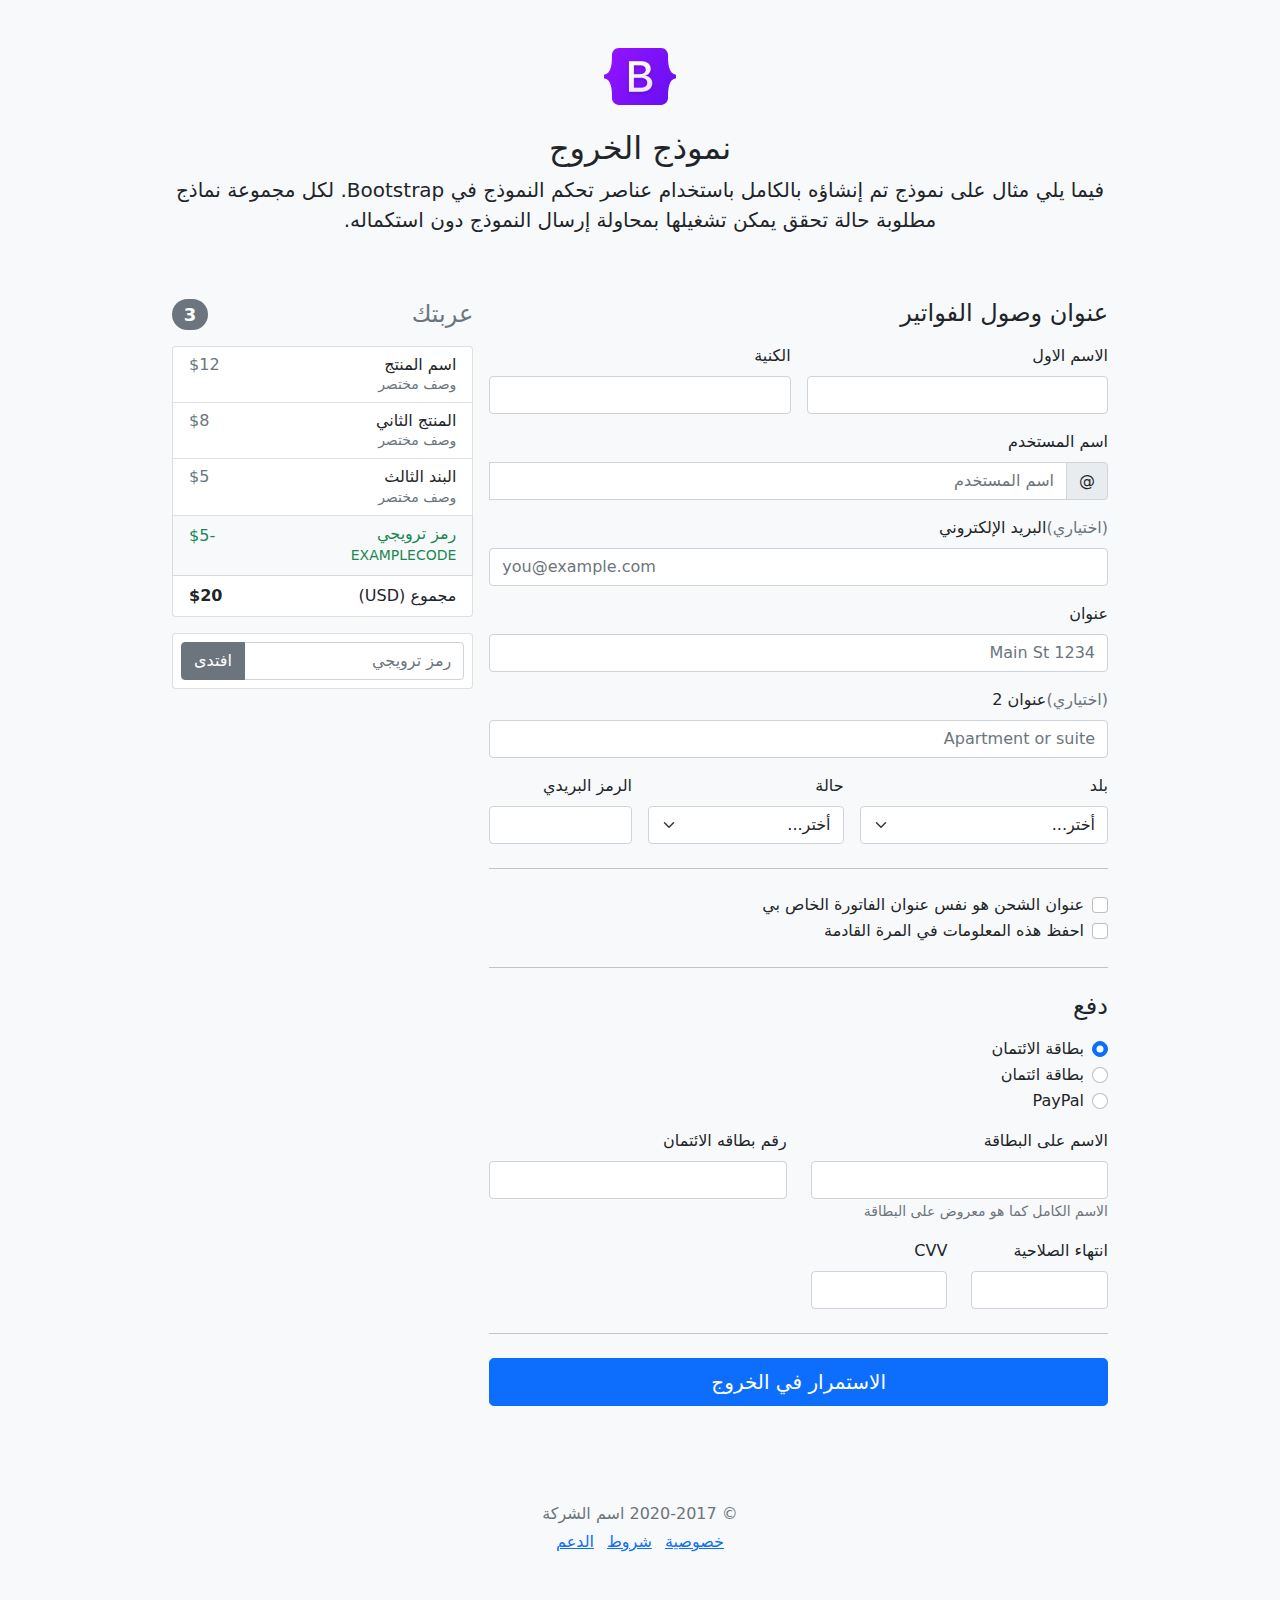
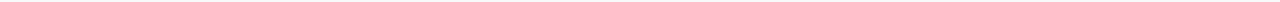
<file: bootstrap-5.0.0-beta1-examples/checkout-rtl/index.html>
<!doctype html>
<html lang="ar" dir="rtl">
  <head>
    <meta charset="utf-8">
    <meta name="viewport" content="width=device-width, initial-scale=1">
    <meta name="description" content="">
    <meta name="author" content="Mark Otto, Jacob Thornton, and Bootstrap contributors">
    <meta name="generator" content="Hugo 0.79.0">
    <title>مثال الخروج · Bootstrap v5.0</title>

    <link rel="canonical" href="https://getbootstrap.com/docs/5.0/examples/checkout-rtl/">

    

    <!-- Bootstrap core CSS -->
<link href="../assets/dist/css/bootstrap.rtl.min.css" rel="stylesheet">

    <style>
      .bd-placeholder-img {
        font-size: 1.125rem;
        text-anchor: middle;
        -webkit-user-select: none;
        -moz-user-select: none;
        user-select: none;
      }

      @media (min-width: 768px) {
        .bd-placeholder-img-lg {
          font-size: 3.5rem;
        }
      }
    </style>

    
    <!-- Custom styles for this template -->
    <link href="../checkout/form-validation.css" rel="stylesheet">
  </head>
  <body class="bg-light">
    
<div class="container">
  <main>
    <div class="py-5 text-center">
      <img class="d-block mx-auto mb-4" src="../assets/brand/bootstrap-logo.svg" alt="" width="72" height="57">
      <h2>نموذج الخروج</h2>
      <p class="lead">فيما يلي مثال على نموذج تم إنشاؤه بالكامل باستخدام عناصر تحكم النموذج في Bootstrap. لكل مجموعة نماذج مطلوبة حالة تحقق يمكن تشغيلها بمحاولة إرسال النموذج دون استكماله.</p>
    </div>

    <div class="row g-3">
      <div class="col-md-5 col-lg-4 order-md-last">
        <h4 class="d-flex justify-content-between align-items-center mb-3">
          <span class="text-muted">عربتك</span>
          <span class="badge bg-secondary rounded-pill">3</span>
        </h4>
        <ul class="list-group mb-3">
          <li class="list-group-item d-flex justify-content-between lh-sm">
            <div>
              <h6 class="my-0">اسم المنتج</h6>
              <small class="text-muted">وصف مختصر</small>
            </div>
            <span class="text-muted">$12</span>
          </li>
          <li class="list-group-item d-flex justify-content-between lh-sm">
            <div>
              <h6 class="my-0">المنتج الثاني</h6>
              <small class="text-muted">وصف مختصر</small>
            </div>
            <span class="text-muted">$8</span>
          </li>
          <li class="list-group-item d-flex justify-content-between lh-sm">
            <div>
              <h6 class="my-0">البند الثالث</h6>
              <small class="text-muted">وصف مختصر</small>
            </div>
            <span class="text-muted">$5</span>
          </li>
          <li class="list-group-item d-flex justify-content-between bg-light">
            <div class="text-success">
              <h6 class="my-0">رمز ترويجي</h6>
              <small>EXAMPLECODE</small>
            </div>
            <span class="text-success">-$5</span>
          </li>
          <li class="list-group-item d-flex justify-content-between">
            <span>مجموع (USD)</span>
            <strong>$20</strong>
          </li>
        </ul>

        <form class="card p-2">
          <div class="input-group">
            <input type="text" class="form-control" placeholder="رمز ترويجي">
            <button type="submit" class="btn btn-secondary">افتدى</button>
          </div>
        </form>
      </div>
      <div class="col-md-7 col-lg-8">
        <h4 class="mb-3">عنوان وصول الفواتير</h4>
        <form class="needs-validation" novalidate>
          <div class="row g-3">
            <div class="col-sm-6">
              <label for="firstName" class="form-label">الاسم الاول</label>
              <input type="text" class="form-control" id="firstName" placeholder="" value="" required>
              <div class="invalid-feedback">
                مطلوب الاسم الأول صالح.
              </div>
            </div>

            <div class="col-sm-6">
              <label for="lastName" class="form-label">الكنية</label>
              <input type="text" class="form-control" id="lastName" placeholder="" value="" required>
              <div class="invalid-feedback">
                مطلوب اسم أخير صالح.
              </div>
            </div>

            <div class="col-12">
              <label for="username" class="form-label">اسم المستخدم</label>
              <div class="input-group">
                <span class="input-group-text">@</span>
                <input type="text" class="form-control" id="username" placeholder="اسم المستخدم" required>
              <div class="invalid-feedback">
                اسم المستخدم الخاص بك مطلوب.
                </div>
              </div>
            </div>

            <div class="col-12">
              <label for="email" class="form-label"><span class="text-muted">(اختياري)</span>البريد الإلكتروني </label>
              <input type="email" class="form-control" id="email" placeholder="you@example.com">
              <div class="invalid-feedback">
                يرجى إدخال عنوان بريد إلكتروني صالح لتحديثات الشحن.
              </div>
            </div>

            <div class="col-12">
              <label for="address" class="form-label">عنوان</label>
              <input type="text" class="form-control" id="address" placeholder="1234 Main St" required>
              <div class="invalid-feedback">
                يرجى إدخال عنوان الشحن الخاص بك.
              </div>
            </div>

            <div class="col-12">
              <label for="address2" class="form-label"><span class="text-muted">(اختياري)</span>عنوان 2 </label>
              <input type="text" class="form-control" id="address2" placeholder="Apartment or suite">
            </div>

            <div class="col-md-5">
              <label for="country" class="form-label">بلد</label>
              <select class="form-select" id="country" required>
                <option value="">أختر...</option>
                <option>الولايات المتحدة الأمريكية</option>
              </select>
              <div class="invalid-feedback">
                يرجى تحديد بلد صالح.
              </div>
            </div>

            <div class="col-md-4">
              <label for="state" class="form-label">حالة</label>
              <select class="form-select" id="state" required>
                <option value="">أختر...</option>
                <option>كاليفورنيا</option>
              </select>
              <div class="invalid-feedback">
                يرجى تقديم حالة صالحة.
              </div>
            </div>

            <div class="col-md-3">
              <label for="zip" class="form-label">الرمز البريدي</label>
              <input type="text" class="form-control" id="zip" placeholder="" required>
              <div class="invalid-feedback">
                الرمز البريدي مطلوب.
              </div>
            </div>
          </div>

          <hr class="my-4">

          <div class="form-check">
            <input type="checkbox" class="form-check-input" id="same-address">
            <label class="form-check-label" for="same-address">عنوان الشحن هو نفس عنوان الفاتورة الخاص بي</label>
          </div>

          <div class="form-check">
            <input type="checkbox" class="form-check-input" id="save-info">
            <label class="form-check-label" for="save-info">احفظ هذه المعلومات في المرة القادمة</label>
          </div>

          <hr class="my-4">

          <h4 class="mb-3">دفع</h4>

          <div class="my-3">
            <div class="form-check">
              <input id="credit" name="paymentMethod" type="radio" class="form-check-input" checked required>
              <label class="form-check-label" for="credit">بطاقة الائتمان</label>
            </div>
            <div class="form-check">
              <input id="debit" name="paymentMethod" type="radio" class="form-check-input" required>
              <label class="form-check-label" for="debit">بطاقة ائتمان</label>
            </div>
            <div class="form-check">
              <input id="paypal" name="paymentMethod" type="radio" class="form-check-input" required>
              <label class="form-check-label" for="paypal">PayPal</label>
            </div>
          </div>

          <div class="row gy-3">
            <div class="col-md-6">
              <label for="cc-name" class="form-label">الاسم على البطاقة</label>
              <input type="text" class="form-control" id="cc-name" placeholder="" required>
              <small class="text-muted">الاسم الكامل كما هو معروض على البطاقة</small>
              <div class="invalid-feedback">
                الاسم على البطاقة مطلوب
              </div>
            </div>

            <div class="col-md-6">
              <label for="cc-number" class="form-label">رقم بطاقه الائتمان</label>
              <input type="text" class="form-control" id="cc-number" placeholder="" required>
              <div class="invalid-feedback">
                رقم بطاقة الائتمان مطلوب
              </div>
            </div>

            <div class="col-md-3">
              <label for="cc-expiration" class="form-label">انتهاء الصلاحية</label>
              <input type="text" class="form-control" id="cc-expiration" placeholder="" required>
              <div class="invalid-feedback">
                تاريخ انتهاء الصلاحية مطلوب
              </div>
            </div>

            <div class="col-md-3">
              <label for="cc-cvv" class="form-label">CVV</label>
              <input type="text" class="form-control" id="cc-cvv" placeholder="" required>
              <div class="invalid-feedback">
                رمز الحماية مطلوب
              </div>
            </div>
          </div>

          <hr class="my-4">

          <button class="w-100 btn btn-primary btn-lg" type="submit">الاستمرار في الخروج</button>
        </form>
      </div>
    </div>
  </main>
  <footer class="my-5 pt-5 text-muted text-center text-small">
    <p class="mb-1">&copy; 2020-2017 اسم الشركة</p>
    <ul class="list-inline">
      <li class="list-inline-item"><a href="#">خصوصية</a></li>
      <li class="list-inline-item"><a href="#">شروط</a></li>
      <li class="list-inline-item"><a href="#">الدعم</a></li>
    </ul>
  </footer>
</div>


    <script src="../assets/dist/js/bootstrap.bundle.min.js"></script>

      <script src="../checkout/form-validation.js"></script>
  </body>
</html>
</file>
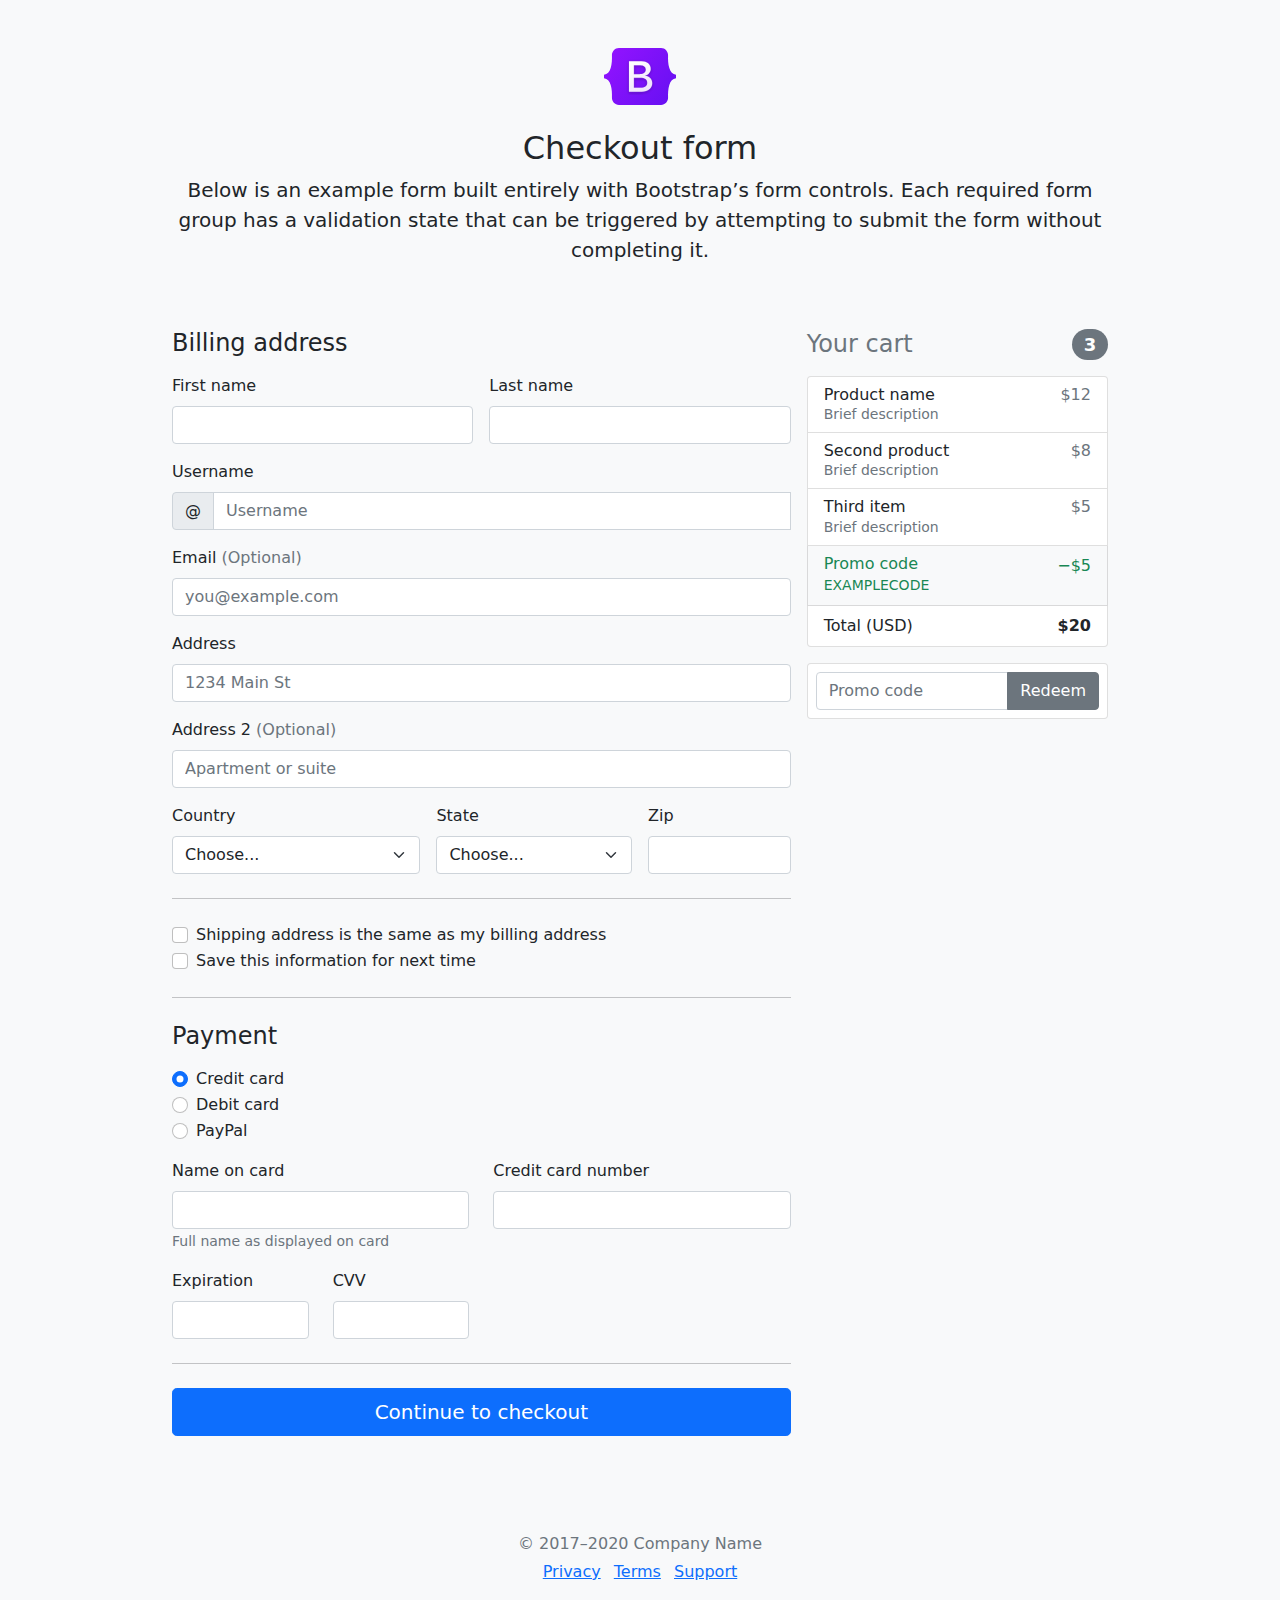
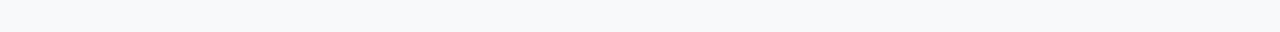
<file: bootstrap-5.0.0-beta1-examples/checkout/index.html>
<!doctype html>
<html lang="en">
  <head>
    <meta charset="utf-8">
    <meta name="viewport" content="width=device-width, initial-scale=1">
    <meta name="description" content="">
    <meta name="author" content="Mark Otto, Jacob Thornton, and Bootstrap contributors">
    <meta name="generator" content="Hugo 0.79.0">
    <title>Checkout example · Bootstrap v5.0</title>

    <link rel="canonical" href="https://getbootstrap.com/docs/5.0/examples/checkout/">

    

    <!-- Bootstrap core CSS -->
<link href="../assets/dist/css/bootstrap.min.css" rel="stylesheet">

    <style>
      .bd-placeholder-img {
        font-size: 1.125rem;
        text-anchor: middle;
        -webkit-user-select: none;
        -moz-user-select: none;
        user-select: none;
      }

      @media (min-width: 768px) {
        .bd-placeholder-img-lg {
          font-size: 3.5rem;
        }
      }
    </style>

    
    <!-- Custom styles for this template -->
    <link href="form-validation.css" rel="stylesheet">
  </head>
  <body class="bg-light">
    
<div class="container">
  <main>
    <div class="py-5 text-center">
      <img class="d-block mx-auto mb-4" src="../assets/brand/bootstrap-logo.svg" alt="" width="72" height="57">
      <h2>Checkout form</h2>
      <p class="lead">Below is an example form built entirely with Bootstrap’s form controls. Each required form group has a validation state that can be triggered by attempting to submit the form without completing it.</p>
    </div>

    <div class="row g-3">
      <div class="col-md-5 col-lg-4 order-md-last">
        <h4 class="d-flex justify-content-between align-items-center mb-3">
          <span class="text-muted">Your cart</span>
          <span class="badge bg-secondary rounded-pill">3</span>
        </h4>
        <ul class="list-group mb-3">
          <li class="list-group-item d-flex justify-content-between lh-sm">
            <div>
              <h6 class="my-0">Product name</h6>
              <small class="text-muted">Brief description</small>
            </div>
            <span class="text-muted">$12</span>
          </li>
          <li class="list-group-item d-flex justify-content-between lh-sm">
            <div>
              <h6 class="my-0">Second product</h6>
              <small class="text-muted">Brief description</small>
            </div>
            <span class="text-muted">$8</span>
          </li>
          <li class="list-group-item d-flex justify-content-between lh-sm">
            <div>
              <h6 class="my-0">Third item</h6>
              <small class="text-muted">Brief description</small>
            </div>
            <span class="text-muted">$5</span>
          </li>
          <li class="list-group-item d-flex justify-content-between bg-light">
            <div class="text-success">
              <h6 class="my-0">Promo code</h6>
              <small>EXAMPLECODE</small>
            </div>
            <span class="text-success">−$5</span>
          </li>
          <li class="list-group-item d-flex justify-content-between">
            <span>Total (USD)</span>
            <strong>$20</strong>
          </li>
        </ul>

        <form class="card p-2">
          <div class="input-group">
            <input type="text" class="form-control" placeholder="Promo code">
            <button type="submit" class="btn btn-secondary">Redeem</button>
          </div>
        </form>
      </div>
      <div class="col-md-7 col-lg-8">
        <h4 class="mb-3">Billing address</h4>
        <form class="needs-validation" novalidate>
          <div class="row g-3">
            <div class="col-sm-6">
              <label for="firstName" class="form-label">First name</label>
              <input type="text" class="form-control" id="firstName" placeholder="" value="" required>
              <div class="invalid-feedback">
                Valid first name is required.
              </div>
            </div>

            <div class="col-sm-6">
              <label for="lastName" class="form-label">Last name</label>
              <input type="text" class="form-control" id="lastName" placeholder="" value="" required>
              <div class="invalid-feedback">
                Valid last name is required.
              </div>
            </div>

            <div class="col-12">
              <label for="username" class="form-label">Username</label>
              <div class="input-group">
                <span class="input-group-text">@</span>
                <input type="text" class="form-control" id="username" placeholder="Username" required>
              <div class="invalid-feedback">
                  Your username is required.
                </div>
              </div>
            </div>

            <div class="col-12">
              <label for="email" class="form-label">Email <span class="text-muted">(Optional)</span></label>
              <input type="email" class="form-control" id="email" placeholder="you@example.com">
              <div class="invalid-feedback">
                Please enter a valid email address for shipping updates.
              </div>
            </div>

            <div class="col-12">
              <label for="address" class="form-label">Address</label>
              <input type="text" class="form-control" id="address" placeholder="1234 Main St" required>
              <div class="invalid-feedback">
                Please enter your shipping address.
              </div>
            </div>

            <div class="col-12">
              <label for="address2" class="form-label">Address 2 <span class="text-muted">(Optional)</span></label>
              <input type="text" class="form-control" id="address2" placeholder="Apartment or suite">
            </div>

            <div class="col-md-5">
              <label for="country" class="form-label">Country</label>
              <select class="form-select" id="country" required>
                <option value="">Choose...</option>
                <option>United States</option>
              </select>
              <div class="invalid-feedback">
                Please select a valid country.
              </div>
            </div>

            <div class="col-md-4">
              <label for="state" class="form-label">State</label>
              <select class="form-select" id="state" required>
                <option value="">Choose...</option>
                <option>California</option>
              </select>
              <div class="invalid-feedback">
                Please provide a valid state.
              </div>
            </div>

            <div class="col-md-3">
              <label for="zip" class="form-label">Zip</label>
              <input type="text" class="form-control" id="zip" placeholder="" required>
              <div class="invalid-feedback">
                Zip code required.
              </div>
            </div>
          </div>

          <hr class="my-4">

          <div class="form-check">
            <input type="checkbox" class="form-check-input" id="same-address">
            <label class="form-check-label" for="same-address">Shipping address is the same as my billing address</label>
          </div>

          <div class="form-check">
            <input type="checkbox" class="form-check-input" id="save-info">
            <label class="form-check-label" for="save-info">Save this information for next time</label>
          </div>

          <hr class="my-4">

          <h4 class="mb-3">Payment</h4>

          <div class="my-3">
            <div class="form-check">
              <input id="credit" name="paymentMethod" type="radio" class="form-check-input" checked required>
              <label class="form-check-label" for="credit">Credit card</label>
            </div>
            <div class="form-check">
              <input id="debit" name="paymentMethod" type="radio" class="form-check-input" required>
              <label class="form-check-label" for="debit">Debit card</label>
            </div>
            <div class="form-check">
              <input id="paypal" name="paymentMethod" type="radio" class="form-check-input" required>
              <label class="form-check-label" for="paypal">PayPal</label>
            </div>
          </div>

          <div class="row gy-3">
            <div class="col-md-6">
              <label for="cc-name" class="form-label">Name on card</label>
              <input type="text" class="form-control" id="cc-name" placeholder="" required>
              <small class="text-muted">Full name as displayed on card</small>
              <div class="invalid-feedback">
                Name on card is required
              </div>
            </div>

            <div class="col-md-6">
              <label for="cc-number" class="form-label">Credit card number</label>
              <input type="text" class="form-control" id="cc-number" placeholder="" required>
              <div class="invalid-feedback">
                Credit card number is required
              </div>
            </div>

            <div class="col-md-3">
              <label for="cc-expiration" class="form-label">Expiration</label>
              <input type="text" class="form-control" id="cc-expiration" placeholder="" required>
              <div class="invalid-feedback">
                Expiration date required
              </div>
            </div>

            <div class="col-md-3">
              <label for="cc-cvv" class="form-label">CVV</label>
              <input type="text" class="form-control" id="cc-cvv" placeholder="" required>
              <div class="invalid-feedback">
                Security code required
              </div>
            </div>
          </div>

          <hr class="my-4">

          <button class="w-100 btn btn-primary btn-lg" type="submit">Continue to checkout</button>
        </form>
      </div>
    </div>
  </main>

  <footer class="my-5 pt-5 text-muted text-center text-small">
    <p class="mb-1">&copy; 2017–2020 Company Name</p>
    <ul class="list-inline">
      <li class="list-inline-item"><a href="#">Privacy</a></li>
      <li class="list-inline-item"><a href="#">Terms</a></li>
      <li class="list-inline-item"><a href="#">Support</a></li>
    </ul>
  </footer>
</div>


    <script src="../assets/dist/js/bootstrap.bundle.min.js"></script>

      <script src="form-validation.js"></script>
  </body>
</html>
</file>
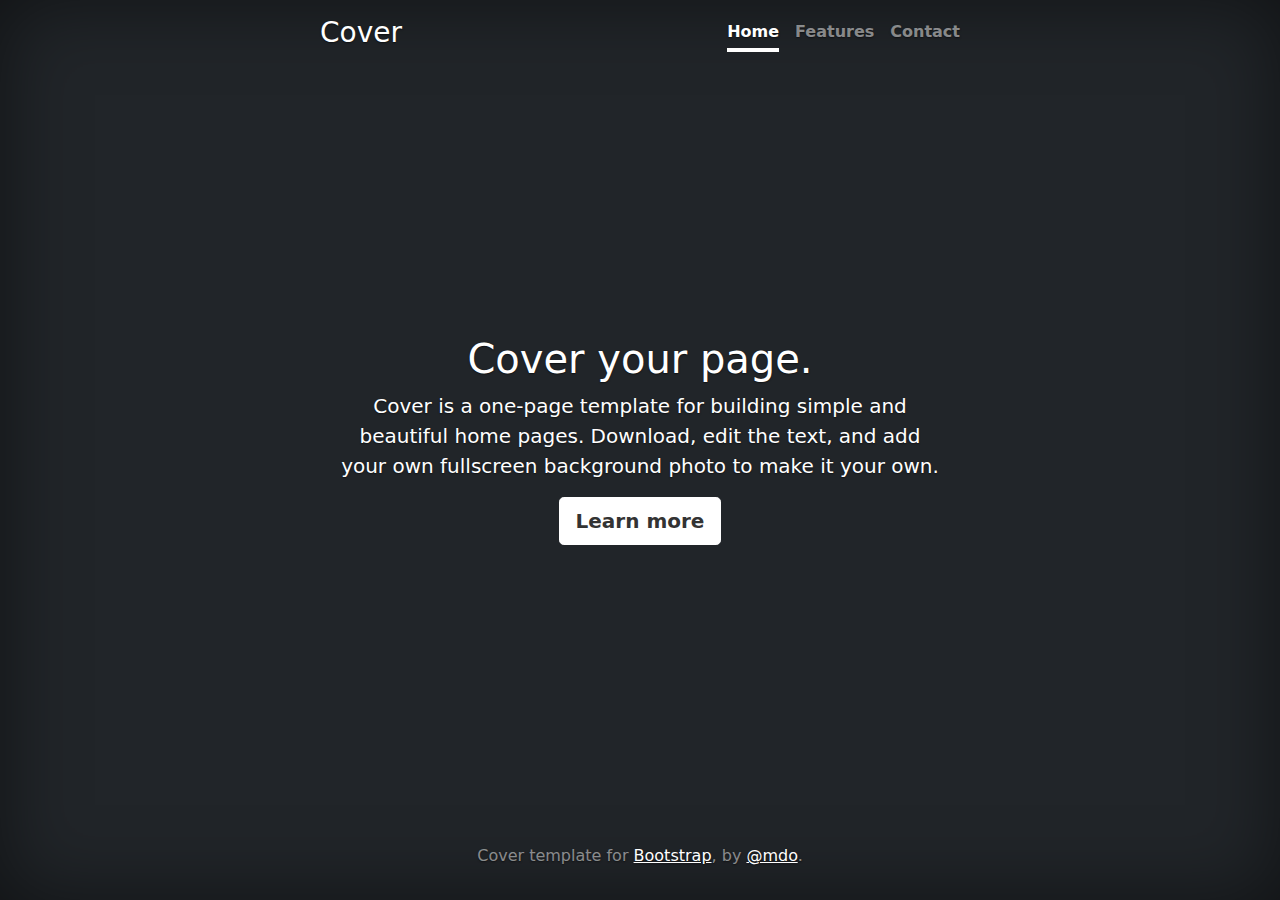
<file: bootstrap-5.0.0-beta1-examples/cover/index.html>
<!doctype html>
<html lang="en" class="h-100">
  <head>
    <meta charset="utf-8">
    <meta name="viewport" content="width=device-width, initial-scale=1">
    <meta name="description" content="">
    <meta name="author" content="Mark Otto, Jacob Thornton, and Bootstrap contributors">
    <meta name="generator" content="Hugo 0.79.0">
    <title>Cover Template · Bootstrap v5.0</title>

    <link rel="canonical" href="https://getbootstrap.com/docs/5.0/examples/cover/">

    

    <!-- Bootstrap core CSS -->
<link href="../assets/dist/css/bootstrap.min.css" rel="stylesheet">

    <style>
      .bd-placeholder-img {
        font-size: 1.125rem;
        text-anchor: middle;
        -webkit-user-select: none;
        -moz-user-select: none;
        user-select: none;
      }

      @media (min-width: 768px) {
        .bd-placeholder-img-lg {
          font-size: 3.5rem;
        }
      }
    </style>

    
    <!-- Custom styles for this template -->
    <link href="cover.css" rel="stylesheet">
  </head>
  <body class="d-flex h-100 text-center text-white bg-dark">
    
<div class="cover-container d-flex w-100 h-100 p-3 mx-auto flex-column">
  <header class="mb-auto">
    <div>
      <h3 class="float-md-start mb-0">Cover</h3>
      <nav class="nav nav-masthead justify-content-center float-md-end">
        <a class="nav-link active" aria-current="page" href="#">Home</a>
        <a class="nav-link" href="#">Features</a>
        <a class="nav-link" href="#">Contact</a>
      </nav>
    </div>
  </header>

  <main class="px-3">
    <h1>Cover your page.</h1>
    <p class="lead">Cover is a one-page template for building simple and beautiful home pages. Download, edit the text, and add your own fullscreen background photo to make it your own.</p>
    <p class="lead">
      <a href="#" class="btn btn-lg btn-secondary fw-bold border-white bg-white">Learn more</a>
    </p>
  </main>

  <footer class="mt-auto text-white-50">
    <p>Cover template for <a href="https://getbootstrap.com/" class="text-white">Bootstrap</a>, by <a href="https://twitter.com/mdo" class="text-white">@mdo</a>.</p>
  </footer>
</div>


    
  </body>
</html>
</file>
<file: bootstrap-5.0.0-beta1-examples/blog/blog.rtl.css>
/* stylelint-disable selector-list-comma-newline-after */

.blog-header {
  line-height: 1;
  border-bottom: 1px solid #e5e5e5;
}

.blog-header-logo {
  font-family: Amiri, Georgia, "Times New Roman", serif;
  font-size: 2.25rem;
}

.blog-header-logo:hover {
  text-decoration: none;
}

h1, h2, h3, h4, h5, h6 {
  font-family: Amiri, Georgia, "Times New Roman", serif;
}

.display-4 {
  font-size: 2.5rem;
}
@media (min-width: 768px) {
  .display-4 {
    font-size: 3rem;
  }
}

.nav-scroller {
  position: relative;
  z-index: 2;
  height: 2.75rem;
  overflow-y: hidden;
}

.nav-scroller .nav {
  display: flex;
  flex-wrap: nowrap;
  padding-bottom: 1rem;
  margin-top: -1px;
  overflow-x: auto;
  text-align: center;
  white-space: nowrap;
  -webkit-overflow-scrolling: touch;
}

.nav-scroller .nav-link {
  padding-top: .75rem;
  padding-bottom: .75rem;
  font-size: .875rem;
}

.card-img-right {
  height: 100%;
  border-radius: 3px 0 0 3px;
}

.flex-auto {
  flex: 0 0 auto;
}

.h-250 { height: 250px; }
@media (min-width: 768px) {
  .h-md-250 { height: 250px; }
}

/* Pagination */
.blog-pagination {
  margin-bottom: 4rem;
}
.blog-pagination > .btn {
  border-radius: 2rem;
}

/*
 * Blog posts
 */
.blog-post {
  margin-bottom: 4rem;
}
.blog-post-title {
  margin-bottom: .25rem;
  font-size: 2.5rem;
}
.blog-post-meta {
  margin-bottom: 1.25rem;
  color: #727272;
}

/*
 * Footer
 */
.blog-footer {
  padding: 2.5rem 0;
  color: #727272;
  text-align: center;
  background-color: #f9f9f9;
  border-top: .05rem solid #e5e5e5;
}
.blog-footer p:last-child {
  margin-bottom: 0;
}
</file>
<file: bootstrap-5.0.0-beta1-examples/blog/blog.css>
/* stylelint-disable selector-list-comma-newline-after */

.blog-header {
  line-height: 1;
  border-bottom: 1px solid #e5e5e5;
}

.blog-header-logo {
  font-family: "Playfair Display", Georgia, "Times New Roman", serif/*rtl:Amiri, Georgia, "Times New Roman", serif*/;
  font-size: 2.25rem;
}

.blog-header-logo:hover {
  text-decoration: none;
}

h1, h2, h3, h4, h5, h6 {
  font-family: "Playfair Display", Georgia, "Times New Roman", serif/*rtl:Amiri, Georgia, "Times New Roman", serif*/;
}

.display-4 {
  font-size: 2.5rem;
}
@media (min-width: 768px) {
  .display-4 {
    font-size: 3rem;
  }
}

.nav-scroller {
  position: relative;
  z-index: 2;
  height: 2.75rem;
  overflow-y: hidden;
}

.nav-scroller .nav {
  display: flex;
  flex-wrap: nowrap;
  padding-bottom: 1rem;
  margin-top: -1px;
  overflow-x: auto;
  text-align: center;
  white-space: nowrap;
  -webkit-overflow-scrolling: touch;
}

.nav-scroller .nav-link {
  padding-top: .75rem;
  padding-bottom: .75rem;
  font-size: .875rem;
}

.card-img-right {
  height: 100%;
  border-radius: 0 3px 3px 0;
}

.flex-auto {
  flex: 0 0 auto;
}

.h-250 { height: 250px; }
@media (min-width: 768px) {
  .h-md-250 { height: 250px; }
}

/* Pagination */
.blog-pagination {
  margin-bottom: 4rem;
}
.blog-pagination > .btn {
  border-radius: 2rem;
}

/*
 * Blog posts
 */
.blog-post {
  margin-bottom: 4rem;
}
.blog-post-title {
  margin-bottom: .25rem;
  font-size: 2.5rem;
}
.blog-post-meta {
  margin-bottom: 1.25rem;
  color: #727272;
}

/*
 * Footer
 */
.blog-footer {
  padding: 2.5rem 0;
  color: #727272;
  text-align: center;
  background-color: #f9f9f9;
  border-top: .05rem solid #e5e5e5;
}
.blog-footer p:last-child {
  margin-bottom: 0;
}
</file>
<file: bootstrap-5.0.0-beta1-examples/carousel/carousel.rtl.css>
/* GLOBAL STYLES
-------------------------------------------------- */
/* Padding below the footer and lighter body text */

body {
  padding-top: 3rem;
  padding-bottom: 3rem;
  color: #5a5a5a;
}


/* CUSTOMIZE THE CAROUSEL
-------------------------------------------------- */

/* Carousel base class */
.carousel {
  margin-bottom: 4rem;
}
/* Since positioning the image, we need to help out the caption */
.carousel-caption {
  bottom: 3rem;
  z-index: 10;
}

/* Declare heights because of positioning of img element */
.carousel-item {
  height: 32rem;
}
.carousel-item > img {
  position: absolute;
  top: 0;
  right: 0;
  min-width: 100%;
  height: 32rem;
}


/* MARKETING CONTENT
-------------------------------------------------- */

/* Center align the text within the three columns below the carousel */
.marketing .col-lg-4 {
  margin-bottom: 1.5rem;
  text-align: center;
}
.marketing h2 {
  font-weight: 400;
}
.marketing .col-lg-4 p {
  margin-right: .75rem;
  margin-left: .75rem;
}


/* Featurettes
------------------------- */

.featurette-divider {
  margin: 5rem 0; /* Space out the Bootstrap <hr> more */
}

/* Thin out the marketing headings */
.featurette-heading {
  font-weight: 300;
  line-height: 1;
}


/* RESPONSIVE CSS
-------------------------------------------------- */

@media (min-width: 40em) {
  /* Bump up size of carousel content */
  .carousel-caption p {
    margin-bottom: 1.25rem;
    font-size: 1.25rem;
    line-height: 1.4;
  }

  .featurette-heading {
    font-size: 50px;
  }
}

@media (min-width: 62em) {
  .featurette-heading {
    margin-top: 7rem;
  }
}
</file>
<file: bootstrap-5.0.0-beta1-examples/carousel/carousel.css>
/* GLOBAL STYLES
-------------------------------------------------- */
/* Padding below the footer and lighter body text */

body {
  padding-top: 3rem;
  padding-bottom: 3rem;
  color: #5a5a5a;
}


/* CUSTOMIZE THE CAROUSEL
-------------------------------------------------- */

/* Carousel base class */
.carousel {
  margin-bottom: 4rem;
}
/* Since positioning the image, we need to help out the caption */
.carousel-caption {
  bottom: 3rem;
  z-index: 10;
}

/* Declare heights because of positioning of img element */
.carousel-item {
  height: 32rem;
}
.carousel-item > img {
  position: absolute;
  top: 0;
  left: 0;
  min-width: 100%;
  height: 32rem;
}


/* MARKETING CONTENT
-------------------------------------------------- */

/* Center align the text within the three columns below the carousel */
.marketing .col-lg-4 {
  margin-bottom: 1.5rem;
  text-align: center;
}
.marketing h2 {
  font-weight: 400;
}
/* rtl:begin:ignore */
.marketing .col-lg-4 p {
  margin-right: .75rem;
  margin-left: .75rem;
}
/* rtl:end:ignore */


/* Featurettes
------------------------- */

.featurette-divider {
  margin: 5rem 0; /* Space out the Bootstrap <hr> more */
}

/* Thin out the marketing headings */
.featurette-heading {
  font-weight: 300;
  line-height: 1;
  /* rtl:remove */
  letter-spacing: -.05rem;
}


/* RESPONSIVE CSS
-------------------------------------------------- */

@media (min-width: 40em) {
  /* Bump up size of carousel content */
  .carousel-caption p {
    margin-bottom: 1.25rem;
    font-size: 1.25rem;
    line-height: 1.4;
  }

  .featurette-heading {
    font-size: 50px;
  }
}

@media (min-width: 62em) {
  .featurette-heading {
    margin-top: 7rem;
  }
}
</file>
<file: bootstrap-5.0.0-beta1-examples/checkout/form-validation.css>
.container {
  max-width: 960px;
}
</file>
<file: bootstrap-5.0.0-beta1-examples/cover/cover.css>
/*
 * Globals
 */


/* Custom default button */
.btn-secondary,
.btn-secondary:hover,
.btn-secondary:focus {
  color: #333;
  text-shadow: none; /* Prevent inheritance from `body` */
}


/*
 * Base structure
 */

body {
  text-shadow: 0 .05rem .1rem rgba(0, 0, 0, .5);
  box-shadow: inset 0 0 5rem rgba(0, 0, 0, .5);
}

.cover-container {
  max-width: 42em;
}


/*
 * Header
 */

.nav-masthead .nav-link {
  padding: .25rem 0;
  font-weight: 700;
  color: rgba(255, 255, 255, .5);
  background-color: transparent;
  border-bottom: .25rem solid transparent;
}

.nav-masthead .nav-link:hover,
.nav-masthead .nav-link:focus {
  border-bottom-color: rgba(255, 255, 255, .25);
}

.nav-masthead .nav-link + .nav-link {
  margin-left: 1rem;
}

.nav-masthead .active {
  color: #fff;
  border-bottom-color: #fff;
}
</file>
<file: bootstrap-5.0.0-beta1-examples/cheatsheet/cheatsheet.rtl.css>
body {
  scroll-behavior: smooth;
}

/**
 * Bootstrap "Journal code" icon
 * @link https://icons.getbootstrap.com/icons/journal-code/
 */
.bd-heading a::before {
  display: inline-block;
  width: 1em;
  height: 1em;
  margin-left: .25rem;
  content: "";
  background-image: url("data:image/svg+xml,%3Csvg xmlns='http://www.w3.org/2000/svg' fill='%25230d6efd' viewBox='0 0 16 16'%3E%3Cpath d='M4 1h8a2 2 0 0 1 2 2v10a2 2 0 0 1-2 2H4a2 2 0 0 1-2-2h1a1 1 0 0 0 1 1h8a1 1 0 0 0 1-1V3a1 1 0 0 0-1-1H4a1 1 0 0 0-1 1H2a2 2 0 0 1 2-2z'/%3E%3Cpath d='M2 5v-.5a.5.5 0 0 1 1 0V5h.5a.5.5 0 0 1 0 1h-2a.5.5 0 0 1 0-1H2zm0 3v-.5a.5.5 0 0 1 1 0V8h.5a.5.5 0 0 1 0 1h-2a.5.5 0 0 1 0-1H2zm0 3v-.5a.5.5 0 0 1 1 0v.5h.5a.5.5 0 0 1 0 1h-2a.5.5 0 0 1 0-1H2z'/%3E%3Cpath fill-rule='evenodd' d='M8.646 5.646a.5.5 0 0 1 .708 0l2 2a.5.5 0 0 1 0 .708l-2 2a.5.5 0 0 1-.708-.708L10.293 8 8.646 6.354a.5.5 0 0 1 0-.708zm-1.292 0a.5.5 0 0 0-.708 0l-2 2a.5.5 0 0 0 0 .708l2 2a.5.5 0 0 0 .708-.708L5.707 8l1.647-1.646a.5.5 0 0 0 0-.708z'/%3E%3C/svg%3E");
  background-size: 1em;
}

/* stylelint-disable-next-line selector-max-universal */
.bd-heading + div > * + * {
  margin-top: 3rem;
}

/* Table of contents */
.bd-aside a {
  padding: .1875rem .5rem;
  margin-top: .125rem;
  margin-right: .3125rem;
  color: rgba(0, 0, 0, .65);
  text-decoration: none;
}

.bd-aside a:hover,
.bd-aside a:focus {
  color: rgba(0, 0, 0, .85);
  background-color: rgba(121, 82, 179, .1);
}

.bd-aside .active {
  font-weight: 600;
  color: rgba(0, 0, 0, .85);
}

.bd-aside .btn {
  padding: .25rem .5rem;
  font-weight: 600;
  color: rgba(0, 0, 0, .65);
  border: 0;
}

.bd-aside .btn:hover,
.bd-aside .btn:focus {
  color: rgba(0, 0, 0, .85);
  background-color: rgba(121, 82, 179, .1);
}

.bd-aside .btn:focus {
  box-shadow: 0 0 0 1px rgba(121, 82, 179, .7);
}

.bd-aside .btn::before {
  width: 1.25em;
  line-height: 0;
  content: url("data:image/svg+xml,%3csvg xmlns='http://www.w3.org/2000/svg' width='16' height='16' viewBox='0 0 16 16'%3e%3cpath fill='none' stroke='rgba%280,0,0,.5%29' stroke-linecap='round' stroke-linejoin='round' stroke-width='2' d='M5 14l6-6-6-6'/%3e%3c/svg%3e");
  transition: transform .35s ease;
  transform-origin: .5em 50%;
}

.bd-aside .btn[aria-expanded="true"]::before {
  transform: rotate(90deg);
}


/* Examples */
.scrollspy-example {
  position: relative;
  height: 200px;
  margin-top: .5rem;
  overflow: auto;
}

[id="modal"] .bd-example .btn,
[id="buttons"] .bd-example .btn,
[id="tooltips"] .bd-example .btn,
[id="popovers"] .bd-example .btn,
[id="dropdowns"] .bd-example .btn-group,
[id="dropdowns"] .bd-example .dropdown,
[id="dropdowns"] .bd-example .dropup,
[id="dropdowns"] .bd-example .dropend,
[id="dropdowns"] .bd-example .dropstart {
  margin: 0 0 1rem 1rem;
}

/* Layout */
@media (min-width: 1200px) {
  body {
    display: grid;
    gap: 1rem;
    grid-template-columns: 1fr 4fr 1fr;
    grid-template-rows: auto;
  }

  .bd-header {
    position: fixed;
    top: 0;
    right: 0;
    left: 0;
    z-index: 1030;
    grid-column: 1 / span 3;
  }

  .bd-aside,
  .bd-cheatsheet {
    padding-top: 4rem;
  }

  /**
   * 1. Too bad only Firefox supports subgrids ATM
   */
  .bd-cheatsheet,
  .bd-cheatsheet section,
  .bd-cheatsheet article {
    display: inherit; /* 1 */
    gap: inherit; /* 1 */
    grid-template-columns: 1fr 4fr;
    grid-column: 1 / span 2;
    grid-template-rows: auto;
  }

  .bd-aside {
    grid-area: 1 / 3;
    scroll-margin-top: 4rem;
  }

  .bd-cheatsheet section,
  .bd-cheatsheet section > h2 {
    top: 2rem;
    scroll-margin-top: 2rem;
  }

  .bd-cheatsheet section > h2::before {
    position: absolute;
    top: 0;
    right: 0;
    bottom: -2rem;
    left: 0;
    z-index: -1;
    content: "";
    background-image: linear-gradient(to bottom, rgba(255, 255, 255, 1) calc(100% - 3rem), rgba(255, 255, 255, .01));
  }

  .bd-cheatsheet article,
  .bd-cheatsheet .bd-heading {
    top: 8rem;
    scroll-margin-top: 8rem;
  }

  .bd-cheatsheet .bd-heading {
    z-index: 1;
  }
}
</file>
<file: bootstrap-5.0.0-beta1-examples/cheatsheet/cheatsheet.css>
body {
  scroll-behavior: smooth;
}

/**
 * Bootstrap "Journal code" icon
 * @link https://icons.getbootstrap.com/icons/journal-code/
 */
.bd-heading a::before {
  display: inline-block;
  width: 1em;
  height: 1em;
  margin-right: .25rem;
  content: "";
  background-image: url("data:image/svg+xml,%3Csvg xmlns='http://www.w3.org/2000/svg' fill='%25230d6efd' viewBox='0 0 16 16'%3E%3Cpath d='M4 1h8a2 2 0 0 1 2 2v10a2 2 0 0 1-2 2H4a2 2 0 0 1-2-2h1a1 1 0 0 0 1 1h8a1 1 0 0 0 1-1V3a1 1 0 0 0-1-1H4a1 1 0 0 0-1 1H2a2 2 0 0 1 2-2z'/%3E%3Cpath d='M2 5v-.5a.5.5 0 0 1 1 0V5h.5a.5.5 0 0 1 0 1h-2a.5.5 0 0 1 0-1H2zm0 3v-.5a.5.5 0 0 1 1 0V8h.5a.5.5 0 0 1 0 1h-2a.5.5 0 0 1 0-1H2zm0 3v-.5a.5.5 0 0 1 1 0v.5h.5a.5.5 0 0 1 0 1h-2a.5.5 0 0 1 0-1H2z'/%3E%3Cpath fill-rule='evenodd' d='M8.646 5.646a.5.5 0 0 1 .708 0l2 2a.5.5 0 0 1 0 .708l-2 2a.5.5 0 0 1-.708-.708L10.293 8 8.646 6.354a.5.5 0 0 1 0-.708zm-1.292 0a.5.5 0 0 0-.708 0l-2 2a.5.5 0 0 0 0 .708l2 2a.5.5 0 0 0 .708-.708L5.707 8l1.647-1.646a.5.5 0 0 0 0-.708z'/%3E%3C/svg%3E");
  background-size: 1em;
}

/* stylelint-disable-next-line selector-max-universal */
.bd-heading + div > * + * {
  margin-top: 3rem;
}

/* Table of contents */
.bd-aside a {
  padding: .1875rem .5rem;
  margin-top: .125rem;
  margin-left: .3125rem;
  color: rgba(0, 0, 0, .65);
  text-decoration: none;
}

.bd-aside a:hover,
.bd-aside a:focus {
  color: rgba(0, 0, 0, .85);
  background-color: rgba(121, 82, 179, .1);
}

.bd-aside .active {
  font-weight: 600;
  color: rgba(0, 0, 0, .85);
}

.bd-aside .btn {
  padding: .25rem .5rem;
  font-weight: 600;
  color: rgba(0, 0, 0, .65);
  border: 0;
}

.bd-aside .btn:hover,
.bd-aside .btn:focus {
  color: rgba(0, 0, 0, .85);
  background-color: rgba(121, 82, 179, .1);
}

.bd-aside .btn:focus {
  box-shadow: 0 0 0 1px rgba(121, 82, 179, .7);
}

.bd-aside .btn::before {
  width: 1.25em;
  line-height: 0;
  content: url("data:image/svg+xml,%3csvg xmlns='http://www.w3.org/2000/svg' width='16' height='16' viewBox='0 0 16 16'%3e%3cpath fill='none' stroke='rgba%280,0,0,.5%29' stroke-linecap='round' stroke-linejoin='round' stroke-width='2' d='M5 14l6-6-6-6'/%3e%3c/svg%3e");
  transition: transform .35s ease;
  transform-origin: .5em 50%;
}

.bd-aside .btn[aria-expanded="true"]::before {
  transform: rotate(90deg)/* rtl:ignore */;
}


/* Examples */
.scrollspy-example {
  position: relative;
  height: 200px;
  margin-top: .5rem;
  overflow: auto;
}

[id="modal"] .bd-example .btn,
[id="buttons"] .bd-example .btn,
[id="tooltips"] .bd-example .btn,
[id="popovers"] .bd-example .btn,
[id="dropdowns"] .bd-example .btn-group,
[id="dropdowns"] .bd-example .dropdown,
[id="dropdowns"] .bd-example .dropup,
[id="dropdowns"] .bd-example .dropend,
[id="dropdowns"] .bd-example .dropstart {
  margin: 0 1rem 1rem 0;
}

/* Layout */
@media (min-width: 1200px) {
  body {
    display: grid;
    gap: 1rem;
    grid-template-columns: 1fr 4fr 1fr;
    grid-template-rows: auto;
  }

  .bd-header {
    position: fixed;
    top: 0;
    /* rtl:begin:ignore */
    right: 0;
    left: 0;
    /* rtl:end:ignore */
    z-index: 1030;
    grid-column: 1 / span 3;
  }

  .bd-aside,
  .bd-cheatsheet {
    padding-top: 4rem;
  }

  /**
   * 1. Too bad only Firefox supports subgrids ATM
   */
  .bd-cheatsheet,
  .bd-cheatsheet section,
  .bd-cheatsheet article {
    display: inherit; /* 1 */
    gap: inherit; /* 1 */
    grid-template-columns: 1fr 4fr;
    grid-column: 1 / span 2;
    grid-template-rows: auto;
  }

  .bd-aside {
    grid-area: 1 / 3;
    scroll-margin-top: 4rem;
  }

  .bd-cheatsheet section,
  .bd-cheatsheet section > h2 {
    top: 2rem;
    scroll-margin-top: 2rem;
  }

  .bd-cheatsheet section > h2::before {
    position: absolute;
    /* rtl:begin:ignore */
    top: 0;
    right: 0;
    bottom: -2rem;
    left: 0;
    /* rtl:end:ignore */
    z-index: -1;
    content: "";
    background-image: linear-gradient(to bottom, rgba(255, 255, 255, 1) calc(100% - 3rem), rgba(255, 255, 255, .01));
  }

  .bd-cheatsheet article,
  .bd-cheatsheet .bd-heading {
    top: 8rem;
    scroll-margin-top: 8rem;
  }

  .bd-cheatsheet .bd-heading {
    z-index: 1;
  }
}
</file>
